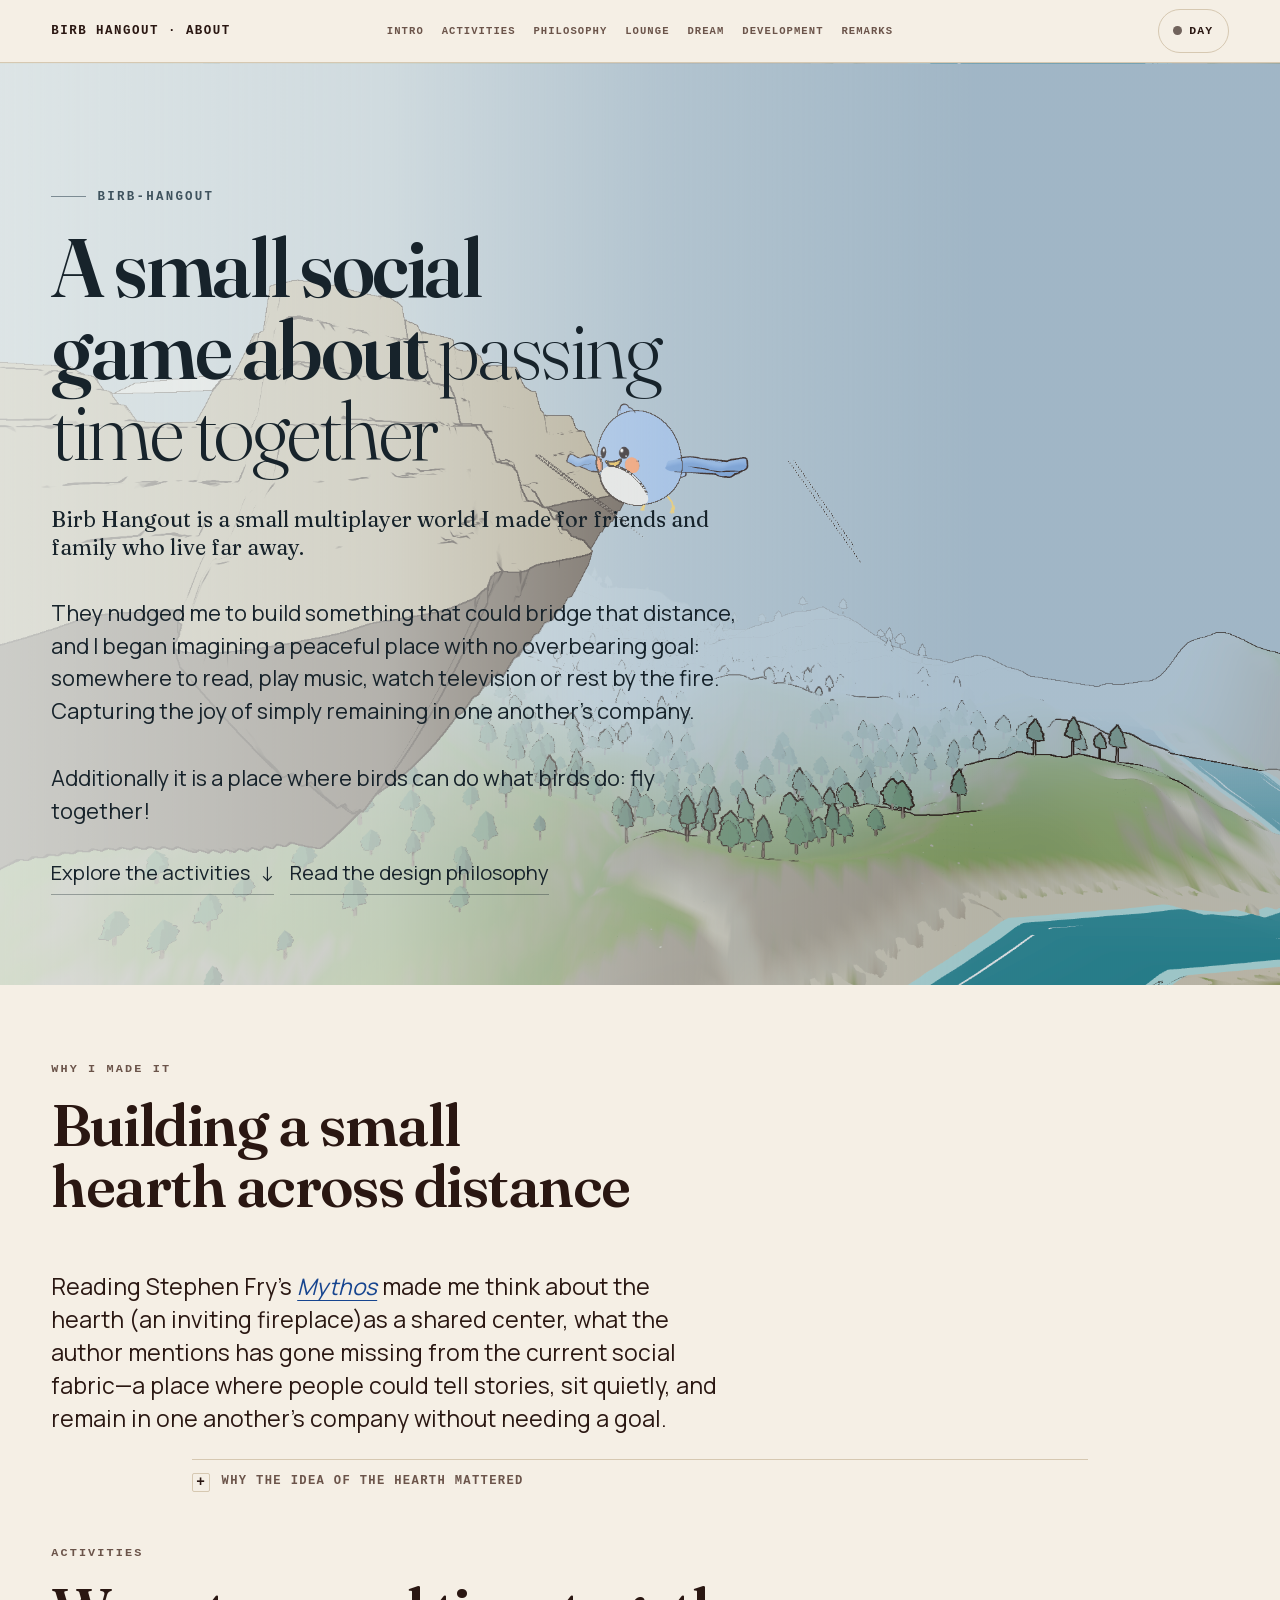
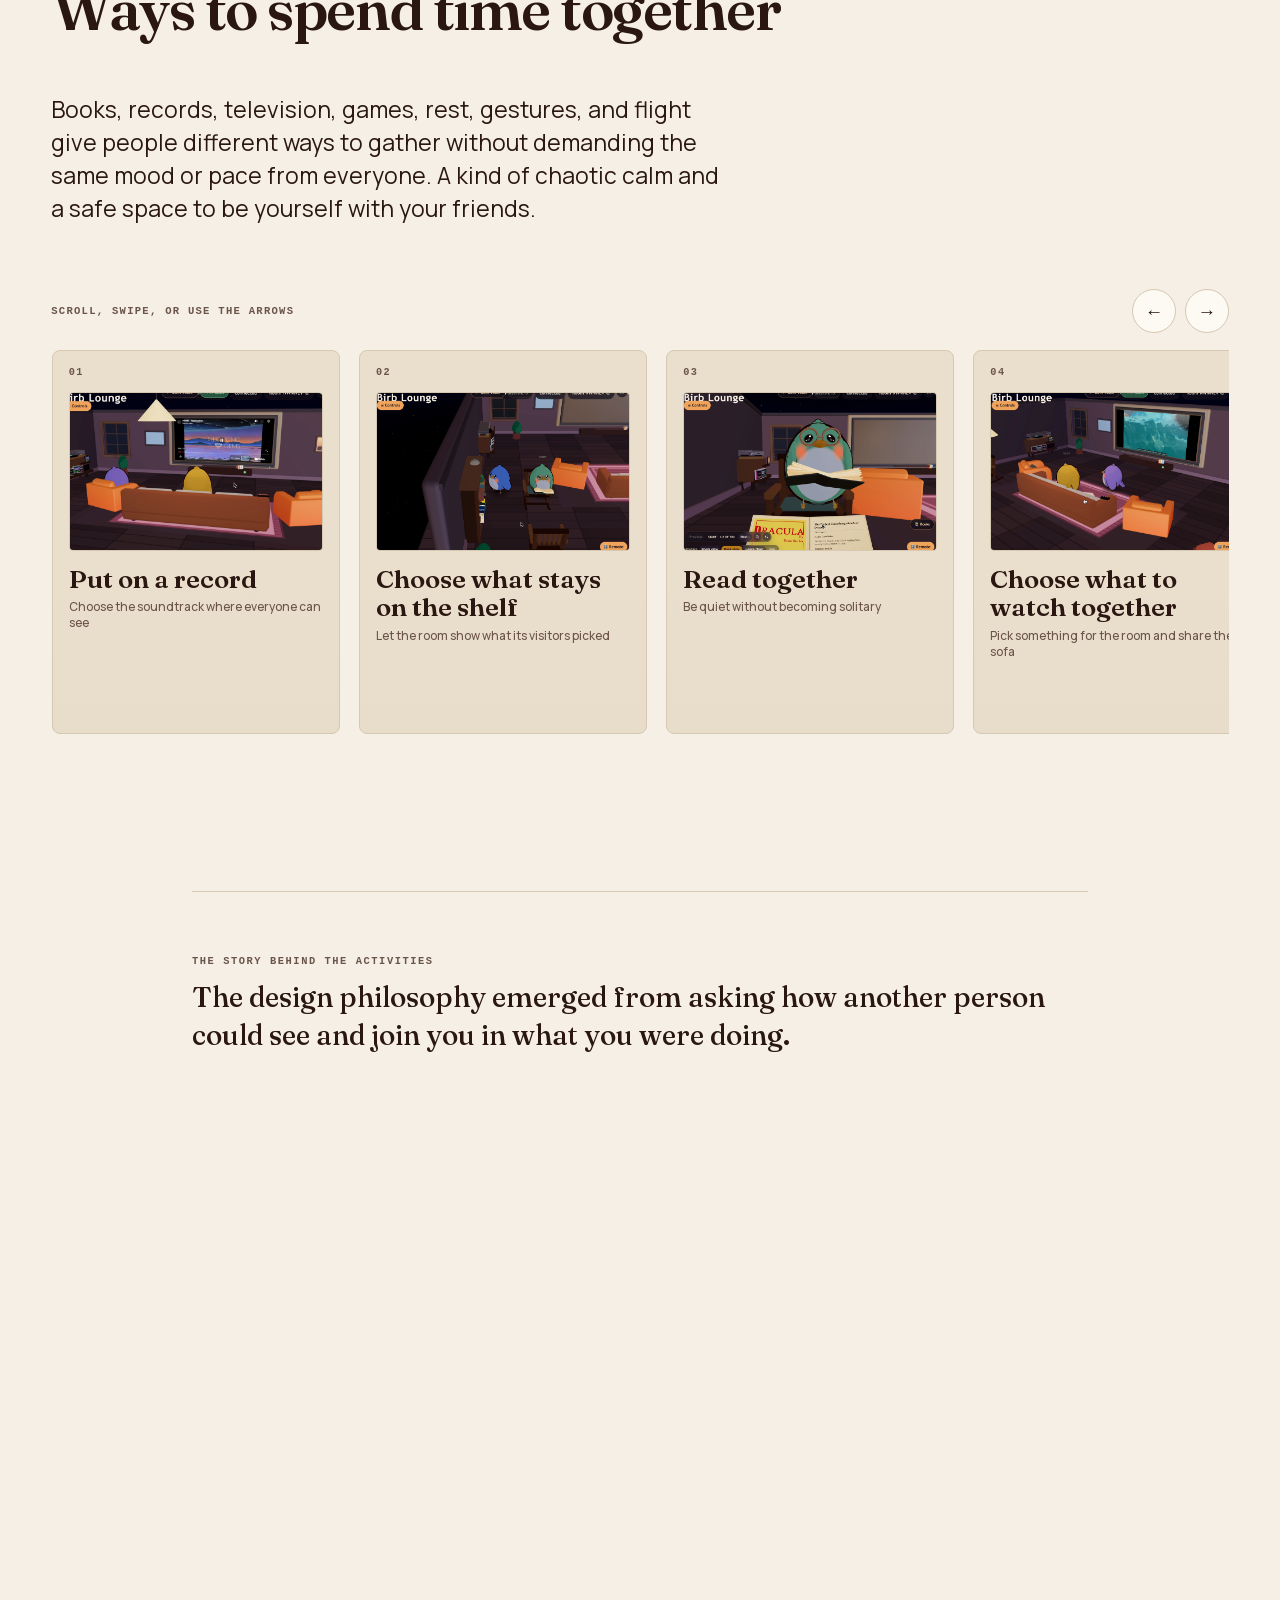
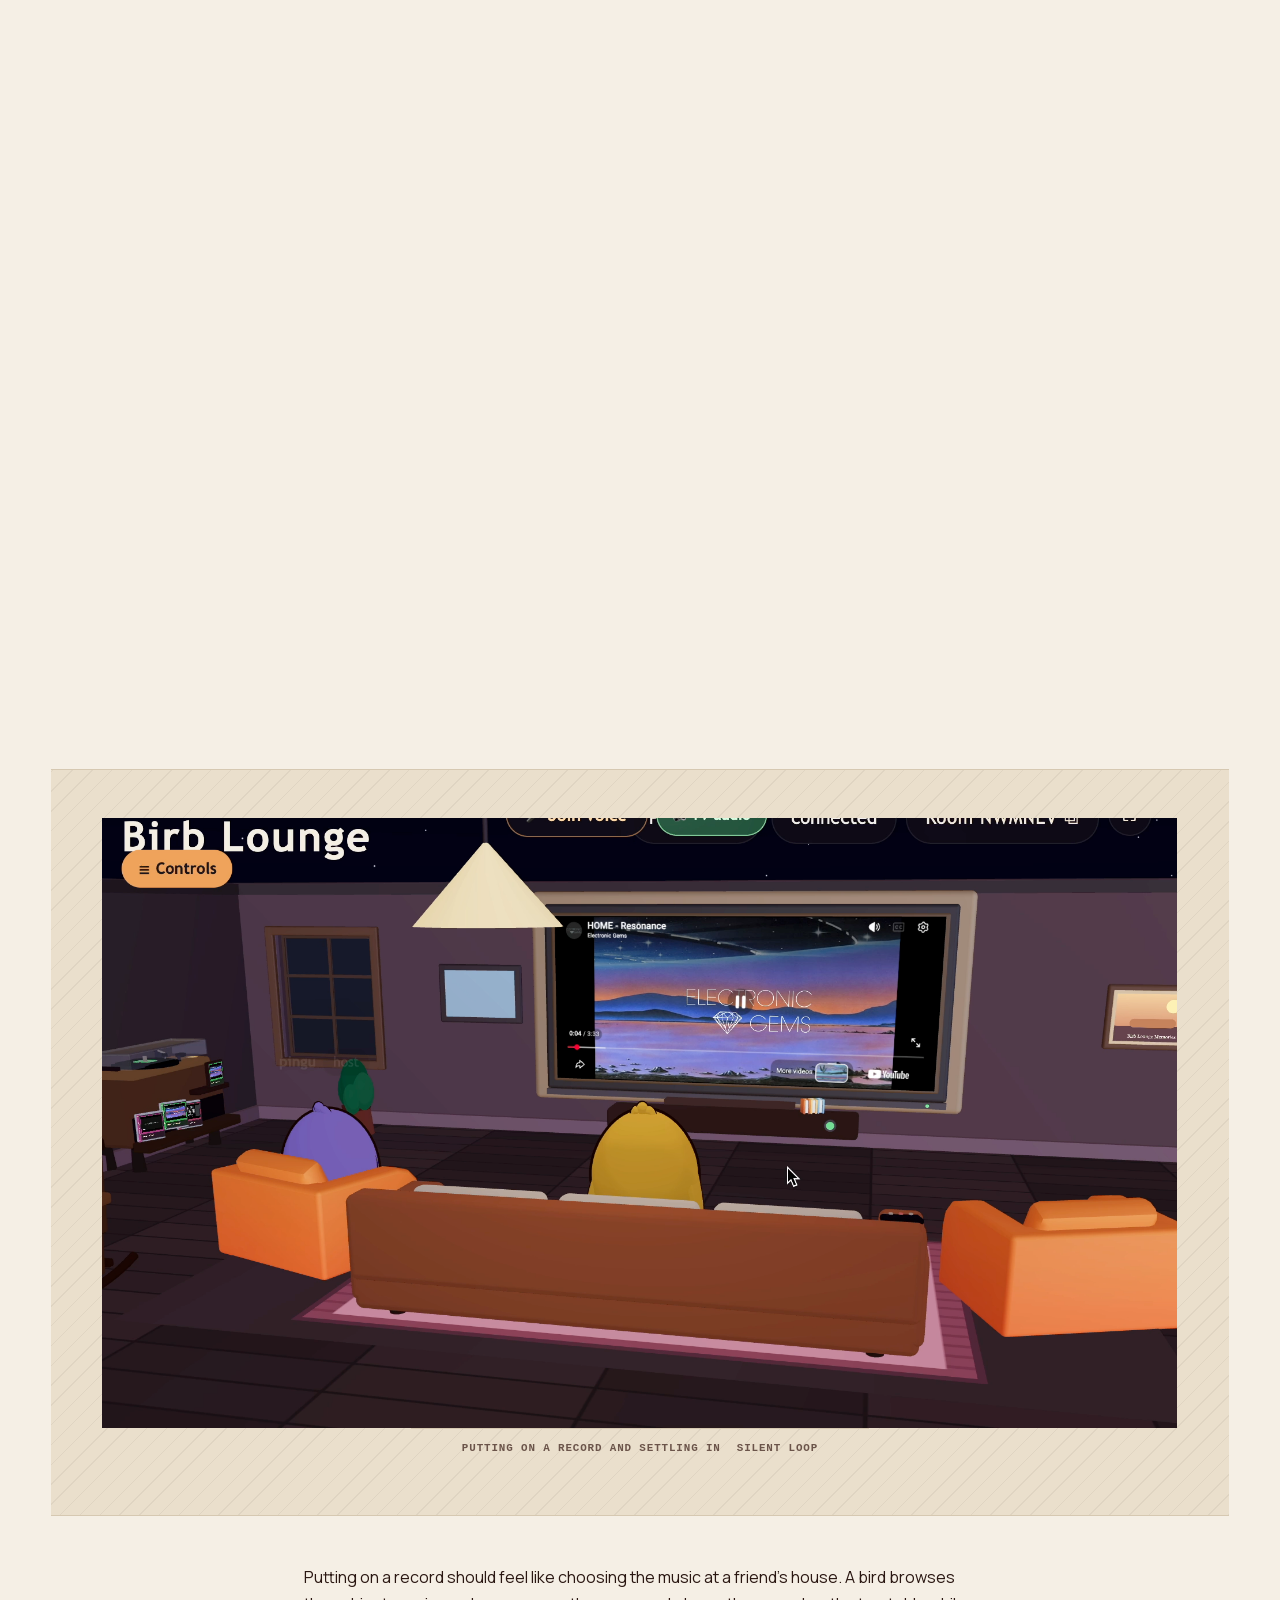
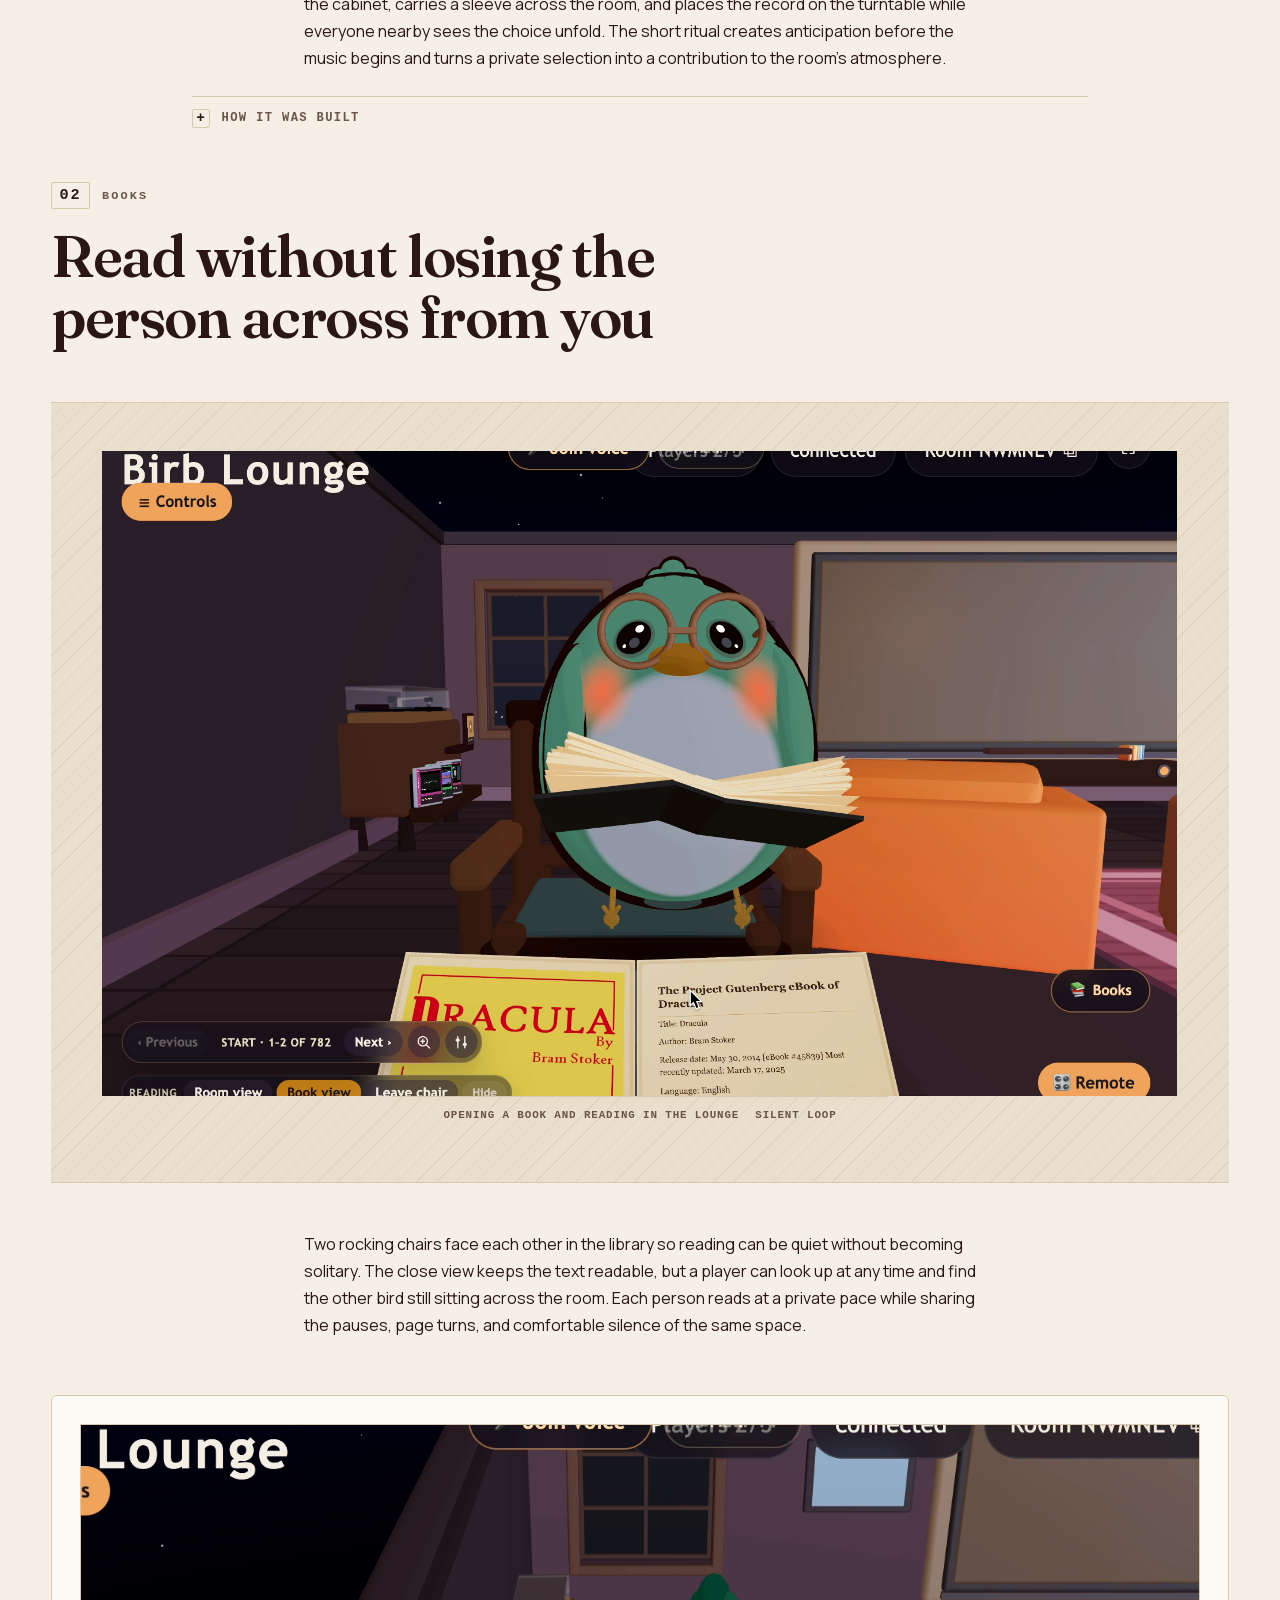
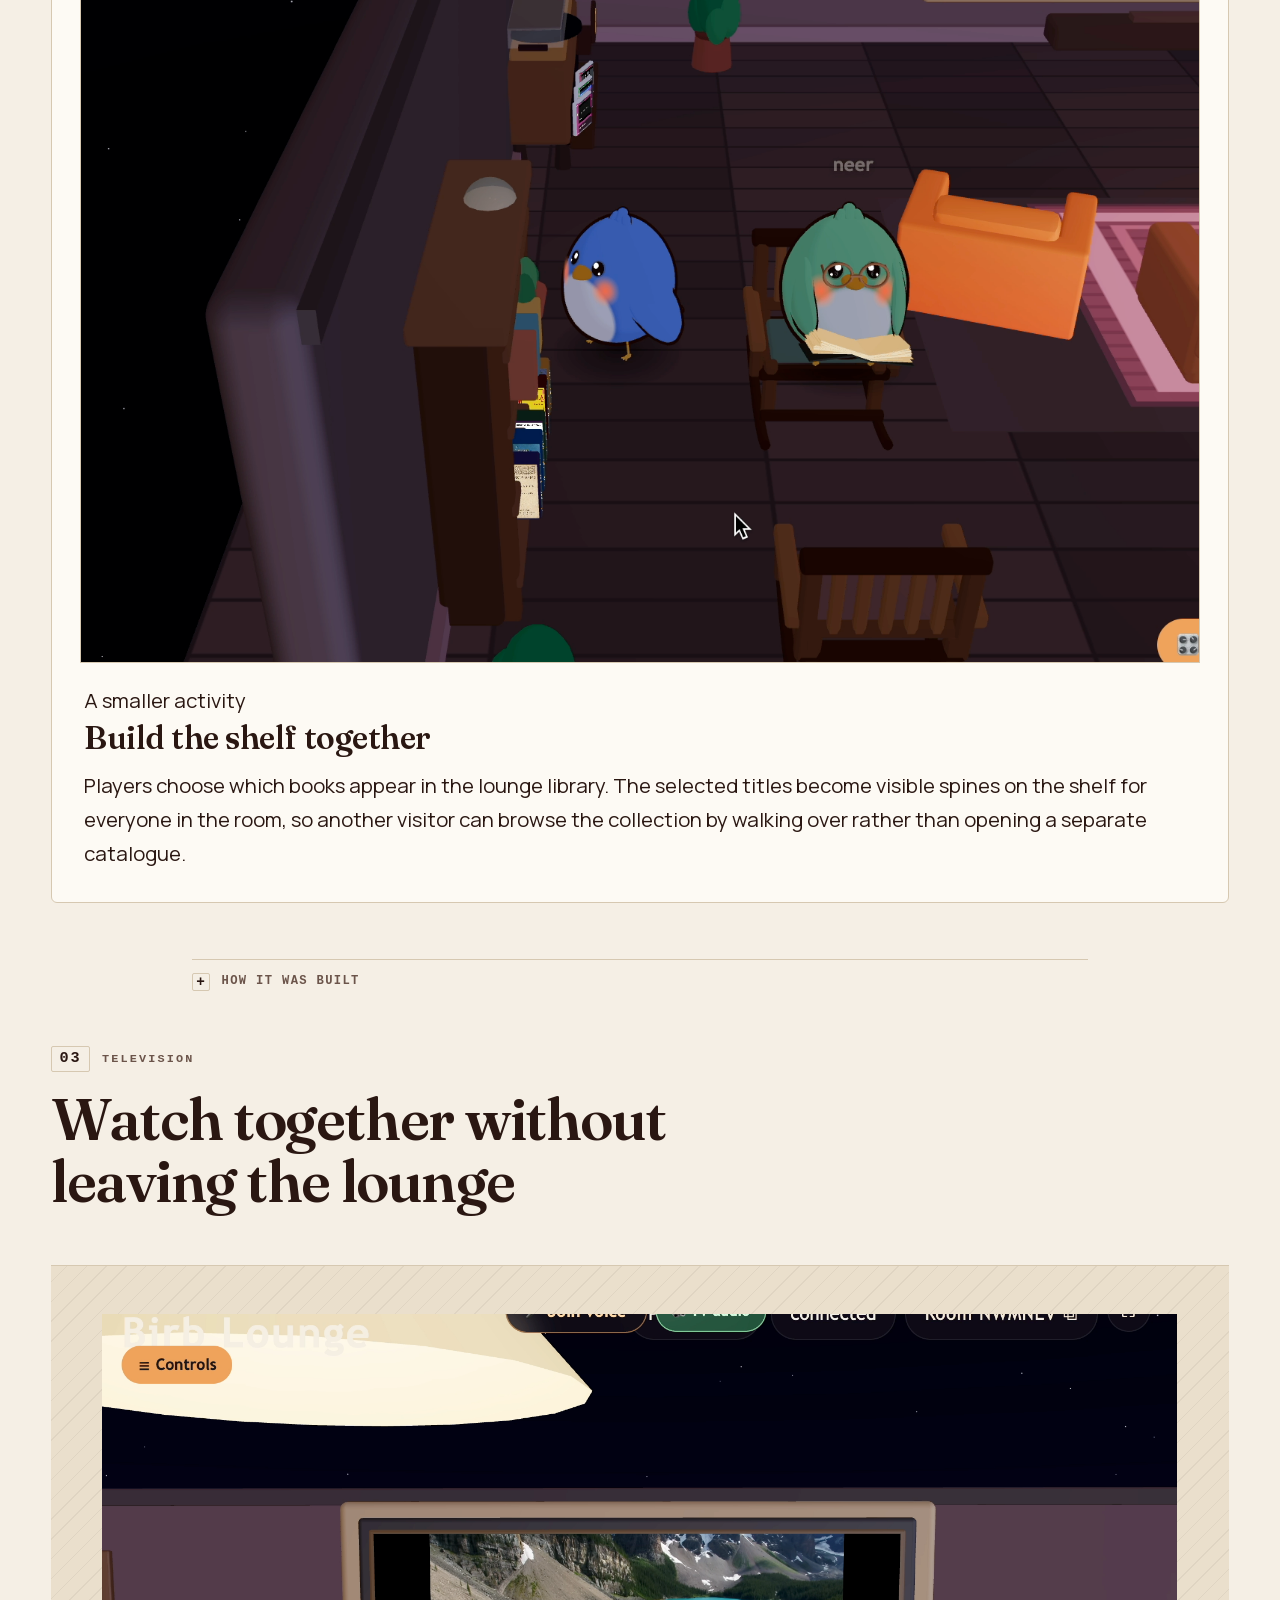
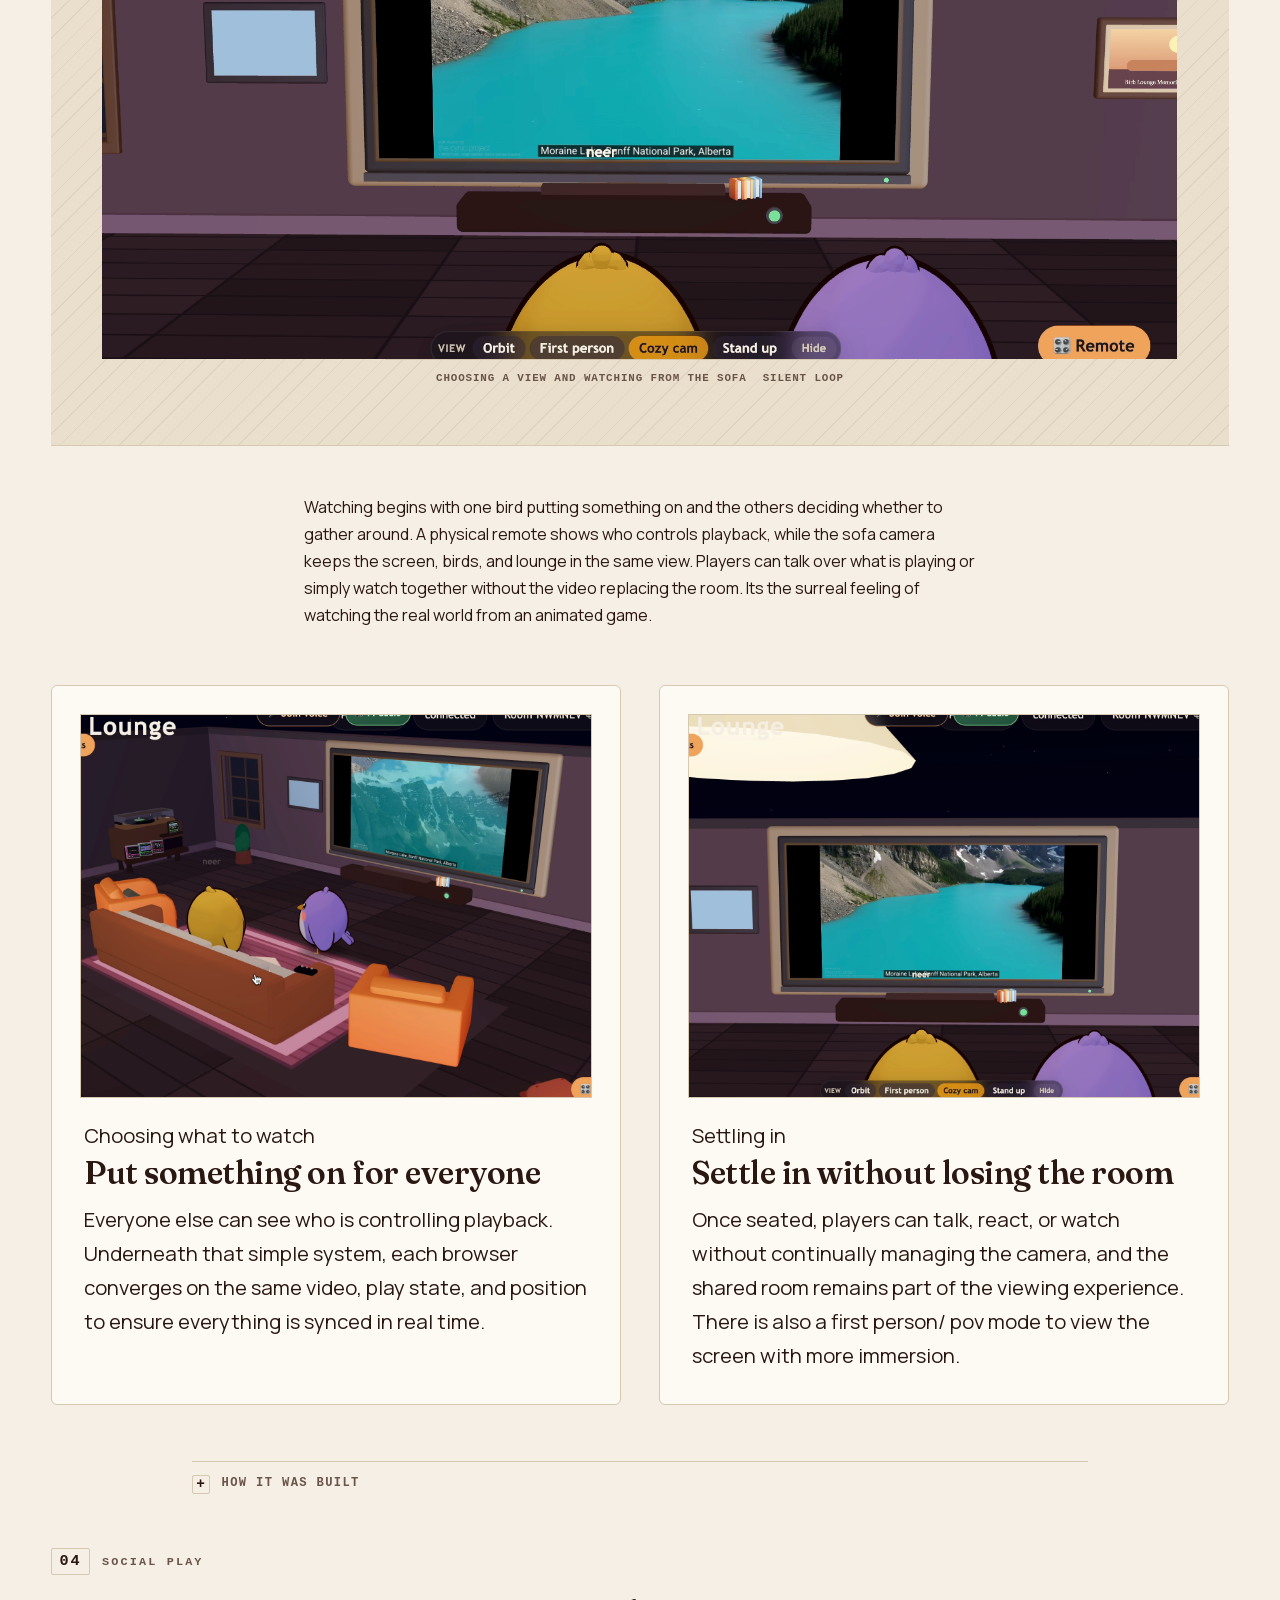
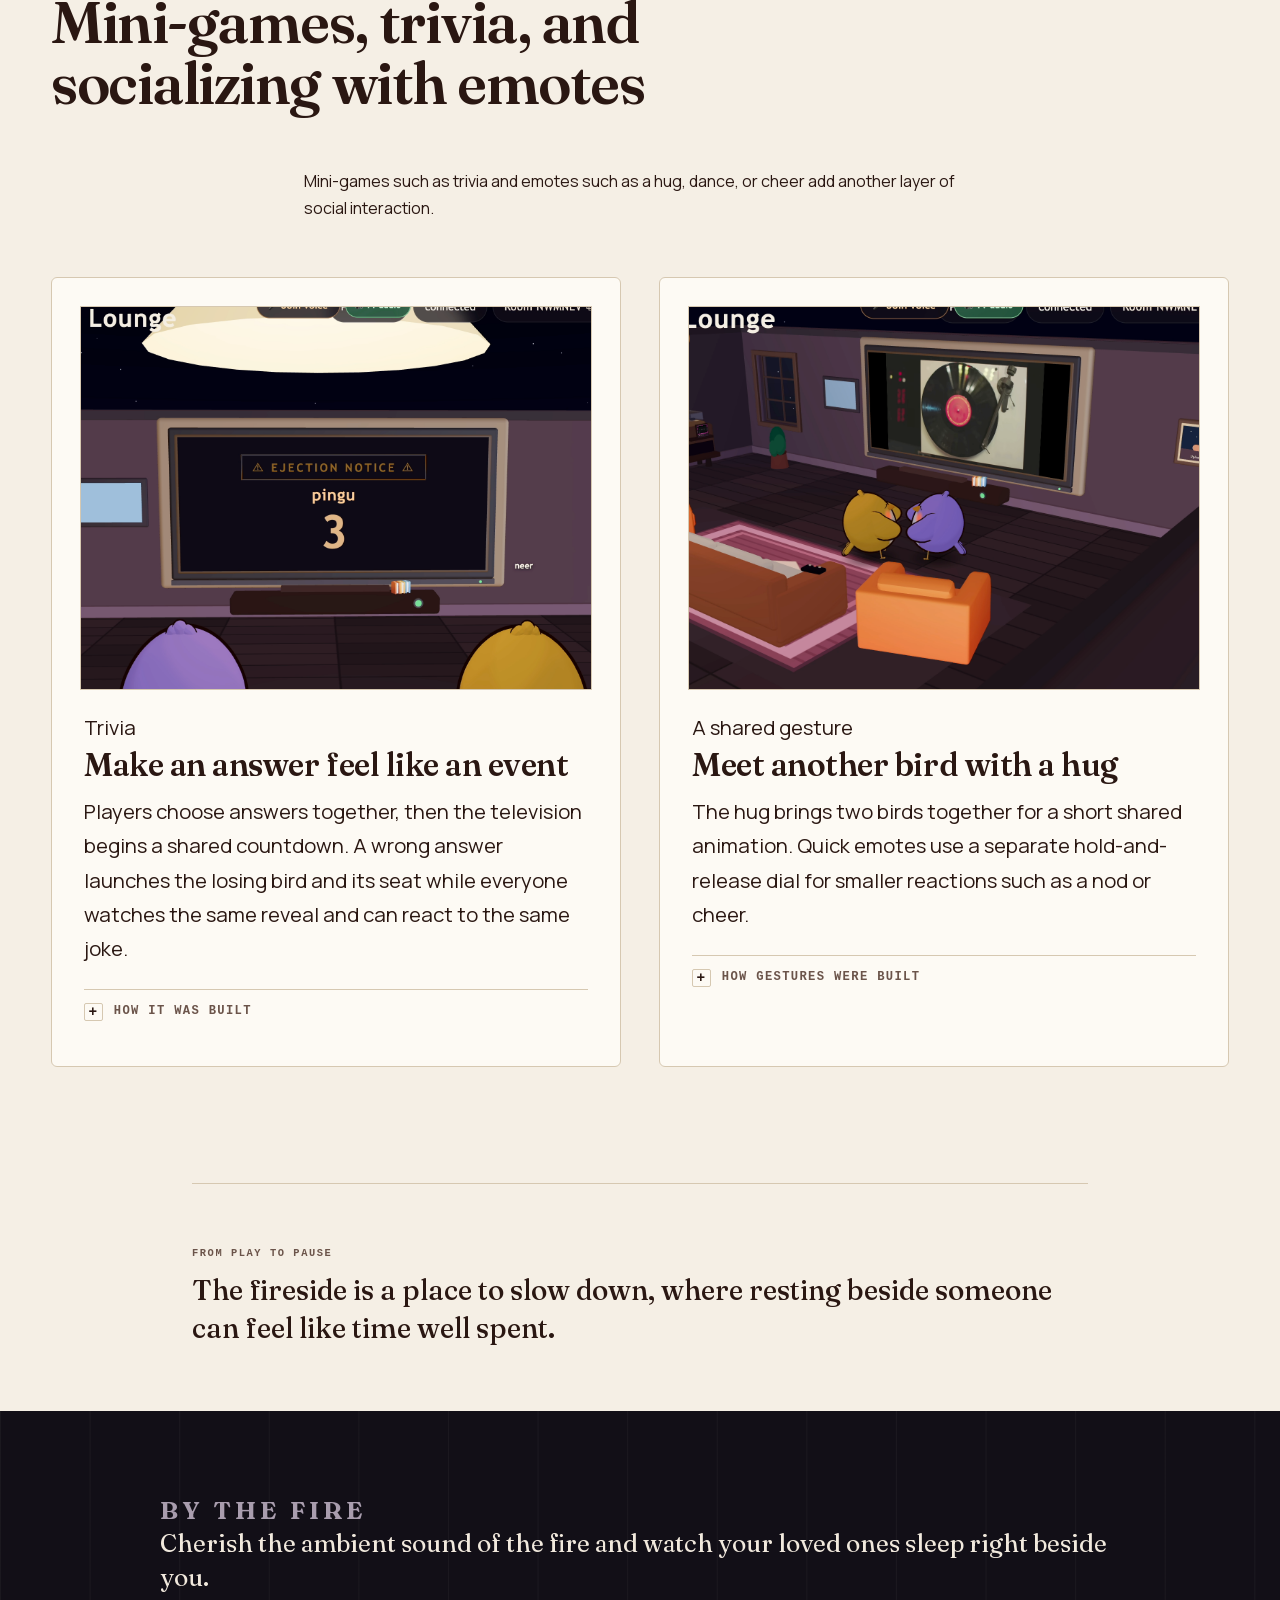
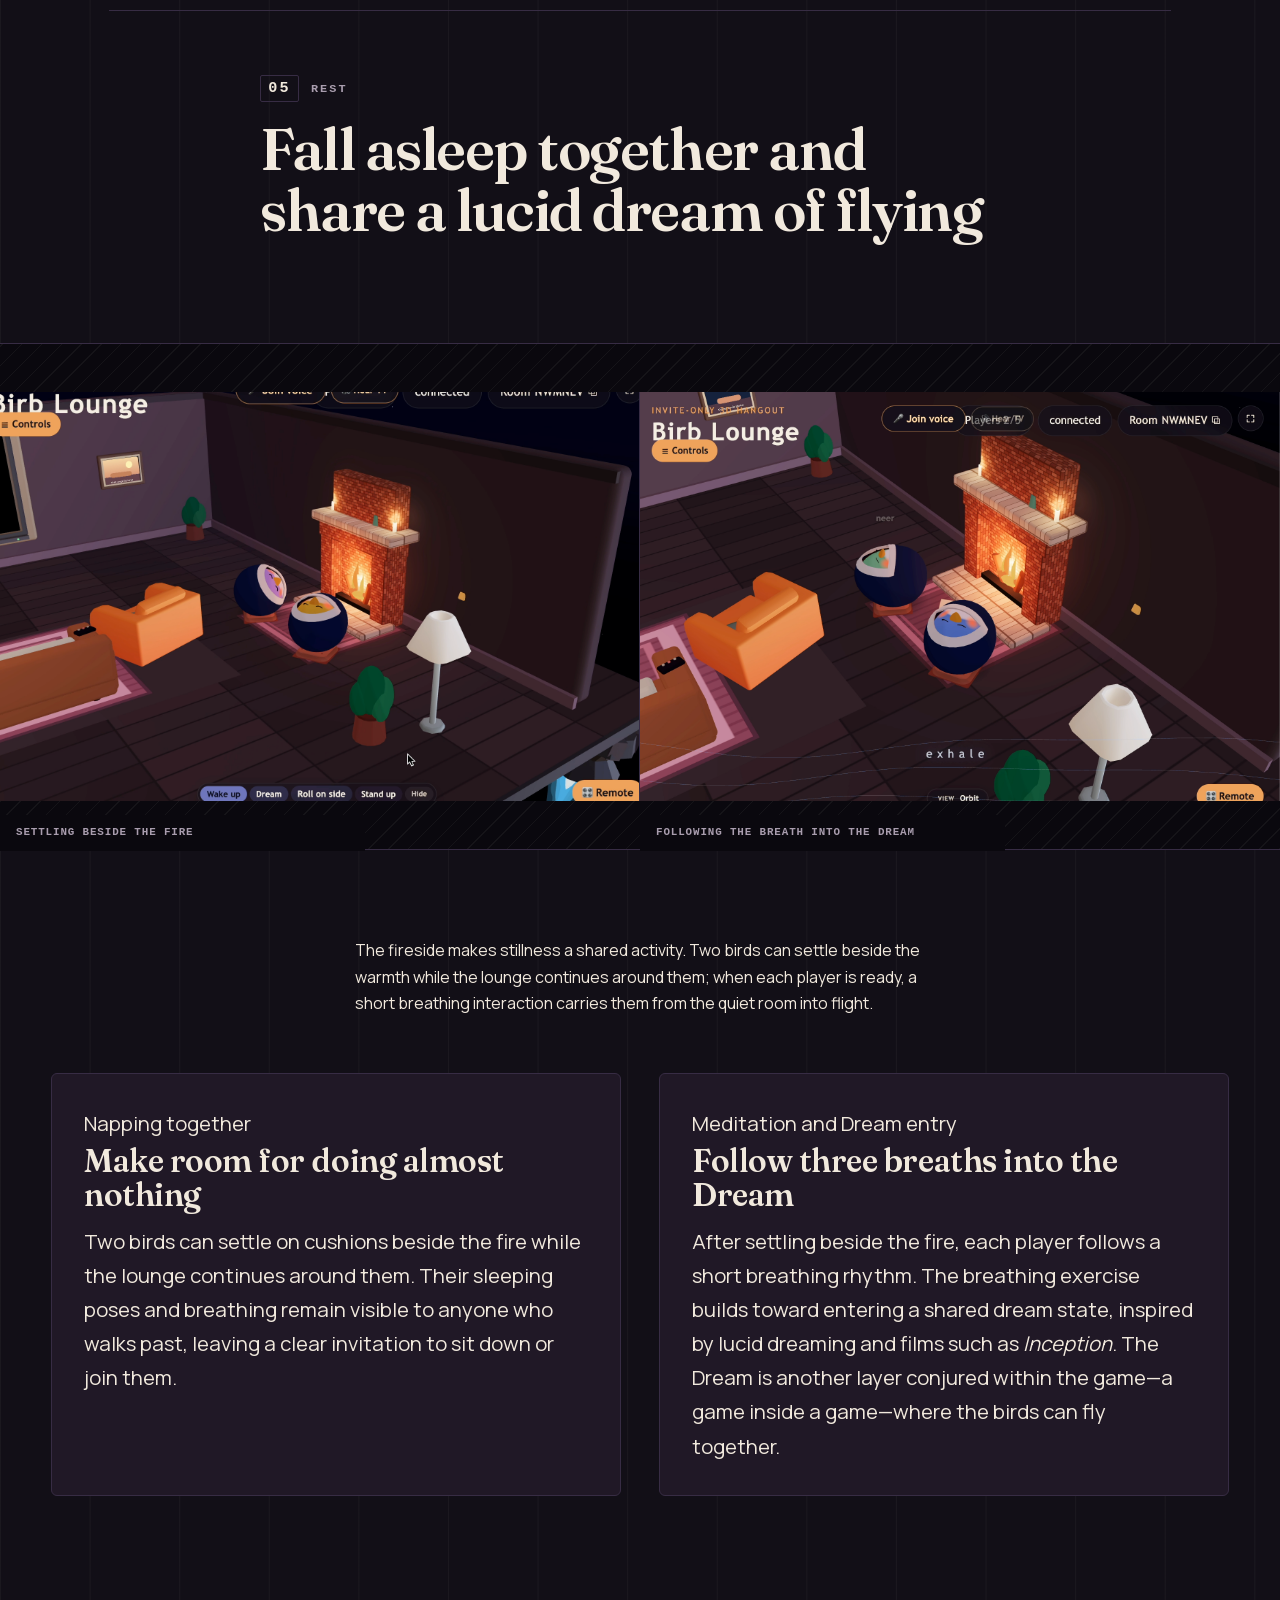
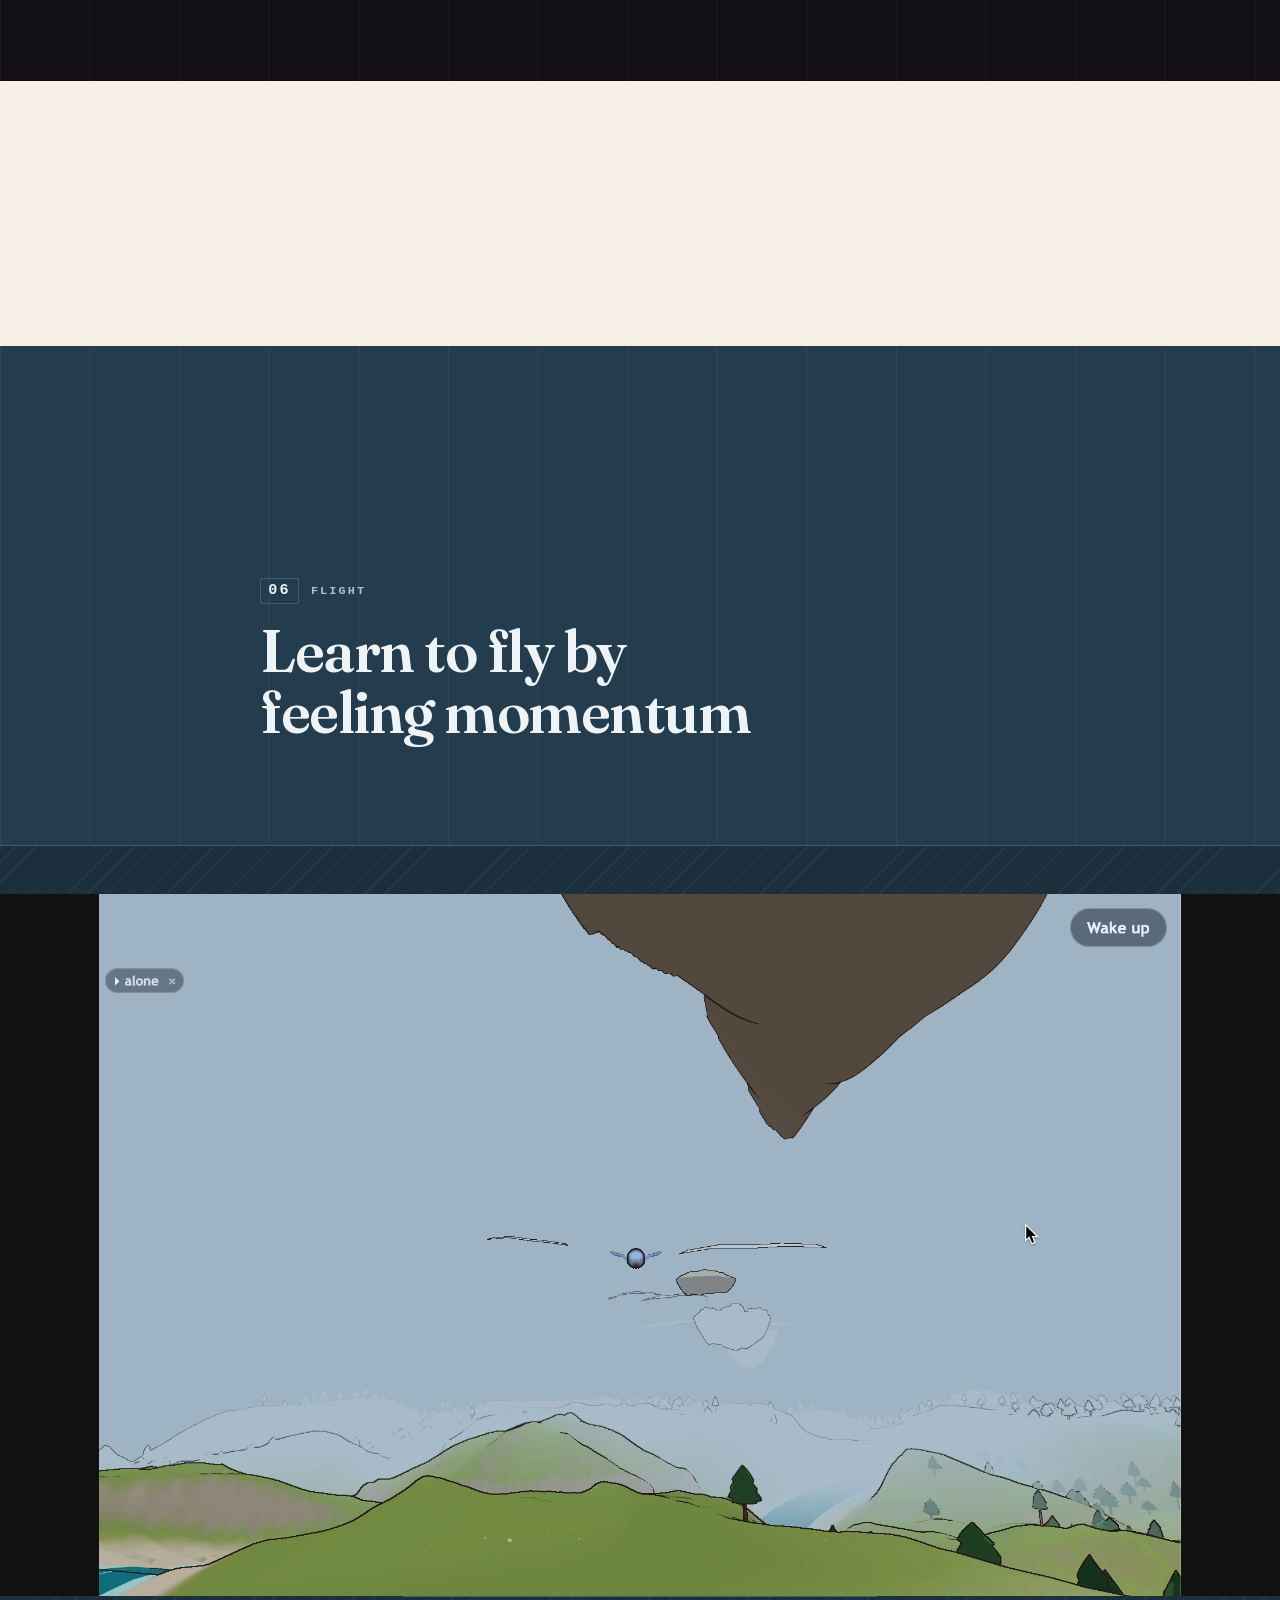
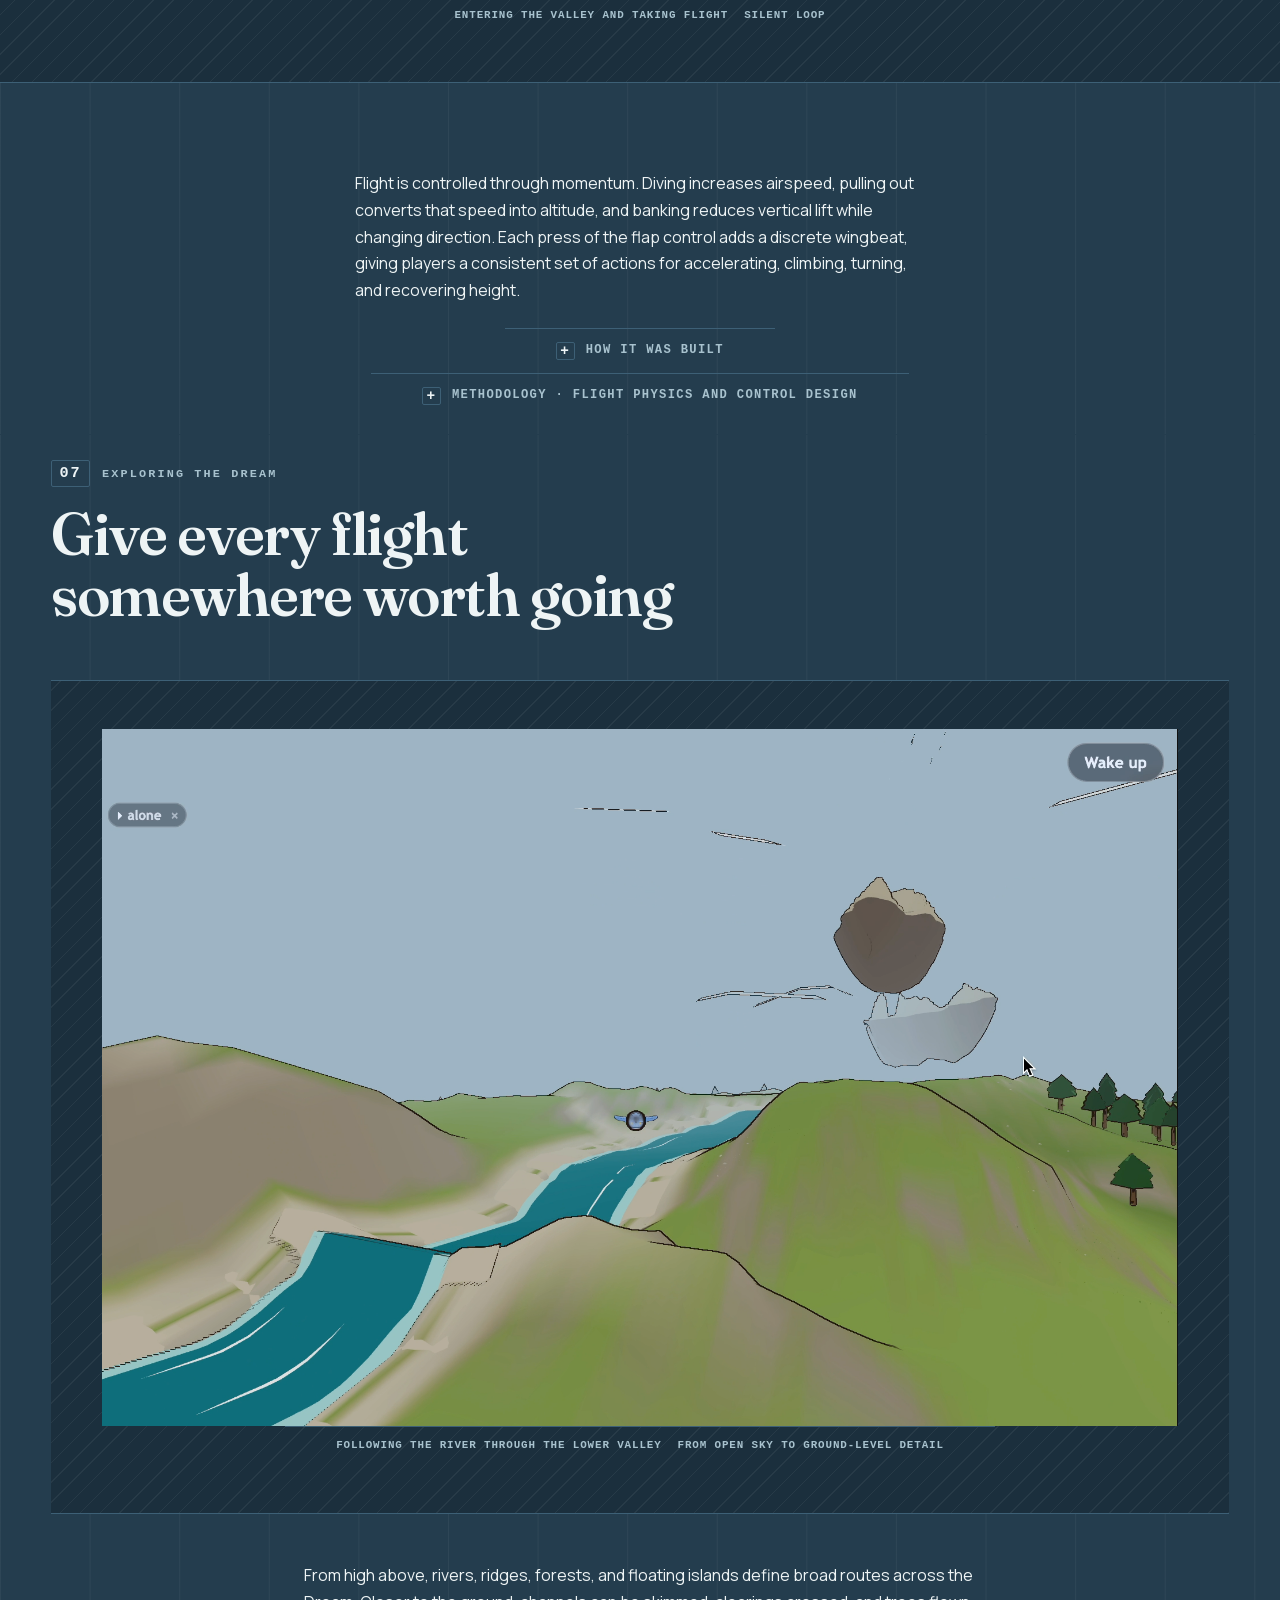
<file: index.html>
<!doctype html>
<html lang="en" data-theme="light">
<head>
<meta charset="utf-8">
<meta name="viewport" content="width=device-width,initial-scale=1">
<title>Birb Hangout — About</title>
<meta name="description" content="A shared world built around things two small birds can do together.">
<meta name="color-scheme" content="light dark">
<style>
/* ------------------------------------------------------------------
   Fonts — Fraunces & Manrope, SIL Open Font License 1.1, embedded as
   data URIs so the page has no external dependency of any kind.
   Licence texts travel with the vendored files in styles/fonts/.
   ------------------------------------------------------------------ */
@font-face{
  font-family:"Fraunces";
  src:url([data-uri]) format("woff2");
  font-weight:100 900;font-style:normal;font-display:swap;
}
@font-face{
  font-family:"Manrope";
  src:url([data-uri]) format("woff2");
  font-weight:200 800;font-style:normal;font-display:swap;
}

/* ==================================================================
   1 · Tokens — the complete light palette lives here, on bare :root.
   ================================================================== */
:root{
  color-scheme:light dark;

  /* day / paper */
  --paper:#f5efe5;
  --paper-deep:#eadfcc;
  --paper-raised:#fdfaf4;
  --ink:#2a1712;
  --ink-soft:#6b544a;
  --ink-rule:#d6c8b1;
  --paper-hatch:rgba(42,23,18,.055);
  --paper-link:#17458f;

  /* night / instrument */
  --night:#120f17;
  --night-raised:#201826;
  --night-deep:#0a080e;
  --night-fg:#f1e9dd;
  --night-fg-soft:#a99dae;
  --night-rule:#372c44;
  --night-hatch:rgba(241,233,221,.05);

  /* dream / bridge */
  --dream:#243d4e;
  --dream-raised:#2d4b5f;
  --dream-deep:#1b2f3d;
  --dream-fg:#eef4f5;
  --dream-fg-soft:#a8c2ce;
  --dream-rule:#3d6076;
  --dream-hatch:rgba(238,244,245,.06);

  /* accents — never carry meaning alone */
  --apricot:#f0a35b;
  --mint:#8bd8a2;
  --blueberry:#78a7ff;
  --danger:#e5484d;
  --neutral:#9b8d7d;
  --dark-link:#9dbeff;

  /* metrics */
  --gutter:clamp(1.25rem,4vw,4.5rem);
  --measure:42rem;
  --w-inset:56rem;
  --w-wide:76rem;
  --w-cinema:92rem;
  --pad-y:clamp(4rem,6.5vw,7.5rem);
  --rail-w:13.5rem;

  --sans:"Manrope",-apple-system,BlinkMacSystemFont,"Segoe UI",Roboto,"Helvetica Neue",Arial,sans-serif;
  --serif:"Fraunces","Iowan Old Style","Palatino Linotype",Palatino,Georgia,"Times New Roman",serif;
  --mono:ui-monospace,SFMono-Regular,"SF Mono",Menlo,Consolas,"Liberation Mono","Courier New",monospace;

  /* default field = paper (used by chrome outside a field) */
  --field-bg:var(--paper);
  --field-fg:var(--ink);
  --field-soft:var(--ink-soft);
  --field-rule:var(--ink-rule);
  --field-raised:var(--paper-raised);
  --field-deep:var(--paper-deep);
  --field-hatch:var(--paper-hatch);
  --link:var(--paper-link);
}

/* dark theme — token overrides only, guarded so an explicit light choice wins */
@media (prefers-color-scheme:dark){
  :root:not([data-theme="light"]){
    --paper:#1a1512;
    --paper-deep:#241c17;
    --paper-raised:#221a15;
    --ink:#f0e6d7;
    --ink-soft:#b5a392;
    --ink-rule:#3b2e26;
    --paper-hatch:rgba(240,230,215,.05);
    --paper-link:#9dbeff;

    --night:#0a080e;
    --night-raised:#171220;
    --night-deep:#050409;
    --night-rule:#2b2334;

    --dream:#16252f;
    --dream-raised:#1f3341;
    --dream-deep:#101c24;
    --dream-rule:#2f4b5d;

    --danger:#ff7276;
    --neutral:#a2958a;
  }
}
:root[data-theme="dark"]{
  --paper:#1a1512;
  --paper-deep:#241c17;
  --paper-raised:#221a15;
  --ink:#f0e6d7;
  --ink-soft:#b5a392;
  --ink-rule:#3b2e26;
  --paper-hatch:rgba(240,230,215,.05);
  --paper-link:#9dbeff;

  --night:#0a080e;
  --night-raised:#171220;
  --night-deep:#050409;
  --night-rule:#2b2334;

  --dream:#16252f;
  --dream-raised:#1f3341;
  --dream-deep:#101c24;
  --dream-rule:#2f4b5d;

  --danger:#ff7276;
  --neutral:#a2958a;
}

/* ==================================================================
   2 · Base
   ================================================================== */
*,*::before,*::after{box-sizing:border-box}
html{-webkit-text-size-adjust:100%}
html:focus-within{scroll-behavior:smooth}
body{
  margin:0;
  overflow-x:clip;
  background:var(--paper);
  color:var(--ink);
  font-family:var(--sans);
  font-size:clamp(1.06rem,.4vw + .95rem,1.28rem);
  line-height:1.55;
  font-weight:400;
  font-synthesis-weight:none;
  text-rendering:optimizeLegibility;
  -webkit-font-smoothing:antialiased;
}
img,svg,video{max-width:100%;height:auto}
p,li{overflow-wrap:break-word}
h1,h2,h3,h4{font-family:var(--serif);font-weight:600;line-height:1.04;margin:0;letter-spacing:-.015em}
a{color:var(--link);text-underline-offset:.22em;text-decoration-thickness:.06em}
a:hover{text-decoration-thickness:.12em}
:focus-visible{outline:3px solid var(--blueberry);outline-offset:3px;border-radius:2px}
::selection{background:var(--apricot);color:#2a1712}
hr{border:0;border-top:1px solid var(--field-rule);margin:0}

.skip{
  position:fixed;left:1rem;top:-6rem;z-index:200;
  display:inline-flex;align-items:center;min-height:44px;
  padding:.5rem 1.1rem;border-radius:2px;
  background:var(--ink);color:var(--paper);
  font:600 .95rem/1 var(--sans);text-decoration:none;
  transition:top .18s ease;
}
.skip:focus{top:1rem}
.vh{position:absolute!important;width:1px;height:1px;margin:-1px;padding:0;overflow:hidden;clip:rect(0 0 0 0);clip-path:inset(50%);white-space:nowrap;border:0}

/* ==================================================================
   3 · Fields — the structural paper / instrument / dream contrast
   ================================================================== */
.field{
  background:var(--field-bg);
  color:var(--field-fg);
  padding:var(--pad-y) var(--gutter);
  position:relative;
  transition:background-color .5s ease,color .5s ease;
}
.f-paper{
  --field-bg:var(--paper);--field-fg:var(--ink);--field-soft:var(--ink-soft);
  --field-rule:var(--ink-rule);--field-raised:var(--paper-raised);--field-deep:var(--paper-deep);
  --field-hatch:var(--paper-hatch);--link:var(--paper-link);
}
.f-night{
  --field-bg:var(--night);--field-fg:var(--night-fg);--field-soft:var(--night-fg-soft);
  --field-rule:var(--night-rule);--field-raised:var(--night-raised);--field-deep:var(--night-deep);
  --field-hatch:var(--night-hatch);--link:var(--dark-link);
}
.f-dream{
  --field-bg:var(--dream);--field-fg:var(--dream-fg);--field-soft:var(--dream-fg-soft);
  --field-rule:var(--dream-rule);--field-raised:var(--dream-raised);--field-deep:var(--dream-deep);
  --field-hatch:var(--dream-hatch);--link:var(--dark-link);
}
/* the instrument fields run on a tighter measure and a visible grid */
.f-night .beat,.f-night .runin-list{font-size:.97em}
.f-night::before,.f-dream::before{
  content:"";position:absolute;inset:0;pointer-events:none;
  background-image:linear-gradient(to right,var(--field-hatch) 1px,transparent 1px);
  background-size:clamp(48px,7vw,96px) 100%;
  opacity:.85;
}
.f-night>*,.f-dream>*{position:relative}

/* widths */
.text,.inset,.wide,.cinema{margin-inline:auto;width:100%}
.text{max-width:var(--measure)}
.inset{max-width:var(--w-inset)}
.wide{max-width:var(--w-wide)}
.cinema{max-width:var(--w-cinema)}
.stack>*+*{margin-top:1.05em}
.beat>p{margin:0}
.beat>p+p{margin-top:1.05em}

/* ==================================================================
   4 · Chrome — progress, rail, top bar
   ================================================================== */
.progress{
  position:fixed;inset:0 0 auto 0;height:3px;z-index:120;
  background:transparent;pointer-events:none;
}
.progress>i{
  display:block;height:100%;width:100%;
  transform:scaleX(var(--p,0));transform-origin:0 50%;
  background:linear-gradient(90deg,var(--apricot),var(--mint) 55%,var(--blueberry));
}
.topbar{
  position:sticky;top:0;z-index:100;
  display:grid;grid-template-columns:minmax(11rem,1fr) auto minmax(11rem,1fr);align-items:center;gap:1rem;
  padding:.55rem var(--gutter);
  background:var(--field-bg);
  color:var(--field-fg);
  border-bottom:1px solid var(--field-rule);
  transition:background-color .5s ease,color .5s ease,border-color .5s ease;
}
:root[data-field="night"] .topbar{--field-bg:var(--night);--field-fg:var(--night-fg);--field-rule:var(--night-rule);--link:var(--dark-link)}
:root[data-field="dream"] .topbar{--field-bg:var(--dream);--field-fg:var(--dream-fg);--field-rule:var(--dream-rule);--link:var(--dark-link)}
.topbar__mark{
  font:600 .78rem/1 var(--mono);letter-spacing:.12em;text-transform:uppercase;
  text-decoration:none;color:inherit;display:inline-flex;align-items:center;min-height:44px;
  min-width:0;flex:0 1 auto;overflow:hidden;text-overflow:ellipsis;white-space:nowrap;
}
.topbar__mark b{font-weight:700}
.topbar__nav{display:flex;align-items:stretch;justify-content:center;gap:clamp(.7rem,1.4vw,1.3rem);min-width:0}
.topbar__nav a{
  position:relative;display:inline-flex;align-items:center;min-height:44px;white-space:nowrap;
  color:var(--field-soft);text-decoration:none;
  font:650 .66rem/1 var(--mono);letter-spacing:.1em;text-transform:uppercase;
}
.topbar__nav a::after{content:"";position:absolute;left:0;right:0;bottom:.28rem;height:1px;background:currentColor;transform:scaleX(0);transition:transform .18s ease}
.topbar__nav a:hover,.topbar__nav a:focus-visible,.topbar__nav a[aria-current="true"]{color:var(--field-fg)}
.topbar__nav a[aria-current="true"]::after{transform:scaleX(1)}
.topbar__right{display:flex;align-items:center;justify-self:end;gap:.4rem;flex:none}
section[id]{scroll-margin-top:5rem}
@media (max-width:1100px){
  .topbar{grid-template-columns:minmax(0,1fr) auto;gap:.15rem .75rem;padding-bottom:0}
  .topbar__nav{grid-column:1/-1;grid-row:2;justify-content:flex-start;overflow-x:auto;overscroll-behavior-inline:contain;scrollbar-width:none;margin-inline:calc(var(--gutter) * -1);padding-inline:var(--gutter)}
  .topbar__nav::-webkit-scrollbar{display:none}
  .topbar__nav a{min-height:38px}
  section[id]{scroll-margin-top:7rem}
}
@media (max-width:520px){
  .topbar{gap:.5rem}
  .topbar__suffix{display:none}
  .tbtn{padding:0 .7rem;letter-spacing:.08em}
}
.tbtn{
  flex:none;white-space:nowrap;
  font:600 .72rem/1 var(--mono);letter-spacing:.1em;text-transform:uppercase;
  color:inherit;background:transparent;border:1px solid var(--field-rule);
  border-radius:999px;padding:0 .9rem;min-height:44px;min-width:44px;cursor:pointer;
  display:inline-flex;align-items:center;gap:.45rem;
}
.tbtn:hover{border-color:currentColor}
.tbtn__dot{width:.55rem;height:.55rem;border-radius:50%;background:currentColor;opacity:.65}

/* chapter rail — collapsed to numerals in the gutter, label on hover/focus */
.rail{
  position:fixed;left:.6rem;top:50%;transform:translateY(-50%);z-index:90;display:none;
}
.rail ol{list-style:none;margin:0;padding:0;display:grid;gap:2px}
.rail a{
  position:relative;display:flex;align-items:center;gap:.35rem;
  height:44px;padding:0 .3rem;border-radius:3px;text-decoration:none;
  color:var(--field-soft);font:500 .7rem/1 var(--mono);letter-spacing:.04em;
  transition:color .2s ease,background-color .2s ease;
}
.rail a:hover{color:var(--field-fg);background:var(--field-hatch)}
.rail a .n{font-variant-numeric:tabular-nums;opacity:.85}
.rail a .k{width:.5rem;height:.5rem;border:1px solid currentColor;border-radius:1px;flex:none}
.rail a[data-k="night"] .k{background:currentColor}
.rail a[data-k="dream"] .k{border-radius:50%}
.rail a[aria-current="true"]{color:var(--field-fg);font-weight:700}
.rail a .t{
  position:absolute;left:100%;top:50%;transform:translateY(-50%);margin-left:.4rem;
  white-space:nowrap;padding:.32rem .6rem;border-radius:3px;
  background:var(--field-raised);border:1px solid var(--field-rule);color:var(--field-fg);
  opacity:0;pointer-events:none;transition:opacity .18s ease;
  font-size:.7rem;letter-spacing:.06em;
}
.rail a:hover .t,.rail a:focus-visible .t{opacity:1}
@media (min-width:1400px){.rail{display:block}}
:root[data-field="night"] .rail{--field-fg:var(--night-fg);--field-soft:var(--night-fg-soft);--field-rule:var(--night-rule);--field-raised:var(--night-raised);--field-hatch:var(--night-hatch)}
:root[data-field="dream"] .rail{--field-fg:var(--dream-fg);--field-soft:var(--dream-fg-soft);--field-rule:var(--dream-rule);--field-raised:var(--dream-raised);--field-hatch:var(--dream-hatch)}

/* ==================================================================
   5 · Hero
   ================================================================== */
.hero{
  min-height:100svh;
  display:grid;align-content:center;
  padding-top:clamp(5rem,14vh,9rem);
  padding-bottom:clamp(4rem,10vh,7rem);
  overflow:hidden;
  --field-fg:#17232b;--field-soft:#3f535e;--field-rule:rgba(23,35,43,.34);
  background-image:linear-gradient(90deg,rgba(238,242,239,.78) 0%,rgba(238,242,239,.62) 30%,rgba(238,242,239,.24) 52%,rgba(238,242,239,.02) 76%),url("media/hero-dream-flight.png");
  background-size:cover;
  background-position:center center;
}
.hero__sky{
  position:absolute;inset:-8% -2% -2%;pointer-events:none;z-index:0;
  will-change:transform;
  display:none;
}
.hero__sky svg{width:100%;height:100%;display:block}
.hero__inner{position:relative;z-index:1;max-width:var(--w-wide);margin-inline:auto;width:100%}
.eyebrow{
  font:700 .78rem/1.3 var(--mono);letter-spacing:.18em;text-transform:uppercase;
  color:var(--field-soft);margin:0 0 1.4rem;
  display:flex;align-items:center;gap:.7rem;flex-wrap:wrap;
}
.eyebrow::before{content:"";width:2.2rem;height:1px;background:currentColor;opacity:.6;flex:none}
.hero h1{
  font-size:clamp(3.05rem,6.5vw,7rem);
  font-weight:600;line-height:.98;letter-spacing:-.03em;
  max-width:12ch;margin:0;
  text-wrap:balance;
}
.hero h1 em{font-style:normal;font-weight:300}
.hero__stand{
  margin:clamp(1.35rem,2.7vw,2.15rem) 0 0;max-width:49ch;
  font-size:clamp(1.1rem,.5vw + 1rem,1.36rem);line-height:1.5;color:var(--field-fg);
}
@media(max-width:760px){
  .hero{background-position:62% center;background-image:linear-gradient(180deg,rgba(238,242,239,.76) 0%,rgba(238,242,239,.58) 58%,rgba(238,242,239,.18) 100%),url("media/hero-dream-flight.png")}
  .hero h1{max-width:11ch}
  .hero__stand{max-width:38ch}
}
.hero__meta{
  margin-top:clamp(2.2rem,5vw,3.4rem);
  display:flex;flex-wrap:wrap;gap:.6rem 1.4rem;align-items:center;
  font:500 .74rem/1.4 var(--mono);letter-spacing:.09em;text-transform:uppercase;
  color:var(--field-soft);
}
.hero__cue{
  display:inline-flex;align-items:center;gap:.6rem;min-height:44px;
  text-decoration:none;color:var(--field-fg);border-bottom:1px solid var(--field-rule);
}
.hero__cue:hover{border-color:currentColor}
.hero__cue span.arrow{display:inline-block;transition:transform .3s ease}
.hero__cue:hover span.arrow{transform:translateY(3px)}

/* ==================================================================
   6 · Section furniture
   ================================================================== */
.sec-head{max-width:var(--w-wide);margin:0 auto clamp(2.2rem,5vw,3.4rem)}
.sec-head h2{
  font-size:clamp(2.25rem,4.6vw,4.6rem);font-weight:600;letter-spacing:-.025em;
  max-width:20ch;text-wrap:balance;
}
.sec-head .kicker{
  font:700 .74rem/1.3 var(--mono);letter-spacing:.18em;text-transform:uppercase;
  color:var(--field-soft);margin:0 0 1rem;display:flex;align-items:baseline;gap:.75rem;
}
.sec-head .kicker .num{
  font-size:.95rem;color:var(--field-fg);
  border:1px solid var(--field-rule);border-radius:2px;padding:.15rem .45rem;
}
.sec-head .anchor{
  margin:1.3rem 0 0;max-width:var(--measure);font-size:1.08em;color:var(--field-fg);
}
h3{
  font-size:clamp(1.35rem,2vw,1.9rem);font-weight:600;margin:0 0 .7em;letter-spacing:-.015em;
}
.runin{
  font-family:var(--mono);font-size:.72em;font-weight:700;
  letter-spacing:.14em;text-transform:uppercase;
  color:var(--field-soft);margin-right:.3em;
  overflow-wrap:break-word;
}
.runin-list{list-style:none;margin:1.6rem 0 0;padding:0;display:grid;gap:1.1rem;max-width:var(--measure)}
.runin-list>li{
  padding-left:1.5rem;position:relative;
}
.runin-list>li::before{
  content:"";position:absolute;left:0;top:.62em;width:.62rem;height:1px;background:var(--field-fg);opacity:.55;
}
.runin-list b{font-weight:700}
.lede{font-size:1.12em;line-height:1.45}
.mono{font-family:var(--mono);font-size:.88em}
code{
  font-family:var(--mono);font-size:.85em;
  background:var(--field-hatch);border:1px solid var(--field-rule);
  border-radius:3px;padding:.1em .35em;overflow-wrap:anywhere;
}
.f-night code,.f-dream code{background:var(--field-raised)}
strong{font-weight:700}

/* section rule between fields */
.field + .field{border-top:1px solid transparent}
</style>
<style>
/* ==================================================================
   7 · The result line — the page's spine
   ================================================================== */
.result{
  max-width:var(--w-inset);margin:clamp(2.4rem,5vw,3.6rem) auto 0;
  border-top:2px solid var(--field-fg);
  border-bottom:1px solid var(--field-rule);
  padding:1.15rem 0 1.25rem;
  display:grid;grid-template-columns:minmax(0,1fr);gap:.9rem;
}
.result__tag{
  font:700 .7rem/1 var(--mono);letter-spacing:.22em;text-transform:uppercase;
  color:var(--field-soft);margin:0;
  display:flex;align-items:center;gap:.6rem;
}
.result__tag::after{content:"";flex:1;height:1px;background:var(--field-rule)}
.result__text{
  font-family:var(--serif);font-weight:400;
  font-size:clamp(1.22rem,1.7vw,1.62rem);line-height:1.3;letter-spacing:-.012em;
  margin:0;max-width:34ch;max-width:min(100%,42ch);text-wrap:pretty;
}
.result__note{
  margin:0;font-size:.86em;line-height:1.45;color:var(--field-soft);max-width:52ch;
}
.classes{list-style:none;margin:0;padding:0;display:flex;flex-wrap:wrap;gap:.5rem}

/* class chips — colour is always paired with a word and a glyph */
.chip{
  display:inline-flex;align-items:center;gap:.5rem;
  min-height:34px;padding:.25rem .75rem .25rem .6rem;
  border:1px solid var(--field-rule);
  border-left:4px solid var(--c,var(--neutral));
  border-radius:3px;
  background:color-mix(in srgb,var(--c,var(--neutral)) 14%,transparent);
  font:700 .7rem/1.1 var(--mono);letter-spacing:.13em;text-transform:uppercase;
  color:var(--field-fg);
}
.chip .g{font-size:.9em;line-height:1;color:var(--c,var(--neutral));flex:none}
.c-implemented{--c:var(--apricot)}
.c-verified{--c:var(--mint)}
.c-owner{--c:var(--blueberry)}
.c-limit{--c:var(--danger)}
.c-cited{--c:var(--neutral)}


/* boundary panel — a limit of an instrument, not an alarm */
.panel--bound{--c:var(--neutral);border-left:4px dashed var(--neutral)}

/* a limitation is a side note, never a component of its own */
.sidenote{
  max-width:var(--w-inset);margin:clamp(1.6rem,3.5vw,2.4rem) auto 0;
  padding-left:1.1rem;border-left:1px solid var(--field-rule);
  font-size:.86em;line-height:1.5;color:var(--field-soft);
}
.sidenote code{font-size:.9em}

/* a quoted critic verdict */
.verdict-quote{
  max-width:var(--w-inset);margin:1.5rem auto;padding:.9rem 1.15rem;
  border-left:3px solid var(--apricot);background:var(--field-hatch);border-radius:0 3px 3px 0;
  font-family:var(--mono);font-size:.84em;line-height:1.55;color:var(--field-soft);
}
.verdict-quote em{font-style:italic;font-weight:700;color:var(--field-fg)}

.diagram--wide svg{min-width:66rem}
ol.cards{list-style:none}

/* ==================================================================
   8 · Pull quotes
   ================================================================== */
.pull{
  max-width:var(--w-inset);margin:clamp(2.6rem,6vw,4.4rem) auto;
  padding-left:clamp(1rem,3vw,2.2rem);
  border-left:2px solid var(--apricot);
}
.pull p{
  font-family:var(--serif);font-weight:400;
  font-size:clamp(1.5rem,3.2vw,2.5rem);line-height:1.18;letter-spacing:-.022em;
  margin:0;text-wrap:pretty;
}
.pull cite{
  display:block;margin-top:.9rem;font-style:normal;
  font:600 .72rem/1.3 var(--mono);letter-spacing:.15em;text-transform:uppercase;color:var(--field-soft);
}

/* ------------------------------------------------------------------
   The design principle — a named idea, set as a block. Used twice:
   the interaction-design principle before section 01, and the evidence
   principle inside the method section. Both are quoted on the page as
   principles, not implied by the sections that follow them.
   ------------------------------------------------------------------ */
.principle{
  max-width:var(--w-wide);margin:clamp(2.6rem,6vw,4.6rem) auto;
  display:grid;gap:clamp(1.1rem,2.4vw,1.8rem);
  grid-template-columns:minmax(0,1fr);
}
@media (min-width:900px){
  .principle{grid-template-columns:minmax(0,7.5rem) minmax(0,1fr);gap:clamp(1.6rem,3vw,2.8rem)}
}
.principle__label{
  font:700 .7rem/1.35 var(--mono);letter-spacing:.18em;text-transform:uppercase;
  color:var(--field-soft);margin:0;padding-top:.55rem;
  border-top:2px solid var(--apricot);align-self:start;
}
.principle__body{margin:0;max-width:var(--measure)}
.principle__body .p-lead{
  font-family:var(--serif);font-weight:500;
  font-size:clamp(1.5rem,3.1vw,2.35rem);line-height:1.13;letter-spacing:-.022em;
  margin:0;text-wrap:pretty;
}
.principle__body .p-gloss{
  margin:1.15rem 0 0;color:var(--field-soft);font-size:.98em;line-height:1.55;
}

/* First naming of a term of art. The mark says "this is what the thing
   is called" without a gloss — the sentence before it did the grounding. */
.term{
  font-weight:600;color:var(--field-fg);
  box-shadow:inset 0 -.42em 0 var(--field-hatch);
}
.f-night .term,.f-dream .term{box-shadow:inset 0 -.42em 0 rgba(255,255,255,.09)}

/* the big closing statement */
.statement{
  max-width:var(--w-wide);margin:clamp(2rem,5vw,3.4rem) auto;
  font-family:var(--serif);font-weight:500;
  font-size:clamp(1.85rem,4.2vw,3.4rem);line-height:1.1;letter-spacing:-.025em;
  text-wrap:balance;
}

/* ==================================================================
   9 · Figure slots — deliberate reserved plates, never fake images
   ================================================================== */
.plate{margin:clamp(2.2rem,5vw,3.4rem) auto;max-width:var(--w-wide)}
.plate--wide{max-width:var(--w-cinema)}
.plate--text{max-width:var(--w-inset)}
.plate-row{
  display:grid;gap:clamp(1.2rem,2.5vw,2rem);
  grid-template-columns:repeat(auto-fit,minmax(min(100%,19rem),1fr));
  margin:clamp(2.2rem,5vw,3.4rem) auto;max-width:var(--w-cinema);
}
.plate-row .plate{margin:0;max-width:none}

.slot{
  position:relative;
  border:1px solid var(--field-rule);
  background:
    repeating-linear-gradient(-45deg,var(--field-hatch) 0 1px,transparent 1px 11px),
    var(--field-raised);
  border-radius:3px;
  padding:clamp(1.1rem,2.4vw,1.7rem);
  min-height:clamp(12rem,26vw,20rem);
  display:grid;grid-template-rows:auto 1fr auto;gap:1rem;
}
.slot--tall{min-height:clamp(16rem,36vw,27rem)}
.slot--short{min-height:clamp(9rem,18vw,13rem)}
/* corner ticks */
.slot::before,.slot::after{
  content:"";position:absolute;width:14px;height:14px;pointer-events:none;
  border:1px solid var(--field-fg);opacity:.45;
}
.slot::before{top:7px;left:7px;border-right:0;border-bottom:0}
.slot::after{bottom:7px;right:7px;border-left:0;border-top:0}
.slot__top{display:flex;align-items:baseline;justify-content:space-between;gap:1rem;flex-wrap:wrap}
.slot__id{
  font:700 .82rem/1 var(--mono);letter-spacing:.14em;color:var(--field-fg);
  border-bottom:2px solid var(--c,var(--neutral));padding-bottom:.3rem;
}
.slot__what{
  align-self:center;margin:0;max-width:34ch;
  font-family:var(--serif);font-weight:400;
  font-size:clamp(1.05rem,1.6vw,1.4rem);line-height:1.25;color:var(--field-fg);
}
.slot__foot{
  display:flex;align-items:center;justify-content:space-between;gap:1rem;flex-wrap:wrap;
  font:500 .7rem/1.3 var(--mono);letter-spacing:.11em;text-transform:uppercase;color:var(--field-soft);
  border-top:1px solid var(--field-rule);padding-top:.75rem;
}
.status{
  display:inline-flex;align-items:center;gap:.5rem;
  font:700 .7rem/1 var(--mono);letter-spacing:.13em;text-transform:uppercase;
  color:var(--field-fg);
  background:color-mix(in srgb,var(--c,var(--neutral)) 16%,transparent);
  border:1px solid color-mix(in srgb,var(--c,var(--neutral)) 55%,transparent);
  border-radius:999px;padding:.32rem .7rem;
}
.status .g{color:var(--c,var(--neutral));font-size:.95em;line-height:1}
.s-capture{--c:var(--blueberry)}
.s-plot{--c:var(--blueberry)}
.s-promote{--c:var(--mint)}
.s-author{--c:var(--apricot)}
.s-owner{--c:var(--blueberry)}
.s-reserved{--c:var(--neutral)}
figcaption{
  margin-top:.85rem;font-size:.84em;line-height:1.45;color:var(--field-soft);max-width:56ch;
}
figcaption b{color:var(--field-fg);font-weight:700}
figure{margin:0}

/* four-up sub-cells inside a slot (e.g. the camera steps) */
.subcells{
  display:grid;gap:.6rem;grid-template-columns:repeat(auto-fit,minmax(min(100%,8rem),1fr));
  align-self:center;width:100%;
}
.subcell{
  border:1px dashed var(--field-rule);border-radius:2px;
  aspect-ratio:16/10;display:grid;place-items:center;padding:.5rem;
  font:600 .72rem/1.2 var(--mono);letter-spacing:.1em;text-transform:uppercase;
  color:var(--field-soft);text-align:center;
}

/* ==================================================================
   10 · Instrument components
   ================================================================== */
.panel{
  border:1px solid var(--field-rule);border-radius:6px;
  background:var(--field-raised);
  padding:clamp(1.1rem,2.4vw,1.7rem);
}
.panel h3{font-size:1.15rem;margin-bottom:.55em}
.panel__label{
  font:700 .7rem/1 var(--mono);letter-spacing:.18em;text-transform:uppercase;
  color:var(--field-soft);margin:0 0 .9rem;display:flex;align-items:center;gap:.55rem;
}
.panel__label .g{color:var(--c,var(--neutral))}
.panel--ok{--c:var(--mint);border-left:4px solid var(--mint)}
.panel--no{--c:var(--danger);border-left:4px solid var(--danger)}
.panel--note{--c:var(--apricot);border-left:4px solid var(--apricot)}
.panel--trace{--c:var(--blueberry);border-left:4px solid var(--blueberry)}
.panel ul{margin:0;padding-left:1.1rem}
.panel li+li{margin-top:.4rem}
.panel p{margin:0}
.panel p+p{margin-top:.8rem}

.duo{
  display:grid;gap:clamp(1rem,2.2vw,1.6rem);
  grid-template-columns:repeat(auto-fit,minmax(min(100%,20rem),1fr));
  max-width:var(--w-wide);margin:clamp(2rem,4vw,3rem) auto;
}
.cards{
  display:grid;gap:clamp(1rem,2.2vw,1.5rem);
  grid-template-columns:repeat(auto-fit,minmax(min(100%,23rem),1fr));
  max-width:var(--w-cinema);margin:clamp(2rem,4vw,3rem) auto;
  list-style:none;padding:0;
}
.cards li{
  border:1px solid var(--field-rule);border-radius:6px;background:var(--field-raised);
  padding:clamp(1rem,2.2vw,1.5rem);font-size:.94em;
}
.cards li .n{
  font:700 .72rem/1 var(--mono);letter-spacing:.16em;color:var(--field-soft);
  display:block;margin-bottom:.7rem;
}
.cards li h3{font-size:1.05rem;margin-bottom:.5em}

/* readouts: figures pulled out of prose */
.readout{
  display:grid;gap:1px;background:var(--field-rule);
  border:1px solid var(--field-rule);border-radius:4px;overflow:hidden;
  grid-template-columns:repeat(auto-fit,minmax(min(100%,11rem),1fr));
  max-width:var(--w-wide);margin:clamp(1.8rem,4vw,2.6rem) auto;
}
.readout>div{background:var(--field-bg);padding:1rem 1.1rem}
.readout dt{
  font:600 .68rem/1.3 var(--mono);letter-spacing:.13em;text-transform:uppercase;
  color:var(--field-soft);margin:0 0 .45rem;
}
.readout dd{
  margin:0;font-family:var(--serif);font-weight:500;
  font-size:clamp(1.35rem,2.4vw,2rem);line-height:1;letter-spacing:-.02em;
  font-variant-numeric:tabular-nums;
}
.readout dd small{display:block;margin-top:.45rem;font:400 .72rem/1.35 var(--sans);letter-spacing:0;color:var(--field-soft)}

.steps{
  display:flex;flex-wrap:wrap;gap:.5rem;margin:1.6rem 0 0;padding:0;list-style:none;
}
.steps li{
  font:700 .74rem/1 var(--mono);letter-spacing:.12em;
  border:1px solid var(--field-rule);border-radius:3px;padding:.55rem .8rem;
  background:var(--field-raised);
}
.steps li.absent{
  border-style:dashed;color:var(--field-soft);
  background:transparent;text-decoration:line-through;text-decoration-thickness:1px;
}

/* pipeline (annotation section) */
.pipe{list-style:none;margin:1.8rem 0 0;padding:0;max-width:var(--w-inset);counter-reset:pipe}
.pipe li{
  position:relative;padding:0 0 1.15rem 2.6rem;counter-increment:pipe;
  font-size:.98em;
}
.pipe li::before{
  content:counter(pipe,decimal-leading-zero);
  position:absolute;left:0;top:.05em;
  font:700 .72rem/1.6 var(--mono);letter-spacing:.08em;color:var(--field-soft);
}
.pipe li::after{
  content:"";position:absolute;left:.55rem;top:1.7em;bottom:.15rem;width:1px;background:var(--field-rule);
}
.pipe li:last-child{padding-bottom:0}
.pipe li:last-child::after{display:none}

/* the ink bar comparison */
.bars{max-width:var(--w-inset);margin:1.8rem auto 0;display:grid;gap:1.15rem}
.bar__head{
  display:flex;justify-content:space-between;gap:1rem;align-items:baseline;flex-wrap:wrap;
  font:600 .76rem/1.3 var(--mono);letter-spacing:.08em;margin-bottom:.45rem;
}
.bar__head .v{font-weight:700;font-variant-numeric:tabular-nums;color:var(--field-fg)}
.bar__track{
  position:relative;height:1.6rem;border:1px solid var(--field-rule);
  border-radius:2px;background:var(--field-hatch);overflow:hidden;
}
.bar__fill{
  position:absolute;top:0;bottom:0;
  left:var(--from,0%);width:max(2px,calc(var(--to,0%) - var(--from,0%)));
  background:repeating-linear-gradient(90deg,var(--c,var(--mint)) 0 6px,color-mix(in srgb,var(--c,var(--mint)) 55%,transparent) 6px 12px);
}
.bar__zero{position:absolute;top:0;bottom:0;left:0;width:3px;background:var(--danger)}
.bar__axis{
  display:flex;justify-content:space-between;
  font:500 .66rem/1 var(--mono);letter-spacing:.1em;color:var(--field-soft);margin-top:.4rem;
}

/* tables */
.scroll-x{overflow-x:auto;-webkit-overflow-scrolling:touch;max-width:100%}
table{border-collapse:collapse;width:100%;font-size:.9em;min-width:34rem}
caption{
  text-align:left;font:700 .7rem/1.3 var(--mono);letter-spacing:.16em;text-transform:uppercase;
  color:var(--field-soft);padding-bottom:.75rem;
}
th,td{padding:.7rem .85rem;text-align:left;border:1px solid var(--field-rule);vertical-align:top}
thead th{
  font:700 .72rem/1.3 var(--mono);letter-spacing:.12em;text-transform:uppercase;
  background:var(--field-raised);
}
td.reserved{
  color:var(--field-soft);font:500 .78rem/1.5 var(--mono);letter-spacing:.06em;
  padding:clamp(2rem,4vw,3.2rem) 1.1rem;text-align:center;
  background:repeating-linear-gradient(-45deg,var(--field-hatch) 0 1px,transparent 1px 11px);
}

/* evidence drawer */
.drawer{
  max-width:var(--w-inset);margin:1.5rem auto 0;
  border-top:1px solid var(--field-rule);
}
.drawer>summary{
  list-style:none;cursor:pointer;display:flex;align-items:center;gap:.65rem;
  min-height:44px;font:700 .72rem/1 var(--mono);letter-spacing:.14em;text-transform:uppercase;
  color:var(--field-soft);
}
.drawer>summary::-webkit-details-marker{display:none}
.drawer>summary::before{content:"+";font-size:1.1em;line-height:1;width:1em;text-align:center}
.drawer[open]>summary::before{content:"–"}
.drawer>summary:hover{color:var(--field-fg)}
.drawer__body{padding:.25rem 0 1.2rem 1.65rem;font-size:.86em;line-height:1.5;color:var(--field-soft)}
.drawer__body ul{margin:0;padding-left:1rem}
.drawer__body li+li{margin-top:.35rem}
.drawer__body code{font-size:.92em}

/* authored diagrams */
.diagram{max-width:var(--w-cinema);margin:clamp(2.2rem,5vw,3.4rem) auto}
.diagram .scroll-x{border:1px solid var(--field-rule);border-radius:4px;background:var(--field-raised)}
.diagram svg{display:block;min-width:38rem;width:100%;height:auto;padding:1.2rem}
.diagram .authored{
  display:inline-flex;align-items:center;gap:.5rem;margin-bottom:.85rem;
  font:700 .68rem/1 var(--mono);letter-spacing:.14em;text-transform:uppercase;color:var(--field-soft);
}
.diagram .authored .g{color:var(--apricot)}
.dg-fill{fill:var(--field-raised)}
.dg-mass{fill:var(--field-soft);opacity:.26;stroke:none}
.dg-stroke{stroke:var(--field-fg);fill:none;stroke-width:1.4}
.dg-rule{stroke:var(--field-rule);fill:none;stroke-width:1.2}
.dg-text{fill:var(--field-fg);font-family:var(--mono);font-size:13px;letter-spacing:.06em}
.dg-text-sm{fill:var(--field-soft);font-family:var(--mono);font-size:11px;letter-spacing:.06em}
.dg-serif{fill:var(--field-fg);font-family:var(--serif);font-size:16px}
.dg-a{stroke:var(--apricot);fill:none;stroke-width:1.8}
.dg-a-f{fill:var(--apricot)}
.dg-m{stroke:var(--mint);fill:none;stroke-width:1.8}
.dg-m-f{fill:var(--mint)}
.dg-b{stroke:var(--blueberry);fill:none;stroke-width:1.8}
.dg-b-f{fill:var(--blueberry)}
.dg-d{stroke:var(--danger);fill:none;stroke-width:1.8}
.dg-d-f{fill:var(--danger)}

/* footer */
.colophon{
  background:var(--paper-deep);color:var(--ink);
  --field-bg:var(--paper-deep);--field-fg:var(--ink);--field-soft:var(--ink-soft);
  --field-rule:var(--ink-rule);--link:var(--paper-link);
  padding:clamp(3.5rem,7vw,6rem) var(--gutter);
}
.colophon__inner{max-width:var(--w-wide);margin:0 auto;display:grid;gap:1.6rem}
.colophon p{margin:0;max-width:60ch}
.colophon .small{font-size:.82em;color:var(--field-soft);line-height:1.5}
.colophon .back{
  display:inline-flex;align-items:center;gap:.5rem;min-height:44px;
  font:700 .74rem/1 var(--mono);letter-spacing:.14em;text-transform:uppercase;
  text-decoration:none;color:var(--field-fg);border-bottom:1px solid var(--field-rule);
  align-self:start;
}

/* ==================================================================
   11 · Motion — added by JS only when motion is allowed
   ================================================================== */
.js-motion .reveal{opacity:0;transform:translateY(11px)}
.js-motion .reveal.is-in{opacity:1;transform:none;transition:opacity .42s ease,transform .42s ease}
@media (prefers-reduced-motion:reduce){
  html:focus-within{scroll-behavior:auto}
  .reveal,.js-motion .reveal{opacity:1!important;transform:none!important;transition:none!important}
  *{animation-duration:.001ms!important;animation-iteration-count:1!important;transition-duration:.001ms!important}
  .hero__sky{transform:none!important}
}

/* ==================================================================
   12 · Print
   ================================================================== */
@media print{
  .rail,.progress,.topbar,.skip,.hero__sky{display:none!important}
  body{background:#fff;color:#000}
  .field,.colophon{background:#fff!important;color:#000!important;padding:1.5rem 0;break-inside:avoid;
    --field-bg:#fff;--field-fg:#000;--field-soft:#444;--field-rule:#999;--field-raised:#fff;--field-hatch:rgba(0,0,0,.05)}
  .f-night::before,.f-dream::before{display:none}
  .drawer__body{display:block!important}
  .drawer[open]>summary::before,.drawer>summary::before{content:""}
  a{text-decoration:underline}
  .slot{min-height:0}
}

/* ==================================================================
   13 · One left spine
   Narrow blocks share the wide column's left edge instead of floating
   in the centre of the field; only the wide-media tier steps outside it.
   ================================================================== */
.text,.inset,.result,.pull,.drawer,.sidenote,.verdict-quote,.bars,.pipe,
.runin-list,.statement,.steps{
  margin-left:max(0px,calc((100% - var(--w-wide))/2));
  margin-right:auto;
}
.hero__meta code{text-transform:none;font-size:.82em;letter-spacing:0}

</style>
<style>
/* ==================================================================
   REVISION · progressive disclosure, width tiers, varied openings
   ================================================================== */

/* --- evidence drawer: the page's spine for detail --------------- */
.drawer{
  max-width:var(--w-inset);margin:1.5rem auto 0;
  border-top:1px solid var(--field-rule);
}
.drawer+.drawer{margin-top:0}
.drawer>summary{
  list-style:none;cursor:pointer;
  display:flex;align-items:center;gap:.7rem;
  min-height:44px;padding:.55rem 0;
  font:600 .76rem/1.3 var(--mono);letter-spacing:.11em;text-transform:uppercase;
  color:var(--field-soft);
}
.drawer>summary::-webkit-details-marker{display:none}
.drawer>summary::before{
  content:"+";flex:none;width:1.15rem;height:1.15rem;
  display:grid;place-items:center;
  border:1px solid var(--field-rule);border-radius:2px;
  font-size:.9rem;line-height:1;color:var(--field-fg);
  transition:background-color .18s ease;
}
.drawer[open]>summary::before{content:"–";background:var(--field-hatch)}
.drawer>summary:hover{color:var(--field-fg)}
.drawer>summary:hover::before{border-color:currentColor}
.drawer__body{
  padding:.35rem 0 1.4rem 1.85rem;font-size:.94em;line-height:1.55;
  color:var(--field-fg);
}
.drawer__body>*+*{margin-top:.9rem}
.drawer__body ul{margin:0;padding-left:1.1rem}
.drawer__body li+li{margin-top:.45rem}
.drawer__body p{margin:0}

/* --- bleed: a section that owns the whole viewport --------------- */
.field--bleed{
  padding-left:0;padding-right:0;
  min-height:100svh;display:grid;align-content:center;
}
.field--bleed>*{padding-inline:var(--gutter);min-width:0;width:auto}
.field--bleed>.text,.field--bleed>.sec-head,.field--bleed>.result,
.field--bleed>.exhibit,.field--bleed>.plate,.field--bleed>.sidenote,
.field--bleed>.drawer,.field--bleed>.pull{max-width:100%}
.field--bleed>.bleed-stage{padding-inline:0}
.bleed-stage{
  width:100%;margin:clamp(1.6rem,4vw,3rem) 0;
  border-top:1px solid var(--field-rule);border-bottom:1px solid var(--field-rule);
  background:
    repeating-linear-gradient(-45deg,var(--field-hatch) 0 1px,transparent 1px 14px),
    var(--field-deep);
  min-height:clamp(18rem,52vh,34rem);
  display:grid;place-items:center;padding:clamp(1.5rem,4vw,3rem) var(--gutter);
  position:relative;
}
.bleed-stage__id{
  position:absolute;top:1rem;left:var(--gutter);
  font:700 .8rem/1 var(--mono);letter-spacing:.15em;color:var(--field-fg);
  border-bottom:2px solid var(--c,var(--neutral));padding-bottom:.3rem;
}
.bleed-stage__status{position:absolute;top:1rem;right:var(--gutter)}
.bleed-stage__what{
  margin:0;max-width:30ch;text-align:center;
  font-family:var(--serif);font-weight:400;
  font-size:clamp(1.3rem,2.6vw,2.1rem);line-height:1.2;color:var(--field-fg);
}
.bleed-stage__foot{
  position:absolute;bottom:1rem;left:var(--gutter);right:var(--gutter);
  display:flex;justify-content:space-between;gap:1rem;flex-wrap:wrap;
  font:500 .68rem/1.3 var(--mono);letter-spacing:.11em;text-transform:uppercase;
  color:var(--field-soft);
}

/* --- opening variants -------------------------------------------- */
.open-quote{max-width:var(--w-wide);margin:0 auto clamp(2rem,4vw,3rem)}
.open-quote p{
  font-family:var(--serif);font-weight:400;
  font-size:clamp(1.9rem,4.4vw,3.6rem);line-height:1.1;letter-spacing:-.025em;
  margin:0;text-wrap:balance;
}
.open-quote .attrib{
  margin:1.1rem 0 0;font:600 .72rem/1.3 var(--mono);
  letter-spacing:.15em;text-transform:uppercase;color:var(--field-soft);
}
.sec-head--tight{margin-bottom:clamp(1.4rem,3vw,2.2rem)}

/* --- ribbon: one token, not the whole accent set ----------------- */
.progress>i{background:var(--apricot)}

/* --- the control bar reads as a good result, not an alarm -------- */
.bar__zero{background:var(--neutral)}

/* --- two-record table on the spine (replaces the centred cards) --- */
.recs{max-width:var(--w-inset);margin:clamp(1.8rem,4vw,2.6rem) auto 0}

/* --- steppable exhibit -------------------------------------------- */
.exhibit{
  max-width:var(--w-wide);margin:clamp(2rem,4vw,3rem) auto;
  border:1px solid var(--field-rule);border-radius:6px;
  background:var(--field-raised);overflow:hidden;
}
.exhibit__bar{
  display:flex;flex-wrap:wrap;gap:.5rem;align-items:center;
  padding:.8rem 1rem;border-bottom:1px solid var(--field-rule);
}
.exhibit__bar .lbl{
  font:700 .68rem/1 var(--mono);letter-spacing:.16em;text-transform:uppercase;
  color:var(--field-soft);margin-right:.4rem;
}
.ebtn{
  font:700 .72rem/1 var(--mono);letter-spacing:.1em;text-transform:uppercase;
  min-height:44px;padding:0 .95rem;cursor:pointer;
  border:1px solid var(--field-rule);border-radius:3px;
  background:transparent;color:var(--field-fg);
}
.ebtn[aria-pressed="true"]{background:var(--field-hatch);border-color:currentColor}
.exhibit__stage{padding:clamp(1.1rem,2.6vw,1.8rem)}
.exhibit__stage p{margin:0;max-width:56ch}
.exhibit__stage .st{display:none}
.exhibit__stage .st.on{display:block}
.exhibit__verdict{
  margin-top:1.1rem;padding-top:.9rem;border-top:1px dashed var(--field-rule);
  font:600 .8rem/1.5 var(--mono);letter-spacing:.06em;color:var(--field-soft);
}
.exhibit__verdict b{color:var(--field-fg)}

@media (prefers-reduced-motion:reduce){
  *,*::before,*::after{animation-duration:.001ms!important;transition-duration:.001ms!important}
  html:focus-within{scroll-behavior:auto}
}
</style>


<style>
/* Activity-centred revision */
.hero__actions{display:flex;flex-wrap:wrap;gap:1rem;align-items:center;margin-top:1.5rem}
.hero__actions .hero__cue{margin:0}
.activity-reel-shell{max-width:var(--w-cinema);margin:clamp(2rem,5vw,4rem) auto}
.activity-reel__bar{display:flex;align-items:center;justify-content:space-between;gap:1rem;margin-bottom:.8rem}
.activity-reel__hint,.activity-reel__count{font:700 .66rem/1.4 var(--mono);letter-spacing:.12em;text-transform:uppercase;color:var(--field-soft)}
.activity-reel__controls{display:flex;align-items:center;gap:.55rem}
.reel-btn{width:44px;height:44px;border:1px solid var(--field-rule);border-radius:50%;background:var(--field-raised);color:var(--field-fg);font:600 1.15rem/1 var(--sans);cursor:pointer}
.reel-btn:hover,.reel-btn:focus-visible{border-color:var(--field-fg);background:var(--field-hatch)}
.activity-index{display:grid;grid-auto-flow:column;grid-auto-columns:minmax(18rem,31vw);gap:clamp(.8rem,1.5vw,1.2rem);overflow-x:auto;overscroll-behavior-inline:contain;scroll-snap-type:x mandatory;scrollbar-width:thin;padding:.25rem .1rem 1rem}
.activity-index a{position:relative;min-height:clamp(19rem,30vw,25rem);padding:1rem;display:flex;flex-direction:column;color:var(--field-fg);text-decoration:none;border:1px solid var(--field-rule);border-radius:8px;overflow:hidden;background:var(--field-deep);scroll-snap-align:start}
.activity-index a::before{content:"";position:absolute;inset:0;background:linear-gradient(180deg,transparent 55%,var(--field-hatch));opacity:.22}
.activity-index a:hover,.activity-index a:focus-visible{border-color:var(--field-fg)}
.activity-index__state,.activity-index__visual,.activity-index__name,.activity-index__promise{position:relative;z-index:1}
.activity-index__state{font:700 .64rem/1 var(--mono);letter-spacing:.14em;text-transform:uppercase;color:var(--field-soft)}
.activity-index__visual{flex:none;aspect-ratio:16/10;display:flex;flex-direction:column;justify-content:flex-end;margin:.9rem 0;padding:0;overflow:hidden;border:1px solid var(--field-rule);border-radius:4px;background:color-mix(in srgb,var(--field-deep) 72%,transparent)}
.activity-index__visual b{font:700 .62rem/1 var(--mono);letter-spacing:.14em;text-transform:uppercase;color:var(--field-soft);margin-bottom:.55rem}
.activity-index__visual span{font:500 .86rem/1.4 var(--sans);max-width:31ch}
.activity-index__name{font:600 clamp(1.15rem,2vw,1.65rem)/1.1 var(--serif)}
.activity-index__promise{font:500 .74rem/1.35 var(--sans);color:var(--field-soft);margin-top:.4rem}
.story-bridge{max-width:var(--w-inset);margin:0 auto;padding:clamp(2rem,5vw,4rem) 0;border-top:1px solid var(--field-rule);font:500 clamp(1.25rem,2.2vw,1.8rem)/1.35 var(--serif);color:var(--field-fg)}
.story-bridge span{display:block;font:700 .65rem/1 var(--mono);letter-spacing:.15em;text-transform:uppercase;color:var(--field-soft);margin-bottom:.75rem}
.activity-group{max-width:var(--w-wide);margin:0 auto clamp(2rem,5vw,4rem);padding-bottom:1rem;border-bottom:1px solid var(--field-rule)}
.activity-group__label{font:700 .7rem/1 var(--mono);letter-spacing:.17em;text-transform:uppercase;color:var(--field-soft);margin-bottom:.9rem}
.activity-group p{max-width:60ch;font-family:var(--serif);font-size:clamp(1.2rem,2vw,1.55rem);line-height:1.35;margin:0}
.activity-story{scroll-margin-top:5rem}
.activity-summary{max-width:var(--measure);margin:clamp(1.5rem,3vw,2.4rem) auto 0;font-size:clamp(1rem,1.2vw,1.12rem);line-height:1.68}
.activity-pair{max-width:var(--w-cinema);margin:clamp(2rem,5vw,3.5rem) auto;display:grid;grid-template-columns:repeat(2,minmax(0,1fr));gap:clamp(1.2rem,3vw,2.4rem)}
.activity-card{padding:clamp(1.2rem,2.5vw,2rem);border:1px solid var(--field-rule);border-radius:6px;background:var(--field-raised)}
.activity-card h3{font-size:clamp(1.45rem,2.5vw,2rem);margin:.25rem 0 .8rem}
.activity-card p{margin:0;line-height:1.68}
.activity-card .mini-stage{aspect-ratio:4/3;display:grid;place-items:center;margin:-.25rem -.25rem 1.25rem;border:1px solid var(--field-rule);background:repeating-linear-gradient(-45deg,var(--field-hatch) 0 1px,transparent 1px 13px),var(--field-deep);font:700 .68rem/1.4 var(--mono);letter-spacing:.12em;text-transform:uppercase;text-align:center;color:var(--field-soft);padding:1rem}
.activity-card .drawer{margin-left:0;margin-right:0}
.activity-card--wide{grid-column:1/-1}
.media-plan{max-width:34ch;text-align:center}
.media-plan strong{display:block;font:700 .68rem/1 var(--mono);letter-spacing:.15em;text-transform:uppercase;color:var(--field-soft);margin-bottom:.8rem}
.media-plan span{font:400 clamp(1.15rem,2.3vw,1.8rem)/1.25 var(--serif);color:var(--field-fg)}
.support-grid{max-width:var(--w-wide);margin:clamp(2rem,4vw,3rem) auto;display:grid;grid-template-columns:repeat(3,minmax(0,1fr));gap:1px;background:var(--field-rule);border:1px solid var(--field-rule)}
.support-grid article{padding:clamp(1.2rem,2.5vw,1.8rem);background:var(--field-bg)}
.support-grid h3{font-size:1.1rem;margin:0 0 .55rem}.support-grid p{font-size:.92rem;line-height:1.6;margin:0;color:var(--field-soft)}
.process-line{max-width:var(--w-wide);margin:2rem auto;padding:0;list-style:none;display:flex;flex-wrap:wrap;gap:.55rem}
.process-line li{padding:.7rem .85rem;border:1px solid var(--field-rule);border-radius:3px;font:700 .7rem/1 var(--mono);letter-spacing:.1em;text-transform:uppercase;background:var(--field-raised)}
@media(max-width:760px){.activity-index{grid-auto-columns:minmax(17rem,84vw)}.activity-index a{min-height:21rem}.activity-reel__hint{max-width:20ch}.activity-pair,.support-grid{grid-template-columns:1fr}.activity-card--wide{grid-column:auto}.bleed-stage{min-height:16rem}.drawer__body{padding-left:1rem}}
@media(max-width:600px){
  :root{--gutter:1rem;--pad-y:clamp(3.5rem,12vw,5rem)}
  .topbar{padding-block:.35rem}
  .topbar__mark{font-size:.69rem;letter-spacing:.08em}
  .tbtn{padding-inline:.65rem;font-size:.66rem}
  .hero{min-height:auto;padding-top:clamp(5.25rem,18vw,7rem);padding-bottom:4rem;background-position:66% center}
  .hero h1{font-size:clamp(2.65rem,14vw,4.1rem);line-height:.94;max-width:9.5ch}
  .hero__stand{font-size:1rem;line-height:1.52;max-width:32ch}
  .hero__actions{align-items:flex-start;flex-direction:column;gap:.35rem}
  .hero__cue{width:fit-content}
  .sec-head{margin-bottom:2rem}
  .sec-head h2{font-size:clamp(2rem,11vw,3rem);line-height:1.02}
  .lede{font-size:clamp(1.12rem,5.4vw,1.42rem)}
  .activity-reel-shell{margin-block:1.6rem 2.5rem}
  .activity-reel__bar{align-items:flex-end}
  .activity-reel__hint{font-size:.61rem;max-width:17ch}
  .activity-index{grid-auto-columns:calc(100vw - 2.75rem);gap:.75rem;padding-bottom:.65rem}
  .activity-index a{min-height:19rem;padding:.85rem}
  .activity-index__visual{margin:.7rem 0}
  .story-bridge{padding-block:2.75rem;font-size:1.25rem}
  .activity-card{padding:1rem}
  .activity-card .mini-stage{margin:0 0 1rem;aspect-ratio:16/10}
  .activity-summary{line-height:1.58}
  .activity-video-note{flex-direction:column;gap:.25rem;padding:.65rem 1rem;font-size:.6rem}
  .drawer>summary{padding-block:1rem;font-size:.72rem;line-height:1.4}
  .drawer__body{padding:0 0 1.15rem 0;font-size:.9em;line-height:1.58}
  .process-line{gap:.4rem}
  .process-line li{font-size:.63rem;line-height:1.3}
  .method-media figcaption,.activity-media-pair figcaption{font-size:.64rem}
}
.field.f-paper:not(.hero){padding-block:clamp(3.75rem,6vw,6.5rem)}
#limits{padding-bottom:clamp(2.75rem,4vw,4.5rem)}
section.field:has(>details.drawer:last-child){padding-bottom:clamp(.75rem,1.2vw,1.25rem)}
section.field:has(>details.drawer:last-child)+section.field{padding-top:clamp(1.5rem,2vw,2.5rem)}
</style>

<style id="editorCss">
#edbar{
  position:fixed;left:50%;bottom:1rem;transform:translateX(-50%);z-index:400;
  display:flex;align-items:center;gap:.4rem;padding:.4rem;border-radius:999px;
  background:var(--paper-raised);border:1px solid var(--ink-rule);
  box-shadow:0 8px 30px rgba(0,0,0,.2);font-family:var(--mono);
}
#edbar button{
  font:700 .7rem/1 var(--mono);letter-spacing:.1em;text-transform:uppercase;
  min-height:40px;padding:0 .85rem;cursor:pointer;
  border:1px solid var(--ink-rule);border-radius:999px;background:transparent;color:var(--ink);
}
#edbar button:disabled{opacity:.35;cursor:default}
#edbar button.on{background:var(--ink);color:var(--paper);border-color:var(--ink)}
#edbar .sep{width:1px;height:24px;background:var(--ink-rule)}
#edbar .msg{font-size:.68rem;letter-spacing:.07em;color:var(--ink-soft);padding:0 .5rem;max-width:38ch}

/* an editable region, highlighted only in edit mode — outline never reflows */
:root[data-edit="on"] [data-eid]{
  outline:1px dashed color-mix(in srgb,var(--blueberry) 50%,transparent);
  outline-offset:4px;border-radius:2px;cursor:text;
}
:root[data-edit="on"] [data-eid]:hover{
  outline:2px solid var(--blueberry);
  background:color-mix(in srgb,var(--blueberry) 8%,transparent);
}
:root[data-edit="on"] .bleed-stage[data-slot]{cursor:pointer}
:root[data-edit="on"] .bleed-stage[data-slot]:hover{outline:2px solid var(--blueberry);outline-offset:-2px}

/* the field replaces the element in flow, inheriting its type so nothing shifts */
.edfield{position:relative;margin:0}
.edfield textarea{
  display:block;width:100%;box-sizing:border-box;
  font:inherit;color:#17212b!important;-webkit-text-fill-color:#17212b;
  caret-color:#245fda;color-scheme:light;opacity:1;
  letter-spacing:inherit;line-height:inherit;
  background:#fffdf8!important;
  border:2px solid var(--blueberry);border-radius:3px;
  padding:.35em .5em;margin:-.35em -.5em;
  resize:vertical;overflow:hidden;min-height:2.2em;
  box-shadow:0 8px 28px rgba(12,22,35,.18);
}
.edfield textarea:focus{outline:3px solid rgba(77,139,255,.28);outline-offset:1px}
.edfield .edacts{
  display:flex;gap:.35rem;justify-content:flex-end;margin-top:.5rem;
}
.edfield .edacts button{
  font:700 .68rem/1 var(--mono);letter-spacing:.1em;text-transform:uppercase;
  min-height:36px;padding:0 .8rem;cursor:pointer;border-radius:999px;
  border:1px solid var(--field-rule,var(--ink-rule));background:transparent;color:inherit;
}
.edfield .edacts .ok{background:var(--blueberry);border-color:var(--blueberry);color:#0b1020}
.slot-img{display:block;width:100%;height:auto;max-height:80svh;object-fit:contain;border-radius:2px}
.bleed-stage.has-img{background:none;min-height:0;padding:0}
.bleed-stage.has-img .bleed-stage__what,.bleed-stage.has-img .bleed-stage__foot{display:none}
.activity-video{display:block;width:100%;height:auto;max-height:min(78vh,760px);object-fit:cover;background:#111}
.activity-video--contained{object-fit:contain}
.activity-video-note{display:flex;justify-content:space-between;gap:1rem;padding:.7rem var(--gutter);font:650 .68rem/1.4 var(--mono);letter-spacing:.08em;text-transform:uppercase;color:var(--field-soft);border-top:1px solid var(--field-rule)}
.activity-index__visual img{width:100%;height:100%;object-fit:cover;display:block;transition:transform .5s ease}
.activity-index a:hover .activity-index__visual img,.activity-index a:focus-visible .activity-index__visual img{transform:scale(1.025)}
.mini-stage.has-media{padding:0;background:#111;overflow:hidden}
.mini-stage.has-media video{width:100%;height:100%;object-fit:cover;display:block}
.activity-media-pair{display:grid;grid-template-columns:1fr 1fr;background:#111}
.activity-media-pair figure{margin:0;min-width:0;border-right:1px solid var(--field-rule)}
.activity-media-pair figure:last-child{border-right:0}
.activity-media-pair video{width:100%;height:100%;aspect-ratio:16/9;object-fit:cover;display:block}
.activity-media-pair figcaption{padding:.65rem 1rem;font:650 .68rem/1.4 var(--mono);letter-spacing:.08em;text-transform:uppercase;color:var(--field-soft);background:var(--field-deep)}
@media(max-width:760px){.activity-media-pair{grid-template-columns:1fr}.activity-media-pair figure{border-right:0;border-bottom:1px solid var(--field-rule)}}
@media(prefers-reduced-motion:reduce){.activity-video{animation:none}.activity-index__visual img{transition:none}}
.method-media{max-width:var(--w-cinema);margin:clamp(2rem,4vw,3rem) auto;display:grid;grid-template-columns:minmax(0,2fr) minmax(18rem,1fr);gap:1px;background:var(--field-rule);border:1px solid var(--field-rule)}
.method-media figure{margin:0;background:var(--field-deep);min-width:0;display:flex;flex-direction:column}
.method-media video,.method-media img{display:block;width:100%;height:auto;min-height:0;object-fit:contain;background:#111}
.method-media video{aspect-ratio:16/9}
.method-media img{flex:1}
.method-media figcaption{padding:.8rem 1rem;font:600 .72rem/1.45 var(--mono);letter-spacing:.04em;color:var(--field-soft)}
@media(max-width:760px){.method-media{grid-template-columns:1fr}.method-media img{max-height:70svh}.activity-media-pair video{height:auto}}
@media(max-width:600px){
  #edbar{bottom:.5rem;width:calc(100% - 1rem);box-sizing:border-box;justify-content:center;gap:.25rem;padding:.35rem;border-radius:18px}
  #edbar button{padding-inline:.65rem;font-size:.63rem}
  #edbar .msg{display:none}
  #edbar .sep{height:20px}
  .edfield .edacts{flex-wrap:wrap}
}
.slot-cap{margin:.6rem 0 0;font:500 .72rem/1.4 var(--mono);letter-spacing:.08em;color:var(--field-soft)}
@media print{#edbar{display:none}}
</style>
</head>
<body>

<a class="skip" href="#main">Skip to Birb Hangout</a>
<div class="progress" aria-hidden="true"><i style="--p: 0.0572;"></i></div>

<header class="topbar">
  <a class="topbar__mark" href="#top"><b>Birb&nbsp;Hangout</b><span class="topbar__suffix">&nbsp;·&nbsp;About</span></a>
  <nav class="topbar__nav" aria-label="Page sections">
    <a href="#top">Intro</a>
    <a href="#activities">Activities</a>
    <a href="#philosophy">Philosophy</a>
    <a href="#records">Lounge</a>
    <a href="#fireside">Dream</a>
    <a href="#method">Development</a>
    <a href="#limits">Remarks</a>
  </nav>
  <div class="topbar__right">
    <button class="tbtn" type="button" id="themeBtn" title="Theme: day. Activate for night.">
      <span class="tbtn__dot" aria-hidden="true"></span><span class="vh">Theme:&nbsp;</span><span id="themeLabel" aria-live="polite">Day</span>
    </button>
  </div>
</header>



<!-- =============================== 0 · HERO =============================== -->
<section class="field f-paper hero" id="top" data-field="paper" aria-labelledby="heroTitle">
  <div class="hero__sky" aria-hidden="true" style="transform: translate3d(0px, 16px, 0px);">
    <svg viewBox="0 0 1600 900" preserveAspectRatio="xMidYMid slice" role="presentation" focusable="false">
      <g stroke="currentColor" fill="none" opacity=".16">
        <path d="M-40 640 C 260 560, 420 664, 700 620 S 1180 540, 1660 606" stroke-width="1.4"></path>
        <path d="M-40 700 C 300 630, 520 726, 820 682 S 1260 610, 1660 668" stroke-width="1.2" opacity=".8"></path>
        <path d="M-40 772 C 340 706, 600 796, 900 752 S 1320 690, 1660 742" stroke-width="1" opacity=".6"></path>
      </g>
      <g fill="currentColor" opacity=".055">
        <path d="M-40 648 C 260 568, 420 672, 700 628 S 1180 548, 1660 614 L1660 940 L-40 940 Z"></path>
      </g>
      <g fill="currentColor" opacity=".085">
        <path d="M-40 780 C 340 714, 600 804, 900 760 S 1320 698, 1660 750 L1660 940 L-40 940 Z"></path>
      </g>
      <g stroke="currentColor" fill="none" stroke-width="1.6" stroke-linecap="round" opacity=".3">
        <path d="M1218 214 q 16 -13 31 0 q 15 -13 31 0"></path>
        <path d="M1332 288 q 12 -10 24 0 q 12 -10 24 0" opacity=".75"></path>
        <path d="M1156 322 q 9 -8 18 0 q 9 -8 18 0" opacity=".55"></path>
      </g>
      <circle cx="1392" cy="150" r="52" fill="currentColor" opacity=".05"></circle>
    </svg>
  </div>

  <div class="hero__inner">
    <p class="eyebrow" data-eid="eh1">birb-hangout</p>
    <h1 id="heroTitle" data-eid="eh2">A small social game about <em>passing time together</em></h1>
    <p class="hero__stand" style="font-family:var(--serif);font-size:clamp(1.25rem,1.1vw+1rem,1.7rem);line-height:1.3" data-eid="eh3">Birb Hangout is a small multiplayer world I made for friends and family who live far away.</p>
    <p class="hero__stand" data-eid="eh4">They nudged me to build something that could bridge that distance, and I began imagining a peaceful place with no overbearing goal: somewhere to read, play music, watch television or rest by the fire. Capturing the joy of simply remaining in one another’s company.</p>
    <p class="hero__stand" data-eid="eh5">Additionally it is a place where birds can do what birds do: fly together!</p>
    <div class="hero__actions">
      <a class="hero__cue" href="#activities">Explore the activities <span class="arrow" aria-hidden="true">↓</span></a>
      <a class="hero__cue" href="#philosophy">Read the design philosophy</a>
    </div>
  </div>
</section>

<main id="main">
<section class="field f-paper" id="origin" data-field="paper" aria-labelledby="origin-title">
  <div class="sec-head reveal"><p class="kicker">Why I made it</p><h2 id="origin-title">Building a small hearth across distance</h2></div>
  <div class="text beat stack reveal">
    <p class="lede">Reading Stephen Fry’s <a href="https://www.penguin.co.uk/books/307476/mythos-by-fry-stephen/9781405934138"><cite>Mythos</cite></a> made me think about the hearth (an inviting fireplace)as a shared center, what the author mentions has gone missing from the current social fabric—a place where people could tell stories, sit quietly, and remain in one another’s company without needing a goal.</p>
  </div>
  <details class="drawer reveal"><summary>Why the idea of the hearth mattered</summary><div class="drawer__body"><p>The idea mattered to me because there is a collective feeling of going back to the analog, when interactions were tangible , birb-hangout acknowledges that a virtual world cannot replace a real world interaction with your loved ones. The game is not made to keep you hooked by social goals or bogged by chat interfaces. Its made with the intent of capturing the feeling of connection and making it as the sole reward.</p><p>Birb Hangout is a place distant friends can inhabit together, with shared objects and activities giving each visit its own rhythm.</p></div></details>
</section>

<section class="field f-paper" id="activities" data-field="paper" aria-labelledby="activities-title">
  <div class="sec-head reveal"><p class="kicker">Activities</p><h2 id="activities-title">Ways to spend time together</h2></div>
  <div class="text beat stack reveal"><p class="lede">Books, records, television, games, rest, gestures, and flight give people different ways to gather without demanding the same mood or pace from everyone. A kind of chaotic calm and a safe space to be yourself with your friends.</p></div>
  <div class="activity-reel-shell reveal">
    <div class="activity-reel__bar"><span class="activity-reel__hint">Scroll, swipe, or use the arrows</span><div class="activity-reel__controls"><button class="reel-btn" type="button" data-reel-prev aria-label="Previous activity">←</button><button class="reel-btn" type="button" data-reel-next aria-label="Next activity">→</button></div></div>
    <nav class="activity-index" aria-label="Birb Hangout activities" tabindex="0">
      <a href="#records"><span class="activity-index__state">01</span><span class="activity-index__visual"><img src="media/activities/posters/records.png" alt="Two differently colored birds sitting together while Resonance plays in the lounge"></span><span class="activity-index__name">Put on a record</span><span class="activity-index__promise">Choose the soundtrack where everyone can see</span></a>
      <a href="#bookshelf"><span class="activity-index__state">02</span><span class="activity-index__visual"><img src="media/activities/posters/bookshelf.png" alt="Two birds reading beside the stocked lounge bookshelf"></span><span class="activity-index__name">Choose what stays on the shelf</span><span class="activity-index__promise">Let the room show what its visitors picked</span></a>
      <a href="#reading"><span class="activity-index__state">03</span><span class="activity-index__visual"><img src="media/activities/posters/reading.png" alt="A green bird with glasses reading an open copy of Dracula in the lounge"></span><span class="activity-index__name">Read together</span><span class="activity-index__promise">Be quiet without becoming solitary</span></a>
      <a href="#watching"><span class="activity-index__state">04</span><span class="activity-index__visual"><img src="media/activities/posters/choose-video.png" alt="Two birds choosing and watching a landscape video from the sofa"></span><span class="activity-index__name">Choose what to watch together</span><span class="activity-index__promise">Pick something for the room and share the sofa</span></a>
      <a href="#trivia"><span class="activity-index__state">05</span><span class="activity-index__visual"><img src="media/activities/posters/trivia.png" alt="Two birds facing the television during a playful trivia ejection countdown"></span><span class="activity-index__name">Play trivia</span><span class="activity-index__promise">Turn every reveal into a room event</span></a>
      <a href="#emotes"><span class="activity-index__state">06</span><span class="activity-index__visual"><img src="media/activities/posters/hug.png" alt="A yellow bird and a purple bird meeting in a hug"></span><span class="activity-index__name">Share a hug</span><span class="activity-index__promise">Greet friends with hugs and quick emotes</span></a>
      <a href="#nap"><span class="activity-index__state">07</span><span class="activity-index__visual"><img src="media/activities/posters/nap.png" alt="Two birds asleep together on cushions beside the fireplace"></span><span class="activity-index__name">Nap by the fire</span><span class="activity-index__promise">Make room for doing almost nothing</span></a>
      <a href="#dream-entry"><span class="activity-index__state">08</span><span class="activity-index__visual"><img src="media/activities/posters/dream-entry.png" alt="Two birds resting beside the fire during the breathing interaction that opens the Dream"></span><span class="activity-index__name">Enter the Dream</span><span class="activity-index__promise">Follow your breath from stillness into flight</span></a>
      <a href="#flight"><span class="activity-index__state">09</span><span class="activity-index__visual"><img src="media/activities/posters/flight.png" alt="A bird carrying its momentum beneath a floating island"></span><span class="activity-index__name">Learn to fly</span><span class="activity-index__promise">Trade height for speed—and speed for climb</span></a>
      <a href="#islands"><span class="activity-index__state">10</span><span class="activity-index__visual"><img src="media/activities/posters/islands.png" alt="A bird approaching the cliffs of a floating island"></span><span class="activity-index__name">Cross to a floating island</span><span class="activity-index__promise">Choose a landmark and make it a destination</span></a>
      <a href="#exploration"><span class="activity-index__state">11</span><span class="activity-index__visual"><img src="media/activities/posters/exploration.png" alt="A bird descending beside the river through the Dream valley"></span><span class="activity-index__name">Explore the valley</span><span class="activity-index__promise">Descend from broad routes to rivers, trees, and clearings</span></a>
    </nav>
  </div>
</section>

<p class="story-bridge reveal"><span>The story behind the activities</span>The design philosophy emerged from asking how another person could see and join you in what you were doing.</p>

<section class="field f-paper" id="philosophy" data-field="paper" aria-labelledby="philosophy-title">
  <div class="sec-head reveal"><p class="kicker">Design philosophy</p><h2 id="philosophy-title">Make the activities feel grounded in the world</h2></div>
  <div class="principle reveal"><p class="principle__label">The question</p><div class="principle__body">
    <p class="p-lead">Reading books together, playing music, and watching television all happen in the game world without overlays or floating screens. This is <b class="term">diegetic interaction</b>: the interface belongs to the world instead of replacing it. You can look up from a book and notice a friend across the room doing their own thing.</p>
  </div></div>
  <details class="drawer reveal"><summary>Why keeping the activity in the room changes the experience</summary><div class="drawer__body"><p>A full-screen panel can make the shared world disappear at the moment someone begins using it.</p><p>Many modern games use overlays: reading a book or piece of paper opens a floating menu that hides the game screen. Birb Hangout instead renders an actual book in the room to recreate the feeling of reading a physical copy. The television follows the same principle. Overlays are limited to setup, so the world remains visible during media interactions and an accompanying friend can see someone browsing the vinyl cabinet, watching television, reading, or sleeping and decide whether to join without navigating a menu.</p></div></details>
  <details class="drawer reveal methodology"><summary>Methodology · Building activities into the world</summary><div class="drawer__body"><p>Each activity begins as a sequence of visible actions on a shared object. The record player uses a timed handling sequence from sleeve selection to playback; reading combines a page renderer with a world-space book and seated pose; television combines an in-room screen, a physical remote, and a sofa camera. Beat tables define when an object changes hands, when media begins, and which pose other players should see.</p><p>Three.js renders the room, props, characters, cameras, and interaction states. React supplies focused setup controls where text entry or media selection is necessary, while Colyseus carries the shared result back into the room. This division keeps configuration concise and makes the activity itself legible through the bird, furniture, and object.</p></div></details>
</section>

<section class="field f-paper activity-story" id="records" data-field="paper" aria-labelledby="records-title">
  <div class="activity-group reveal"><p class="activity-group__label">In the Lounge</p><p>The room begins with familiar things friends do together in a shared space, with opportunities for fantastical experiences such as dreaming together.</p></div>
  <div class="sec-head reveal"><p class="kicker"><span class="num">01</span> Music</p><h2 id="records-title">Pick a record and change the mood of the room</h2></div>
  <div class="bleed-stage reveal"><video class="activity-video" muted autoplay loop playsinline preload="metadata" poster="media/activities/posters/records.png"><source src="media/activities/clips/records.mp4" type="video/mp4"></video><div class="activity-video-note"><span>Putting on a record and settling in</span><span>Silent loop</span></div></div>
  <p class="activity-summary reveal">Putting on a record should feel like choosing the music at a friend’s house. A bird browses the cabinet, carries a sleeve across the room, and places the record on the turntable while everyone nearby sees the choice unfold. The short ritual creates anticipation before the music begins and turns a private selection into a contribution to the room’s atmosphere.</p>
  <details class="drawer reveal"><summary>How it was built</summary><div class="drawer__body"><p>The cabinet turns choosing music into a visible sequence: browse a sleeve, carry it across the lounge, slide out the record, and lower it onto the platter.</p><p>Three.js keeps the cabinet, sleeve, record, and turntable inside the same room. The Colyseus server stores the shared collection and current selection, while playback begins when the record reaches the turntable so the media follows the bird’s action.</p></div></details>
</section>

<section class="field f-paper activity-story" id="reading" data-field="paper" aria-labelledby="reading-title">
  <div class="sec-head reveal"><p class="kicker"><span class="num">02</span> Books</p><h2 id="reading-title">Read without losing the person across from you</h2></div>
  <div class="bleed-stage reveal"><video class="activity-video" muted autoplay loop playsinline preload="metadata" poster="media/activities/posters/reading.png"><source src="media/activities/clips/reading.mp4" type="video/mp4"></video><div class="activity-video-note"><span>Opening a book and reading in the lounge</span><span>Silent loop</span></div></div>
  <p class="activity-summary reveal">Two rocking chairs face each other in the library so reading can be quiet without becoming solitary. The close view keeps the text readable, but a player can look up at any time and find the other bird still sitting across the room. Each person reads at a private pace while sharing the pauses, page turns, and comfortable silence of the same space.</p>
  <span class="activity-story" id="bookshelf" aria-hidden="true"></span>
  <div class="activity-pair reveal">
    <article class="activity-card activity-card--wide"><div class="mini-stage has-media"><video muted autoplay loop playsinline preload="metadata" poster="media/activities/posters/bookshelf.png"><source src="media/activities/clips/bookshelf-selection.mp4" type="video/mp4"></video></div><p class="kicker">A smaller activity</p><h3>Build the shelf together</h3><p>Players choose which books appear in the lounge library. The selected titles become visible spines on the shelf for everyone in the room, so another visitor can browse the collection by walking over rather than opening a separate catalogue.</p></article>
  </div>
  <details class="drawer reveal"><summary>How it was built</summary><div class="drawer__body"><p>The local player needs crisp, controllable text; everyone else needs to see a bird holding and reading a believable book.</p><p>The Three.js scene therefore renders the activity twice. A close reader lays EPUB and PDF pages onto readable textures, while a separate world model keeps the book and reading pose visible to other players. The turning sheet bends across a mesh instead of rotating like a rigid card.</p></div></details>
</section>

<section class="field f-paper activity-story" id="watching" data-field="paper" aria-labelledby="watching-title">
  <div class="sec-head reveal"><p class="kicker"><span class="num">03</span> Television</p><h2 id="watching-title">Watch together without leaving the lounge</h2></div>
  <div class="bleed-stage reveal"><video class="activity-video" muted autoplay loop playsinline preload="metadata" poster="media/activities/posters/watching.png"><source src="media/activities/clips/watching.mp4" type="video/mp4"></video><div class="activity-video-note"><span>Choosing a view and watching from the sofa</span><span>Silent loop</span></div></div>
  <p class="activity-summary reveal">Watching begins with one bird putting something on and the others deciding whether to gather around. A physical remote shows who controls playback, while the sofa camera keeps the screen, birds, and lounge in the same view. Players can talk over what is playing or simply watch together without the video replacing the room. Its the surreal feeling of watching the real world from an animated game.</p>
  <span class="activity-story" id="choose-video" aria-hidden="true"></span>
  <div class="activity-pair reveal">
    <article class="activity-card"><div class="mini-stage has-media"><img src="media/activities/posters/choose-video.png" alt="Two birds choosing what to watch beside the sofa" style="width:100%;height:100%;object-fit:cover"></div><p class="kicker">Choosing what to watch</p><h3>Put something on for everyone</h3><p>Everyone else can see who is controlling playback. Underneath that simple system, each browser converges on the same video, play state, and position to ensure everything is synced in real time.</p></article>
    <article class="activity-card"><div class="mini-stage has-media"><img src="media/activities/posters/watching.png" alt="Two birds seated together with the television in view" style="width:100%;height:100%;object-fit:cover"></div><p class="kicker">Settling in</p><h3>Settle in without losing the room</h3><p>Once seated, players can talk, react, or watch without continually managing the camera, and the shared room remains part of the viewing experience. There is also a first person/ pov mode to view the screen with more immersion.</p></article>
  </div>
  <details class="drawer reveal"><summary>How it was built</summary><div class="drawer__body"><p>Embedded video can load late or buffer differently in each browser.</p><p>The Colyseus room stores the selected video, whether it should be playing, and the shared playhead. One player temporarily owns the remote; other clients follow that state and correct drift instead of competing for control. The server synchronizes playback instructions rather than transmitting video frames, keeping the shared interaction lightweight.</p></div></details>
</section>

<section class="field f-paper" id="social-play" data-field="paper" aria-labelledby="social-play-title">
  <div class="sec-head reveal"><p class="kicker"><span class="num">04</span> Social play</p><h2 id="social-play-title">Mini-games, trivia, and socializing with emotes</h2></div>
  <p class="activity-summary reveal">Mini-games such as trivia and emotes such as a hug, dance, or cheer add another layer of social interaction.</p>
  <div class="activity-pair">
    <article class="activity-card activity-story reveal" id="trivia"><div class="mini-stage has-media"><video muted autoplay loop playsinline preload="metadata" poster="media/activities/posters/trivia.png"><source src="media/activities/clips/trivia.mp4" type="video/mp4"></video></div><p class="kicker">Trivia</p><h3>Make an answer feel like an event</h3><p>Players choose answers together, then the television begins a shared countdown. A wrong answer launches the losing bird and its seat while everyone watches the same reveal and can react to the same joke.</p><details class="drawer"><summary>How it was built</summary><div class="drawer__body"><p>The reveal, score, camera move, and physical gag run as one event on every screen.</p><p>The server sends one ceremony start time. Each browser derives the current beat from elapsed time and renders that moment locally, so a late frame does not permanently shift one player’s version of the joke.</p></div></details></article>
    <article class="activity-card activity-story reveal" id="emotes"><div class="mini-stage has-media"><video muted autoplay loop playsinline preload="metadata" poster="media/activities/posters/hug.png"><source src="media/activities/clips/hug.mp4" type="video/mp4"></video></div><p class="kicker">A shared gesture</p><h3>Meet another bird with a hug</h3><p>The hug brings two birds together for a short shared animation. Quick emotes use a separate hold-and-release dial for smaller reactions such as a nod or cheer.</p><details class="drawer"><summary>How gestures were built</summary><div class="drawer__body"><p>Shared gestures coordinate the same approach, contact, and release on both screens while keeping the characters aligned.</p><p>Quick reactions use a radial selector: hold, point toward a choice, and release. Longer two-bird interactions coordinate the participants as one timed sequence.</p></div></details></article>
  </div>
  <details class="drawer reveal methodology"><summary>Methodology · Character rigging and shared gestures</summary><div class="drawer__body"><p>The bird is assembled as a procedural Three.js character with named body, face, wing, tail, and contact points. A shared pose vocabulary drives standing, walking, carrying, reading, sleeping, emotes, and flight, giving each activity access to the same rig without duplicating character logic. Wing construction uses articulated segments and controlled overlap so folding, reaching, and flapping retain the bird’s silhouette from the game camera.</p><p>Two-bird gestures are authored as one coordinated sequence with approach, contact, hold, and release phases. Each participant resolves the same partner relationship and timing from room state, while local alignment keeps the bodies from separating during contact. Short reactions use a hold-and-release radial selector; longer gestures reserve both actors until the shared sequence has completed.</p></div></details>
</section>

<p class="story-bridge reveal"><span>From play to pause</span>The fireside is a place to slow down, where resting beside someone can feel like time well spent.</p>

<section class="field f-night field--bleed activity-story" id="fireside" data-field="night" aria-labelledby="fireside-title">
  <div class="activity-group reveal"><p class="activity-group__label">By the Fire</p><p>Cherish the ambient sound of the fire and watch your loved ones sleep right beside you.</p></div>
  <div class="sec-head reveal"><p class="kicker"><span class="num">05</span> Rest</p><h2 id="fireside-title">Fall asleep together and share a lucid dream of flying</h2></div>
  <div class="bleed-stage reveal"><div class="activity-media-pair"><figure><video muted autoplay loop playsinline preload="metadata" poster="media/activities/posters/nap.png"><source src="media/activities/clips/nap.mp4" type="video/mp4"></video><figcaption>Settling beside the fire</figcaption></figure><figure><video muted autoplay loop playsinline preload="metadata" poster="media/activities/posters/dream-entry.png"><source src="media/activities/clips/dream-entry.mp4" type="video/mp4"></video><figcaption>Following the breath into the Dream</figcaption></figure></div></div>
  <p class="activity-summary reveal">The fireside makes stillness a shared activity. Two birds can settle beside the warmth while the lounge continues around them; when each player is ready, a short breathing interaction carries them from the quiet room into flight.</p>
  <span class="activity-story" id="nap" aria-hidden="true"></span><span class="activity-story" id="dream-entry" aria-hidden="true"></span>
  <div class="activity-pair">
    <article class="activity-card"><p class="kicker">Napping together</p><h3>Make room for doing almost nothing</h3><p>Two birds can settle on cushions beside the fire while the lounge continues around them. Their sleeping poses and breathing remain visible to anyone who walks past, leaving a clear invitation to sit down or join them.</p></article>
    <article class="activity-card"><p class="kicker">Meditation and Dream entry</p><h3>Follow three breaths into the Dream</h3><p>After settling beside the fire, each player follows a short breathing rhythm. The breathing exercise builds toward entering a shared dream state, inspired by lucid dreaming and films such as <cite>Inception</cite>. The Dream is another layer conjured within the game—a game inside a game—where the birds can fly together.</p></article>
  </div>
  <details class="drawer reveal"><summary>How it was built</summary><div class="drawer__body"><p>The transition prepares a much larger scene without breaking the fiction or making a sleeping bird disappear abruptly from the lounge.</p><p>Resting, the individual breathing interaction, and preparation of the Dream happen in sequence. The visible ritual uses waiting time as part of the transition instead of exposing a progress bar.</p></div></details>
  <details class="drawer reveal methodology"><summary>Methodology · Orchestrating the Lounge-to-Dream transition</summary><div class="drawer__body"><p>The transition is divided into explicit states: seated rest, sleep, the private breathing sequence, Dream preparation, and entry. The lounge keeps the sleeping bird present while the destination scene loads, and the server records Dream membership and a shared world seed so both players arrive in the same landscape even when they finish breathing at different moments.</p><p>The breathing timeline coordinates the expanding ring, stars, camera treatment, and scene readiness from one progression value. Loading work happens behind that authored rhythm, allowing the visual transition and technical preparation to complete as one continuous event.</p></div></details>
</section>

<p class="story-bridge reveal"><span>From stillness to movement</span>The fire does not end the evening. It becomes the boundary to the Dream, where the same wish to remain together expands into soaring through the sky together.</p>

<section class="field f-dream field--bleed activity-story" id="flight" data-field="dream" aria-labelledby="flight-title">
  <div class="activity-group reveal"><p class="activity-group__label">In the Dream</p><p>A vast landscape appears.</p></div>
  <div class="sec-head reveal"><p class="kicker"><span class="num">06</span> Flight</p><h2 id="flight-title">Learn to fly by feeling momentum</h2></div>
  <div class="bleed-stage reveal"><video class="activity-video activity-video--contained" muted autoplay loop playsinline preload="metadata" poster="media/activities/posters/flight.png"><source src="media/activities/clips/flight.mp4" type="video/mp4"></video><div class="activity-video-note"><span>Entering the valley and taking flight</span><span>Silent loop</span></div></div>
  <p class="activity-summary reveal">Flight is controlled through momentum. Diving increases airspeed, pulling out converts that speed into altitude, and banking reduces vertical lift while changing direction. Each press of the flap control adds a discrete wingbeat, giving players a consistent set of actions for accelerating, climbing, turning, and recovering height.</p>
  <details class="drawer reveal"><summary>How it was built</summary><div class="drawer__body"><p>The controls change pitch, roll, wing shape, and discrete flaps. A fixed-step flight model then applies lift, drag, gravity, and momentum to produce the path.</p><p>Running the simulation at a fixed rate keeps the same manoeuvre consistent across different display speeds. Recorded flights and Playwright-driven manoeuvres reproduce the same dive, turn, or pull-out while the handling is refined.</p></div></details>
  <details class="drawer reveal methodology"><summary>Methodology · Flight physics and control design</summary><div class="drawer__body"><p>The flight model is a dependency-free six-degree-of-freedom simulation advanced at a fixed timestep. It derives lift from angle of attack and wing profile, combines induced and parasitic drag, applies gravity and momentum, and integrates velocity before position. A bank reduces vertical lift and curves the velocity into a coordinated turn, while pitch stability draws the body toward its flight path.</p><p>Player input controls attitude, wing shape, and discrete wingbeats. Diving converts height into speed; pulling out redirects that energy into a climb; tight turns consume energy through lift and drag. Keyboard, touch, gamepad, and scripted inputs all resolve to the same control structure, and one-tick interpolation gives the renderer a smooth pose without changing the underlying physics.</p><p>The simulation is exposed through a development harness that can place the bird, set controls, inspect aerodynamic readouts, and replay a defined manoeuvre. This makes a dive, bank, flap, or pull-out reproducible while keeping the final handling connected to the same model used in the game.</p></div></details>
</section>

<section class="field f-dream activity-story" id="exploration" data-field="dream" aria-labelledby="exploration-title">
  <div class="sec-head reveal"><p class="kicker"><span class="num">07</span> Exploring the Dream</p><h2 id="exploration-title">Give every flight somewhere worth going</h2></div>
  <div class="bleed-stage reveal"><video class="activity-video activity-video--contained" muted autoplay loop playsinline preload="metadata" poster="media/activities/posters/exploration.png"><source src="media/activities/clips/exploration.mp4" type="video/mp4"></video><div class="activity-video-note"><span>Following the river through the lower valley</span><span>From open sky to ground-level detail</span></div></div>
  <p class="activity-summary reveal">From high above, rivers, ridges, forests, and floating islands define broad routes across the Dream. Closer to the ground, channels can be skimmed, clearings crossed, and trees flown through. These changes in scale give two flyers reasons to choose a route, circle back, or slow down for something they noticed together.</p>
  <span class="activity-story" id="fly-together" aria-hidden="true"></span><span class="activity-story" id="islands" aria-hidden="true"></span>
  <div class="activity-pair reveal">
    <article class="activity-card"><p class="kicker">Flying together</p><h3>Find, follow, and regroup</h3><p>Two birds can enter the same Dream and fly through the same valley. Either player can lead toward a landmark, break away behind a ridge, or circle back to meet the other.</p></article>
    <article class="activity-card"><div class="mini-stage has-media"><video muted autoplay loop playsinline preload="metadata" poster="media/activities/posters/islands.png"><source src="media/activities/clips/islands.mp4" type="video/mp4"></video></div><p class="kicker">Floating islands</p><h3>Choose an island and cross the gap</h3><p>A floating island offers a gap to cross, an arch to fly beneath, a high edge to land on, or terrain you can circle around. Its outline is clipped from real terrain elevation , producing realistic coastlines and openings that can be approached from several directions.</p></article>
    <article class="activity-card activity-card--wide"><p class="kicker">Landscape exploration</p><h3>Move from the map-scale view to the ground</h3><p>The 3.8 by 8.8 kilometre range begins with real USGS elevation data. Rivers, vegetation, water, and landmarks were added to enrich the fast flight with things to pass by and scenic views to observe.</p></article>
  </div>
  <details class="drawer reveal"><summary>How shared exploration was built</summary><div class="drawer__body"><p>Each client simulates its own bird. Remote birds are reconstructed from compact motion updates and eased toward new positions instead of snapping between them; deterministic generation gives both players the same terrain and islands.</p><p>The Three.js scene adds trees, shorelines, and water where they clarify a route without overwhelming the browser. Automated probes measure position error, terrain consistency, and rendering cost.</p></div></details>
  <details class="drawer reveal methodology"><summary>Methodology · Terrain, vegetation, and the line-art render</summary><div class="drawer__body"><p>The Dream begins with public-domain USGS elevation data processed into a browser-ready heightfield. River channels, banks, floating landforms, and flight clearances are derived from that terrain. Seeded procedural builders then place the same landscape on every client, so navigation, collision, and shared landmarks agree across the multiplayer session.</p><p>Vegetation is composed through a six-part cover budget for canopy, shrub, herb, grass, rock, and soil. The same normalized shares drive both ground colour and planted geometry, keeping forested colour tied to visible growth. Broad habitat functions, stand-density fields, slope, wetness, and terrain folds create mixed edges, open clearings, riparian corridors, and species variation across altitude.</p><p>The line-art pass depends on readable form before surface detail. Terrain was pre-checked with the same edge operator used by the renderer, tree crowns were built as closed silhouettes, and species vary principally through proportions that remain distinct at flight distance. Tiled geometry, level of detail, frustum culling, and concentrated pockets of ground detail preserve the scale of the range within a browser rendering budget.</p></div></details>
  <details class="drawer reveal methodology"><summary>Methodology · Multiplayer state and shared flight</summary><div class="drawer__body"><p>A Colyseus room owns the facts every player must share: presence, seats, media, remote ownership, activities, and Dream membership. Typed schemas replicate this state into one client-side snapshot, while private controls such as the breathing interaction and camera mode remain local. Invite codes live in the URL, allowing another player to enter the same persistent room directly.</p><p>Each player’s browser simulates its own bird. Shared flight transmits a compact motion and pose packet; the receiving client reconstructs the remote flight state, applies the same wing-pose function used by the local bird, and advances between updates with capped dead reckoning and correction. Both clients generate the landscape from the same seed, so remote motion is presented against identical terrain and landmarks.</p></div></details>
</section>

<p class="story-bridge reveal"><span>From the experience to the method</span>Building activities that depend on camera angle, animation, terrain, and atmosphere exposed another problem: written feedback alone could not reliably point an AI collaborator at what looked wrong.</p>

<section class="field f-night field--bleed" id="method" data-field="night" aria-labelledby="method-title">
  <div class="sec-head reveal"><p class="kicker">Collaborating with AI</p><h2 id="method-title">How do you point an AI at a problem in 3D space?</h2></div>
  <div class="text beat stack reveal">
    <p class="lede">Language models have gotten exceptionally good at following written instructions and correcting defects in code. But a visual defect may exist only from one camera angle: In an in-game landscape , a texture can break along a cliff, or walkable ground doesn't render correctly. I built an annotation tool inside the Three.js character and landscape studios. It pauses the scene, preserves the camera and spatial context, and lets me orbit, zoom, draw over the defect, and attach a sentence. This was my approach to <b class="term">multimodal visual grounding</b>: giving an iterative coding agent a marked image, a reproducible viewpoint, and a concrete place in the 3D world to investigate.</p>
  </div>
  <div class="method-media reveal">
    <figure><video muted autoplay loop playsinline preload="metadata" poster="media/method/annotation-workflow.png"><source src="media/method/annotation-workflow.mp4" type="video/mp4"></video><figcaption>A visual problem becomes a marked view and written note tied to the scene.</figcaption></figure>
    <figure><img src="media/method/flight-studio.png" alt="Flight studio comparing bird models, wing geometry, poses, and adjustable parameters"><figcaption>The flight studio isolates poses, geometry, and parameters so a reported problem can be reproduced.</figcaption></figure>
  </div>
  <ol class="process-line reveal" aria-label="Spatial annotation process"><li>Pause</li><li>Orbit</li><li>Zoom</li><li>Mark</li><li>Describe</li><li>Reconstruct</li><li>Compare</li></ol>
  <details class="drawer reveal"><summary>How spatial annotation works</summary><div class="drawer__body"><p>The saved note keeps the image, camera pose, scene context, marked region, and written comment together. The agent can use that packet to narrow the relevant object or terrain area, make a correction, and reopen the same framing.</p><p>The tool reduced the effort spent explaining where a defect lived and made persistent problems easier to track across attempts.</p></div></details>
  <details class="drawer reveal"><summary>How visual comparisons were made repeatable</summary><div class="drawer__body"><p>Each revision is recaptured from the same camera position as the marked image, with the earlier view retained beside it. The comparison shows exactly what changed in the model, texture, pose, or terrain.</p><p>Playwright reopens routes, repeats interactions, and captures consistent frames. This joins repeatable technical checks with direct visual comparison of appearance and motion.</p></div></details>
  <details class="drawer reveal methodology"><summary>Methodology · Specialist studios and reproducible harnesses</summary><div class="drawer__body"><p>Development-only studio routes isolate one domain at a time: the procedural bird on a turntable, an interaction between a character and prop, the room layout, a landscape specimen, or the flight rig. Each studio renders the game’s actual Three.js components and pose functions. Query parameters select the subject, state, camera, and comparison mode, while an in-scene marker reports when the requested frame is ready.</p><p>Playwright capture drivers open those routes and produce repeatable stills, timed frame strips, orbit views, and side-by-side comparisons. For animation, a baked clock holds multiple rigs at the same phase; for interaction work, named cameras show the action axis and contact points; for landscape work, one asset can be staged on real terrain beside its visual reference. Adjustable controls expose the parameters that belong to that subsystem while leaving unrelated systems fixed.</p><p>The harnesses turn a visual observation into a controlled reconstruction. The same state, pose, viewpoint, and timing can be reopened after a change, making the result visible in the subsystem where it was produced and in the components used by the game.</p></div></details>
  <details class="drawer reveal methodology"><summary>Methodology · Spatial annotation and AI collaboration</summary><div class="drawer__body"><p>When a mark is drawn over the paused scene, the tool raycasts through the area enclosed by the annotation and records which scene objects those rays intersect. Hits are grouped by geometry-derived subject IDs; the strongest match identifies the likely target, while other matches remain attached as ambiguity information. The work item also stores world and local coordinates, camera position, camera target, scene state, and the written description.</p><p>An AI collaborator receives a concrete packet: the annotated frame, the named object or terrain region, spatial coordinates, the viewing conditions that reveal the issue, and a command that reopens the same studio configuration. This narrows investigation to the relevant geometry, material, animation channel, or terrain function and gives each attempted correction the same viewpoint for comparison.</p><p>The workflow joins language with observable spatial context. A written request explains the intended result; the marked image establishes where the discrepancy appears; the stored scene state makes it reproducible; and the recapture shows whether the visual result changed at that exact location.</p></div></details>
</section>

<section class="field f-paper" id="limits" data-field="paper" aria-labelledby="limits-title">
  <div class="sec-head reveal"><p class="kicker">Where it goes next</p><h2 id="limits-title">The next chapter belongs to the people who gather here</h2></div>
  <div class="text beat stack reveal"><p class="lede">Testing Birb Hangout with a few members of my family has already been a wonderful and encouraging experience. The next thing I look forward to is sharing the game with more people who could also benefit from this shared space, and find different reasons to cherish the game and return to it for another day.</p></div>
  <details class="drawer reveal"><summary>What I hope to learn from future gatherings</summary><div class="drawer__body"><p>I want to see what activities people resonate with the most, and in what ways can I make the experience easy to access and frictionless for the people.</p><p>The project matters most in the unprompted choices: where people linger, what they return to, and how they make the space their own.</p></div></details>
</section>
</main>

<footer class="field f-paper" style="padding-block:clamp(2rem,4vw,3.5rem)"><p class="text mono" style="color:var(--ink-soft)" data-eid="ef2">Birb Hangout · built and evaluated 2026 by Neerav Chaudhary</p></footer>

<script>
(function () {
  "use strict";
  var root = document.documentElement;
  var KEY = "birb-hangout-about-theme";

  /* ---- theme: day by default, explicit choice remembered ---- */
  var stored = null;
  try { stored = localStorage.getItem(KEY); } catch (e) { stored = null; }
  if (stored === "light" || stored === "dark") root.setAttribute("data-theme", stored);

  var btn = document.getElementById("themeBtn");
  var label = document.getElementById("themeLabel");
  var order = ["system", "light", "dark"];
  var names = { system: "System", light: "Day", dark: "Night" };
  var hints = { system: "Theme: system. Activate for day.", light: "Theme: day. Activate for night.", dark: "Theme: night. Activate to follow the system." };

  function current() {
    var t = root.getAttribute("data-theme");
    return (t === "light" || t === "dark") ? t : "system";
  }
  function paint() {
    var c = current();
    if (label) label.textContent = names[c];
    if (btn) btn.setAttribute("title", hints[c]);
  }
  if (btn) {
    btn.addEventListener("click", function () {
      var next = order[(order.indexOf(current()) + 1) % order.length];
      if (next === "system") root.removeAttribute("data-theme");
      else root.setAttribute("data-theme", next);
      try {
        if (next === "system") localStorage.removeItem(KEY);
        else localStorage.setItem(KEY, next);
      } catch (e) { /* private mode — the choice simply does not persist */ }
      paint();
    });
  }
  paint();

  /* ---- reading progress ---- */
  var bar = document.querySelector(".progress > i");
  var ticking = false;
  function progress() {
    ticking = false;
    if (!bar) return;
    var h = document.documentElement.scrollHeight - window.innerHeight;
    var p = h > 0 ? Math.min(1, Math.max(0, window.scrollY / h)) : 0;
    bar.style.setProperty("--p", p.toFixed(4));
  }
  function onScroll() {
    if (!ticking) { ticking = true; window.requestAnimationFrame(progress); }
  }
  window.addEventListener("scroll", onScroll, { passive: true });
  window.addEventListener("resize", onScroll, { passive: true });
  progress();

  /* ---- twelve-activity reel: native scroll with optional controls ---- */
  var reel = document.querySelector(".activity-index");
  var reelCards = reel ? Array.prototype.slice.call(reel.querySelectorAll("a")) : [];
  var reelCount = document.querySelector(".activity-reel__count");
  var reelPrev = document.querySelector("[data-reel-prev]");
  var reelNext = document.querySelector("[data-reel-next]");
  function reelIndex() {
    if (!reel || !reelCards.length) return 0;
    var nearest = 0;
    var distance = Infinity;
    for (var i = 0; i < reelCards.length; i++) {
      var d = Math.abs(reelCards[i].offsetLeft - reel.scrollLeft);
      if (d < distance) { distance = d; nearest = i; }
    }
    return nearest;
  }
  function paintReel() {
    var index = reelIndex();
    if (reelCount) reelCount.textContent = (index + 1) + " of " + reelCards.length;
    if (reelPrev) reelPrev.disabled = index === 0;
    if (reelNext) reelNext.disabled = index === reelCards.length - 1;
  }
  function moveReel(delta) {
    if (!reelCards.length) return;
    var next = Math.max(0, Math.min(reelCards.length - 1, reelIndex() + delta));
    reelCards[next].scrollIntoView({ behavior: "smooth", block: "nearest", inline: "start" });
  }
  if (reel) {
    var reelTicking = false;
    reel.addEventListener("scroll", function () {
      if (!reelTicking) {
        reelTicking = true;
        window.requestAnimationFrame(function () { reelTicking = false; paintReel(); });
      }
    }, { passive: true });
    reel.addEventListener("keydown", function (event) {
      if (event.key === "ArrowRight" || event.key === "ArrowLeft") {
        event.preventDefault();
        moveReel(event.key === "ArrowRight" ? 1 : -1);
      } else if (event.key === "Home" || event.key === "End") {
        event.preventDefault();
        reelCards[event.key === "Home" ? 0 : reelCards.length - 1].scrollIntoView({ behavior: "smooth", block: "nearest", inline: "start" });
      }
    });
  }
  if (reelPrev) reelPrev.addEventListener("click", function () { moveReel(-1); });
  if (reelNext) reelNext.addEventListener("click", function () { moveReel(1); });
  window.addEventListener("resize", paintReel, { passive: true });
  paintReel();

  /* ---- active field: drives the top bar's tone ---- */
  var sections = Array.prototype.slice.call(document.querySelectorAll("[data-field]")).filter(function (section) {
    return !section.closest("[hidden]");
  });
  var railLinks = Array.prototype.slice.call(document.querySelectorAll(".rail a"));
  var topbarLinks = Array.prototype.slice.call(document.querySelectorAll(".topbar__nav a"));
  var activeNavHref = "";
  var navChapter = {
    top:"top", origin:"top", activities:"activities", philosophy:"philosophy",
    records:"records", reading:"records", watching:"records", "social-play":"records",
    fireside:"fireside", flight:"fireside", exploration:"fireside",
    method:"method", limits:"limits"
  };
  function markRail(id) {
    for (var i = 0; i < railLinks.length; i++) {
      var on = railLinks[i].getAttribute("href") === "#" + id;
      if (on) railLinks[i].setAttribute("aria-current", "true");
      else railLinks[i].removeAttribute("aria-current");
    }
    var chapter = navChapter[id] || id;
    for (var j = 0; j < topbarLinks.length; j++) {
      var current = topbarLinks[j].getAttribute("href") === "#" + chapter;
      if (current) {
        topbarLinks[j].setAttribute("aria-current", "page");
        if (window.innerWidth <= 1100 && activeNavHref !== topbarLinks[j].getAttribute("href")) {
          topbarLinks[j].scrollIntoView({ behavior:"smooth", block:"nearest", inline:"center" });
        }
        activeNavHref = topbarLinks[j].getAttribute("href");
      }
      else topbarLinks[j].removeAttribute("aria-current");
    }
  }
  if ("IntersectionObserver" in window && sections.length) {
    var fieldObs = new IntersectionObserver(function (entries) {
      for (var i = 0; i < entries.length; i++) {
        if (entries[i].isIntersecting) {
          root.setAttribute("data-field", entries[i].target.getAttribute("data-field"));
          markRail(entries[i].target.id);
        }
      }
    }, { rootMargin: "-45% 0px -50% 0px", threshold: 0 });
    sections.forEach(function (s) { fieldObs.observe(s); });
  }

  /* ---- reveals and parallax: only when motion is welcome ---- */
  var mq = window.matchMedia ? window.matchMedia("(prefers-reduced-motion: reduce)") : null;
  var wantsMotion = !(mq && mq.matches);

  if (wantsMotion && "IntersectionObserver" in window) {
    root.classList.add("js-motion");
    var revObs = new IntersectionObserver(function (entries) {
      for (var i = 0; i < entries.length; i++) {
        if (entries[i].isIntersecting) {
          entries[i].target.classList.add("is-in");
          revObs.unobserve(entries[i].target);
        }
      }
    }, { rootMargin: "0px 0px -8% 0px", threshold: 0.06 });
    document.querySelectorAll(".reveal").forEach(function (el) { revObs.observe(el); });

    var sky = document.querySelector(".hero__sky");
    if (sky) {
      var pTicking = false;
      var park = function () {
        pTicking = false;
        var y = window.scrollY;
        if (y > window.innerHeight * 1.2) return;
        sky.style.transform = "translate3d(0," + Math.min(16, y * 0.045).toFixed(2) + "px,0)";
      };
      window.addEventListener("scroll", function () {
        if (!pTicking) { pTicking = true; window.requestAnimationFrame(park); }
      }, { passive: true });
    }
  }
  /* if the preference changes mid-session, stop animating and show every state */
  if (mq && mq.addEventListener) {
    mq.addEventListener("change", function (e) {
      if (e.matches) {
        root.classList.remove("js-motion");
        var sky2 = document.querySelector(".hero__sky");
        if (sky2) sky2.style.transform = "";
      }
    });
  }

  /* ---- print: no evidence hidden inside a closed drawer ---- */
  var drawers = Array.prototype.slice.call(document.querySelectorAll("details.drawer"));
  var reopen = [];
  window.addEventListener("beforeprint", function () {
    reopen = [];
    drawers.forEach(function (d) { if (!d.open) { reopen.push(d); d.open = true; } });
  });
  window.addEventListener("afterprint", function () {
    reopen.forEach(function (d) { d.open = false; });
    reopen = [];
  });
})();
</script>

<script>
(function(){"use strict";
  /* camera-step selector — plain buttons, full keyboard, static fallback is all
     four descriptions present in the DOM. */
  function wire(rootId, attr, onPick){
    var root=document.getElementById(rootId); if(!root) return;
    var btns=root.querySelectorAll(".ebtn"), panes=root.querySelectorAll(".st");
    btns.forEach(function(b){
      b.addEventListener("click",function(){
        var v=b.getAttribute(attr);
        btns.forEach(function(x){x.setAttribute("aria-pressed", x===b?"true":"false");});
        panes.forEach(function(pn){pn.classList.toggle("on", pn.getAttribute(attr)===v);});
        if(onPick) onPick(v, root);
      });
    });
  }
  wire("cams","data-cam");
  wire("ev","data-ev",function(v,root){
    var out=root.querySelector(".exhibit__verdict .v"); if(!out) return;
    if(v==="1"){out.textContent="no — nothing has been described yet";}
    else if(v==="2"){out.textContent="no — the description exists, the verdict does not";}
    else{out.textContent="yes — and it is bounded by that description";}
  });
})();
</script>


<script id="editorJs">
(function(){"use strict";
  var localEditor=window.location.protocol==='file:'||window.location.hostname==='localhost'||window.location.hostname==='127.0.0.1';
  if(!localEditor)return;
  var root=document.documentElement, api=null, dirty=false, undo=[], open=null;
  var editableSelector='h1,h2,h3,h4,h5,h6,p,summary,figcaption,.activity-index__state,.activity-index__name,.activity-index__promise,.activity-video-note span,.hero__cue,.topbar__mark b,.topbar__suffix';
  var used={};
  document.querySelectorAll('[data-eid]').forEach(function(el){used[el.dataset.eid]=true;});
  var autoIndex=1;
  document.querySelectorAll(editableSelector).forEach(function(el){
    if(el.closest('#edbar')||el.hasAttribute('data-eid'))return;
    while(used['auto'+autoIndex])autoIndex++;
    el.setAttribute('data-eid','auto'+autoIndex);used['auto'+autoIndex]=true;autoIndex++;
  });
  var ORIG={}, ORIG_SLOT={};
  document.querySelectorAll('[data-eid]').forEach(function(el){ORIG[el.dataset.eid]=el.innerHTML;});
  document.querySelectorAll('.bleed-stage[data-slot]').forEach(function(el){ORIG_SLOT[el.dataset.slot]=el.innerHTML;});

  var bar=document.createElement('div'); bar.id='edbar';
  bar.innerHTML='<button type="button" id="edToggle" aria-pressed="false">Edit</button>'+
    '<span class="sep"></span>'+
    '<button type="button" id="edSave" disabled>&#10003; Save copy</button>'+
    '<button type="button" id="edUndo" disabled>Undo</button>'+
    '<button type="button" id="edReset">Reset</button>'+
    '<span class="msg" id="edMsg"></span>';
  document.body.appendChild(bar);
  var bT=bar.querySelector('#edToggle'),bS=bar.querySelector('#edSave'),
      bU=bar.querySelector('#edUndo'),bR=bar.querySelector('#edReset'),msg=bar.querySelector('#edMsg');

  function say(t,keep){msg.textContent=t||'';if(t&&!keep)setTimeout(function(){if(msg.textContent===t)msg.textContent='';},4500);}
  function mark(){dirty=true;bS.disabled=false;bU.disabled=undo.length===0;}
  function editing(){return root.getAttribute('data-edit')==='on';}

  bT.addEventListener('click',function(){
    if(open)closeField(false);
    var on=!editing();
    root.setAttribute('data-edit',on?'on':'off');
    bT.setAttribute('aria-pressed',String(on));bT.classList.toggle('on',on);
    bT.textContent=on?'Editing':'Edit';
    say(on?'Click any heading, paragraph, caption, or activity label to edit it.':'');
  });

  function grow(ta){ta.style.height='auto';ta.style.height=(ta.scrollHeight)+'px';}

  // A multi-paragraph edit lands as block children inside the one element being
  // edited. <p> inside <p> is not representable: the parser hoists it on the next
  // load, and the text arrives in a sibling with no data-eid — which this editor
  // binds to, so the paragraph silently stops being editable. Split it here, while
  // New nodes can still be identified and keyed here.
  var BLOCK=/^(P|H2|H3|H4|UL|OL|BLOCKQUOTE|PRE)$/;
  function newEid(){var n=1;while(document.querySelector('[data-eid="eg'+n+'"]'))n++;return 'eg'+n;}
  function split(el){
    var kids=[],i; for(i=0;i<el.children.length;i++)kids.push(el.children[i]);
    var host=el.parentNode, prev=el.previousElementSibling, at=el, moved=[], eid=el.dataset.eid;
    kids.forEach(function(c){
      if(!BLOCK.test(c.tagName))return;
      // closing a tag the fragment never opened leaves an empty block behind
      if(!c.textContent.trim()&&!c.querySelector('img')){el.removeChild(c);return;}
      host.insertBefore(c,at.nextSibling); at=c;
      c.setAttribute('data-egen','1'); c.setAttribute('data-eid',newEid());
      moved.push(c);
    });
    var gone=false;
    if(moved.length&&!el.textContent.trim()&&!el.querySelector('img')){
      moved[0].setAttribute('data-eid',eid); moved[0].removeAttribute('data-egen');
      host.removeChild(el); gone=true;
    }
    return {gen:moved,host:host,prev:prev,gone:gone,eid:eid};
  }

  function openField(el){
    if(open)closeField(true);
    var wrap=document.createElement(el.tagName.toLowerCase()==='li'?'li':'div');
    wrap.className='edfield';
    var ta=document.createElement('textarea');
    ta.value=el.innerHTML.replace(/\s+/g,' ').trim();
    var acts=document.createElement('div'); acts.className='edacts';
    acts.innerHTML='<button type="button" class="cancel">Cancel</button><button type="button" class="ok">&#10003; Done</button>';
    wrap.appendChild(ta); wrap.appendChild(acts);
    // carry the element's own typography onto the field so nothing shifts
    var cs=getComputedStyle(el);
    ['fontFamily','fontSize','fontWeight','fontStyle','lineHeight','letterSpacing','color','textTransform'].forEach(function(k){ wrap.style[k]=cs[k]; });
    wrap.style.maxWidth=cs.maxWidth; wrap.style.width=cs.width;
    el.style.display='none';
    el.parentNode.insertBefore(wrap,el.nextSibling);
    open={el:el,wrap:wrap,before:el.innerHTML};
    grow(ta); ta.focus(); ta.setSelectionRange(ta.value.length,ta.value.length);
    ta.addEventListener('input',function(){grow(ta);});
    ta.addEventListener('keydown',function(e){
      if(e.key==='Escape'){e.preventDefault();closeField(false);}
      if(e.key==='Enter'&&(e.metaKey||e.ctrlKey)){e.preventDefault();closeField(true);}
    });
    acts.querySelector('.ok').addEventListener('click',function(){closeField(true);});
    acts.querySelector('.cancel').addEventListener('click',function(){closeField(false);});
  }

  function closeField(apply){
    if(!open)return;
    var o=open; open=null;
    var ta=o.wrap.querySelector('textarea');
    if(apply){
      var next=ta.value.trim();
      if(next!==o.before.replace(/\s+/g,' ').trim()){
        o.el.innerHTML=next;
        var sp=split(o.el);
        undo.push({el:o.el,html:o.before,gen:sp.gen,host:sp.host,prev:sp.prev,gone:sp.gone,eid:sp.eid});
        mark();
      }
    }
    o.wrap.remove(); o.el.style.display='';
  }

  document.addEventListener('click',function(e){
    if(!editing())return;
    if(e.target.closest('#edbar')||e.target.closest('.edfield'))return;
    var slot=e.target.closest('.bleed-stage[data-slot]');
    var el=e.target.closest('[data-eid]');
    if(el){ e.preventDefault(); e.stopPropagation(); openField(el); return; }
    if(slot){ e.preventDefault(); target=slot; picker.value=''; picker.click(); }
  },true);

  var picker=document.createElement('input'); picker.type='file'; picker.accept='image/*';
  picker.style.display='none'; document.body.appendChild(picker); var target=null;

  picker.addEventListener('change',function(){
    var f=picker.files&&picker.files[0]; if(!f||!target)return;
    var slot=target, cap=(slot.querySelector('.bleed-stage__what')||{}).textContent||'';
    var r=new FileReader();
    r.onload=function(){
      function put(src){
        undo.push({el:slot,html:slot.innerHTML});
        slot.classList.add('has-img');
        slot.innerHTML='<img class="slot-img" alt="'+cap.replace(/"/g,'&quot;')+'" src="'+src+'"><p class="slot-cap">'+cap+'</p>';
        mark(); say('Image attached. Press Save to publish it.');
      }
      if(f.type==='image/gif'||f.size<400000){put(r.result);return;}
      var im=new Image();
      im.onload=function(){
        var mx=1600,sc=Math.min(1,mx/Math.max(im.width,im.height));
        var c=document.createElement('canvas');c.width=Math.round(im.width*sc);c.height=Math.round(im.height*sc);
        c.getContext('2d').drawImage(im,0,0,c.width,c.height);
        put(c.toDataURL('image/jpeg',0.86));
      };
      im.onerror=function(){put(r.result);}; im.src=r.result;
    };
    r.readAsDataURL(f);
  });

  bU.addEventListener('click',function(){
    if(open)closeField(false);
    var l=undo.pop(); if(!l)return;
    if(l.gen)l.gen.forEach(function(g){if(g.parentNode)g.parentNode.removeChild(g);});
    if(l.gone&&!l.el.parentNode){
      l.host.insertBefore(l.el,l.prev&&l.prev.parentNode===l.host?l.prev.nextSibling:l.host.firstChild);
      if(l.eid)l.el.setAttribute('data-eid',l.eid);
      l.el.style.display='';
    }
    l.el.innerHTML=l.html;
    if(l.el.classList.contains('bleed-stage')&&l.html.indexOf('slot-img')===-1) l.el.classList.remove('has-img');
    bU.disabled=undo.length===0; mark(); say('Reverted.');
  });

  bR.addEventListener('click',function(){
    if(open)closeField(false);
    if(!confirm('Restore all original text and remove attached images?'))return;
    document.querySelectorAll('[data-egen]').forEach(function(x){if(x.parentNode)x.parentNode.removeChild(x);});
    Object.keys(ORIG).forEach(function(k){var el=document.querySelector('[data-eid="'+k+'"]');if(el)el.innerHTML=ORIG[k];});
    Object.keys(ORIG_SLOT).forEach(function(k){var el=document.querySelector('.bleed-stage[data-slot="'+k+'"]');if(el){el.innerHTML=ORIG_SLOT[k];el.classList.remove('has-img');}});
    undo=[];bU.disabled=true;mark();say('Reset. Press Save to publish it.');
  });

  bS.addEventListener('click',function(){
    if(open)closeField(true);
    bS.disabled=true; say('Saving…',true);
    var c=document.documentElement.cloneNode(true);
    c.removeAttribute('data-edit');
    var b=c.querySelector('#edbar'); if(b)b.remove();
    c.querySelectorAll('.edfield').forEach(function(x){x.remove();});
    c.querySelectorAll('input[type=file]').forEach(function(x){x.remove();});
    c.querySelectorAll('[data-egen]').forEach(function(x){x.removeAttribute('data-egen');});
    c.querySelectorAll('[style*="display: none"],[style*="display:none"]').forEach(function(x){
      if(x.hasAttribute('data-eid'))x.style.display='';
    });
    var source='<!doctype html>\n'+c.outerHTML;
    if(!api){
      var blob=new Blob([source],{type:'text/html;charset=utf-8'});
      var url=URL.createObjectURL(blob),a=document.createElement('a');
      a.href=url;a.download='birb-hangout-tour-editable.html';
      document.body.appendChild(a);a.click();a.remove();URL.revokeObjectURL(url);
      dirty=false;undo=[];bU.disabled=true;say('Editable HTML copy downloaded.');return;
    }
    api.publish(source).then(function(){
      dirty=false;undo=[];bU.disabled=true;say('Saved.');
    }).catch(function(err){
      var code=err&&err.code;
      if(code==='conflict'){say('Someone saved first — reloading.',true);return;}
      if(code==='not_writer'||code==='not_granted'||code==='not_declared'){api=null;bS.disabled=false;say('Publishing is unavailable. Press Save copy again to download the HTML.');return;}
      if(code==='too_large'){say('Too large to save — use a smaller image.');bS.disabled=false;return;}
      say('Could not save. Try again.');bS.disabled=false;
    });
  });

  window.addEventListener('beforeunload',function(e){if(dirty){e.preventDefault();e.returnValue='';}});

  if(window.claude&&claude.use){
    claude.use('artifact').then(function(a){api=a||null;}).catch(function(){api=null;});
  }
})();
</script>
<script>
(function(){
  var motion=window.matchMedia('(prefers-reduced-motion: reduce)');
  var videos=Array.prototype.slice.call(document.querySelectorAll('video[autoplay]'));
  videos.forEach(function(video){video.muted=true;video.defaultMuted=true;video.loop=true;});
  if(!('IntersectionObserver' in window))return;
  var observer=new IntersectionObserver(function(entries){
    entries.forEach(function(entry){
      if(!motion.matches&&entry.isIntersecting&&entry.intersectionRatio>=.15){
        entry.target.play().catch(function(){entry.target.setAttribute('data-playback','manual');});
      }else{
        entry.target.pause();
      }
    });
  },{rootMargin:'120px 0px',threshold:[0,.15,.6]});
  videos.forEach(function(video){observer.observe(video);});
  function applyMotionPreference(){
    videos.forEach(function(video){
      if(motion.matches){video.pause();video.removeAttribute('autoplay');}
      else{video.setAttribute('autoplay','');}
    });
  }
  if(motion.addEventListener)motion.addEventListener('change',applyMotionPreference);
  else if(motion.addListener)motion.addListener(applyMotionPreference);
  applyMotionPreference();
})();
</script>
</body>
</html>
</file>
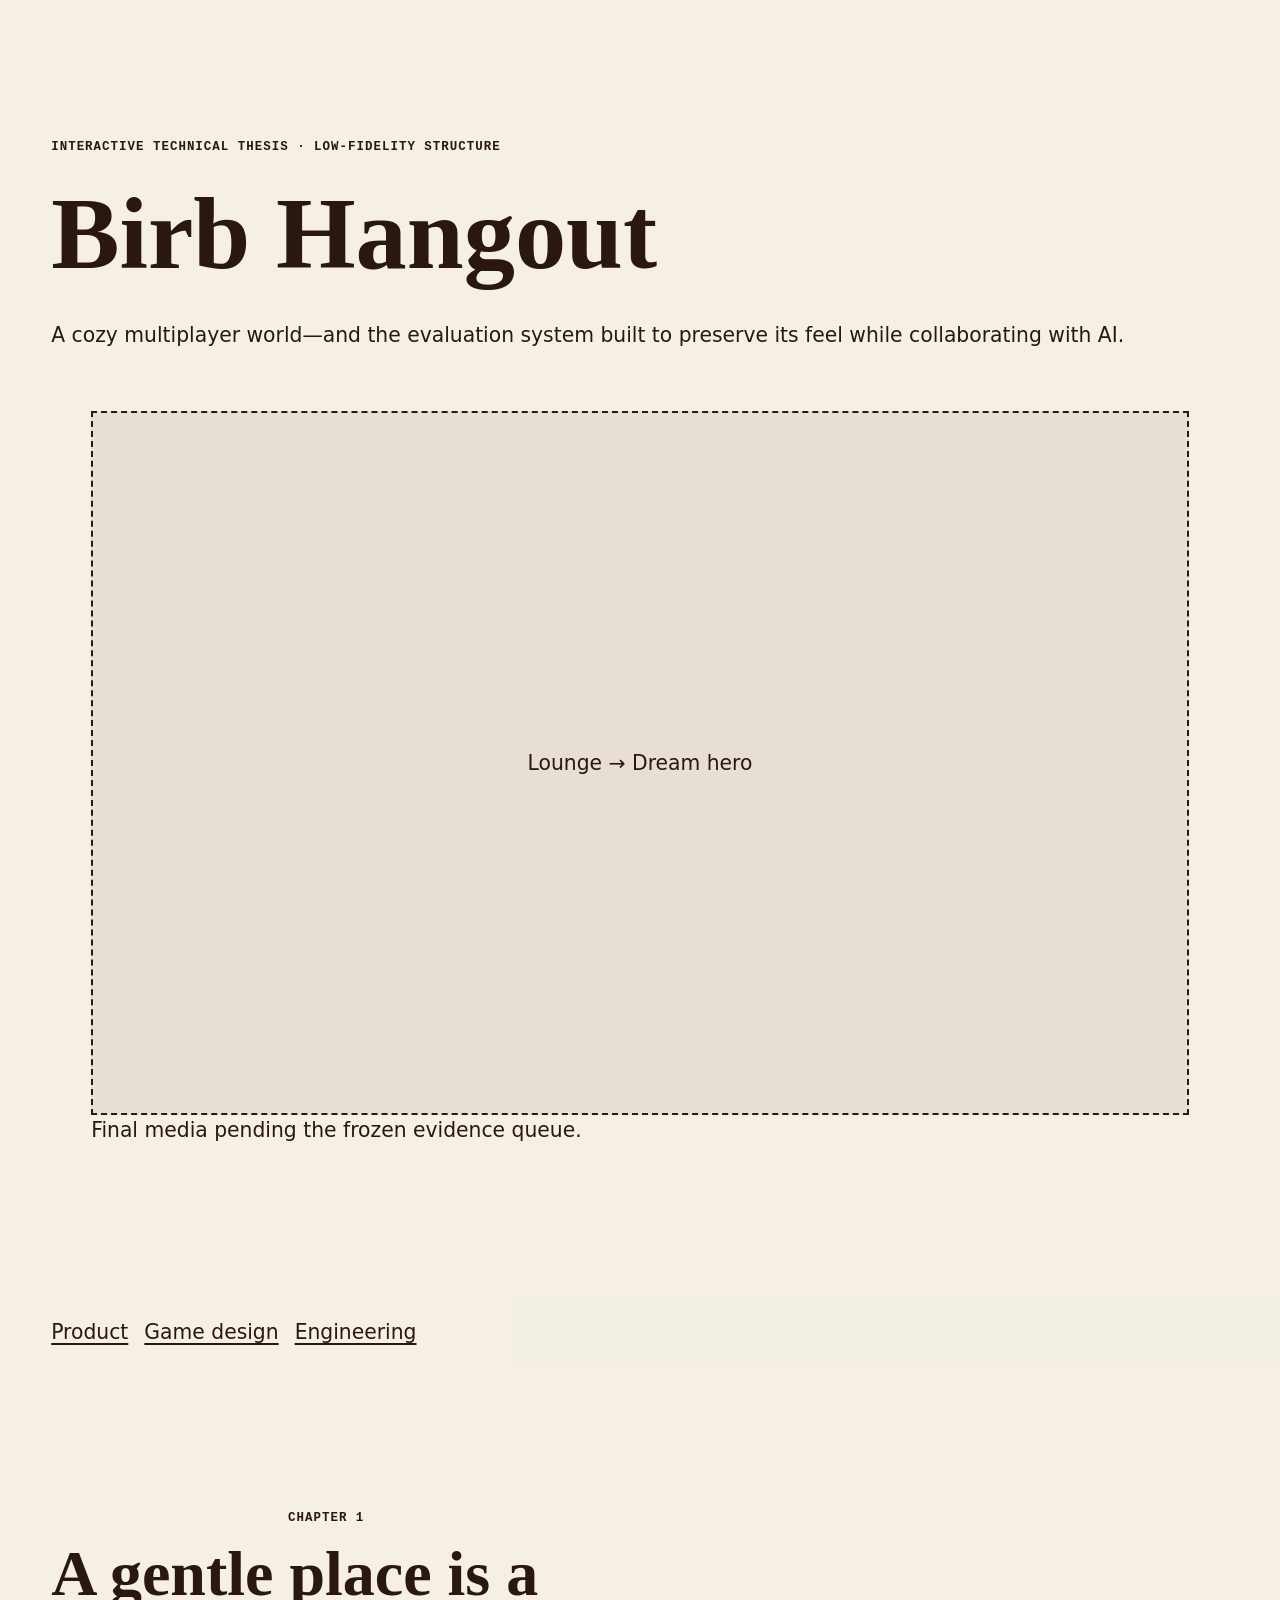
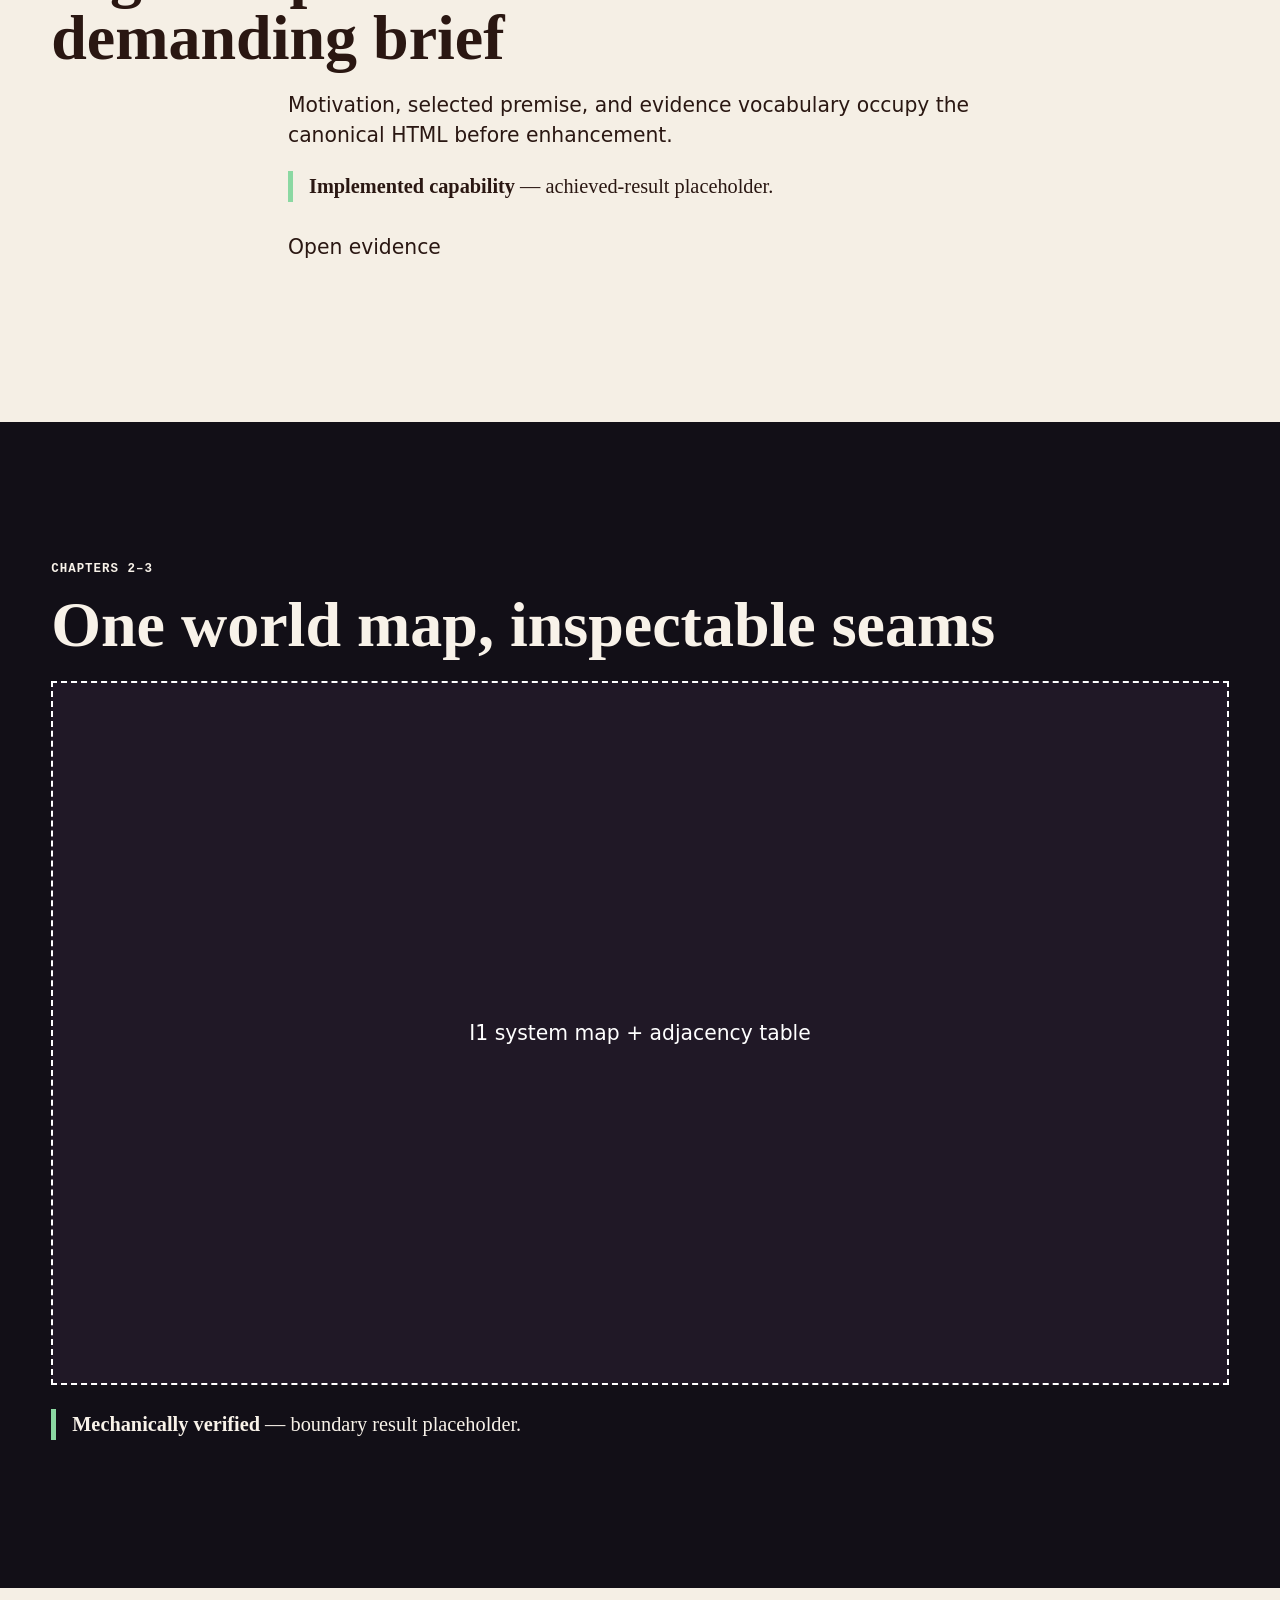
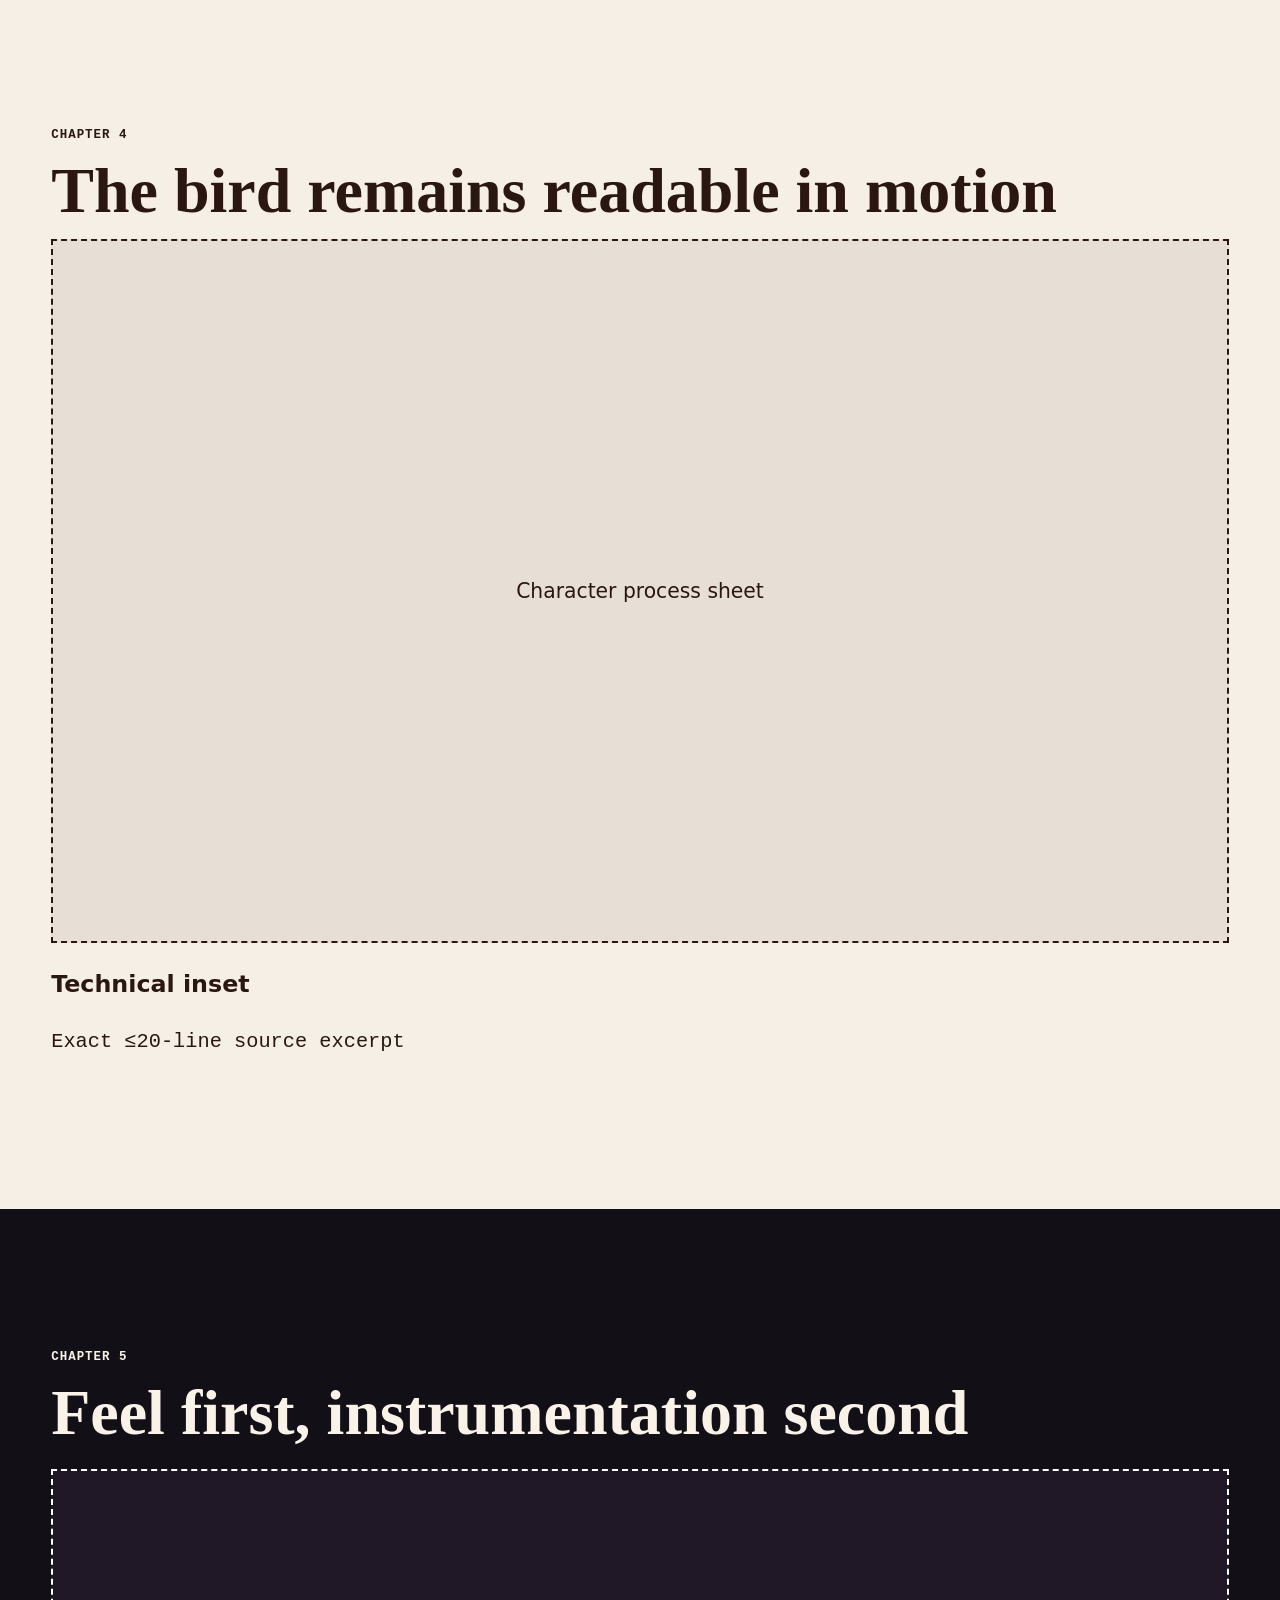
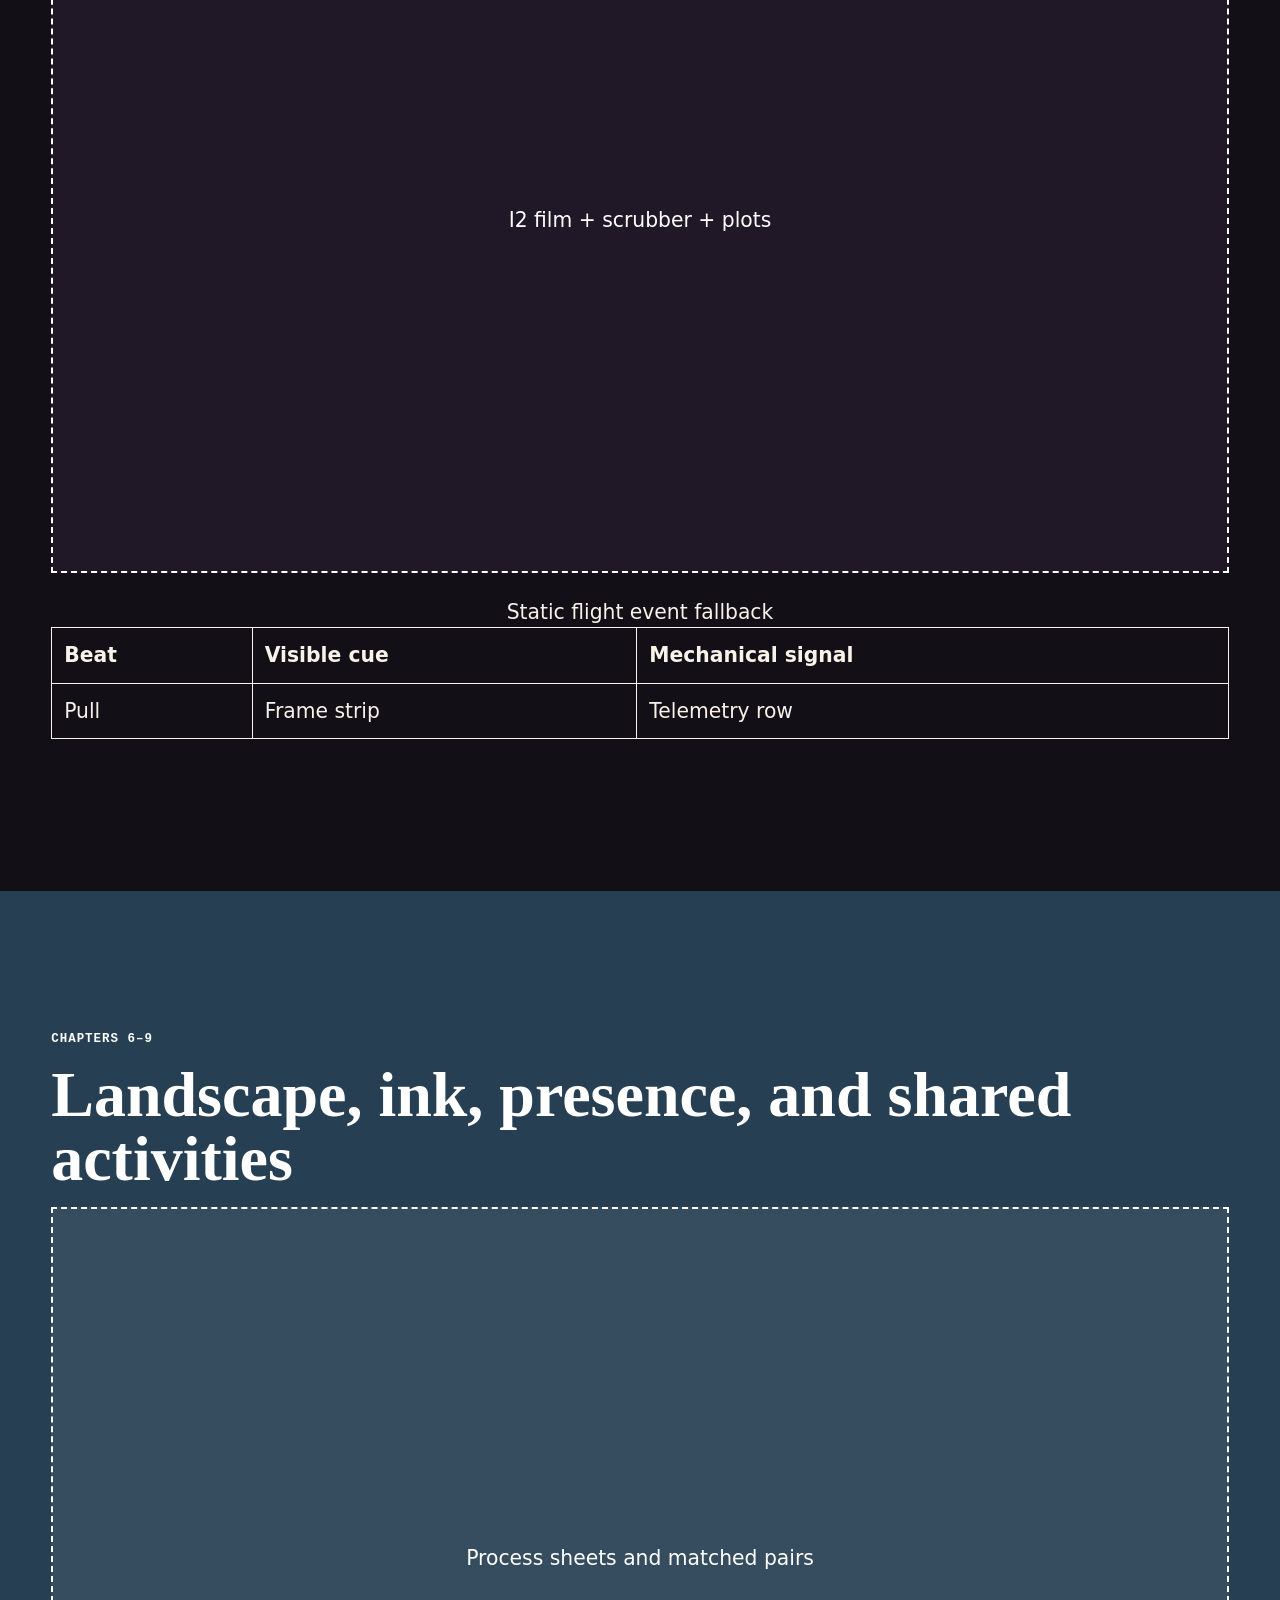
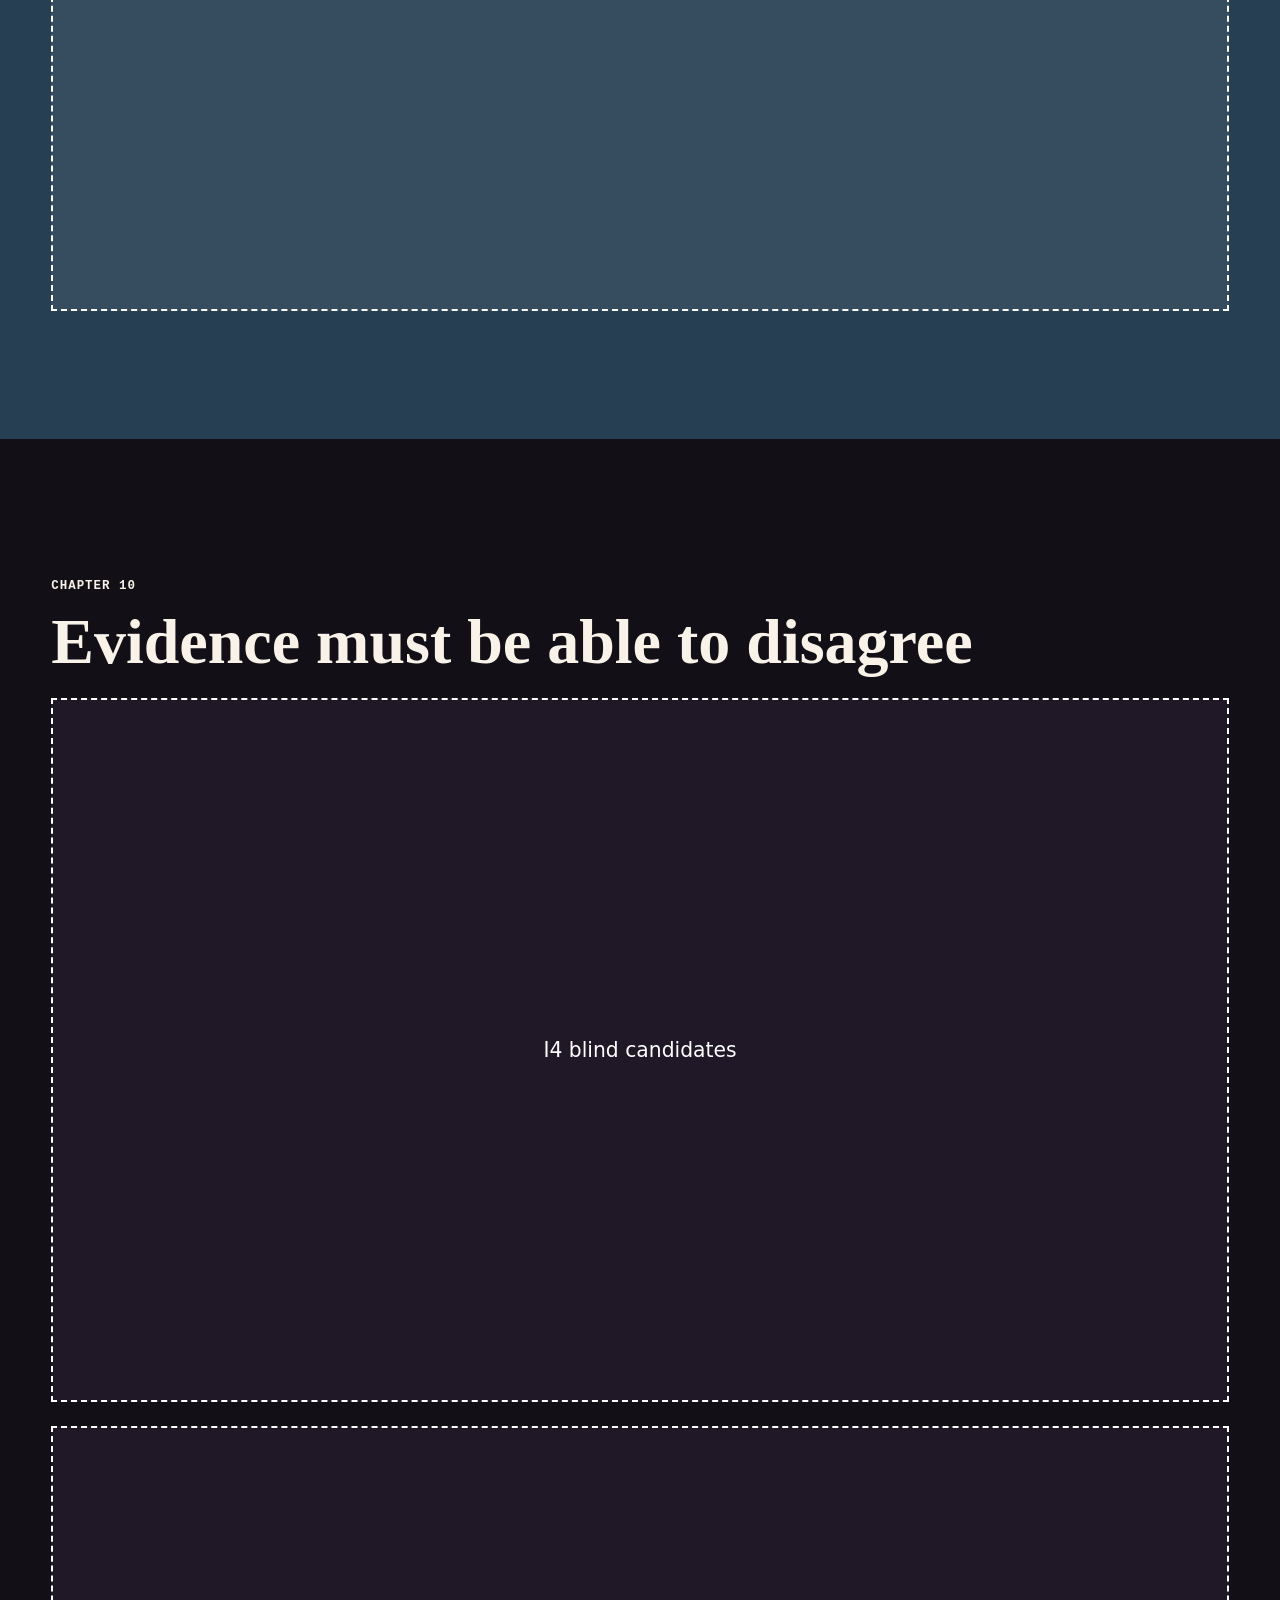
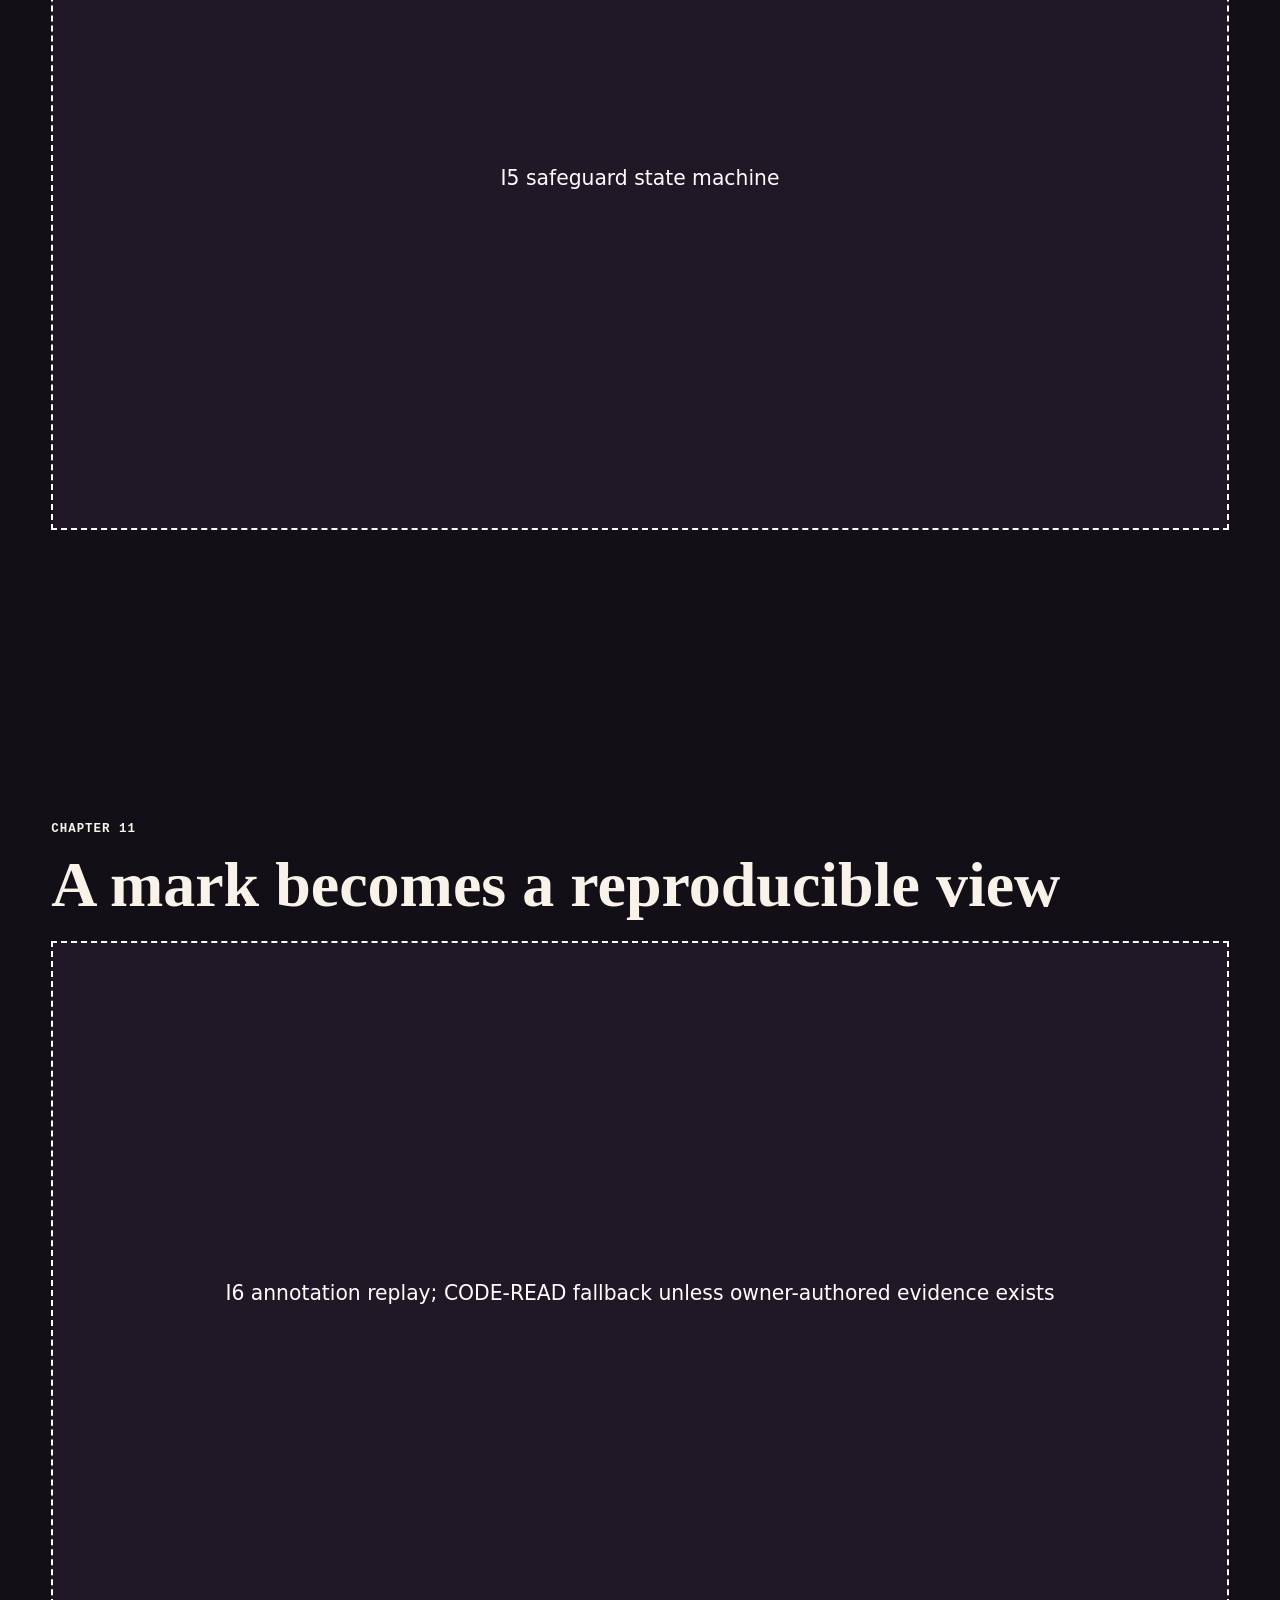
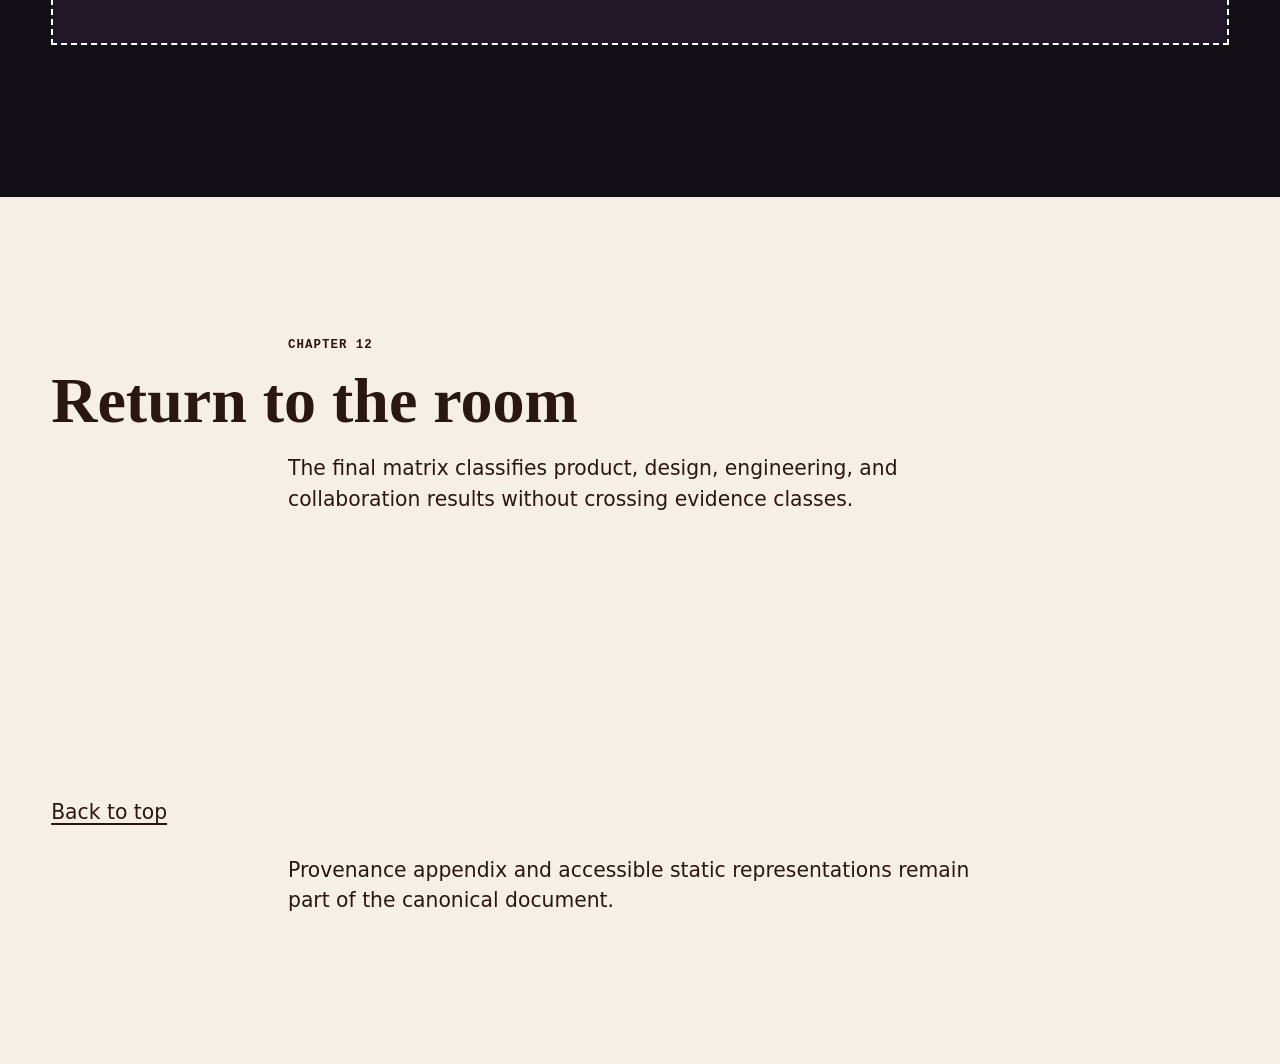
<file: shell.html>
<!doctype html>
<html lang="en">
<head>
  <meta charset="utf-8">
  <meta name="viewport" content="width=device-width,initial-scale=1">
  <title>Birb Hangout — thesis shell</title>
  <link rel="stylesheet" href="styles/shell.css">
</head>
<body>
  <a class="skip" href="#main">Skip to thesis</a>
  <header class="hero mode-day width-bleed" id="top">
    <p class="eyebrow">Interactive technical thesis · low-fidelity structure</p>
    <h1>Birb Hangout</h1>
    <p>A cozy multiplayer world—and the evaluation system built to preserve its feel while collaborating with AI.</p>
    <figure aria-label="Atmospheric hero placeholder"><div class="media-placeholder">Lounge → Dream hero</div><figcaption>Final media pending the frozen evidence queue.</figcaption></figure>
  </header>
  <nav class="trails" aria-label="Reader trails"><a href="#ch1">Product</a><a href="#ch4">Game design</a><a href="#ch2">Engineering</a></nav>
  <main id="main">
    <section id="ch1" class="beat mode-day width-text"><p class="eyebrow">Chapter 1</p><h2>A gentle place is a demanding brief</h2><p>Motivation, selected premise, and evidence vocabulary occupy the canonical HTML before enhancement.</p><p class="result"><strong>Implemented capability</strong> — achieved-result placeholder.</p><details><summary>Open evidence</summary><p>Source, oracle, confidence, scope, rights, and fidelity boundary.</p></details></section>
    <section id="ch2" class="beat mode-night width-cinema"><p class="eyebrow">Chapters 2–3</p><h2>One world map, inspectable seams</h2><div class="interactive-placeholder" role="img" aria-label="System map placeholder">I1 system map + adjacency table</div><p class="result"><strong>Mechanically verified</strong> — boundary result placeholder.</p></section>
    <section id="ch4" class="beat mode-day width-wide"><p class="eyebrow">Chapter 4</p><h2>The bird remains readable in motion</h2><div class="media-placeholder">Character process sheet</div><aside><h3>Technical inset</h3><pre><code>Exact ≤20-line source excerpt</code></pre></aside></section>
    <section id="ch5" class="beat mode-night width-cinema"><p class="eyebrow">Chapter 5</p><h2>Feel first, instrumentation second</h2><div class="interactive-placeholder">I2 film + scrubber + plots</div><table><caption>Static flight event fallback</caption><thead><tr><th>Beat</th><th>Visible cue</th><th>Mechanical signal</th></tr></thead><tbody><tr><td>Pull</td><td>Frame strip</td><td>Telemetry row</td></tr></tbody></table></section>
    <section id="ch6" class="beat mode-dream width-wide"><p class="eyebrow">Chapters 6–9</p><h2>Landscape, ink, presence, and shared activities</h2><div class="media-placeholder">Process sheets and matched pairs</div></section>
    <section id="ch10" class="beat mode-night width-cinema"><p class="eyebrow">Chapter 10</p><h2>Evidence must be able to disagree</h2><div class="interactive-placeholder">I4 blind candidates</div><div class="interactive-placeholder">I5 safeguard state machine</div></section>
    <section id="ch11" class="beat mode-night width-cinema"><p class="eyebrow">Chapter 11</p><h2>A mark becomes a reproducible view</h2><div class="interactive-placeholder">I6 annotation replay; CODE-READ fallback unless owner-authored evidence exists</div></section>
    <section id="ch12" class="beat mode-day width-text"><p class="eyebrow">Chapter 12</p><h2>Return to the room</h2><p>The final matrix classifies product, design, engineering, and collaboration results without crossing evidence classes.</p></section>
  </main>
  <footer class="width-text"><a href="#top">Back to top</a><p>Provenance appendix and accessible static representations remain part of the canonical document.</p></footer>
</body>
</html>
</file>
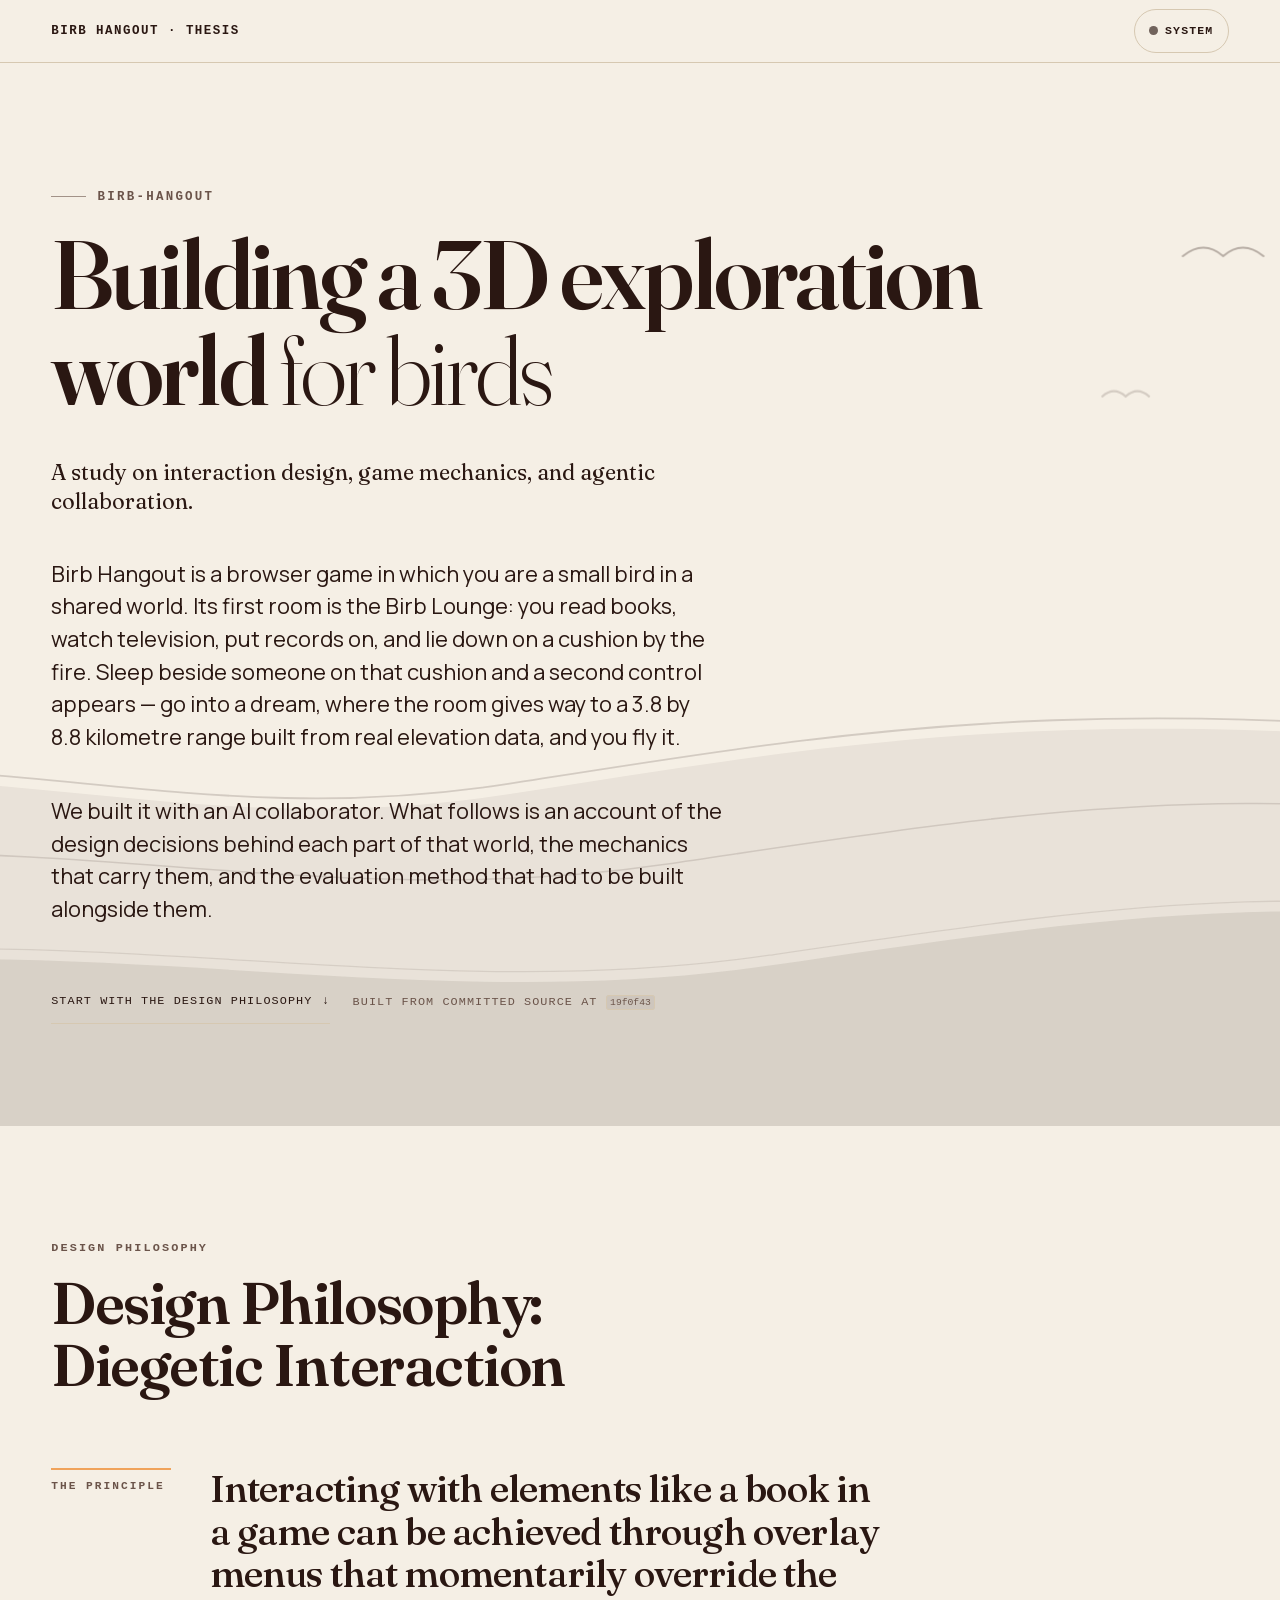
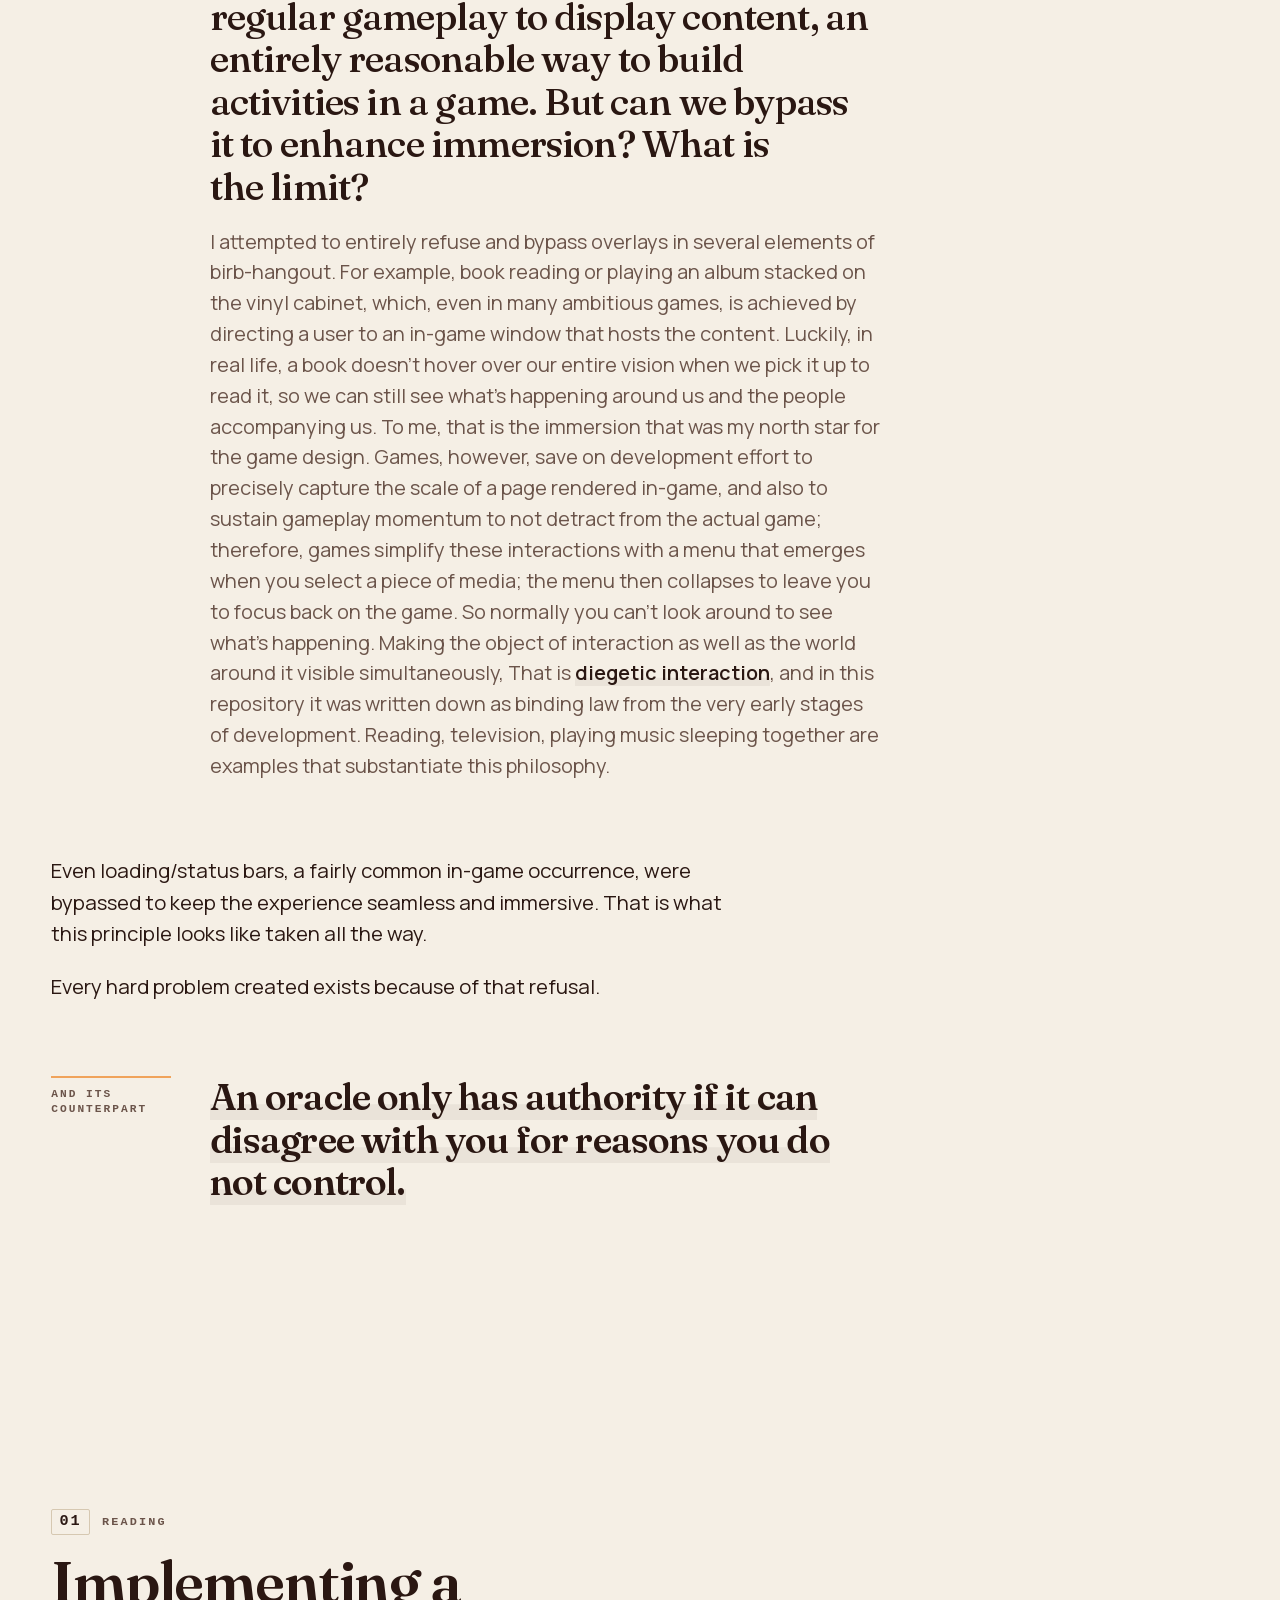
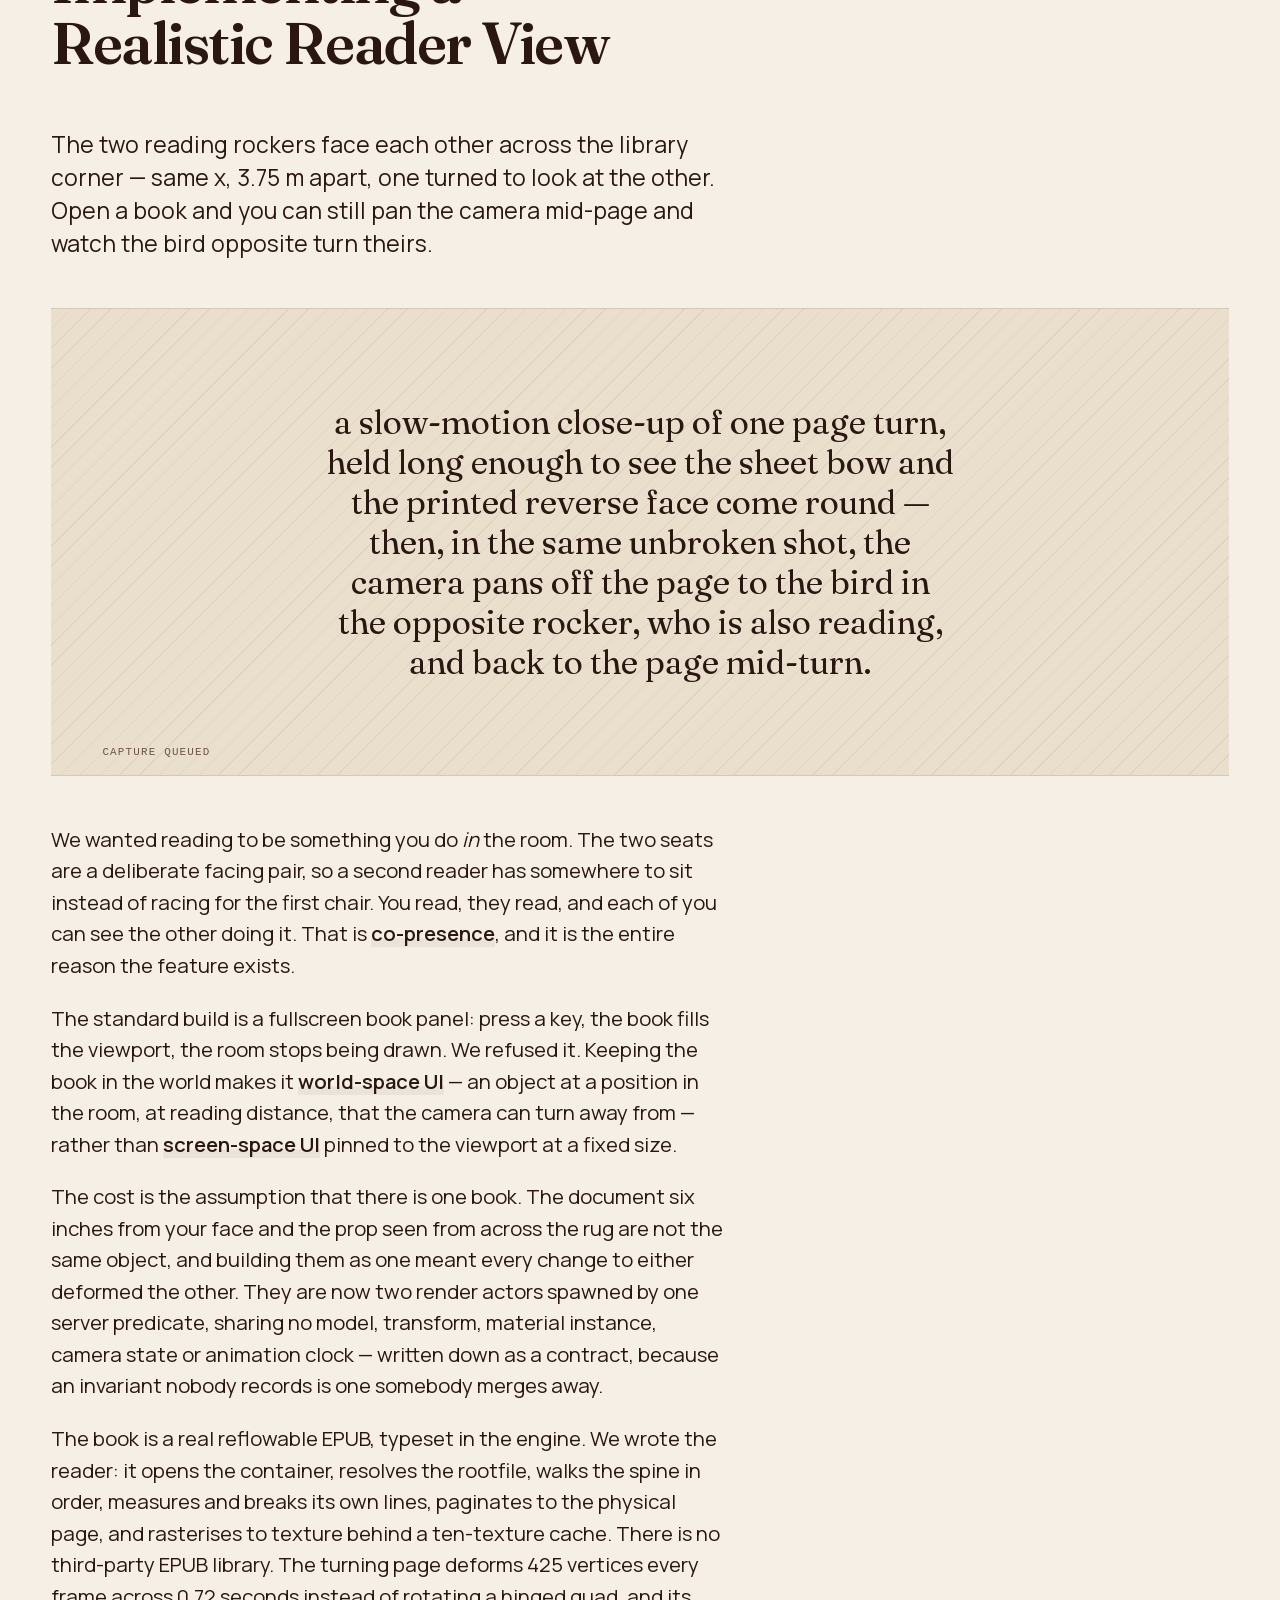
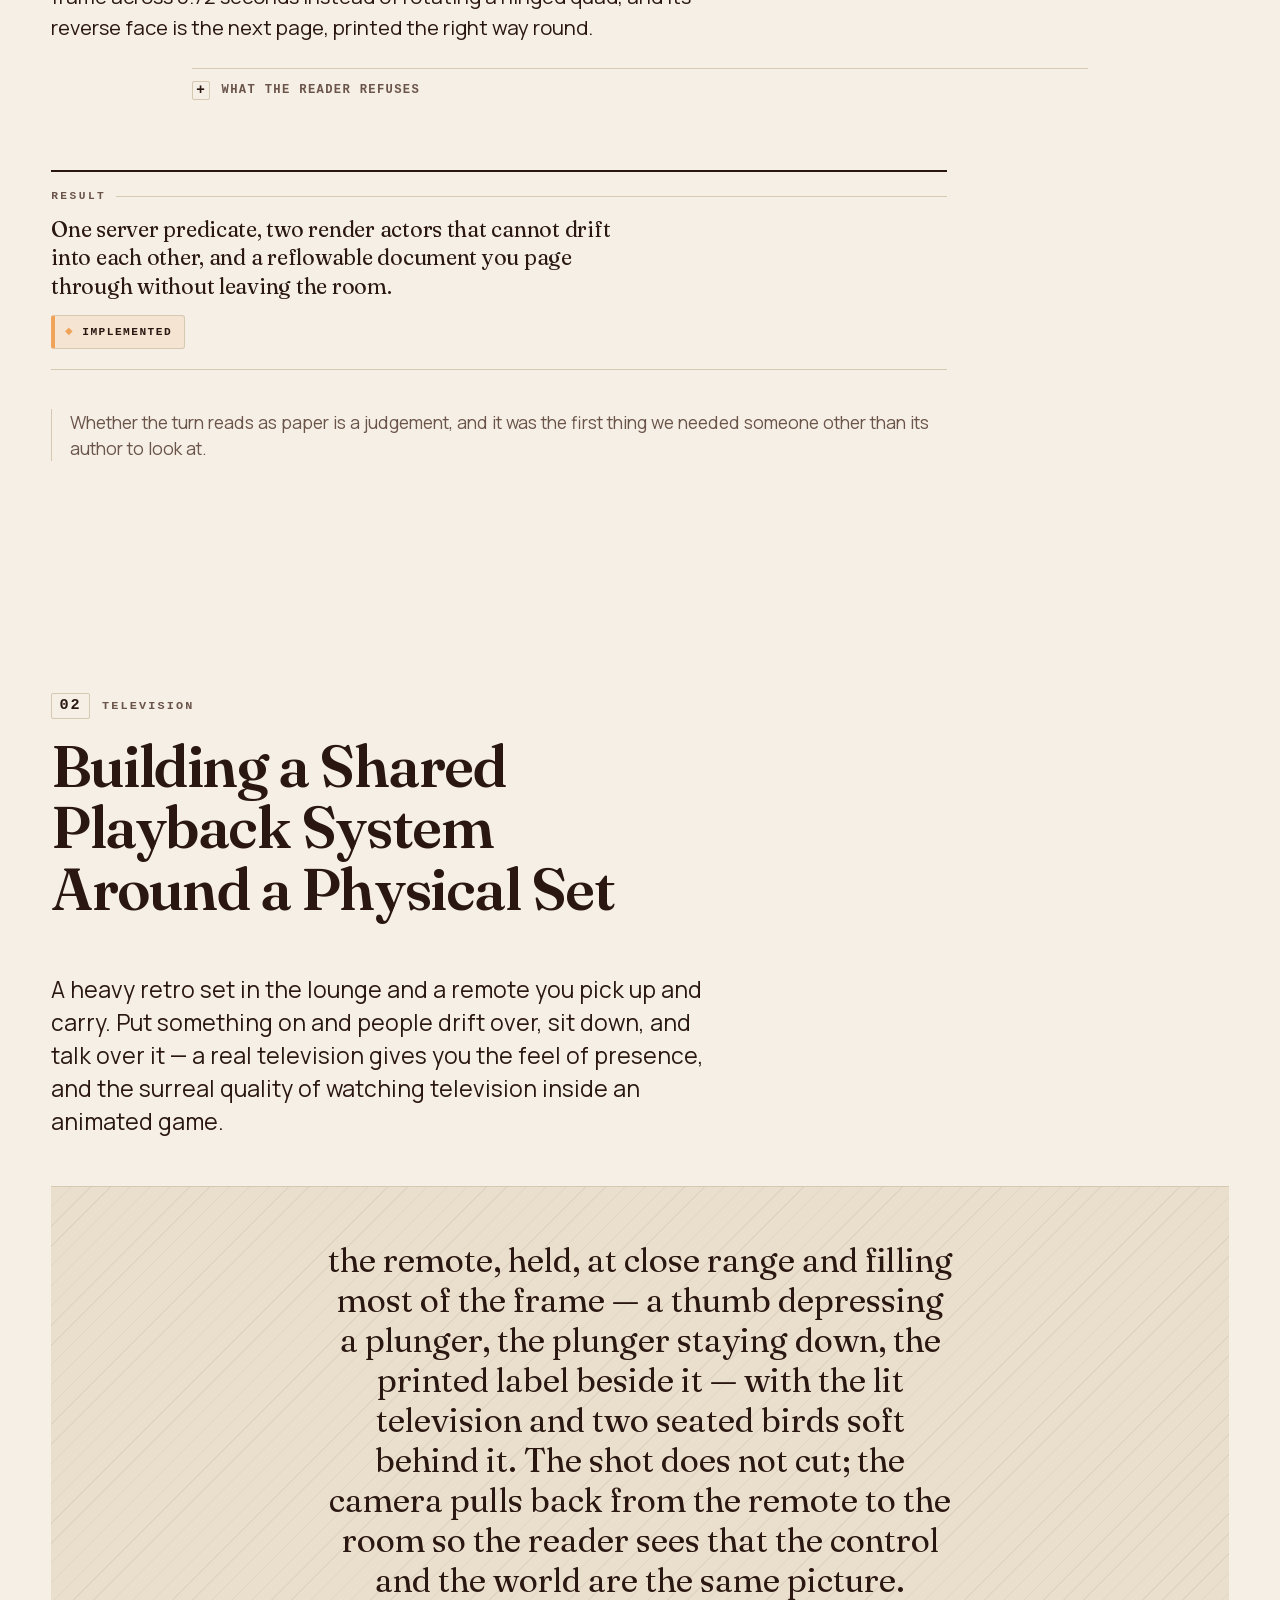
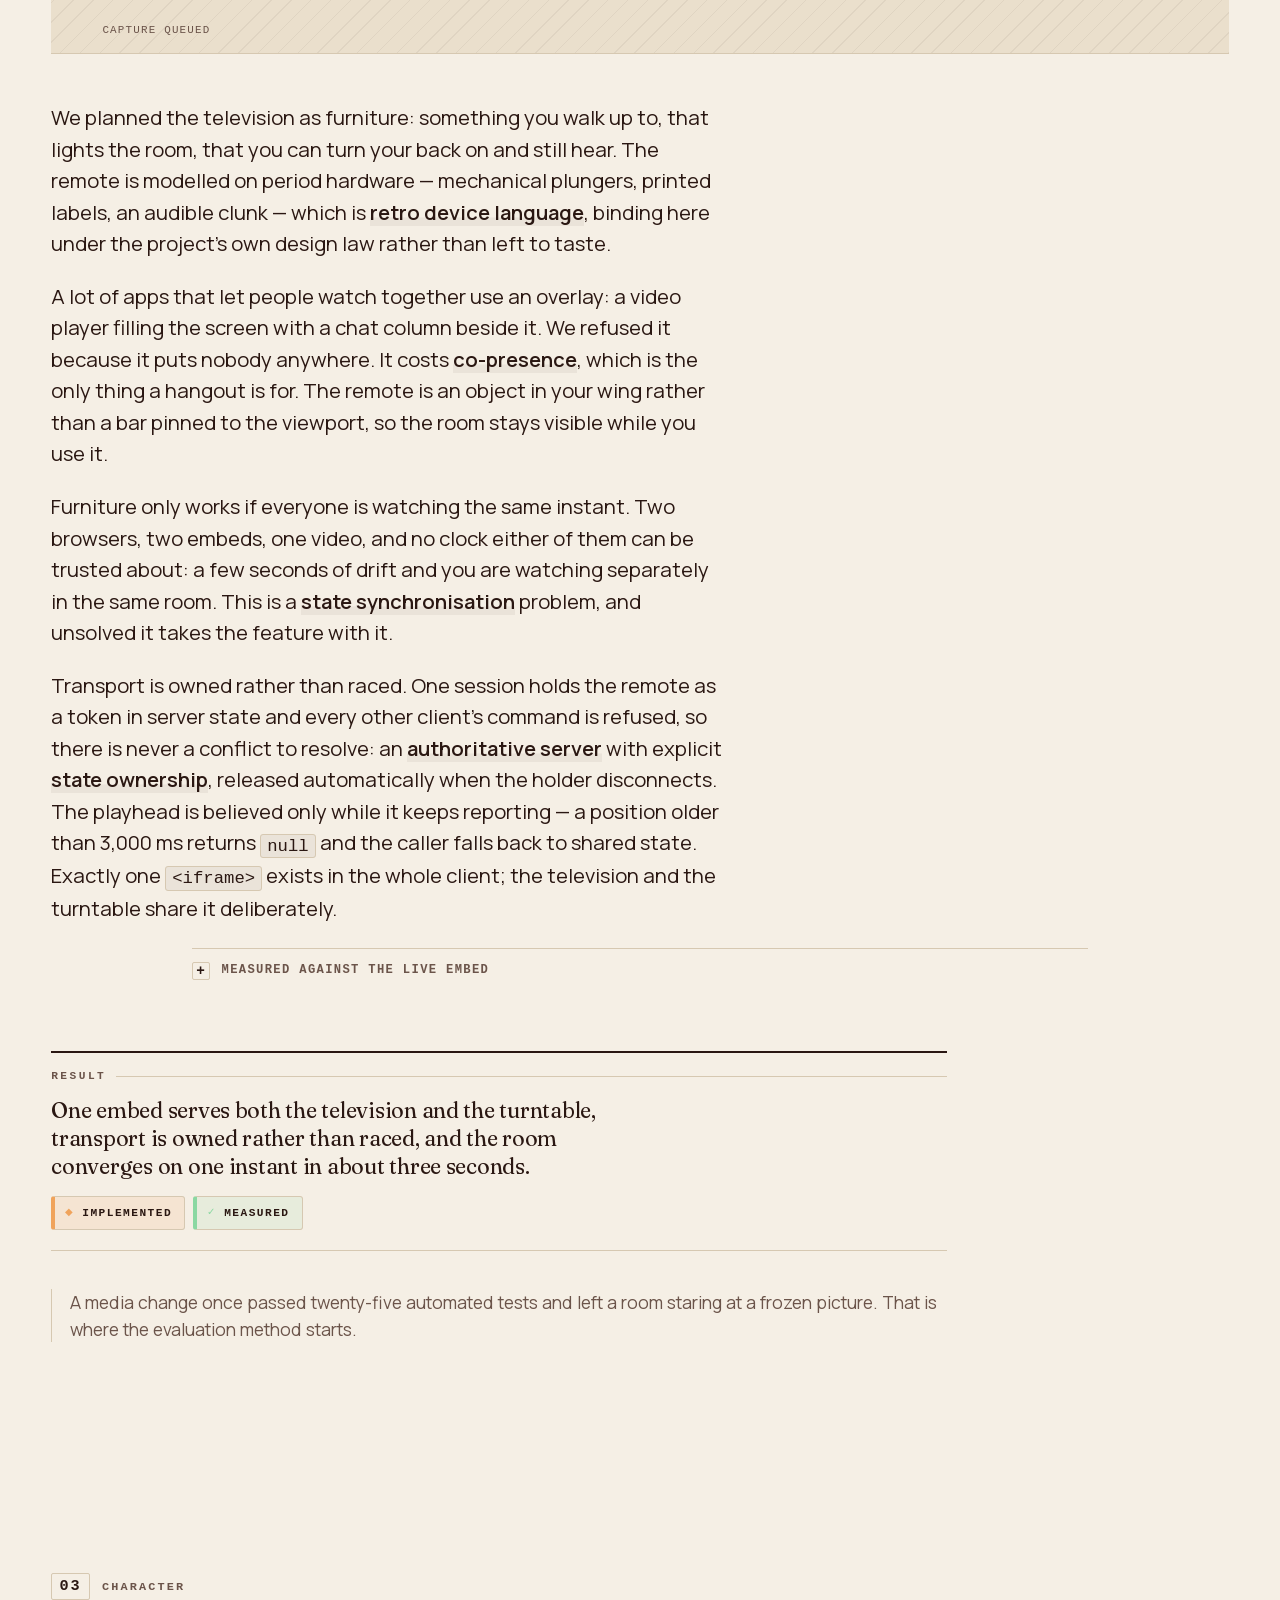
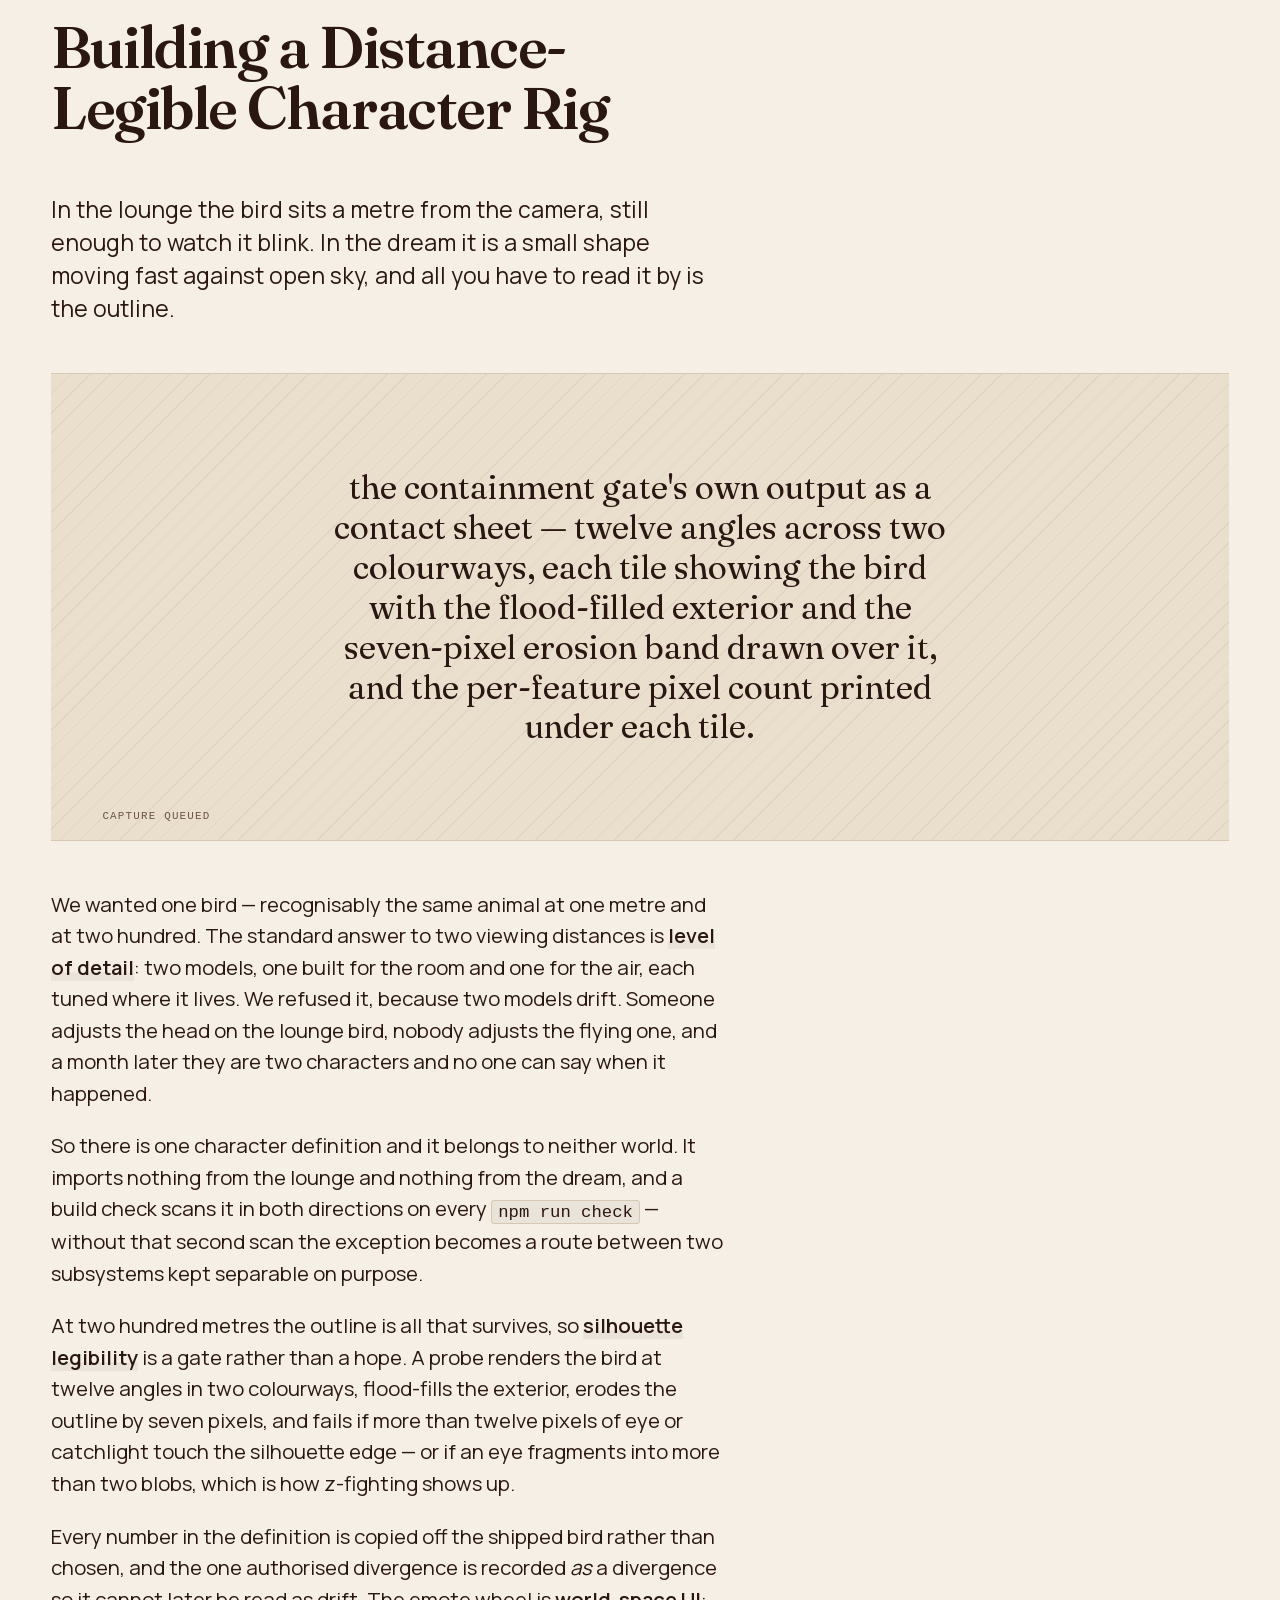
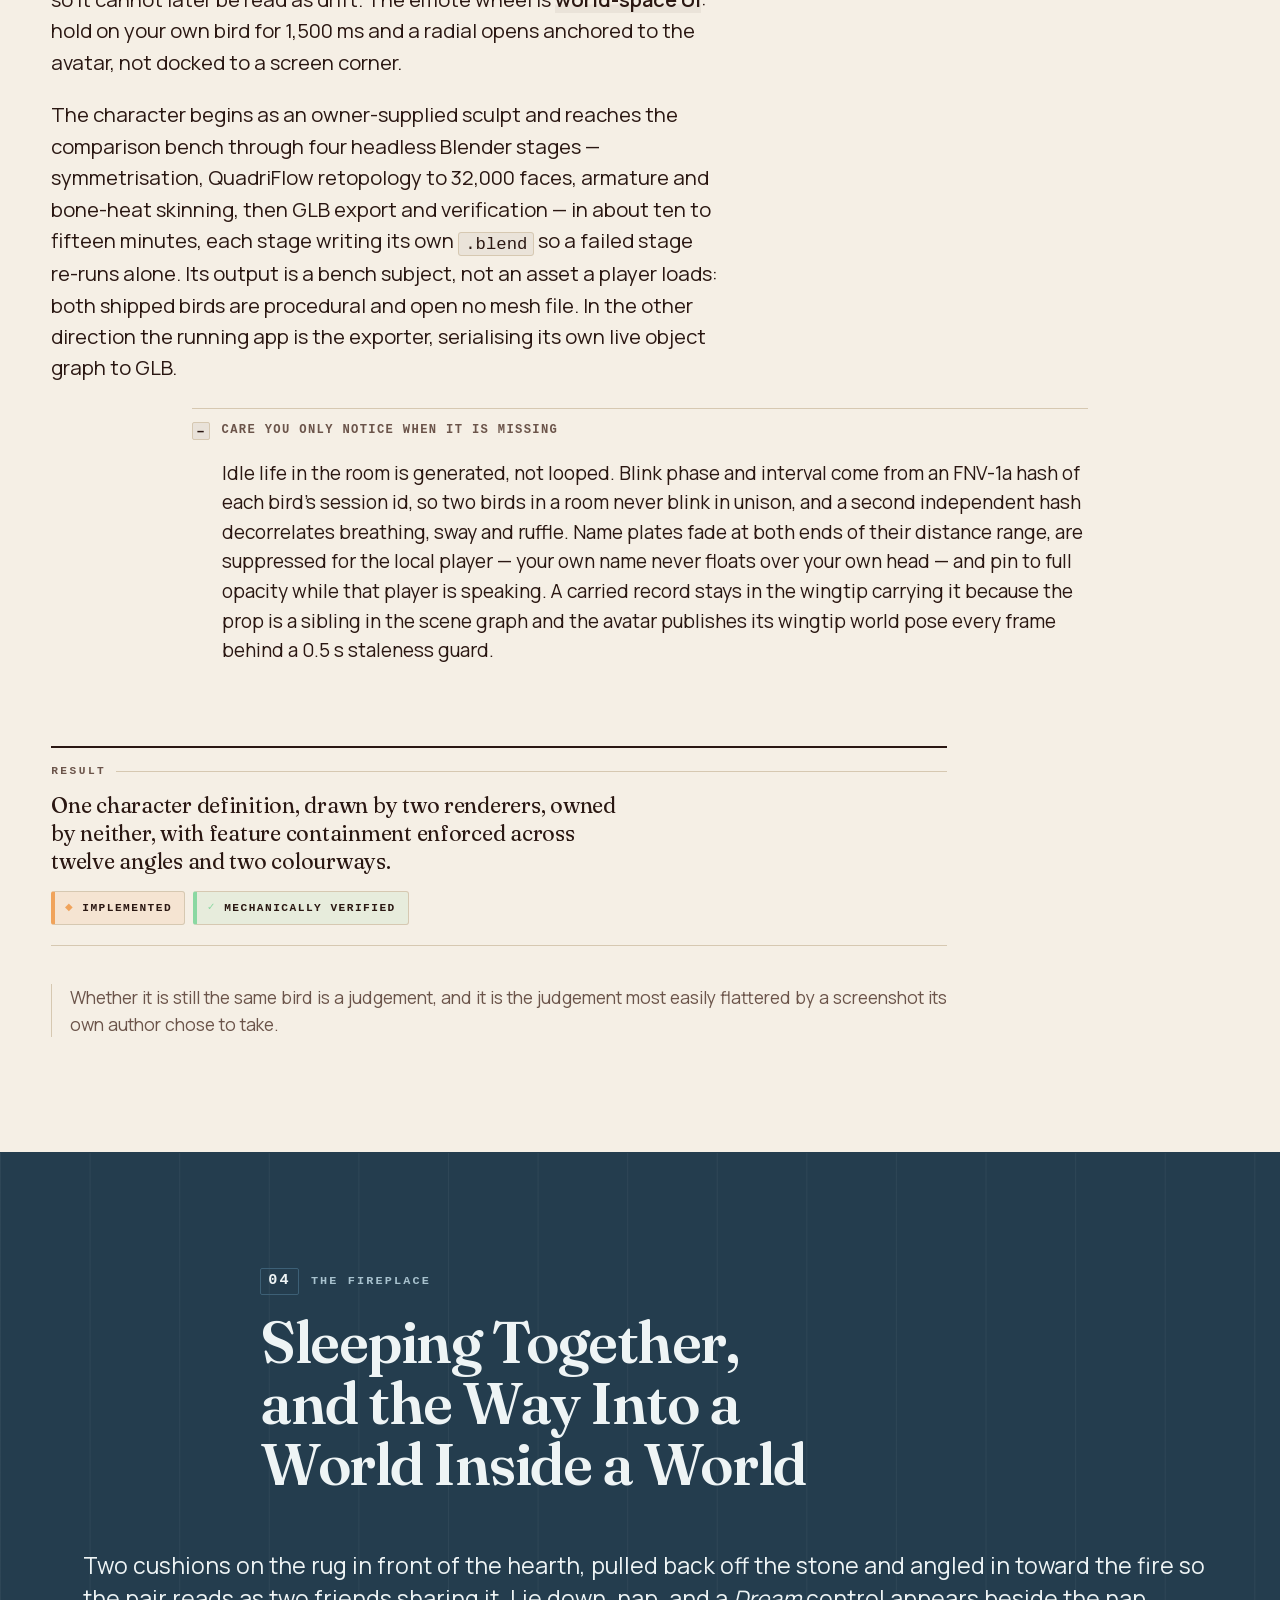
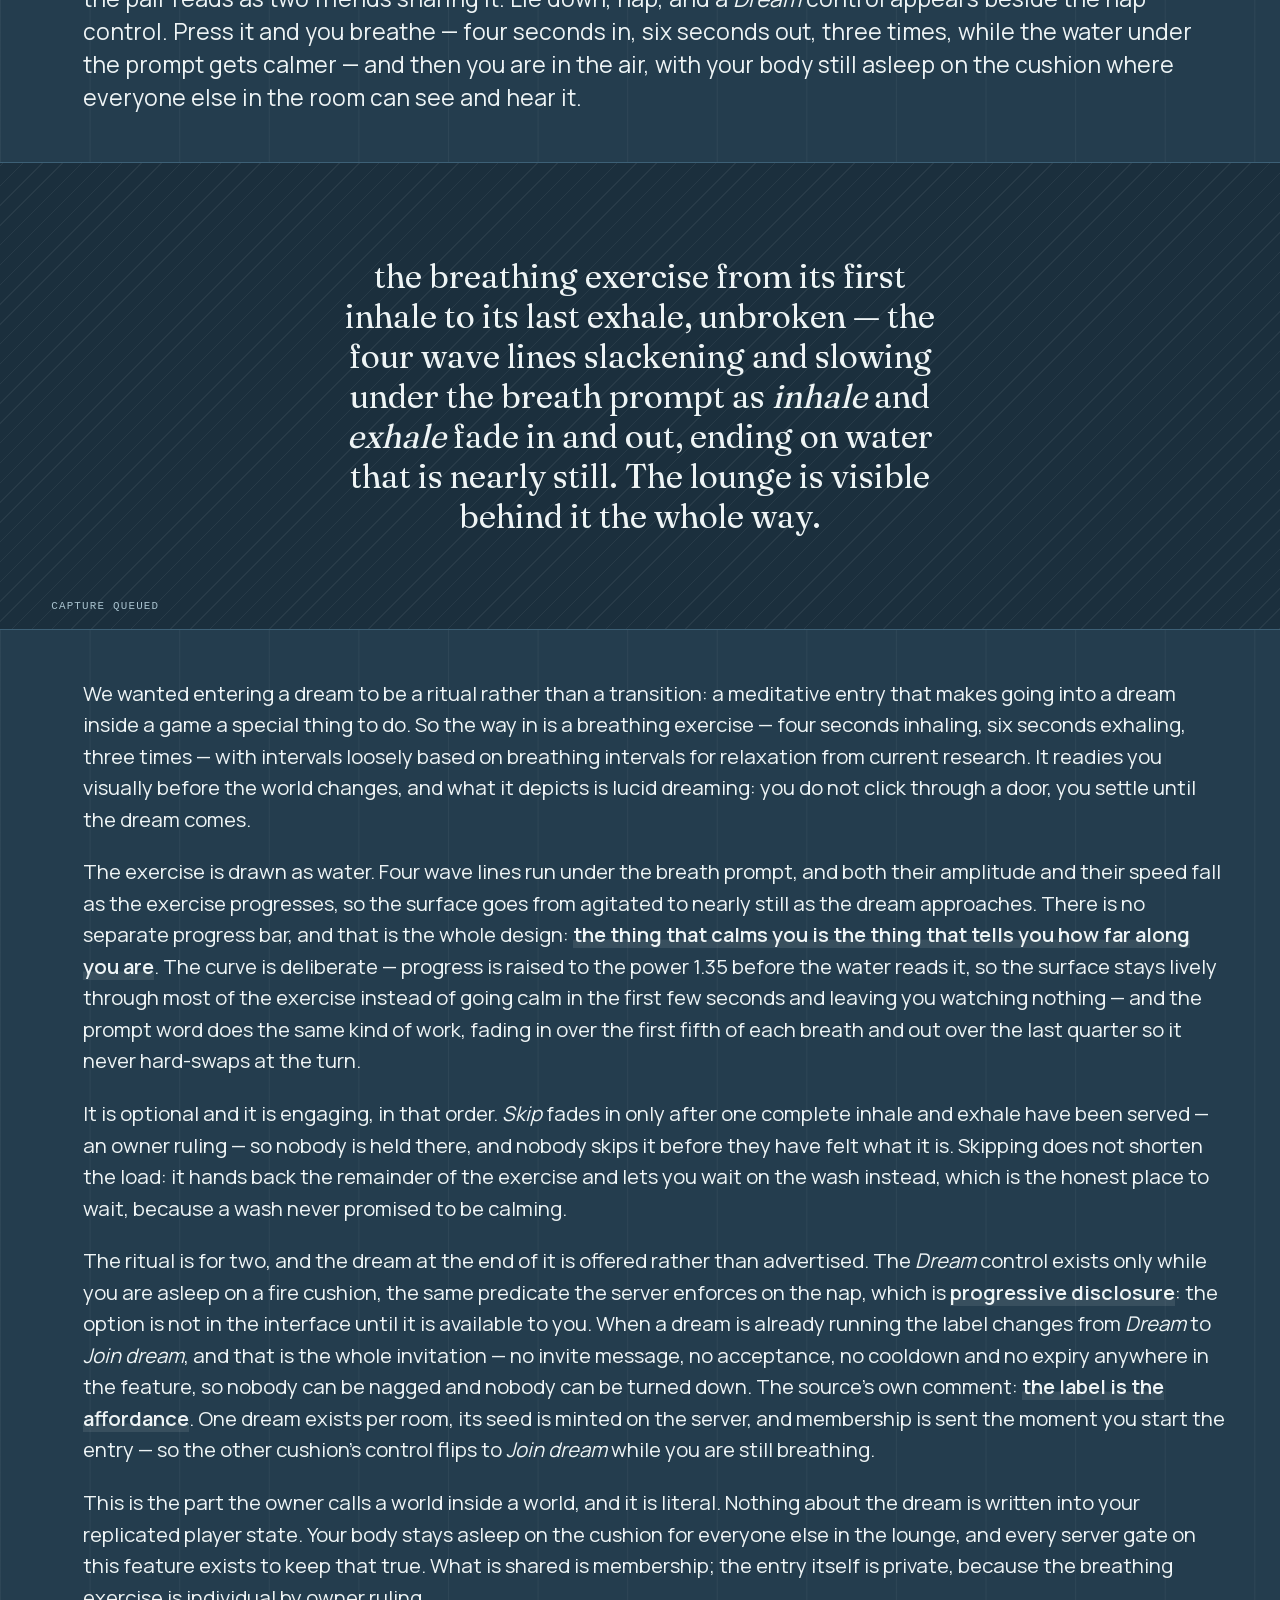
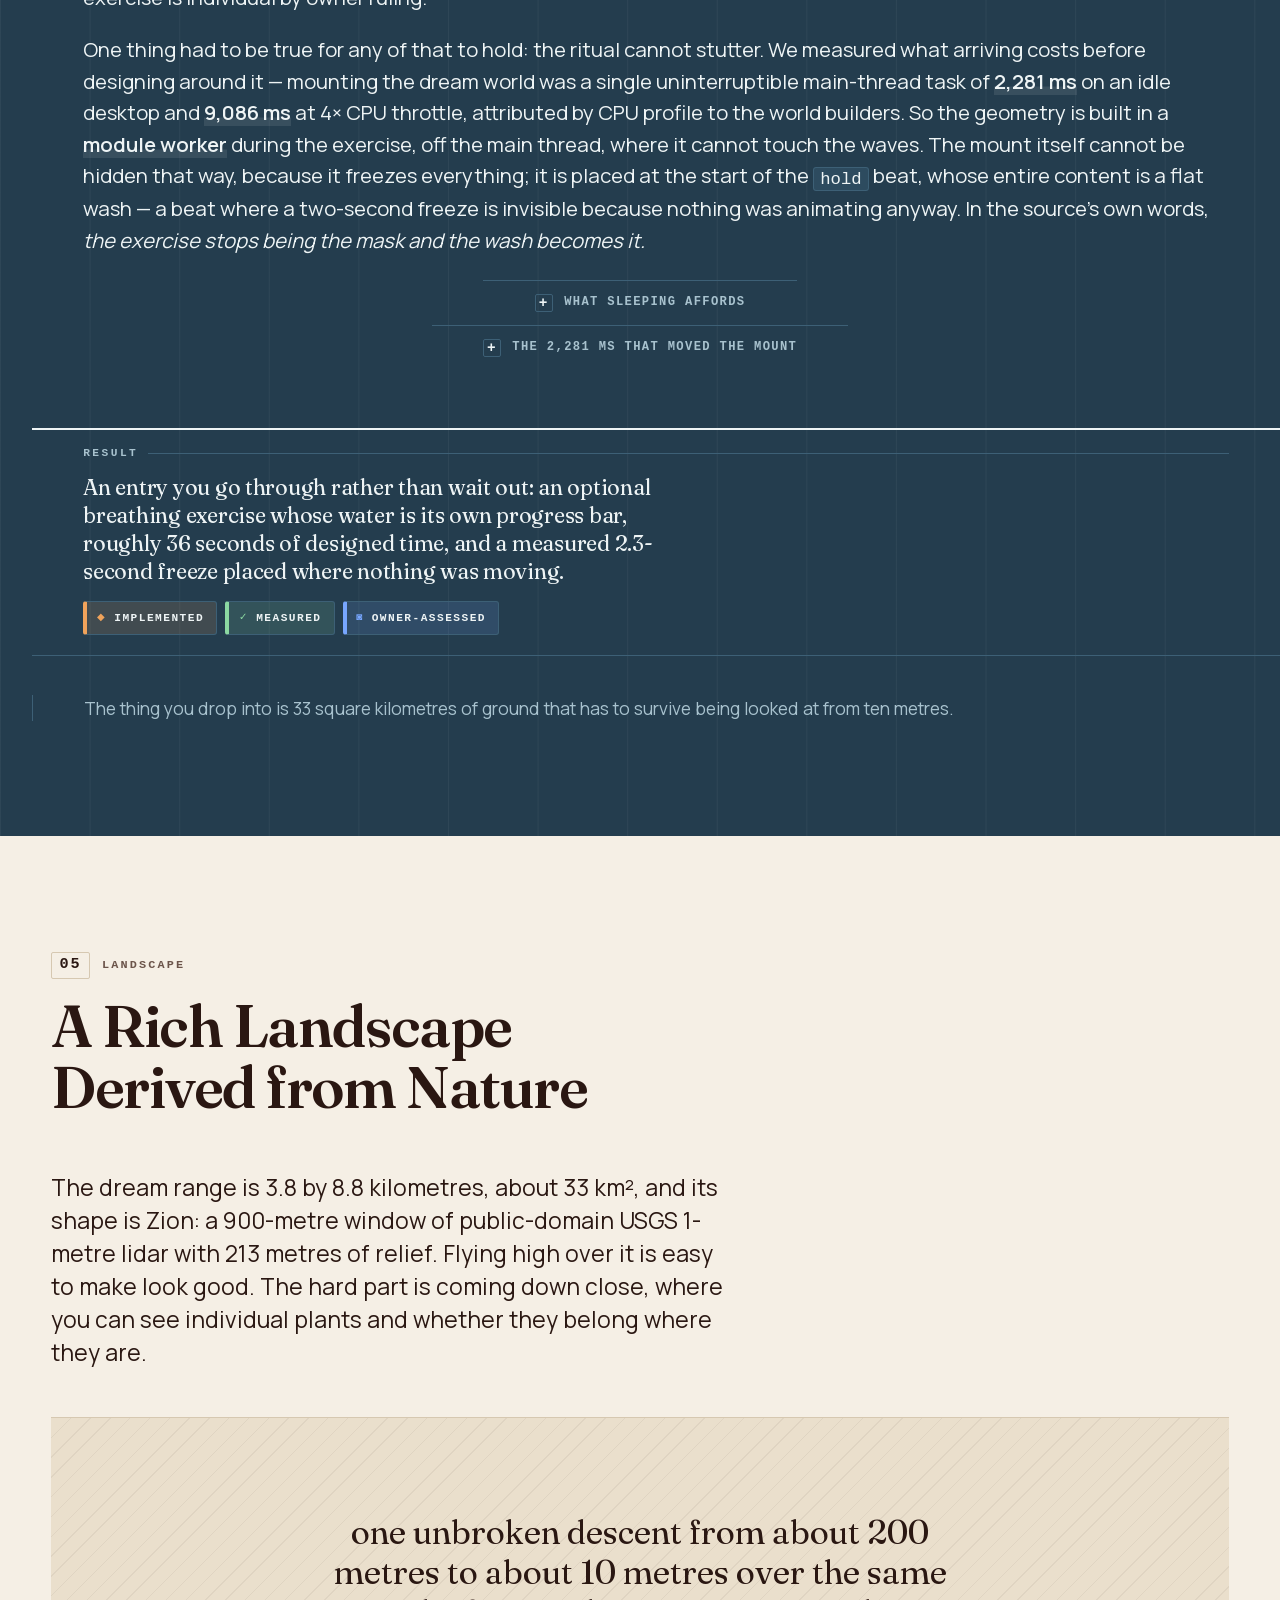
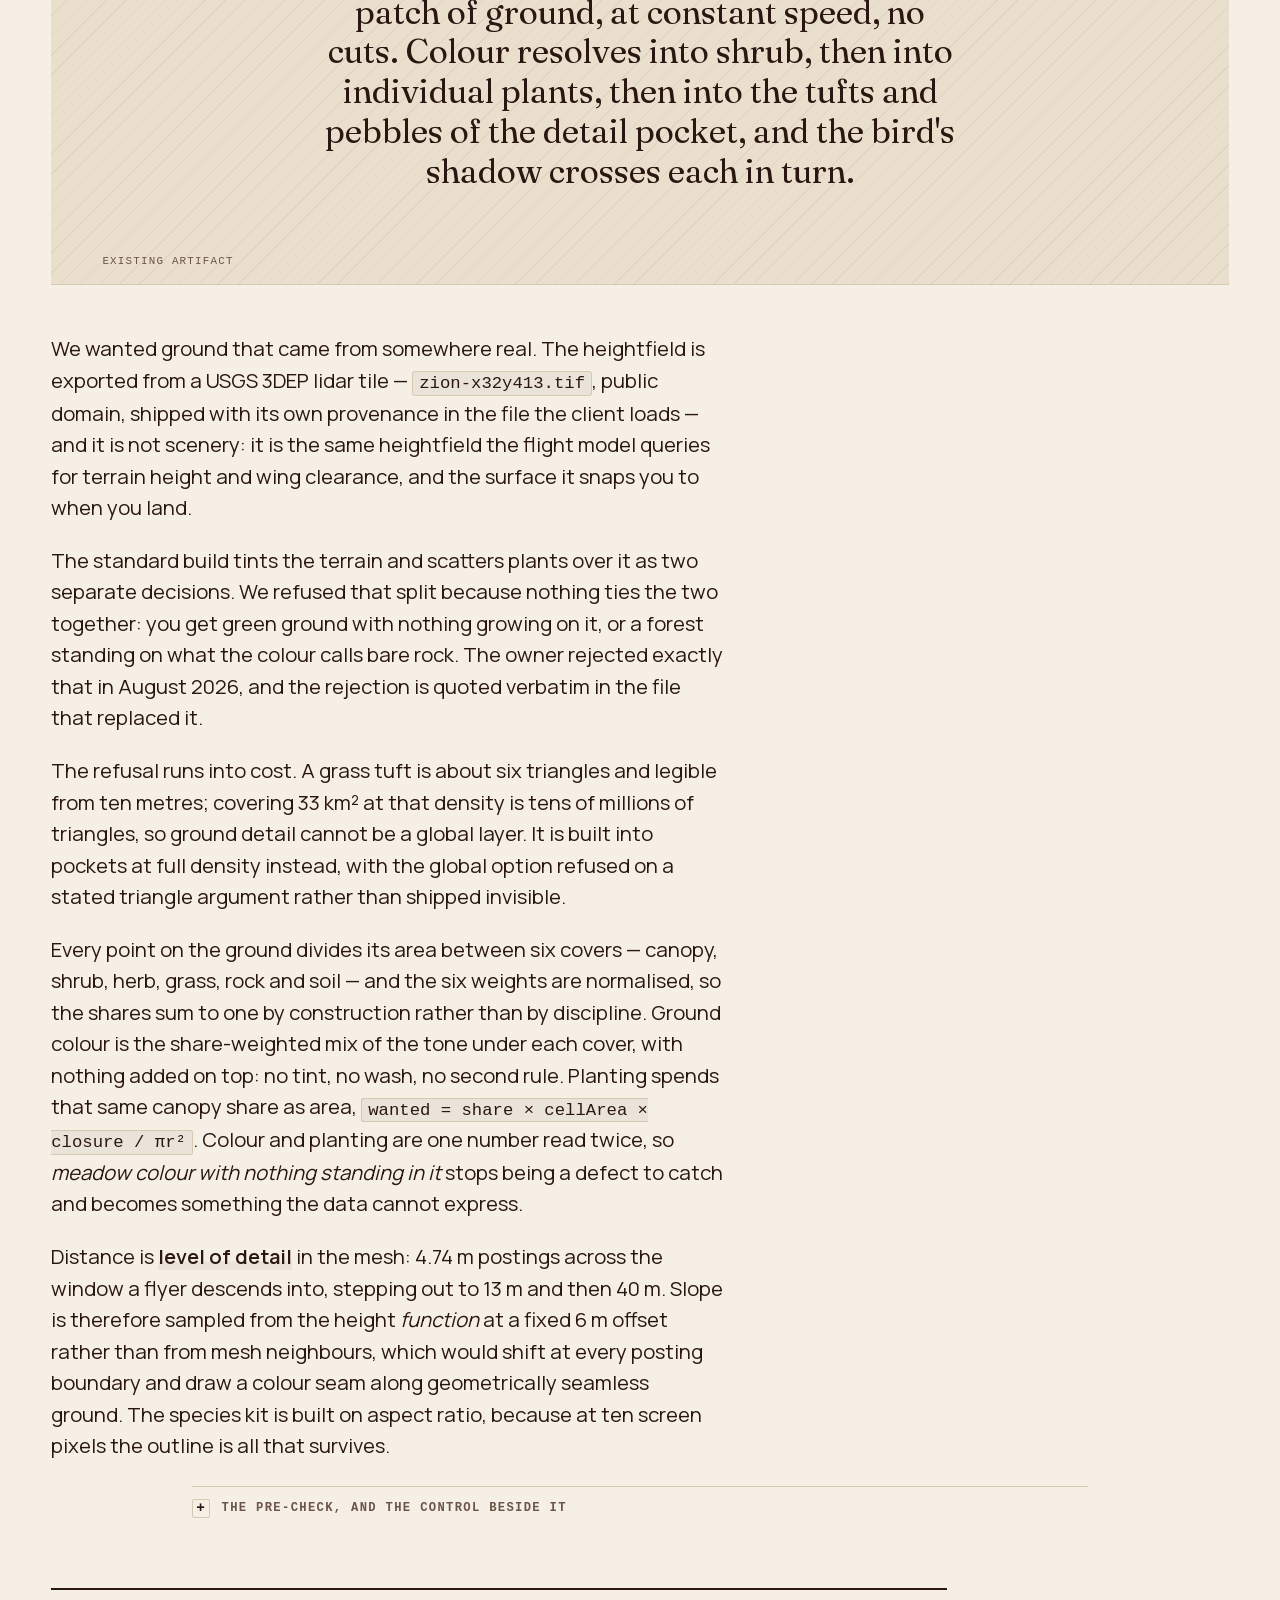
<file: snapshots/2026-09-04T1603-published-raw.html>
<!doctype html>
<html lang="en" class="js-motion" data-field="paper"><head><!-- frame-runtime --><script>window.__FRAME_PREAMBLE={"v":1,"capabilities":{"artifact":"artifact.BYHii2AW.js","assets":"assets.8Gk803W0.js","comments":"comments.hEoja5zd.js","db":"db.h-3sndFg.js","downloads":"downloads.th1YuAIk.js","embed":"embed.eqL6deQM.js","endpoints":"endpoints.CfzSv5nM.js","mcp":"mcp.Bvma3qD7.js","network":"network.B5UA9Su4.js","permissions":"permissions.BNySkLV5.js","room":"room.VSdFwTE9.js","sample":"sample.BW2Uysoh.js","self":"artifact.BYHii2AW.js","user":"user.BpKav-Rf.js"},"transforms":"_transforms.-IAc0qoT.js","comments":"_comments.C-AkolIB.js","translate":"_translate.5HCW4BJh.js","ldx":"_ldx.f0k6Z2Dd.js"}</script><script>(function(){"use strict";var le=["light","dark","system"],ue=/^[A-Za-z0-9_-]{1,64}$/,J=/^[a-zA-Z_:][a-zA-Z0-9_:.-]{0,127}$/,fe=new Set(["class","hidden","value","checked","style","title","alt","placeholder","lang","dir","role","tabindex","disabled","readonly","contenteditable","open","colspan","rowspan"]);function de(e){const t=e.toLowerCase();return t.startsWith("data-")||t.startsWith("aria-")||fe.has(t)}var We="http://www.w3.org/1999/xhtml",pe="http://www.w3.org/2000/svg",me=new Set(["script","style","iframe","noscript","noframes","noembed","xmp","plaintext","template","title","textarea","object","embed"]),he=new Set(["script","style"]);function _e(e){const t=e.localName.toLowerCase();return e.namespaceURI==="http://www.w3.org/1999/xhtml"?!me.has(t):e.namespaceURI===pe?!he.has(t):!1}function I(e,t){return e===t||(e===160||e===32)&&(t===160||t===32)}function ve(e,t){const r=e.length,n=t.length;let a=0;for(;a<r&&a<n&&I(e.charCodeAt(a),t.charCodeAt(a));)a++;let s=0;for(;s<r-a&&s<n-a&&I(e.charCodeAt(r-1-s),t.charCodeAt(n-1-s));)s++;return{p:a,s}}function ye(e,t){const r=e.firstChild;if(e.childNodes.length!==1||r===null||r.nodeType!==Node.TEXT_NODE){e.textContent=t;return}const n=r.data,a=n.length,s=t.length,{p:c,s:i}=ve(n,t);c===a&&i===0&&a===s||r.replaceData(c,a-c-i,t.slice(c,s-i));const p=r.data,f=e.ownerDocument.getSelection?.()??null,v=f!==null&&f.rangeCount>0&&(f.anchorNode===r||f.focusNode===r)?{anchor:f.anchorNode,anchorOffset:f.anchorOffset,focus:f.focusNode,focusOffset:f.focusOffset}:null;let d=-1,y=-1;for(let _=0;_<p.length&&_<t.length;_++){const E=p.charCodeAt(_),T=t.charCodeAt(_);E!==T&&I(E,T)&&(d<0&&(d=_),y=_)}const w=d>=0;if(w&&r.replaceData(d,y-d+1,t.slice(d,y+1)),w&&v!==null&&v.anchor!==null&&v.focus!==null)try{f.setBaseAndExtent(v.anchor,v.anchorOffset,v.focus,v.focusOffset)}catch{}}var we=new Set(["html","head","body","frameset"]);function be(e){return e.namespaceURI==="http://www.w3.org/1999/xhtml"&&we.has(e.localName)}function Ee(e){if(e===null||typeof e!="object")return!1;const t=e;if(typeof t.target!="string"||!ue.test(t.target)||t.text!==void 0&&typeof t.text!="string")return!1;if(t.attrsSet!==void 0){if(t.attrsSet===null||typeof t.attrsSet!="object")return!1;for(const[r,n]of Object.entries(t.attrsSet))if(!J.test(r)||typeof n!="string")return!1}if(t.attrsRemoved!==void 0){if(!Array.isArray(t.attrsRemoved))return!1;for(const r of t.attrsRemoved)if(typeof r!="string"||!J.test(r))return!1}return!0}function ge(e,t){if(e===null||typeof e!="object")return!1;const{seq:r,elements:n}=e;if(typeof r!="number"||!Number.isSafeInteger(r)||!Array.isArray(n)||n.length===0||n.length>64)return!1;for(let a=0;a<n.length;a++)if(!t(n[a]))return!1;return!0}function Ae(e){return e===null||typeof e!="object"?!1:ge(e.__frame_patch,Ee)}function Te(e){if(e===null||typeof e!="object")return!1;const t=e.__frame_init;return t!==null&&typeof t=="object"}function Re(e){return e!==null&&typeof e=="object"&&e.__frame_size_poke===!0}function Le(e){if(e===null||typeof e!="object")return!1;const t=e.__frame_theme;if(t===null||typeof t!="object")return!1;const r=t.theme;return typeof r=="string"&&le.includes(r)}var L=/^[\w.-]+\.js$/;function Se(e,t,r){return r?"inert":typeof t=="string"&&L.test(t)?e?[t]:"inert":e?"inert":"framed"}var Ke="frame_ldx_runtime",$e="script#an-form";function ke(){return{post(e,t){parent.postMessage(e,t)},on(e){const t=r=>{r.source===parent&&e(r.data,r.origin,r.isTrusted)};return addEventListener("message",t),()=>removeEventListener("message",t)}}}function Pe(){return{post:()=>{},on:()=>()=>{}}}var U="__frame_scroll",Oe=150,Ce=310,Me=160,je=3e4;function Ne(){let e=0,t=!1,r=!1,n=!1,a=0,s=null;const c=u=>{try{sessionStorage.setItem(U,JSON.stringify({y:u}))}catch{}},i=()=>{if(clearTimeout(e),s===null)return;const u=s;s=null,c(u)},p=()=>{if(t){t=!1;return}r=!0,s=scrollY,clearTimeout(e),e=setTimeout(i,Oe)};try{addEventListener("scroll",p,{passive:!0}),addEventListener("pagehide",i)}catch{}const f=()=>{let u;try{u=sessionStorage.getItem(U)}catch{return null}if(u===null)return null;let b;try{b=JSON.parse(u)}catch{b=null}const o=b?.y;if(!(typeof o=="number"&&Number.isFinite(o)&&o>=0)){try{sessionStorage.removeItem(U)}catch{}return null}return o};let v=!1;const d=u=>{try{const b=scrollY;scrollTo({top:u,left:0,behavior:"instant"}),a=u,n=!0,clearTimeout(e),s=null,c(u);const o=scrollY;o!==b&&(t=!0),o!==u&&!v&&(v=!0,addEventListener("load",()=>{try{if(scrollY===o){const m=f();d(m!==null?m:a)}}catch{}},{once:!0}))}catch{}},y=()=>{try{return!!location.hash}catch{return!0}};let w=!1;const _=()=>{try{if(w||innerWidth>Ce||innerHeight>Me)return;w=!0;const u=Date.now(),b=()=>{try{removeEventListener("resize",b)}catch{}if(Date.now()-u>je||r||y())return;const o=f();d(o!==null?o:a)};addEventListener("resize",b)}catch{}};let E=!1,T=!1;return{restore(){if(E||(E=!0,y()))return;const u=f();u!==null&&(d(u),_())},promoted(){if(T||(T=!0,y()))return;const u=f();u!==null?(d(u),_()):n&&d(a)}}}function Be(e,t,r,n){let a=null;try{a=window.trustedTypes?.createPolicy("frame-runtime",{createScriptURL:p=>p})??null}catch{}const s=window.Worker,c=s?.prototype,i=Object.freeze({Worker:s,workerOn:c?.addEventListener,workerPost:c?.postMessage,workerTerminate:c?.terminate,fetch:window.fetch.bind(window),preventDefault:Event.prototype.preventDefault,policy:a,origins:t});r(e).then(p=>p?.bootTopLevel?p.bootTopLevel(i,n):n.settle()).catch(()=>n.settle())}var qe="modulepreload",Xe=function(e){return"/"+e},Ye={},De=function(t,r,n){let a=Promise.resolve();function s(c){const i=new Event("vite:preloadError",{cancelable:!0});if(i.payload=c,window.dispatchEvent(i),!i.defaultPrevented)throw c}return a.then(c=>{for(const i of c||[])i.status==="rejected"&&s(i.reason);return t().catch(s)})},Ie=window===top,Q=Object.getOwnPropertyDescriptor(window,"claude"),C=Se(Ie,window.__FRAME_PREAMBLE?.topLevel,Q?.writable===!1),x=typeof C=="object"&&C[0],h=x?Pe():ke();(function(){const e=Object.defineProperty,t=globalThis,r=["RTCPeerConnection","webkitRTCPeerConnection","RTCDataChannel","RTCIceCandidate","RTCSessionDescription","RTCRtpSender","RTCRtpReceiver"];let n=0;for(let a=0;a<r.length;a++){const s=r[a];try{e(t,s,{value:void 0,writable:!1,configurable:!1})}catch{try{delete t[s]}catch{}try{e(t,s,{value:void 0,writable:!1,configurable:!0})}catch{}}typeof t[s]=="function"&&n++}if(n&&C==="framed")try{h.post({__frame_rtc_lockdown_failed:n},"*")}catch{}})();var Ue=1e4,xe=2e3,ee=Object.freeze([...window.__FRAME_PREAMBLE?.origins??["https://claude.ai","https://preview.claude.ai"]]);function te(e){for(const t of ee)if(t.endsWith(":*"))try{const r=new URL(e);if(`${r.protocol}//${r.hostname}:*`===t)return!0}catch{}else if(e===t)return!0;return!1}var M=Object.freeze({...window.__FRAME_PREAMBLE?.capabilities}),F=window.__FRAME_PREAMBLE?.transforms,z=window.__FRAME_PREAMBLE?.comments,H=window.__FRAME_PREAMBLE?.translate,W=window.__FRAME_PREAMBLE?.ldx;function S(e){return De(()=>import("/_runtime/"+e),void 0)}function re(e,t){return{contract:e.contract,changes:new Set(e.changes??[]),flags:new Set(e.flags??[]),capabilities:e.capabilities??{},capBudgets:e.capBudgets??{},transforms:new Map,shellOrigin:t,mount:q,hooks:N,pipe:()=>({wrap:(r,n)=>(...a)=>{try{return n(...a)}catch(s){return Promise.reject(s)}}})}}var j=null,A=null;function ne(e,t,r){try{Object.defineProperty(e,t,{value:r,writable:!1,configurable:!1,enumerable:!0})}catch{try{Object.defineProperty(e,t,{value:r,writable:!1,configurable:!0,enumerable:!0})}catch{}}}var K=!1,N={editBefore:null,edit:null};function Fe(e,t,r=!1){const n=[];let a;if(r)try{N.editBefore?.(e)}catch{}for(const s of e.elements){const c=document.querySelector(`[data-id="${s.target}"]`);if(!c){a=s.target;break}if([...Object.keys(s.attrsSet??{}),...s.attrsRemoved??[]].some(i=>!de(i))){a=s.target;break}if(s.text!==void 0&&(!_e(c)||be(c))){a=s.target;break}for(const[i,p]of Object.entries(s.attrsSet??{}))if(!se(c,i)){try{c.setAttribute(i,p)}catch{}oe(c,i,p)}for(const i of s.attrsRemoved??[])se(c,i)||(c.removeAttribute(i),oe(c,i,null));typeof s.text=="string"&&ye(c,s.text),n.push(s.target)}if(r)try{N.edit?.(e.seq,n,a)}catch{}if(a!==void 0){h.post({__frame_patch_miss:{seq:e.seq}},t);return}try{document.dispatchEvent(new CustomEvent("claude:edit",{detail:{seq:e.seq,targets:n}}))}catch{}}function oe(e,t,r){if(!(e instanceof HTMLInputElement))return;const n=t.toLowerCase();n==="checked"?e.checked=r!==null:n==="value"&&e.type!=="file"&&(e.value=r??"")}function se(e,t){const r=t.toLowerCase(),n=e;return r==="data-id"||(r==="value"||r==="checked")&&(n.__artifactSecret===!0||/^(password|hidden|file)$/.test(n.type??"")||/(^|\s)(cc-|one-time-code|current-password|new-password)/i.test(`${e.getAttribute("autocomplete")??""} ${n.autocomplete??""}`))}function ae(e){const t=document.documentElement;e==="light"||e==="dark"?(t.dataset.theme=e,t.style.colorScheme=e,K=!0):K&&(delete t.dataset.theme,t.style.colorScheme="",K=!1)}var B=new Map;function ze(){let e;const t={u:new Promise(r=>{e=r}),r:r=>{t.done=!0,e(r)},done:!1,nulled:!1};return t}function $(){for(const e of B.values())e.done||(e.nulled=!0,e.r(null))}var He=Object.freeze(Object.assign(Object.create(null),{call:Function.prototype.call,apply:Function.prototype.apply,bind:Function.prototype.bind})),q=(e,t)=>{const r=B.get(e);if(!r||r.done){r?.nulled&&A&&h.post({__frame_cap_telemetry:{kind:"cap-load-error",cap:e}},A);return}const n=typeof t=="function"?Object.setPrototypeOf(t,He):Object.assign(Object.create(null),t);typeof n.then=="function"&&delete n.then,r.r(Object.freeze(n))};function ie(){const e=Q?.value??{};ne(window,"claude",e);for(const t of Object.keys(M)){if(e[t]!==void 0){ne(e,t,e[t]);continue}B.set(t,ze())}if(e.use===void 0){const t=r=>{if(typeof r!="string"||!Object.hasOwn(M,r))return Promise.resolve(null);const n=B.get(r);return n?n.u:Promise.resolve(e[r]??null)};try{Object.defineProperty(e,"use",{value:t,writable:!0,configurable:!0,enumerable:!1})}catch{}}}if(C==="framed"){const e=F&&L.test(F)?S(F).catch(()=>{}):Promise.resolve(void 0),t=o=>{if(o.type==="auxclick"&&o.button!==1)return;const m=o.target,k=m&&m.closest?m.closest("a[href],area[href]"):null;if(!k)return;const O=k.getAttribute("href");if(!O)return;let R;try{R=new URL(O,document.baseURI)}catch{return}if((R.protocol==="http:"||R.protocol==="https:")&&R.origin!==location.origin){o.preventDefault();const P=(k.getAttribute("target")??"").toLowerCase(),g=o.type==="auxclick"||o.metaKey||o.ctrlKey||o.shiftKey||o.altKey||!["","_self","_top","_parent"].includes(P);h.post({__frame_nav:!0,url:R.href,newTab:g},"*")}};addEventListener("click",t,!0),addEventListener("auxclick",t,!0);const r={},n=o=>{o.isTrusted&&(r.pointer=!0)},a=o=>{o.isTrusted&&(r.click=!0)};addEventListener("pointermove",n,{capture:!0,passive:!0}),addEventListener("click",a,{capture:!0,passive:!0});const s={cb:null};addEventListener("keydown",o=>s.cb?.(o),!0),e.then(o=>o?.installEscapeForward?.(s,m=>{A&&h.post(m,A)})),e.then(o=>{o?.wireNav&&(o.wireNav(),removeEventListener("click",t,!0),removeEventListener("auxclick",t,!0),removeEventListener("pointermove",n,!0),removeEventListener("click",a,!0),o.wireEngagement?.(r))});let c=null;try{c=Ne()}catch{}ie();let i=null,p=null,f=0;const v=h.on((o,m)=>{te(m)&&Te(o)&&(i=o.__frame_init,A=m,v(),clearTimeout(f),p?.())});h.post({__frame_connect:!0},"*");const d=setTimeout,y=clearTimeout;let w=0;const _=()=>{try{h.post({__frame_alive:!0},"*")}catch{}w=d(_,xe)},E=()=>y(w);_(),addEventListener("load",E,{once:!0});const T=new Promise(o=>{p=o,f=setTimeout(()=>{v(),o()},Ue)}),u=document.readyState==="loading"?new Promise(o=>document.addEventListener("DOMContentLoaded",()=>o(),{once:!0})):Promise.resolve();u.then(()=>{try{c?.restore()}catch{}});const b={cb:null};h.on((o,m)=>{if(te(m)&&Re(o)){try{c?.promoted()}catch{}b.cb?.()}}),T.then(async()=>{if(!i||!A){$();return}ae(i.theme);const o=A;let m=!1,k=!1;h.on((l,Y,D)=>{if(Y!==o)return;Le(l)&&ae(l.__frame_theme.theme),Ae(l)&&Fe(l.__frame_patch,o,D);const G=l?.__fc_mode;G&&typeof G=="object"&&!m&&z&&L.test(z)&&(m=!0,S(z).then(Z=>Z.install?.(o,G.on===!0)).catch(()=>{}));const V=l?.__ft_cmd;V&&typeof V=="object"&&!k&&H&&L.test(H)&&(k=!0,S(H).then(Z=>Z.install?.(o,V)).catch(()=>{}))});const O=Object.keys(i.capabilities??{}).filter(l=>Object.hasOwn(M,l)).map(l=>[l,M[l]]).filter(l=>typeof l[1]=="string"&&L.test(l[1])),R=await Promise.allSettled(O.map(([,l])=>S(l))),P=await e,g=A;if(P?.buildBoot||h.post({__frame_cap_telemetry:{kind:"cap-load-error",cap:"_transforms"}},g),P?.buildBoot)try{j=P.buildBoot(i,P.TRANSFORMS??{},{shellOrigin:g,mount:q,hooks:N},l=>h.post({__frame_cap_telemetry:l},g))}catch{h.post({__frame_cap_telemetry:{kind:"cap-load-error",cap:"_transforms"}},g),j=re(i,g)}else j=re(i,g);const X=l=>h.post({__frame_cap_telemetry:{kind:"cap-load-error",cap:l}},g),ce=j;R.forEach((l,Y)=>{const D=O[Y][0];if(l.status!=="fulfilled"){X(D);return}try{l.value?.install?.(ce)}catch{X(D)}}),$(),await u,E(),h.post({__frame_ready:!0},A),e.then(l=>l?.installSizeReporter?.(g,b)),ce.flags.has("frame_ldx_runtime")&&W&&L.test(W)&&document.querySelector("script#an-form")&&S(W).then(l=>l?.boot?.()).catch(()=>!1).then(l=>{l!==!0&&X("_ldx")})})}else x&&(ie(),Be(x,ee,S,{settle:$,mount:q}))})();</script><!-- /frame-runtime --><meta charset="utf8"><meta name="viewport" content="width=device-width,initial-scale=1"><style>:root{color-scheme:light}body{margin:0;padding:0;font:14px -apple-system,BlinkMacSystemFont,sans-serif;background:#faf9f5;color:#141413}img{max-width:100%}</style></head><body>



<meta charset="utf-8">
<meta name="viewport" content="width=device-width,initial-scale=1">
<title>Birb Hangout Thesis</title>
<meta name="description" content="A cozy browser hangout, and the evaluation harness built to know whether it felt right.">
<meta name="color-scheme" content="light dark">
<style>
/* ------------------------------------------------------------------
   Fonts — Fraunces & Manrope, SIL Open Font License 1.1, embedded as
   data URIs so the page has no external dependency of any kind.
   Licence texts travel with the vendored files in styles/fonts/.
   ------------------------------------------------------------------ */
@font-face{
  font-family:"Fraunces";
  src:url([data-uri]) format("woff2");
  font-weight:100 900;font-style:normal;font-display:swap;
}
@font-face{
  font-family:"Manrope";
  src:url([data-uri]) format("woff2");
  font-weight:200 800;font-style:normal;font-display:swap;
}

/* ==================================================================
   1 · Tokens — the complete light palette lives here, on bare :root.
   ================================================================== */
:root{
  color-scheme:light dark;

  /* day / paper */
  --paper:#f5efe5;
  --paper-deep:#eadfcc;
  --paper-raised:#fdfaf4;
  --ink:#2a1712;
  --ink-soft:#6b544a;
  --ink-rule:#d6c8b1;
  --paper-hatch:rgba(42,23,18,.055);
  --paper-link:#17458f;

  /* night / instrument */
  --night:#120f17;
  --night-raised:#201826;
  --night-deep:#0a080e;
  --night-fg:#f1e9dd;
  --night-fg-soft:#a99dae;
  --night-rule:#372c44;
  --night-hatch:rgba(241,233,221,.05);

  /* dream / bridge */
  --dream:#243d4e;
  --dream-raised:#2d4b5f;
  --dream-deep:#1b2f3d;
  --dream-fg:#eef4f5;
  --dream-fg-soft:#a8c2ce;
  --dream-rule:#3d6076;
  --dream-hatch:rgba(238,244,245,.06);

  /* accents — never carry meaning alone */
  --apricot:#f0a35b;
  --mint:#8bd8a2;
  --blueberry:#78a7ff;
  --danger:#e5484d;
  --neutral:#9b8d7d;
  --dark-link:#9dbeff;

  /* metrics */
  --gutter:clamp(1.25rem,4vw,4.5rem);
  --measure:42rem;
  --w-inset:56rem;
  --w-wide:76rem;
  --w-cinema:92rem;
  --pad-y:clamp(4.5rem,9vw,10.5rem);
  --rail-w:13.5rem;

  --sans:"Manrope",-apple-system,BlinkMacSystemFont,"Segoe UI",Roboto,"Helvetica Neue",Arial,sans-serif;
  --serif:"Fraunces","Iowan Old Style","Palatino Linotype",Palatino,Georgia,"Times New Roman",serif;
  --mono:ui-monospace,SFMono-Regular,"SF Mono",Menlo,Consolas,"Liberation Mono","Courier New",monospace;

  /* default field = paper (used by chrome outside a field) */
  --field-bg:var(--paper);
  --field-fg:var(--ink);
  --field-soft:var(--ink-soft);
  --field-rule:var(--ink-rule);
  --field-raised:var(--paper-raised);
  --field-deep:var(--paper-deep);
  --field-hatch:var(--paper-hatch);
  --link:var(--paper-link);
}

/* dark theme — token overrides only, guarded so an explicit light choice wins */
@media (prefers-color-scheme:dark){
  :root:not([data-theme="light"]){
    --paper:#1a1512;
    --paper-deep:#241c17;
    --paper-raised:#221a15;
    --ink:#f0e6d7;
    --ink-soft:#b5a392;
    --ink-rule:#3b2e26;
    --paper-hatch:rgba(240,230,215,.05);
    --paper-link:#9dbeff;

    --night:#0a080e;
    --night-raised:#171220;
    --night-deep:#050409;
    --night-rule:#2b2334;

    --dream:#16252f;
    --dream-raised:#1f3341;
    --dream-deep:#101c24;
    --dream-rule:#2f4b5d;

    --danger:#ff7276;
    --neutral:#a2958a;
  }
}
:root[data-theme="dark"]{
  --paper:#1a1512;
  --paper-deep:#241c17;
  --paper-raised:#221a15;
  --ink:#f0e6d7;
  --ink-soft:#b5a392;
  --ink-rule:#3b2e26;
  --paper-hatch:rgba(240,230,215,.05);
  --paper-link:#9dbeff;

  --night:#0a080e;
  --night-raised:#171220;
  --night-deep:#050409;
  --night-rule:#2b2334;

  --dream:#16252f;
  --dream-raised:#1f3341;
  --dream-deep:#101c24;
  --dream-rule:#2f4b5d;

  --danger:#ff7276;
  --neutral:#a2958a;
}

/* ==================================================================
   2 · Base
   ================================================================== */
*,*::before,*::after{box-sizing:border-box}
html{-webkit-text-size-adjust:100%}
html:focus-within{scroll-behavior:smooth}
body{
  margin:0;
  overflow-x:clip;
  background:var(--paper);
  color:var(--ink);
  font-family:var(--sans);
  font-size:clamp(1.06rem,.4vw + .95rem,1.28rem);
  line-height:1.55;
  font-weight:400;
  font-synthesis-weight:none;
  text-rendering:optimizeLegibility;
  -webkit-font-smoothing:antialiased;
}
img,svg,video{max-width:100%;height:auto}
p,li{overflow-wrap:break-word}
h1,h2,h3,h4{font-family:var(--serif);font-weight:600;line-height:1.04;margin:0;letter-spacing:-.015em}
a{color:var(--link);text-underline-offset:.22em;text-decoration-thickness:.06em}
a:hover{text-decoration-thickness:.12em}
:focus-visible{outline:3px solid var(--blueberry);outline-offset:3px;border-radius:2px}
::selection{background:var(--apricot);color:#2a1712}
hr{border:0;border-top:1px solid var(--field-rule);margin:0}

.skip{
  position:fixed;left:1rem;top:-6rem;z-index:200;
  display:inline-flex;align-items:center;min-height:44px;
  padding:.5rem 1.1rem;border-radius:2px;
  background:var(--ink);color:var(--paper);
  font:600 .95rem/1 var(--sans);text-decoration:none;
  transition:top .18s ease;
}
.skip:focus{top:1rem}
.vh{position:absolute!important;width:1px;height:1px;margin:-1px;padding:0;overflow:hidden;clip:rect(0 0 0 0);clip-path:inset(50%);white-space:nowrap;border:0}

/* ==================================================================
   3 · Fields — the structural paper / instrument / dream contrast
   ================================================================== */
.field{
  background:var(--field-bg);
  color:var(--field-fg);
  padding:var(--pad-y) var(--gutter);
  position:relative;
  transition:background-color .5s ease,color .5s ease;
}
.f-paper{
  --field-bg:var(--paper);--field-fg:var(--ink);--field-soft:var(--ink-soft);
  --field-rule:var(--ink-rule);--field-raised:var(--paper-raised);--field-deep:var(--paper-deep);
  --field-hatch:var(--paper-hatch);--link:var(--paper-link);
}
.f-night{
  --field-bg:var(--night);--field-fg:var(--night-fg);--field-soft:var(--night-fg-soft);
  --field-rule:var(--night-rule);--field-raised:var(--night-raised);--field-deep:var(--night-deep);
  --field-hatch:var(--night-hatch);--link:var(--dark-link);
}
.f-dream{
  --field-bg:var(--dream);--field-fg:var(--dream-fg);--field-soft:var(--dream-fg-soft);
  --field-rule:var(--dream-rule);--field-raised:var(--dream-raised);--field-deep:var(--dream-deep);
  --field-hatch:var(--dream-hatch);--link:var(--dark-link);
}
/* the instrument fields run on a tighter measure and a visible grid */
.f-night .beat,.f-night .runin-list{font-size:.97em}
.f-night::before,.f-dream::before{
  content:"";position:absolute;inset:0;pointer-events:none;
  background-image:linear-gradient(to right,var(--field-hatch) 1px,transparent 1px);
  background-size:clamp(48px,7vw,96px) 100%;
  opacity:.85;
}
.f-night>*,.f-dream>*{position:relative}

/* widths */
.text,.inset,.wide,.cinema{margin-inline:auto;width:100%}
.text{max-width:var(--measure)}
.inset{max-width:var(--w-inset)}
.wide{max-width:var(--w-wide)}
.cinema{max-width:var(--w-cinema)}
.stack>*+*{margin-top:1.05em}
.beat>p{margin:0}
.beat>p+p{margin-top:1.05em}

/* ==================================================================
   4 · Chrome — progress, rail, top bar
   ================================================================== */
.progress{
  position:fixed;inset:0 0 auto 0;height:3px;z-index:120;
  background:transparent;pointer-events:none;
}
.progress>i{
  display:block;height:100%;width:100%;
  transform:scaleX(var(--p,0));transform-origin:0 50%;
  background:linear-gradient(90deg,var(--apricot),var(--mint) 55%,var(--blueberry));
}
.topbar{
  position:sticky;top:0;z-index:100;
  display:flex;align-items:center;gap:1rem;justify-content:space-between;
  padding:.55rem var(--gutter);
  background:var(--field-bg);
  color:var(--field-fg);
  border-bottom:1px solid var(--field-rule);
  transition:background-color .5s ease,color .5s ease,border-color .5s ease;
}
:root[data-field="night"] .topbar{--field-bg:var(--night);--field-fg:var(--night-fg);--field-rule:var(--night-rule);--link:var(--dark-link)}
:root[data-field="dream"] .topbar{--field-bg:var(--dream);--field-fg:var(--dream-fg);--field-rule:var(--dream-rule);--link:var(--dark-link)}
.topbar__mark{
  font:600 .78rem/1 var(--mono);letter-spacing:.12em;text-transform:uppercase;
  text-decoration:none;color:inherit;display:inline-flex;align-items:center;min-height:44px;
  min-width:0;flex:0 1 auto;overflow:hidden;text-overflow:ellipsis;white-space:nowrap;
}
.topbar__mark b{font-weight:700}
.topbar__right{display:flex;align-items:center;gap:.4rem;flex:none}
@media (max-width:520px){
  .topbar{gap:.5rem}
  .topbar__suffix{display:none}
  .tbtn{padding:0 .7rem;letter-spacing:.08em}
}
.tbtn{
  flex:none;white-space:nowrap;
  font:600 .72rem/1 var(--mono);letter-spacing:.1em;text-transform:uppercase;
  color:inherit;background:transparent;border:1px solid var(--field-rule);
  border-radius:999px;padding:0 .9rem;min-height:44px;min-width:44px;cursor:pointer;
  display:inline-flex;align-items:center;gap:.45rem;
}
.tbtn:hover{border-color:currentColor}
.tbtn__dot{width:.55rem;height:.55rem;border-radius:50%;background:currentColor;opacity:.65}

/* chapter rail — collapsed to numerals in the gutter, label on hover/focus */
.rail{
  position:fixed;left:.6rem;top:50%;transform:translateY(-50%);z-index:90;display:none;
}
.rail ol{list-style:none;margin:0;padding:0;display:grid;gap:2px}
.rail a{
  position:relative;display:flex;align-items:center;gap:.35rem;
  height:44px;padding:0 .3rem;border-radius:3px;text-decoration:none;
  color:var(--field-soft);font:500 .7rem/1 var(--mono);letter-spacing:.04em;
  transition:color .2s ease,background-color .2s ease;
}
.rail a:hover{color:var(--field-fg);background:var(--field-hatch)}
.rail a .n{font-variant-numeric:tabular-nums;opacity:.85}
.rail a .k{width:.5rem;height:.5rem;border:1px solid currentColor;border-radius:1px;flex:none}
.rail a[data-k="night"] .k{background:currentColor}
.rail a[data-k="dream"] .k{border-radius:50%}
.rail a[aria-current="true"]{color:var(--field-fg);font-weight:700}
.rail a .t{
  position:absolute;left:100%;top:50%;transform:translateY(-50%);margin-left:.4rem;
  white-space:nowrap;padding:.32rem .6rem;border-radius:3px;
  background:var(--field-raised);border:1px solid var(--field-rule);color:var(--field-fg);
  opacity:0;pointer-events:none;transition:opacity .18s ease;
  font-size:.7rem;letter-spacing:.06em;
}
.rail a:hover .t,.rail a:focus-visible .t{opacity:1}
@media (min-width:1400px){.rail{display:block}}
:root[data-field="night"] .rail{--field-fg:var(--night-fg);--field-soft:var(--night-fg-soft);--field-rule:var(--night-rule);--field-raised:var(--night-raised);--field-hatch:var(--night-hatch)}
:root[data-field="dream"] .rail{--field-fg:var(--dream-fg);--field-soft:var(--dream-fg-soft);--field-rule:var(--dream-rule);--field-raised:var(--dream-raised);--field-hatch:var(--dream-hatch)}

/* ==================================================================
   5 · Hero
   ================================================================== */
.hero{
  min-height:100svh;
  display:grid;align-content:center;
  padding-top:clamp(5rem,14vh,9rem);
  padding-bottom:clamp(4rem,10vh,7rem);
  overflow:hidden;
}
.hero__sky{
  position:absolute;inset:-8% -2% -2%;pointer-events:none;z-index:0;
  will-change:transform;
}
.hero__sky svg{width:100%;height:100%;display:block}
.hero__inner{position:relative;z-index:1;max-width:var(--w-wide);margin-inline:auto;width:100%}
.eyebrow{
  font:700 .78rem/1.3 var(--mono);letter-spacing:.18em;text-transform:uppercase;
  color:var(--field-soft);margin:0 0 1.4rem;
  display:flex;align-items:center;gap:.7rem;flex-wrap:wrap;
}
.eyebrow::before{content:"";width:2.2rem;height:1px;background:currentColor;opacity:.6;flex:none}
.hero h1{
  font-size:clamp(3.05rem,7.6vw,8.2rem);
  font-weight:600;line-height:.98;letter-spacing:-.03em;
  max-width:16ch;margin:0;
  text-wrap:balance;
}
.hero h1 em{font-style:normal;font-weight:300}
.hero__stand{
  margin:clamp(1.6rem,3.5vw,2.6rem) 0 0;max-width:var(--measure);
  font-size:clamp(1.1rem,.5vw + 1rem,1.36rem);line-height:1.5;color:var(--field-fg);
}
.hero__meta{
  margin-top:clamp(2.2rem,5vw,3.4rem);
  display:flex;flex-wrap:wrap;gap:.6rem 1.4rem;align-items:center;
  font:500 .74rem/1.4 var(--mono);letter-spacing:.09em;text-transform:uppercase;
  color:var(--field-soft);
}
.hero__cue{
  display:inline-flex;align-items:center;gap:.6rem;min-height:44px;
  text-decoration:none;color:var(--field-fg);border-bottom:1px solid var(--field-rule);
}
.hero__cue:hover{border-color:currentColor}
.hero__cue span.arrow{display:inline-block;transition:transform .3s ease}
.hero__cue:hover span.arrow{transform:translateY(3px)}

/* ==================================================================
   6 · Section furniture
   ================================================================== */
.sec-head{max-width:var(--w-wide);margin:0 auto clamp(2.2rem,5vw,3.4rem)}
.sec-head h2{
  font-size:clamp(2.25rem,4.6vw,4.6rem);font-weight:600;letter-spacing:-.025em;
  max-width:20ch;text-wrap:balance;
}
.sec-head .kicker{
  font:700 .74rem/1.3 var(--mono);letter-spacing:.18em;text-transform:uppercase;
  color:var(--field-soft);margin:0 0 1rem;display:flex;align-items:baseline;gap:.75rem;
}
.sec-head .kicker .num{
  font-size:.95rem;color:var(--field-fg);
  border:1px solid var(--field-rule);border-radius:2px;padding:.15rem .45rem;
}
.sec-head .anchor{
  margin:1.3rem 0 0;max-width:var(--measure);font-size:1.08em;color:var(--field-fg);
}
h3{
  font-size:clamp(1.35rem,2vw,1.9rem);font-weight:600;margin:0 0 .7em;letter-spacing:-.015em;
}
.runin{
  font-family:var(--mono);font-size:.72em;font-weight:700;
  letter-spacing:.14em;text-transform:uppercase;
  color:var(--field-soft);margin-right:.3em;
  overflow-wrap:break-word;
}
.runin-list{list-style:none;margin:1.6rem 0 0;padding:0;display:grid;gap:1.1rem;max-width:var(--measure)}
.runin-list>li{
  padding-left:1.5rem;position:relative;
}
.runin-list>li::before{
  content:"";position:absolute;left:0;top:.62em;width:.62rem;height:1px;background:var(--field-fg);opacity:.55;
}
.runin-list b{font-weight:700}
.lede{font-size:1.12em;line-height:1.45}
.mono{font-family:var(--mono);font-size:.88em}
code{
  font-family:var(--mono);font-size:.85em;
  background:var(--field-hatch);border:1px solid var(--field-rule);
  border-radius:3px;padding:.1em .35em;overflow-wrap:anywhere;
}
.f-night code,.f-dream code{background:var(--field-raised)}
strong{font-weight:700}

/* section rule between fields */
.field + .field{border-top:1px solid transparent}
</style>
<style>
/* ==================================================================
   7 · The result line — the page's spine
   ================================================================== */
.result{
  max-width:var(--w-inset);margin:clamp(2.4rem,5vw,3.6rem) auto 0;
  border-top:2px solid var(--field-fg);
  border-bottom:1px solid var(--field-rule);
  padding:1.15rem 0 1.25rem;
  display:grid;grid-template-columns:minmax(0,1fr);gap:.9rem;
}
.result__tag{
  font:700 .7rem/1 var(--mono);letter-spacing:.22em;text-transform:uppercase;
  color:var(--field-soft);margin:0;
  display:flex;align-items:center;gap:.6rem;
}
.result__tag::after{content:"";flex:1;height:1px;background:var(--field-rule)}
.result__text{
  font-family:var(--serif);font-weight:400;
  font-size:clamp(1.22rem,1.7vw,1.62rem);line-height:1.3;letter-spacing:-.012em;
  margin:0;max-width:34ch;max-width:min(100%,42ch);text-wrap:pretty;
}
.result__note{
  margin:0;font-size:.86em;line-height:1.45;color:var(--field-soft);max-width:52ch;
}
.classes{list-style:none;margin:0;padding:0;display:flex;flex-wrap:wrap;gap:.5rem}

/* class chips — colour is always paired with a word and a glyph */
.chip{
  display:inline-flex;align-items:center;gap:.5rem;
  min-height:34px;padding:.25rem .75rem .25rem .6rem;
  border:1px solid var(--field-rule);
  border-left:4px solid var(--c,var(--neutral));
  border-radius:3px;
  background:color-mix(in srgb,var(--c,var(--neutral)) 14%,transparent);
  font:700 .7rem/1.1 var(--mono);letter-spacing:.13em;text-transform:uppercase;
  color:var(--field-fg);
}
.chip .g{font-size:.9em;line-height:1;color:var(--c,var(--neutral));flex:none}
.c-implemented{--c:var(--apricot)}
.c-verified{--c:var(--mint)}
.c-owner{--c:var(--blueberry)}
.c-limit{--c:var(--danger)}
.c-cited{--c:var(--neutral)}


/* boundary panel — a limit of an instrument, not an alarm */
.panel--bound{--c:var(--neutral);border-left:4px dashed var(--neutral)}

/* a limitation is a side note, never a component of its own */
.sidenote{
  max-width:var(--w-inset);margin:clamp(1.6rem,3.5vw,2.4rem) auto 0;
  padding-left:1.1rem;border-left:1px solid var(--field-rule);
  font-size:.86em;line-height:1.5;color:var(--field-soft);
}
.sidenote code{font-size:.9em}

/* a quoted critic verdict */
.verdict-quote{
  max-width:var(--w-inset);margin:1.5rem auto;padding:.9rem 1.15rem;
  border-left:3px solid var(--apricot);background:var(--field-hatch);border-radius:0 3px 3px 0;
  font-family:var(--mono);font-size:.84em;line-height:1.55;color:var(--field-soft);
}
.verdict-quote em{font-style:italic;font-weight:700;color:var(--field-fg)}

.diagram--wide svg{min-width:66rem}
ol.cards{list-style:none}

/* ==================================================================
   8 · Pull quotes
   ================================================================== */
.pull{
  max-width:var(--w-inset);margin:clamp(2.6rem,6vw,4.4rem) auto;
  padding-left:clamp(1rem,3vw,2.2rem);
  border-left:2px solid var(--apricot);
}
.pull p{
  font-family:var(--serif);font-weight:400;
  font-size:clamp(1.5rem,3.2vw,2.5rem);line-height:1.18;letter-spacing:-.022em;
  margin:0;text-wrap:pretty;
}
.pull cite{
  display:block;margin-top:.9rem;font-style:normal;
  font:600 .72rem/1.3 var(--mono);letter-spacing:.15em;text-transform:uppercase;color:var(--field-soft);
}

/* ------------------------------------------------------------------
   The design principle — a named thesis, set as a block. Used twice:
   the interaction-design principle before section 01, and the evidence
   principle inside the method section. Both are quoted on the page as
   principles, not implied by the sections that follow them.
   ------------------------------------------------------------------ */
.principle{
  max-width:var(--w-wide);margin:clamp(2.6rem,6vw,4.6rem) auto;
  display:grid;gap:clamp(1.1rem,2.4vw,1.8rem);
  grid-template-columns:minmax(0,1fr);
}
@media (min-width:900px){
  .principle{grid-template-columns:minmax(0,7.5rem) minmax(0,1fr);gap:clamp(1.6rem,3vw,2.8rem)}
}
.principle__label{
  font:700 .7rem/1.35 var(--mono);letter-spacing:.18em;text-transform:uppercase;
  color:var(--field-soft);margin:0;padding-top:.55rem;
  border-top:2px solid var(--apricot);align-self:start;
}
.principle__body{margin:0;max-width:var(--measure)}
.principle__body .p-lead{
  font-family:var(--serif);font-weight:500;
  font-size:clamp(1.5rem,3.1vw,2.35rem);line-height:1.13;letter-spacing:-.022em;
  margin:0;text-wrap:pretty;
}
.principle__body .p-gloss{
  margin:1.15rem 0 0;color:var(--field-soft);font-size:.98em;line-height:1.55;
}

/* First naming of a term of art. The mark says "this is what the thing
   is called" without a gloss — the sentence before it did the grounding. */
.term{
  font-weight:600;color:var(--field-fg);
  box-shadow:inset 0 -.42em 0 var(--field-hatch);
}
.f-night .term,.f-dream .term{box-shadow:inset 0 -.42em 0 rgba(255,255,255,.09)}

/* the big closing statement */
.statement{
  max-width:var(--w-wide);margin:clamp(2rem,5vw,3.4rem) auto;
  font-family:var(--serif);font-weight:500;
  font-size:clamp(1.85rem,4.2vw,3.4rem);line-height:1.1;letter-spacing:-.025em;
  text-wrap:balance;
}

/* ==================================================================
   9 · Figure slots — deliberate reserved plates, never fake images
   ================================================================== */
.plate{margin:clamp(2.2rem,5vw,3.4rem) auto;max-width:var(--w-wide)}
.plate--wide{max-width:var(--w-cinema)}
.plate--text{max-width:var(--w-inset)}
.plate-row{
  display:grid;gap:clamp(1.2rem,2.5vw,2rem);
  grid-template-columns:repeat(auto-fit,minmax(min(100%,19rem),1fr));
  margin:clamp(2.2rem,5vw,3.4rem) auto;max-width:var(--w-cinema);
}
.plate-row .plate{margin:0;max-width:none}

.slot{
  position:relative;
  border:1px solid var(--field-rule);
  background:
    repeating-linear-gradient(-45deg,var(--field-hatch) 0 1px,transparent 1px 11px),
    var(--field-raised);
  border-radius:3px;
  padding:clamp(1.1rem,2.4vw,1.7rem);
  min-height:clamp(12rem,26vw,20rem);
  display:grid;grid-template-rows:auto 1fr auto;gap:1rem;
}
.slot--tall{min-height:clamp(16rem,36vw,27rem)}
.slot--short{min-height:clamp(9rem,18vw,13rem)}
/* corner ticks */
.slot::before,.slot::after{
  content:"";position:absolute;width:14px;height:14px;pointer-events:none;
  border:1px solid var(--field-fg);opacity:.45;
}
.slot::before{top:7px;left:7px;border-right:0;border-bottom:0}
.slot::after{bottom:7px;right:7px;border-left:0;border-top:0}
.slot__top{display:flex;align-items:baseline;justify-content:space-between;gap:1rem;flex-wrap:wrap}
.slot__id{
  font:700 .82rem/1 var(--mono);letter-spacing:.14em;color:var(--field-fg);
  border-bottom:2px solid var(--c,var(--neutral));padding-bottom:.3rem;
}
.slot__what{
  align-self:center;margin:0;max-width:34ch;
  font-family:var(--serif);font-weight:400;
  font-size:clamp(1.05rem,1.6vw,1.4rem);line-height:1.25;color:var(--field-fg);
}
.slot__foot{
  display:flex;align-items:center;justify-content:space-between;gap:1rem;flex-wrap:wrap;
  font:500 .7rem/1.3 var(--mono);letter-spacing:.11em;text-transform:uppercase;color:var(--field-soft);
  border-top:1px solid var(--field-rule);padding-top:.75rem;
}
.status{
  display:inline-flex;align-items:center;gap:.5rem;
  font:700 .7rem/1 var(--mono);letter-spacing:.13em;text-transform:uppercase;
  color:var(--field-fg);
  background:color-mix(in srgb,var(--c,var(--neutral)) 16%,transparent);
  border:1px solid color-mix(in srgb,var(--c,var(--neutral)) 55%,transparent);
  border-radius:999px;padding:.32rem .7rem;
}
.status .g{color:var(--c,var(--neutral));font-size:.95em;line-height:1}
.s-capture{--c:var(--blueberry)}
.s-plot{--c:var(--blueberry)}
.s-promote{--c:var(--mint)}
.s-author{--c:var(--apricot)}
.s-owner{--c:var(--blueberry)}
.s-reserved{--c:var(--neutral)}
figcaption{
  margin-top:.85rem;font-size:.84em;line-height:1.45;color:var(--field-soft);max-width:56ch;
}
figcaption b{color:var(--field-fg);font-weight:700}
figure{margin:0}

/* four-up sub-cells inside a slot (e.g. the camera steps) */
.subcells{
  display:grid;gap:.6rem;grid-template-columns:repeat(auto-fit,minmax(min(100%,8rem),1fr));
  align-self:center;width:100%;
}
.subcell{
  border:1px dashed var(--field-rule);border-radius:2px;
  aspect-ratio:16/10;display:grid;place-items:center;padding:.5rem;
  font:600 .72rem/1.2 var(--mono);letter-spacing:.1em;text-transform:uppercase;
  color:var(--field-soft);text-align:center;
}

/* ==================================================================
   10 · Instrument components
   ================================================================== */
.panel{
  border:1px solid var(--field-rule);border-radius:6px;
  background:var(--field-raised);
  padding:clamp(1.1rem,2.4vw,1.7rem);
}
.panel h3{font-size:1.15rem;margin-bottom:.55em}
.panel__label{
  font:700 .7rem/1 var(--mono);letter-spacing:.18em;text-transform:uppercase;
  color:var(--field-soft);margin:0 0 .9rem;display:flex;align-items:center;gap:.55rem;
}
.panel__label .g{color:var(--c,var(--neutral))}
.panel--ok{--c:var(--mint);border-left:4px solid var(--mint)}
.panel--no{--c:var(--danger);border-left:4px solid var(--danger)}
.panel--note{--c:var(--apricot);border-left:4px solid var(--apricot)}
.panel--trace{--c:var(--blueberry);border-left:4px solid var(--blueberry)}
.panel ul{margin:0;padding-left:1.1rem}
.panel li+li{margin-top:.4rem}
.panel p{margin:0}
.panel p+p{margin-top:.8rem}

.duo{
  display:grid;gap:clamp(1rem,2.2vw,1.6rem);
  grid-template-columns:repeat(auto-fit,minmax(min(100%,20rem),1fr));
  max-width:var(--w-wide);margin:clamp(2rem,4vw,3rem) auto;
}
.cards{
  display:grid;gap:clamp(1rem,2.2vw,1.5rem);
  grid-template-columns:repeat(auto-fit,minmax(min(100%,23rem),1fr));
  max-width:var(--w-cinema);margin:clamp(2rem,4vw,3rem) auto;
  list-style:none;padding:0;
}
.cards li{
  border:1px solid var(--field-rule);border-radius:6px;background:var(--field-raised);
  padding:clamp(1rem,2.2vw,1.5rem);font-size:.94em;
}
.cards li .n{
  font:700 .72rem/1 var(--mono);letter-spacing:.16em;color:var(--field-soft);
  display:block;margin-bottom:.7rem;
}
.cards li h3{font-size:1.05rem;margin-bottom:.5em}

/* readouts: figures pulled out of prose */
.readout{
  display:grid;gap:1px;background:var(--field-rule);
  border:1px solid var(--field-rule);border-radius:4px;overflow:hidden;
  grid-template-columns:repeat(auto-fit,minmax(min(100%,11rem),1fr));
  max-width:var(--w-wide);margin:clamp(1.8rem,4vw,2.6rem) auto;
}
.readout>div{background:var(--field-bg);padding:1rem 1.1rem}
.readout dt{
  font:600 .68rem/1.3 var(--mono);letter-spacing:.13em;text-transform:uppercase;
  color:var(--field-soft);margin:0 0 .45rem;
}
.readout dd{
  margin:0;font-family:var(--serif);font-weight:500;
  font-size:clamp(1.35rem,2.4vw,2rem);line-height:1;letter-spacing:-.02em;
  font-variant-numeric:tabular-nums;
}
.readout dd small{display:block;margin-top:.45rem;font:400 .72rem/1.35 var(--sans);letter-spacing:0;color:var(--field-soft)}

.steps{
  display:flex;flex-wrap:wrap;gap:.5rem;margin:1.6rem 0 0;padding:0;list-style:none;
}
.steps li{
  font:700 .74rem/1 var(--mono);letter-spacing:.12em;
  border:1px solid var(--field-rule);border-radius:3px;padding:.55rem .8rem;
  background:var(--field-raised);
}
.steps li.absent{
  border-style:dashed;color:var(--field-soft);
  background:transparent;text-decoration:line-through;text-decoration-thickness:1px;
}

/* pipeline (annotation section) */
.pipe{list-style:none;margin:1.8rem 0 0;padding:0;max-width:var(--w-inset);counter-reset:pipe}
.pipe li{
  position:relative;padding:0 0 1.15rem 2.6rem;counter-increment:pipe;
  font-size:.98em;
}
.pipe li::before{
  content:counter(pipe,decimal-leading-zero);
  position:absolute;left:0;top:.05em;
  font:700 .72rem/1.6 var(--mono);letter-spacing:.08em;color:var(--field-soft);
}
.pipe li::after{
  content:"";position:absolute;left:.55rem;top:1.7em;bottom:.15rem;width:1px;background:var(--field-rule);
}
.pipe li:last-child{padding-bottom:0}
.pipe li:last-child::after{display:none}

/* the ink bar comparison */
.bars{max-width:var(--w-inset);margin:1.8rem auto 0;display:grid;gap:1.15rem}
.bar__head{
  display:flex;justify-content:space-between;gap:1rem;align-items:baseline;flex-wrap:wrap;
  font:600 .76rem/1.3 var(--mono);letter-spacing:.08em;margin-bottom:.45rem;
}
.bar__head .v{font-weight:700;font-variant-numeric:tabular-nums;color:var(--field-fg)}
.bar__track{
  position:relative;height:1.6rem;border:1px solid var(--field-rule);
  border-radius:2px;background:var(--field-hatch);overflow:hidden;
}
.bar__fill{
  position:absolute;top:0;bottom:0;
  left:var(--from,0%);width:max(2px,calc(var(--to,0%) - var(--from,0%)));
  background:repeating-linear-gradient(90deg,var(--c,var(--mint)) 0 6px,color-mix(in srgb,var(--c,var(--mint)) 55%,transparent) 6px 12px);
}
.bar__zero{position:absolute;top:0;bottom:0;left:0;width:3px;background:var(--danger)}
.bar__axis{
  display:flex;justify-content:space-between;
  font:500 .66rem/1 var(--mono);letter-spacing:.1em;color:var(--field-soft);margin-top:.4rem;
}

/* tables */
.scroll-x{overflow-x:auto;-webkit-overflow-scrolling:touch;max-width:100%}
table{border-collapse:collapse;width:100%;font-size:.9em;min-width:34rem}
caption{
  text-align:left;font:700 .7rem/1.3 var(--mono);letter-spacing:.16em;text-transform:uppercase;
  color:var(--field-soft);padding-bottom:.75rem;
}
th,td{padding:.7rem .85rem;text-align:left;border:1px solid var(--field-rule);vertical-align:top}
thead th{
  font:700 .72rem/1.3 var(--mono);letter-spacing:.12em;text-transform:uppercase;
  background:var(--field-raised);
}
td.reserved{
  color:var(--field-soft);font:500 .78rem/1.5 var(--mono);letter-spacing:.06em;
  padding:clamp(2rem,4vw,3.2rem) 1.1rem;text-align:center;
  background:repeating-linear-gradient(-45deg,var(--field-hatch) 0 1px,transparent 1px 11px);
}

/* evidence drawer */
.drawer{
  max-width:var(--w-inset);margin:1.5rem auto 0;
  border-top:1px solid var(--field-rule);
}
.drawer>summary{
  list-style:none;cursor:pointer;display:flex;align-items:center;gap:.65rem;
  min-height:44px;font:700 .72rem/1 var(--mono);letter-spacing:.14em;text-transform:uppercase;
  color:var(--field-soft);
}
.drawer>summary::-webkit-details-marker{display:none}
.drawer>summary::before{content:"+";font-size:1.1em;line-height:1;width:1em;text-align:center}
.drawer[open]>summary::before{content:"–"}
.drawer>summary:hover{color:var(--field-fg)}
.drawer__body{padding:.25rem 0 1.2rem 1.65rem;font-size:.86em;line-height:1.5;color:var(--field-soft)}
.drawer__body ul{margin:0;padding-left:1rem}
.drawer__body li+li{margin-top:.35rem}
.drawer__body code{font-size:.92em}

/* authored diagrams */
.diagram{max-width:var(--w-cinema);margin:clamp(2.2rem,5vw,3.4rem) auto}
.diagram .scroll-x{border:1px solid var(--field-rule);border-radius:4px;background:var(--field-raised)}
.diagram svg{display:block;min-width:38rem;width:100%;height:auto;padding:1.2rem}
.diagram .authored{
  display:inline-flex;align-items:center;gap:.5rem;margin-bottom:.85rem;
  font:700 .68rem/1 var(--mono);letter-spacing:.14em;text-transform:uppercase;color:var(--field-soft);
}
.diagram .authored .g{color:var(--apricot)}
.dg-fill{fill:var(--field-raised)}
.dg-mass{fill:var(--field-soft);opacity:.26;stroke:none}
.dg-stroke{stroke:var(--field-fg);fill:none;stroke-width:1.4}
.dg-rule{stroke:var(--field-rule);fill:none;stroke-width:1.2}
.dg-text{fill:var(--field-fg);font-family:var(--mono);font-size:13px;letter-spacing:.06em}
.dg-text-sm{fill:var(--field-soft);font-family:var(--mono);font-size:11px;letter-spacing:.06em}
.dg-serif{fill:var(--field-fg);font-family:var(--serif);font-size:16px}
.dg-a{stroke:var(--apricot);fill:none;stroke-width:1.8}
.dg-a-f{fill:var(--apricot)}
.dg-m{stroke:var(--mint);fill:none;stroke-width:1.8}
.dg-m-f{fill:var(--mint)}
.dg-b{stroke:var(--blueberry);fill:none;stroke-width:1.8}
.dg-b-f{fill:var(--blueberry)}
.dg-d{stroke:var(--danger);fill:none;stroke-width:1.8}
.dg-d-f{fill:var(--danger)}

/* footer */
.colophon{
  background:var(--paper-deep);color:var(--ink);
  --field-bg:var(--paper-deep);--field-fg:var(--ink);--field-soft:var(--ink-soft);
  --field-rule:var(--ink-rule);--link:var(--paper-link);
  padding:clamp(3.5rem,7vw,6rem) var(--gutter);
}
.colophon__inner{max-width:var(--w-wide);margin:0 auto;display:grid;gap:1.6rem}
.colophon p{margin:0;max-width:60ch}
.colophon .small{font-size:.82em;color:var(--field-soft);line-height:1.5}
.colophon .back{
  display:inline-flex;align-items:center;gap:.5rem;min-height:44px;
  font:700 .74rem/1 var(--mono);letter-spacing:.14em;text-transform:uppercase;
  text-decoration:none;color:var(--field-fg);border-bottom:1px solid var(--field-rule);
  align-self:start;
}

/* ==================================================================
   11 · Motion — added by JS only when motion is allowed
   ================================================================== */
.js-motion .reveal{opacity:0;transform:translateY(11px)}
.js-motion .reveal.is-in{opacity:1;transform:none;transition:opacity .42s ease,transform .42s ease}
@media (prefers-reduced-motion:reduce){
  html:focus-within{scroll-behavior:auto}
  .reveal,.js-motion .reveal{opacity:1!important;transform:none!important;transition:none!important}
  *{animation-duration:.001ms!important;animation-iteration-count:1!important;transition-duration:.001ms!important}
  .hero__sky{transform:none!important}
}

/* ==================================================================
   12 · Print
   ================================================================== */
@media print{
  .rail,.progress,.topbar,.skip,.hero__sky{display:none!important}
  body{background:#fff;color:#000}
  .field,.colophon{background:#fff!important;color:#000!important;padding:1.5rem 0;break-inside:avoid;
    --field-bg:#fff;--field-fg:#000;--field-soft:#444;--field-rule:#999;--field-raised:#fff;--field-hatch:rgba(0,0,0,.05)}
  .f-night::before,.f-dream::before{display:none}
  .drawer__body{display:block!important}
  .drawer[open]>summary::before,.drawer>summary::before{content:""}
  a{text-decoration:underline}
  .slot{min-height:0}
}

/* ==================================================================
   13 · One left spine
   Narrow blocks share the wide column's left edge instead of floating
   in the centre of the field; only the wide-media tier steps outside it.
   ================================================================== */
.text,.inset,.result,.pull,.drawer,.sidenote,.verdict-quote,.bars,.pipe,
.runin-list,.statement,.steps{
  margin-left:max(0px,calc((100% - var(--w-wide))/2));
  margin-right:auto;
}
.hero__meta code{text-transform:none;font-size:.82em;letter-spacing:0}

</style>
<style>
/* ==================================================================
   REVISION · progressive disclosure, width tiers, varied openings
   ================================================================== */

/* --- evidence drawer: the page's spine for detail --------------- */
.drawer{
  max-width:var(--w-inset);margin:1.5rem auto 0;
  border-top:1px solid var(--field-rule);
}
.drawer+.drawer{margin-top:0}
.drawer>summary{
  list-style:none;cursor:pointer;
  display:flex;align-items:center;gap:.7rem;
  min-height:44px;padding:.55rem 0;
  font:600 .76rem/1.3 var(--mono);letter-spacing:.11em;text-transform:uppercase;
  color:var(--field-soft);
}
.drawer>summary::-webkit-details-marker{display:none}
.drawer>summary::before{
  content:"+";flex:none;width:1.15rem;height:1.15rem;
  display:grid;place-items:center;
  border:1px solid var(--field-rule);border-radius:2px;
  font-size:.9rem;line-height:1;color:var(--field-fg);
  transition:background-color .18s ease;
}
.drawer[open]>summary::before{content:"–";background:var(--field-hatch)}
.drawer>summary:hover{color:var(--field-fg)}
.drawer>summary:hover::before{border-color:currentColor}
.drawer__body{
  padding:.35rem 0 1.4rem 1.85rem;font-size:.94em;line-height:1.55;
  color:var(--field-fg);
}
.drawer__body>*+*{margin-top:.9rem}
.drawer__body ul{margin:0;padding-left:1.1rem}
.drawer__body li+li{margin-top:.45rem}
.drawer__body p{margin:0}

/* --- bleed: a section that owns the whole viewport --------------- */
.field--bleed{
  padding-left:0;padding-right:0;
  min-height:100svh;display:grid;align-content:center;
}
.field--bleed>*{padding-inline:var(--gutter);min-width:0;width:auto}
.field--bleed>.text,.field--bleed>.sec-head,.field--bleed>.result,
.field--bleed>.exhibit,.field--bleed>.plate,.field--bleed>.sidenote,
.field--bleed>.drawer,.field--bleed>.pull{max-width:100%}
.field--bleed>.bleed-stage{padding-inline:0}
.bleed-stage{
  width:100%;margin:clamp(1.6rem,4vw,3rem) 0;
  border-top:1px solid var(--field-rule);border-bottom:1px solid var(--field-rule);
  background:
    repeating-linear-gradient(-45deg,var(--field-hatch) 0 1px,transparent 1px 14px),
    var(--field-deep);
  min-height:clamp(18rem,52vh,34rem);
  display:grid;place-items:center;padding:clamp(1.5rem,4vw,3rem) var(--gutter);
  position:relative;
}
.bleed-stage__id{
  position:absolute;top:1rem;left:var(--gutter);
  font:700 .8rem/1 var(--mono);letter-spacing:.15em;color:var(--field-fg);
  border-bottom:2px solid var(--c,var(--neutral));padding-bottom:.3rem;
}
.bleed-stage__status{position:absolute;top:1rem;right:var(--gutter)}
.bleed-stage__what{
  margin:0;max-width:30ch;text-align:center;
  font-family:var(--serif);font-weight:400;
  font-size:clamp(1.3rem,2.6vw,2.1rem);line-height:1.2;color:var(--field-fg);
}
.bleed-stage__foot{
  position:absolute;bottom:1rem;left:var(--gutter);right:var(--gutter);
  display:flex;justify-content:space-between;gap:1rem;flex-wrap:wrap;
  font:500 .68rem/1.3 var(--mono);letter-spacing:.11em;text-transform:uppercase;
  color:var(--field-soft);
}

/* --- opening variants -------------------------------------------- */
.open-quote{max-width:var(--w-wide);margin:0 auto clamp(2rem,4vw,3rem)}
.open-quote p{
  font-family:var(--serif);font-weight:400;
  font-size:clamp(1.9rem,4.4vw,3.6rem);line-height:1.1;letter-spacing:-.025em;
  margin:0;text-wrap:balance;
}
.open-quote .attrib{
  margin:1.1rem 0 0;font:600 .72rem/1.3 var(--mono);
  letter-spacing:.15em;text-transform:uppercase;color:var(--field-soft);
}
.sec-head--tight{margin-bottom:clamp(1.4rem,3vw,2.2rem)}

/* --- ribbon: one token, not the whole accent set ----------------- */
.progress>i{background:var(--apricot)}

/* --- the control bar reads as a good result, not an alarm -------- */
.bar__zero{background:var(--neutral)}

/* --- two-record table on the spine (replaces the centred cards) --- */
.recs{max-width:var(--w-inset);margin:clamp(1.8rem,4vw,2.6rem) auto 0}

/* --- steppable exhibit -------------------------------------------- */
.exhibit{
  max-width:var(--w-wide);margin:clamp(2rem,4vw,3rem) auto;
  border:1px solid var(--field-rule);border-radius:6px;
  background:var(--field-raised);overflow:hidden;
}
.exhibit__bar{
  display:flex;flex-wrap:wrap;gap:.5rem;align-items:center;
  padding:.8rem 1rem;border-bottom:1px solid var(--field-rule);
}
.exhibit__bar .lbl{
  font:700 .68rem/1 var(--mono);letter-spacing:.16em;text-transform:uppercase;
  color:var(--field-soft);margin-right:.4rem;
}
.ebtn{
  font:700 .72rem/1 var(--mono);letter-spacing:.1em;text-transform:uppercase;
  min-height:44px;padding:0 .95rem;cursor:pointer;
  border:1px solid var(--field-rule);border-radius:3px;
  background:transparent;color:var(--field-fg);
}
.ebtn[aria-pressed="true"]{background:var(--field-hatch);border-color:currentColor}
.exhibit__stage{padding:clamp(1.1rem,2.6vw,1.8rem)}
.exhibit__stage p{margin:0;max-width:56ch}
.exhibit__stage .st{display:none}
.exhibit__stage .st.on{display:block}
.exhibit__verdict{
  margin-top:1.1rem;padding-top:.9rem;border-top:1px dashed var(--field-rule);
  font:600 .8rem/1.5 var(--mono);letter-spacing:.06em;color:var(--field-soft);
}
.exhibit__verdict b{color:var(--field-fg)}

@media (prefers-reduced-motion:reduce){
  *,*::before,*::after{animation-duration:.001ms!important;transition-duration:.001ms!important}
  html:focus-within{scroll-behavior:auto}
}
</style>


<style id="editorCss">
#edbar{
  position:fixed;left:50%;bottom:1rem;transform:translateX(-50%);z-index:400;
  display:flex;align-items:center;gap:.4rem;padding:.4rem;border-radius:999px;
  background:var(--paper-raised);border:1px solid var(--ink-rule);
  box-shadow:0 8px 30px rgba(0,0,0,.2);font-family:var(--mono);
}
#edbar button{
  font:700 .7rem/1 var(--mono);letter-spacing:.1em;text-transform:uppercase;
  min-height:40px;padding:0 .85rem;cursor:pointer;
  border:1px solid var(--ink-rule);border-radius:999px;background:transparent;color:var(--ink);
}
#edbar button:disabled{opacity:.35;cursor:default}
#edbar button.on{background:var(--ink);color:var(--paper);border-color:var(--ink)}
#edbar .sep{width:1px;height:24px;background:var(--ink-rule)}
#edbar .msg{font-size:.68rem;letter-spacing:.07em;color:var(--ink-soft);padding:0 .5rem;max-width:38ch}

/* an editable region, highlighted only in edit mode — outline never reflows */
:root[data-edit="on"] [data-eid]{
  outline:1px dashed color-mix(in srgb,var(--blueberry) 50%,transparent);
  outline-offset:4px;border-radius:2px;cursor:text;
}
:root[data-edit="on"] [data-eid]:hover{
  outline:2px solid var(--blueberry);
  background:color-mix(in srgb,var(--blueberry) 8%,transparent);
}
:root[data-edit="on"] .bleed-stage[data-slot]{cursor:pointer}
:root[data-edit="on"] .bleed-stage[data-slot]:hover{outline:2px solid var(--blueberry);outline-offset:-2px}

/* the field replaces the element in flow, inheriting its type so nothing shifts */
.edfield{position:relative;margin:0}
.edfield textarea{
  display:block;width:100%;box-sizing:border-box;
  font:inherit;color:inherit;letter-spacing:inherit;line-height:inherit;
  background:color-mix(in srgb,var(--blueberry) 9%,var(--field-bg,var(--paper)));
  border:2px solid var(--blueberry);border-radius:3px;
  padding:.35em .5em;margin:-.35em -.5em;
  resize:vertical;overflow:hidden;min-height:2.2em;
}
.edfield textarea:focus{outline:none}
.edfield .edacts{
  display:flex;gap:.35rem;justify-content:flex-end;margin-top:.5rem;
}
.edfield .edacts button{
  font:700 .68rem/1 var(--mono);letter-spacing:.1em;text-transform:uppercase;
  min-height:36px;padding:0 .8rem;cursor:pointer;border-radius:999px;
  border:1px solid var(--field-rule,var(--ink-rule));background:transparent;color:inherit;
}
.edfield .edacts .ok{background:var(--blueberry);border-color:var(--blueberry);color:#0b1020}
.slot-img{display:block;width:100%;height:auto;max-height:80svh;object-fit:contain;border-radius:2px}
.bleed-stage.has-img{background:none;min-height:0;padding:0}
.bleed-stage.has-img .bleed-stage__what,.bleed-stage.has-img .bleed-stage__foot{display:none}
.slot-cap{margin:.6rem 0 0;font:500 .72rem/1.4 var(--mono);letter-spacing:.08em;color:var(--field-soft)}
@media print{#edbar{display:none}}
</style>



<a class="skip" href="#main">Skip to the thesis</a>
<div class="progress" aria-hidden="true"><i style="--p: 0.0572;"></i></div>

<header class="topbar">
  <a class="topbar__mark" href="#top"><b>Birb&nbsp;Hangout</b><span class="topbar__suffix">&nbsp;·&nbsp;Thesis</span></a>
  <div class="topbar__right">
    <button class="tbtn" type="button" id="themeBtn" title="Theme: system. Activate for day.">
      <span class="tbtn__dot" aria-hidden="true"></span><span class="vh">Theme:&nbsp;</span><span id="themeLabel" aria-live="polite">System</span>
    </button>
  </div>
</header>



<!-- =============================== 0 · HERO =============================== -->
<section class="field f-paper hero" id="top" data-field="paper" aria-labelledby="heroTitle">
  <div class="hero__sky" aria-hidden="true" style="transform: translate3d(0px, 16px, 0px);">
    <svg viewBox="0 0 1600 900" preserveAspectRatio="xMidYMid slice" role="presentation" focusable="false">
      <g stroke="currentColor" fill="none" opacity=".16">
        <path d="M-40 640 C 260 560, 420 664, 700 620 S 1180 540, 1660 606" stroke-width="1.4"></path>
        <path d="M-40 700 C 300 630, 520 726, 820 682 S 1260 610, 1660 668" stroke-width="1.2" opacity=".8"></path>
        <path d="M-40 772 C 340 706, 600 796, 900 752 S 1320 690, 1660 742" stroke-width="1" opacity=".6"></path>
      </g>
      <g fill="currentColor" opacity=".055">
        <path d="M-40 648 C 260 568, 420 672, 700 628 S 1180 548, 1660 614 L1660 940 L-40 940 Z"></path>
      </g>
      <g fill="currentColor" opacity=".085">
        <path d="M-40 780 C 340 714, 600 804, 900 760 S 1320 698, 1660 750 L1660 940 L-40 940 Z"></path>
      </g>
      <g stroke="currentColor" fill="none" stroke-width="1.6" stroke-linecap="round" opacity=".3">
        <path d="M1218 214 q 16 -13 31 0 q 15 -13 31 0"></path>
        <path d="M1332 288 q 12 -10 24 0 q 12 -10 24 0" opacity=".75"></path>
        <path d="M1156 322 q 9 -8 18 0 q 9 -8 18 0" opacity=".55"></path>
      </g>
      <circle cx="1392" cy="150" r="52" fill="currentColor" opacity=".05"></circle>
    </svg>
  </div>

  <div class="hero__inner">
    <p class="eyebrow">birb-hangout</p>
    <h1 id="heroTitle">Building a 3D exploration world <em>for birds</em></h1>
    <p class="hero__stand" style="font-family:var(--serif);font-size:clamp(1.25rem,1.1vw+1rem,1.7rem);line-height:1.3">A study on interaction design, game mechanics, and agentic collaboration.</p>
    <p class="hero__stand">Birb Hangout is a browser game in which you are a small bird in a shared world.
      Its first room is the Birb Lounge: you read books, watch television, put records on, and lie down on a
      cushion by the fire. Sleep beside someone on that cushion and a second control appears — go into a
      dream, where the room gives way to a 3.8 by 8.8 kilometre range built from real elevation data, and you fly it.</p>
    <p class="hero__stand">We built it with an AI collaborator. What follows is an account of the design
      decisions behind each part of that world, the mechanics that carry them, and the evaluation method that
      had to be built alongside them.</p>
    <p class="hero__meta">
      <a class="hero__cue" href="#s0b">Start with the design philosophy <span class="arrow" aria-hidden="true">↓</span></a>
      <span>Built from committed source at <code>19f0f43</code></span>
    </p>
  </div>
</section>

<main id="main">
<section class="field f-paper" id="s0b" data-field="paper" aria-labelledby="h_s0b">
<div class="sec-head reveal is-in"><p class="kicker" data-eid="e1">Design Philosophy</p>
<h2 id="h_s0b" data-eid="e2">Design Philosophy: Diegetic Interaction</h2></div>
<div class="principle reveal is-in"><p class="principle__label" data-eid="e3">The principle</p><div class="principle__body"><p class="p-lead" data-eid="e4" style="">Interacting with elements like a book in a game can be achieved through overlay menus that momentarily override the regular gameplay to display content, an entirely reasonable way to build activities in a game.  But can we bypass it to enhance immersion? What is the limit?</p><p class="p-gloss" data-eid="e5" style="">I attempted to entirely refuse and bypass overlays in several elements of birb-hangout. For example, book reading or playing an album stacked on the vinyl cabinet, which, even in many ambitious games, is achieved by directing a user to an in-game window that hosts the content. Luckily, in real life, a book doesn't hover over our entire vision when we pick it up to read it, so we can still see what's happening around us and the people accompanying us. To me, that is the immersion that was my north star for the game design. 
Games, however, save on development effort to precisely capture the scale of a page rendered in-game, and also to sustain gameplay momentum to not detract from the actual game; therefore, games simplify these interactions with a menu that emerges when you select a piece of media; the menu then collapses to leave you to focus back on the game. So normally you can't look around to see what's happening. Making the object of interaction as well as the world around it visible simultaneously, That is <b class="term">diegetic interaction</b>, and in this repository it was written down as binding law from the very early stages of development.  Reading, television, playing music sleeping  together are examples that substantiate this philosophy.</p></div></div>
<div class="text beat stack reveal is-in"><p data-eid="e6" style="">Even loading/status bars, a fairly common in-game occurrence, were bypassed to keep the experience seamless and immersive.  That is what this principle looks like taken all the way.</p><p data-eid="e7" style="">Every hard problem created exists because of that refusal.</p></div>
<div class="principle reveal is-in"><p class="principle__label" data-eid="e8" style="">And its counterpart</p><div class="principle__body"><p class="p-lead" data-eid="e9"><b class="term">An oracle only has authority if it can disagree with you for reasons you do not control.</b></p></div></div>
</section>

<section class="field f-paper" id="s1" data-field="paper" aria-labelledby="h_s1">
<div class="sec-head reveal is-in"><p class="kicker" data-eid="e10"><span class="num">01</span> Reading</p>
<h2 id="h_s1" data-eid="e11">Implementing a Realistic Reader View</h2></div>
<div class="text beat stack reveal is-in"><p class="lede" data-eid="e12">The two reading rockers face each other across the library corner — same x, 3.75 m apart, one turned to look at the other. Open a book and you can still pan the camera mid-page and watch the bird opposite turn theirs.</p></div>
<div class="bleed-stage reveal is-in" data-slot="slot1"><p class="bleed-stage__what" data-eid="e13">a slow-motion close-up of one page turn, held long enough to see the sheet bow and the printed reverse face come round — then, in the same unbroken shot, the camera pans off the page to the bird in the opposite rocker, who is also reading, and back to the page mid-turn.</p><div class="bleed-stage__foot"><span>Capture queued</span></div></div>
<div class="text beat stack reveal is-in"><p data-eid="e14">We wanted reading to be something you do <em>in</em> the room. The two seats are a deliberate facing pair, so a second reader has somewhere to sit instead of racing for the first chair. You read, they read, and each of you can see the other doing it. That is <b class="term">co-presence</b>, and it is the entire reason the feature exists.</p><p data-eid="e15">The standard build is a fullscreen book panel: press a key, the book fills the viewport, the room stops being drawn. We refused it. Keeping the book in the world makes it <b class="term">world-space UI</b> — an object at a position in the room, at reading distance, that the camera can turn away from — rather than <b class="term">screen-space UI</b> pinned to the viewport at a fixed size.</p><p data-eid="e16">The cost is the assumption that there is one book. The document six inches from your face and the prop seen from across the rug are not the same object, and building them as one meant every change to either deformed the other. They are now two render actors spawned by one server predicate, sharing no model, transform, material instance, camera state or animation clock — written down as a contract, because an invariant nobody records is one somebody merges away.</p><p data-eid="e17">The book is a real reflowable EPUB, typeset in the engine. We wrote the reader: it opens the container, resolves the rootfile, walks the spine in order, measures and breaks its own lines, paginates to the physical page, and rasterises to texture behind a ten-texture cache. There is no third-party EPUB library. The turning page deforms 425 vertices every frame across 0.72 seconds instead of rotating a hinged quad, and its reverse face is the next page, printed the right way round.</p></div>
<details class="drawer reveal is-in"><summary data-eid="e18">What the reader refuses</summary><div class="drawer__body"><p data-eid="e19">A fixed-layout EPUB cannot reflow to this page size. Rather than rendering it wrong, the reader checks for <code>rendition:layout: pre-paginated</code> and throws with a message naming the subset it supports. Page text is mapped onto the one authoritative top surface, so there is no second display plane that can z-fight with the page it is printed on. The shelf holds nine books: eight public-domain EPUBs and one PDF of our own, all paged by the same reader.</p></div></details>
<div class="result reveal is-in"><p class="result__tag" data-eid="e20">Result</p><p class="result__text" data-eid="e21">One server predicate, two render actors that cannot drift into each other, and a reflowable document you page through without leaving the room.</p><ul class="classes"><li class="chip c-implemented"><span class="g" aria-hidden="true">◆</span>Implemented</li></ul></div>
<p class="sidenote reveal is-in" data-eid="e22">Whether the turn reads as paper is a judgement, and it was the first thing we needed someone other than its author to look at.</p>
</section>

<section class="field f-paper" id="s2" data-field="paper" aria-labelledby="h_s2">
<div class="sec-head reveal is-in"><p class="kicker" data-eid="e23"><span class="num">02</span> Television</p>
<h2 id="h_s2" data-eid="e24">Building a Shared Playback System Around a Physical Set</h2></div>
<div class="text beat stack reveal is-in"><p class="lede" data-eid="e25">A heavy retro set in the lounge and a remote you pick up and carry. Put something on and people drift over, sit down, and talk over it — a real television gives you the feel of presence, and the surreal quality of watching television inside an animated game.</p></div>
<div class="bleed-stage reveal is-in" data-slot="slot2"><p class="bleed-stage__what" data-eid="e26">the remote, held, at close range and filling most of the frame — a thumb depressing a plunger, the plunger staying down, the printed label beside it — with the lit television and two seated birds soft behind it. The shot does not cut; the camera pulls back from the remote to the room so the reader sees that the control and the world are the same picture.</p><div class="bleed-stage__foot"><span>Capture queued</span></div></div>
<div class="text beat stack reveal is-in"><p data-eid="e27">We planned the television as furniture: something you walk up to, that lights the room, that you can turn your back on and still hear. The remote is modelled on period hardware — mechanical plungers, printed labels, an audible clunk — which is <b class="term">retro device language</b>, binding here under the project's own design law rather than left to taste.</p><p data-eid="e28">A lot of apps that let people watch together use an overlay: a video player filling the screen with a chat column beside it. We refused it because it puts nobody anywhere. It costs <b class="term">co-presence</b>, which is the only thing a hangout is for. The remote is an object in your wing rather than a bar pinned to the viewport, so the room stays visible while you use it.</p><p data-eid="e29">Furniture only works if everyone is watching the same instant. Two browsers, two embeds, one video, and no clock either of them can be trusted about: a few seconds of drift and you are watching separately in the same room. This is a <b class="term">state synchronisation</b> problem, and unsolved it takes the feature with it.</p><p data-eid="e30">Transport is owned rather than raced. One session holds the remote as a token in server state and every other client's command is refused, so there is never a conflict to resolve: an <b class="term">authoritative server</b> with explicit <b class="term">state ownership</b>, released automatically when the holder disconnects. The playhead is believed only while it keeps reporting — a position older than 3,000 ms returns <code>null</code> and the caller falls back to shared state. Exactly one <code>&lt;iframe&gt;</code> exists in the whole client; the television and the turntable share it deliberately.</p></div>
<details class="drawer reveal is-in"><summary data-eid="e31">Measured against the live embed</summary><div class="drawer__body"><p data-eid="e32">Against a real YouTube embed on real hardware, the startup catch-up now ends at about <b class="term">3.0 s</b> where it previously ran to about <b class="term">7.5 s</b>, with residual drift of <b class="term">0.03–0.14 s</b>, exactly one re-anchor per play and no extra seeks. The remaining ~3 s is the embed's own load and first buffer. One failure could not be reproduced this way: a distant cross-region client stalling completely. Headless browsers are served a low-bitrate stream, so every cold seek lands in under a second and the stall never ignites. That boundary is recorded rather than closed.</p></div></details>
<div class="result reveal is-in"><p class="result__tag" data-eid="e33">Result</p><p class="result__text" data-eid="e34">One embed serves both the television and the turntable, transport is owned rather than raced, and the room converges on one instant in about three seconds.</p><ul class="classes"><li class="chip c-implemented"><span class="g" aria-hidden="true">◆</span>Implemented</li><li class="chip c-verified"><span class="g" aria-hidden="true">✓</span>Measured</li></ul></div>
<p class="sidenote reveal is-in" data-eid="e35">A media change once passed twenty-five automated tests and left a room staring at a frozen picture. That is where the evaluation method starts.</p>
</section>

<section class="field f-paper" id="s3" data-field="paper" aria-labelledby="h_s3">
<div class="sec-head reveal is-in"><p class="kicker" data-eid="e36"><span class="num">03</span> Character</p>
<h2 id="h_s3" data-eid="e37">Building a Distance-Legible Character Rig</h2></div>
<div class="text beat stack reveal is-in"><p class="lede" data-eid="e38">In the lounge the bird sits a metre from the camera, still enough to watch it blink. In the dream it is a small shape moving fast against open sky, and all you have to read it by is the outline.</p></div>
<div class="bleed-stage reveal is-in" data-slot="slot3"><p class="bleed-stage__what" data-eid="e39">the containment gate's own output as a contact sheet — twelve angles across two colourways, each tile showing the bird with the flood-filled exterior and the seven-pixel erosion band drawn over it, and the per-feature pixel count printed under each tile.</p><div class="bleed-stage__foot"><span>Capture queued</span></div></div>
<div class="text beat stack reveal is-in"><p data-eid="e40">We wanted one bird — recognisably the same animal at one metre and at two hundred. The standard answer to two viewing distances is <b class="term">level of detail</b>: two models, one built for the room and one for the air, each tuned where it lives. We refused it, because two models drift. Someone adjusts the head on the lounge bird, nobody adjusts the flying one, and a month later they are two characters and no one can say when it happened.</p><p data-eid="e41">So there is one character definition and it belongs to neither world. It imports nothing from the lounge and nothing from the dream, and a build check scans it in both directions on every <code>npm run check</code> — without that second scan the exception becomes a route between two subsystems kept separable on purpose.</p><p data-eid="e42">At two hundred metres the outline is all that survives, so <b class="term">silhouette legibility</b> is a gate rather than a hope. A probe renders the bird at twelve angles in two colourways, flood-fills the exterior, erodes the outline by seven pixels, and fails if more than twelve pixels of eye or catchlight touch the silhouette edge — or if an eye fragments into more than two blobs, which is how z-fighting shows up.</p><p data-eid="e43">Every number in the definition is copied off the shipped bird rather than chosen, and the one authorised divergence is recorded <em>as</em> a divergence so it cannot later be read as drift. The emote wheel is <b class="term">world-space UI</b>: hold on your own bird for 1,500 ms and a radial opens anchored to the avatar, not docked to a screen corner.</p><p data-eid="e44">The character begins as an owner-supplied sculpt and reaches the comparison bench through four headless Blender stages — symmetrisation, QuadriFlow retopology to 32,000 faces, armature and bone-heat skinning, then GLB export and verification — in about ten to fifteen minutes, each stage writing its own <code>.blend</code> so a failed stage re-runs alone. Its output is a bench subject, not an asset a player loads: both shipped birds are procedural and open no mesh file. In the other direction the running app is the exporter, serialising its own live object graph to GLB.</p></div>
<details class="drawer reveal is-in" open=""><summary data-eid="e45">Care you only notice when it is missing</summary><div class="drawer__body"><p data-eid="e46">Idle life in the room is generated, not looped. Blink phase and interval come from an FNV-1a hash of each bird's session id, so two birds in a room never blink in unison, and a second independent hash decorrelates breathing, sway and ruffle. Name plates fade at both ends of their distance range, are suppressed for the local player — your own name never floats over your own head — and pin to full opacity while that player is speaking. A carried record stays in the wingtip carrying it because the prop is a sibling in the scene graph and the avatar publishes its wingtip world pose every frame behind a 0.5 s staleness guard.</p></div></details>
<div class="result reveal is-in"><p class="result__tag" data-eid="e47">Result</p><p class="result__text" data-eid="e48">One character definition, drawn by two renderers, owned by neither, with feature containment enforced across twelve angles and two colourways.</p><ul class="classes"><li class="chip c-implemented"><span class="g" aria-hidden="true">◆</span>Implemented</li><li class="chip c-verified"><span class="g" aria-hidden="true">✓</span>Mechanically verified</li></ul></div>
<p class="sidenote reveal is-in" data-eid="e49">Whether it is still the same bird is a judgement, and it is the judgement most easily flattered by a screenshot its own author chose to take.</p>
</section>

<section class="field f-dream field--bleed" id="s4" data-field="dream" aria-labelledby="h_s4">
<div class="sec-head reveal is-in"><p class="kicker" data-eid="e50"><span class="num">04</span> The fireplace</p>
<h2 id="h_s4" data-eid="e51">Sleeping Together, and the Way Into a World Inside a World</h2></div>
<div class="text beat stack reveal is-in"><p class="lede" data-eid="e52">Two cushions on the rug in front of the hearth, pulled back off the stone and angled in toward the fire so the pair reads as two friends sharing it. Lie down, nap, and a <em>Dream</em> control appears beside the nap control. Press it and you breathe — four seconds in, six seconds out, three times, while the water under the prompt gets calmer — and then you are in the air, with your body still asleep on the cushion where everyone else in the room can see and hear it.</p></div>
<div class="bleed-stage reveal is-in" data-slot="slot4"><p class="bleed-stage__what" data-eid="e53">the breathing exercise from its first inhale to its last exhale, unbroken — the four wave lines slackening and slowing under the breath prompt as <em>inhale</em> and <em>exhale</em> fade in and out, ending on water that is nearly still. The lounge is visible behind it the whole way.</p><div class="bleed-stage__foot"><span>Capture queued</span></div></div>
<div class="text beat stack reveal is-in"><p data-eid="e54">We wanted entering a dream to be a ritual rather than a transition: a meditative entry that makes going into a dream inside a game a special thing to do. So the way in is a breathing exercise — four seconds inhaling, six seconds exhaling, three times — with intervals loosely based on breathing intervals for relaxation from current research. It readies you visually before the world changes, and what it depicts is lucid dreaming: you do not click through a door, you settle until the dream comes.</p><p data-eid="e55">The exercise is drawn as water. Four wave lines run under the breath prompt, and both their amplitude and their speed fall as the exercise progresses, so the surface goes from agitated to nearly still as the dream approaches. There is no separate progress bar, and that is the whole design: <b class="term">the thing that calms you is the thing that tells you how far along you are</b>. The curve is deliberate — progress is raised to the power 1.35 before the water reads it, so the surface stays lively through most of the exercise instead of going calm in the first few seconds and leaving you watching nothing — and the prompt word does the same kind of work, fading in over the first fifth of each breath and out over the last quarter so it never hard-swaps at the turn.</p><p data-eid="e56">It is optional and it is engaging, in that order. <em>Skip</em> fades in only after one complete inhale and exhale have been served — an owner ruling — so nobody is held there, and nobody skips it before they have felt what it is. Skipping does not shorten the load: it hands back the remainder of the exercise and lets you wait on the wash instead, which is the honest place to wait, because a wash never promised to be calming.</p><p data-eid="e57">The ritual is for two, and the dream at the end of it is offered rather than advertised. The <em>Dream</em> control exists only while you are asleep on a fire cushion, the same predicate the server enforces on the nap, which is <b class="term">progressive disclosure</b>: the option is not in the interface until it is available to you. When a dream is already running the label changes from <em>Dream</em> to <em>Join dream</em>, and that is the whole invitation — no invite message, no acceptance, no cooldown and no expiry anywhere in the feature, so nobody can be nagged and nobody can be turned down. The source's own comment: <b class="term">the label is the affordance</b>. One dream exists per room, its seed is minted on the server, and membership is sent the moment you start the entry — so the other cushion's control flips to <em>Join dream</em> while you are still breathing.</p><p data-eid="e58">This is the part the owner calls a world inside a world, and it is literal. Nothing about the dream is written into your replicated player state. Your body stays asleep on the cushion for everyone else in the lounge, and every server gate on this feature exists to keep that true. What is shared is membership; the entry itself is private, because the breathing exercise is individual by owner ruling.</p><p data-eid="e59">One thing had to be true for any of that to hold: the ritual cannot stutter. We measured what arriving costs before designing around it — mounting the dream world was a single uninterruptible main-thread task of <b class="term">2,281 ms</b> on an idle desktop and <b class="term">9,086 ms</b> at 4× CPU throttle, attributed by CPU profile to the world builders. So the geometry is built in a <b class="term">module worker</b> during the exercise, off the main thread, where it cannot touch the waves. The mount itself cannot be hidden that way, because it freezes everything; it is placed at the start of the <code>hold</code> beat, whose entire content is a flat wash — a beat where a two-second freeze is invisible because nothing was animating anyway. In the source's own words, <em>the exercise stops being the mask and the wash becomes it.</em></p></div>
<details class="drawer reveal is-in"><summary data-eid="e60">What sleeping affords</summary><div class="drawer__body"><p data-eid="e61">The two cushions were moved off the stone hearth slab onto the rug, spread apart and turned inward, and their yaw is derived from the angle back to the fire rather than eyeballed, so it cannot drift if the spread changes again — the pair reads as two friends sharing a hearth rather than two seats bolted to a wall. Asleep on one you can roll on your side or lie on your back, and both are gated on the server rather than trusted from the client, because posture is replicated and a crafted message would otherwise put a standing bird on its side for everyone else. Each sleeping bird snores on its own voice at a volume that tracks how far away you are listening from, and its chest rises on the audio clock of that sigh rather than on a second timer — reading lung <em>fullness</em> rather than the amplitude envelope, because the chest is fullest at the end of the inhale. The hearth beside them is <b class="term">environmental audio design</b> with no loop point: procedural crackle scheduled recursively, each pop taking a random highpass between 400 and 850 Hz and a random read offset into a shared one-second noise buffer. Enter the dream and the lounge goes quiet for you alone — the snores and the fire are suppressed locally, touching no room state, so everyone still awake in the room keeps hearing you sleep.</p></div></details>
<details class="drawer reveal is-in"><summary data-eid="e62">The 2,281 ms that moved the mount</summary><div class="drawer__body"><p data-eid="e63"><code>hold</code> is the <b class="term">only</b> elastic beat in the entry. Every other beat is a fixed duration, so the choreography is identical on every machine, and <code>hold</code> is the one that waits. The wash rises over the last third of the beat before it, so the freeze never catches a moving frame. The wash is a DOM layer rather than a canvas layer, and that is load-bearing: a DOM layer that is already opaque before the block starts simply stays opaque, and its fade is a CSS opacity transition the compositor runs off the main thread — so even the fade survives a frozen main thread. The whole entry is a pure function of <code>now − startedAt</code>, so a dropped frame or a backgrounded tab cannot desynchronise the show from itself. If the world has not arrived twenty seconds into <code>hold</code>, the entry gives up and puts you back on the cushion rather than leaving a wash up forever; and if you stop being asleep on that cushion by any route at all, the entry cancels, because the dream must not outlive the nap.</p></div></details>
<div class="result reveal is-in"><p class="result__tag" data-eid="e64">Result</p><p class="result__text" data-eid="e65">An entry you go through rather than wait out: an optional breathing exercise whose water is its own progress bar, roughly 36 seconds of designed time, and a measured 2.3-second freeze placed where nothing was moving.</p><ul class="classes"><li class="chip c-implemented"><span class="g" aria-hidden="true">◆</span>Implemented</li><li class="chip c-verified"><span class="g" aria-hidden="true">✓</span>Measured</li><li class="chip c-owner"><span class="g" aria-hidden="true">◙</span>Owner-assessed</li></ul></div>
<p class="sidenote reveal is-in" data-eid="e66">The thing you drop into is 33 square kilometres of ground that has to survive being looked at from ten metres.</p>
</section>

<section class="field f-paper" id="s5" data-field="paper" aria-labelledby="h_s5">
<div class="sec-head reveal is-in"><p class="kicker" data-eid="e67"><span class="num">05</span> Landscape</p>
<h2 id="h_s5" data-eid="e68">A Rich Landscape Derived from Nature</h2></div>
<div class="text beat stack reveal is-in"><p class="lede" data-eid="e69">The dream range is 3.8 by 8.8 kilometres, about 33 km², and its shape is Zion: a 900-metre window of public-domain USGS 1-metre lidar with 213 metres of relief. Flying high over it is easy to make look good. The hard part is coming down close, where you can see individual plants and whether they belong where they are.</p></div>
<div class="bleed-stage reveal is-in" data-slot="slot5"><p class="bleed-stage__what" data-eid="e70">one unbroken descent from about 200 metres to about 10 metres over the same patch of ground, at constant speed, no cuts. Colour resolves into shrub, then into individual plants, then into the tufts and pebbles of the detail pocket, and the bird's shadow crosses each in turn.</p><div class="bleed-stage__foot"><span>Existing artifact</span></div></div>
<div class="text beat stack reveal is-in"><p data-eid="e71">We wanted ground that came from somewhere real. The heightfield is exported from a USGS 3DEP lidar tile — <code>zion-x32y413.tif</code>, public domain, shipped with its own provenance in the file the client loads — and it is not scenery: it is the same heightfield the flight model queries for terrain height and wing clearance, and the surface it snaps you to when you land.</p><p data-eid="e72">The standard build tints the terrain and scatters plants over it as two separate decisions. We refused that split because nothing ties the two together: you get green ground with nothing growing on it, or a forest standing on what the colour calls bare rock. The owner rejected exactly that in August 2026, and the rejection is quoted verbatim in the file that replaced it.</p><p data-eid="e73">The refusal runs into cost. A grass tuft is about six triangles and legible from ten metres; covering 33 km² at that density is tens of millions of triangles, so ground detail cannot be a global layer. It is built into pockets at full density instead, with the global option refused on a stated triangle argument rather than shipped invisible.</p><p data-eid="e74">Every point on the ground divides its area between six covers — canopy, shrub, herb, grass, rock and soil — and the six weights are normalised, so the shares sum to one by construction rather than by discipline. Ground colour is the share-weighted mix of the tone under each cover, with nothing added on top: no tint, no wash, no second rule. Planting spends that same canopy share as area, <code>wanted = share × cellArea × closure / πr²</code>. Colour and planting are one number read twice, so <em>meadow colour with nothing standing in it</em> stops being a defect to catch and becomes something the data cannot express.</p><p data-eid="e75">Distance is <b class="term">level of detail</b> in the mesh: 4.74 m postings across the window a flyer descends into, stepping out to 13 m and then 40 m. Slope is therefore sampled from the height <em>function</em> at a fixed 6 m offset rather than from mesh neighbours, which would shift at every posting boundary and draw a colour seam along geometrically seamless ground. The species kit is built on aspect ratio, because at ten screen pixels the outline is all that survives.</p></div>
<details class="drawer reveal is-in"><summary data-eid="e76">The pre-check, and the control beside it</summary><div class="drawer__body"><p data-eid="e77">Before any of the renderer existed we ran the renderer's own edge operator — a <b class="term">Roberts cross over surface normals</b>, threshold 0.22 — across the public-domain lidar tile, and beside it, on every invocation, an analytic Gaussian terrain the sourcing plan had already recorded as producing a lineless blob. Re-measured at the deployed commit: real terrain inks <b class="term">48.9–86.8 %</b> of samples depending on posting; the control inks <b class="term">0.0 %</b> at every posting tested, with a 99th-percentile edge response two orders of magnitude below the threshold. The tool states its own limits: it is top-down and orthographic over a raster, while the real pass is perspective and screen-space over a mesh, and the mapping from posting spacing to screen pixels is exactly what it cannot tell you. The same tile is exported as a four-step ladder — 8.04, 4.74, 2.0 and 1.0 metre postings over the same 900-metre window — and the range ships at 4.74.</p></div></details>
<div class="result reveal is-in"><p class="result__tag" data-eid="e78">Result</p><p class="result__text" data-eid="e79">A landscape built at load time from real public-domain elevation, where cover and colour cannot disagree because they are the same number.</p><ul class="classes"><li class="chip c-implemented"><span class="g" aria-hidden="true">◆</span>Implemented</li><li class="chip c-verified"><span class="g" aria-hidden="true">✓</span>Measured</li></ul></div>
<p class="sidenote reveal is-in" data-eid="e80">A number with nothing to compare against is decoration. The control is the reason the first number meant anything.</p>
</section>

<section class="field f-night field--bleed" id="s6" data-field="night" aria-labelledby="h_s6">
<div class="sec-head reveal is-in"><p class="kicker" data-eid="e81"><span class="num">06</span> Flight</p>
<h2 id="h_s6" data-eid="e82">How Do You Make Flight Easy to Learn but Rewarding Enough to Master?</h2></div>
<div class="text beat stack reveal is-in"><p class="lede" data-eid="e83">Push the nose down and speed builds; pull out and the turn loads up; let go at the top of a climb and the bird keeps going. Nothing here punishes you for being new, and nothing here flies itself.</p></div>
<div class="bleed-stage reveal is-in" data-slot="slot6"><p class="bleed-stage__what" data-eid="e84">one continuous manoeuvre — dive, pull-out, zoom, the beat at the apex — with a compact telemetry strip along the bottom carrying airspeed, angle of attack, load factor and <b class="term">specific energy <code>½v² + g·h</code></b>, so the reader can watch speed convert into height and back. The camera crop visibly tightens through the dive and breathes back open on release.</p><div class="bleed-stage__foot"><span>Capture queued</span></div></div>
<div class="text beat stack reveal is-in"><p data-eid="e85">What we were chasing is <b class="term">game feel</b> — the perceived quality of moment-to-moment control — and it is worth naming precisely because no instrument in this project measures it. It is judged, by a person, flying.</p><p data-eid="e86">Most flying in games steers the velocity directly: the stick points the bird and the bird goes there. It is responsive, it is easy to control, and it feels like driving, because nothing ever costs you anything. We refused it. Here the controls shape <em>energy</em>: speed is something you spend to climb and recover by diving, so a manoeuvre has a price and the bird keeps moving after you stop asking it to.</p><p data-eid="e87">That is the rewarding half, and it is the half that can hurt a new player, so the model is built to fail softly. The lift curve saturates rather than breaking: push too slow and you mush and sink, you never depart and spin. Two weathervanes are applied <em>after</em> your input rather than instead of it, so input pushes and stability pulls back — hands off, the model solves for the angle of attack that holds trim, so a fast exit arcs over instead of looping. The turn is coordinated, which means the same yaw increment is applied to the heading and to the horizontal velocity, so it costs no speed by construction. There is no landing cutscene either — the ground layer takes the frame only once the bird is unambiguously at rest, and it stands on the terrain rather than in it, because the footprint is sampled at five points and the highest one wins.</p><p data-eid="e88">Mastery is in what a turn costs. Induced drag is coupled to the square of the lift coefficient and bank costs vertical lift once through a <code>cos(roll)</code> factor, so a steep bank bleeds speed and holding one is a decision. That coupling was checked by measurement rather than by feel: with <code>neutralFallRollExemption</code> at 1, a release holding 0.8 of full bank <em>gained</em> 149.9 metres in six seconds while hands-off lost 229.7 — a turn that was strictly better than not turning, which removes the whole decision this section is about.</p><p data-eid="e89">Shaping energy means the model carries V² terms, and with a variable timestep the bird would be genuinely faster on a faster machine. So the simulation runs at a <b class="term">fixed 120 Hz step</b> underneath the frame rate, and the renderer samples one tick late and interpolates: a 60 Hz display and a 240 Hz display fly the same bird. Input edges are queued until a fixed tick consumes them, so a fast display cannot eat a flap press. That is <b class="term">determinism</b> in the useful sense — the same inputs produce the same trajectory on any machine — and it is what makes a dive inspectable frame by frame.</p></div>
<details class="drawer reveal is-in"><summary data-eid="e90">The camera reads momentum and never reads the stick</summary><div class="drawer__body"><p data-eid="e91">Four chase steps sit on one ring — <code>standard</code>, <code>close</code>, <code>c2</code>, <code>c3</code> — and the first three render at 1.00, 0.56 and 0.34 of the bounded framing distance, spaced so each press is one more notch of the same move rather than a jump to an unrelated shot. <code>c3</code> is a second, exponential crop layered on top rather than a deeper first one, because the first layer is linear and reaches zero at depth 2.27 — pushing it far enough to answer <em>the bird is still tiny on a phone</em> walks the camera through the bird and out the far side. Its constant was solved, not guessed: 1.36 puts cruise framing at 5.2 m against the first cut's 10.4 m, which is the owner's <em>"50 % more closer"</em> measured on the same scripted cruise. On the ground <code>c3</code> hands back to <code>c2</code> — not to a fourth crop, so standing looks exactly like the shot already accepted — and the handback starts on approach, keyed on airspeed multiplied by clearance, so a skim across a ridge at speed keeps the flight shot. Driving camera roll from the flight model's roll is a locked rejection on a sourced owner verdict: <em>camera movement is a way to capture momentum and turning gracefully, it's not supposed to be a capture for user input.</em></p></div></details>
<div class="result reveal is-in"><p class="result__tag" data-eid="e92">Result</p><p class="result__text" data-eid="e93">The same inputs fly the same path on any machine, the model mushes instead of departing, and a badly flown turn costs you height you can measure.</p><ul class="classes"><li class="chip c-implemented"><span class="g" aria-hidden="true">◆</span>Implemented</li><li class="chip c-verified"><span class="g" aria-hidden="true">✓</span>Mechanically verified</li></ul></div>
<p class="sidenote reveal is-in" data-eid="e94">Nine scripted reproductions failed to find a handling fault that one 36-second recording of the owner flying located in minutes.</p>
</section>

<section class="field f-dream field--bleed" id="s7" data-field="dream" aria-labelledby="h_s7">
<div class="sec-head reveal is-in"><p class="kicker" data-eid="ef1"><span class="num">07</span> Shared sky</p>
<h2 id="h_s7" data-eid="e96">Two Birds, One Sky: Replicating Flight Without Simulating It Twice</h2></div>
<div class="text beat stack reveal is-in"><p class="lede" data-eid="e97">Two birds asleep at the same fire can be in the same dream. Their bird appears off your wing and for a while you fly the same valley in formation — the surreal experience of dreaming together in game.</p></div>
<div class="bleed-stage reveal is-in" data-slot="slot7"><p class="bleed-stage__what" data-eid="e98">split screen, the two clients side by side, same wall clock, one packet stream between them — the owner flying the left bird and the second client flying the right — through a formation turn over the river corridor. Each half shows the other bird off its wing at the same instant.</p><div class="bleed-stage__foot"><span>Owner session required</span></div></div>
<div class="text beat stack reveal is-in"><p data-eid="e99">We wanted the second bird to be <em>there</em>, not represented. The obvious build runs the flight model for both birds on both machines and reconciles the difference. We refused it. Two simulations of the same bird disagree within seconds because they never receive inputs at quite the same moment, and sending a pose to re-run at the far end drifts for exactly the same reason.</p><p data-eid="e100">Each bird is simulated on exactly one machine — the machine of the person flying it — and the other side is played back, never re-simulated. The stream is relayed at <b class="term">10 Hz</b>, membership-gated by the server and deliberately kept <em>out</em> of replicated state, because a stream in the schema would be pushed at everyone still awake in the lounge, none of whom is in the sky. Membership and the server-minted seed live in the schema; the flight does not. The peer bird is posed by calling the same function that poses your own, so there is no second animation implementation to drift from the first.</p><p data-eid="e101">Between packets the receiver <b class="term">dead-reckons</b> along the last known velocity with a tapered horizon, then applies a speed-capped correction, so a large error is closed by the peer <em>flying</em> there rather than easing at an impossible speed. Presence has hysteresis: a gap in packets does not unmount the bird, but an authoritative departure removes it in the same frame, applied after ingest so a stale packet cannot resurrect someone the server said had gone. Either of you can wake up without disturbing the other's flight.</p></div>
<details class="drawer reveal is-in"><summary data-eid="e102">A wire format derived from its readers</summary><div class="drawer__body"><p data-eid="e103">The packet carries exactly the union of what the two pose functions read — sixteen channels, field for field, with nothing spare and nothing missing. A corruption sweep perturbs each channel in turn: fifteen of sixteen visibly change the rendered pose, and the sixteenth is recorded as measured-inert with its reason rather than quietly deleted. Encoding and rebuilding a real 3,600-state trajectory reproduces the pose identically, 3,600 of 3,600. Extrapolating a peer beats holding its last position by 5–10× at every horizon out to two seconds.</p></div></details>
<div class="result reveal is-in"><p class="result__tag" data-eid="e104">Result</p><p class="result__text" data-eid="e105">Two birds in one sky, one simulation per bird, one animation path, and either of you can leave without disturbing the other's flight.</p><ul class="classes"><li class="chip c-implemented"><span class="g" aria-hidden="true">◆</span>Implemented</li><li class="chip c-owner"><span class="g" aria-hidden="true">◙</span>Owner-assessed</li></ul></div>
<p class="sidenote reveal is-in" data-eid="e106">Whether two birds <em>look</em> right together is something only a person flying with someone else can report — and that acceptance was recorded with the defect register still open.</p>
</section>

<section class="field f-night" id="s8" data-field="night" aria-labelledby="h_s8">
<div class="sec-head reveal is-in"><p class="kicker" data-eid="e107"><span class="num">08</span> Method</p>
<h2 id="h_s8" data-eid="e108">Building an AI Evaluation and Assurance Harness</h2></div>
<div class="text beat stack reveal is-in"><p class="lede" data-eid="e109">Every section above ends on a question no test answers. Does the page turn read as paper. Is the bird at two hundred metres still the same bird. Does the dive have weight. Do two birds look right flying together. Two things had to be built for those questions: something that can refuse an answer, and a way to ask them precisely.</p></div>
<div class="bleed-stage reveal is-in" data-slot="slot8"><p class="bleed-stage__what" data-eid="e110">the live scene paused, then orbited and panned to bring the problem into view, then a stroke drawn around the area of concern, then the note attached — one continuous take, in the owner's own hand.</p><div class="bleed-stage__foot"><span>Owner session required</span></div></div>
<div class="text beat stack reveal is-in"><p data-eid="e111">And one question that was not a matter of taste. A media change shipped, passed twenty-five automated tests, and left a room watching a frozen picture. The code, the test, and the test's stand-in for the real video player had all been written in the same session and adjusted until they agreed, and that agreement was written up as proof. Nothing in the loop had ever been capable of saying no.</p><p data-eid="e112">That is the <b class="term">test-oracle problem</b>: for a subjective output there is no independent source of truth for the correct result, so what you compare against <em>is</em> the question. Everything below follows from one rule — an oracle only has authority if it can disagree with you for reasons you do not control.</p><p data-eid="e113">So we type evidence by where it came from. Every metric in a change contract declares its source, whether it is independent of the changed code, its acceptance role and its limitations; anything authored during the change is inadmissible on its own and can never be decisive. That is <b class="term">provenance-aware evaluation</b> — evaluation-evidence provenance, not training-data lineage — and the contract is hash-chained, so authority, scope, baseline, metrics and roles are fingerprinted before the first edit and cannot be rewritten afterwards to agree with the outcome.</p><p data-eid="e114">We separated the roles. Implementer, informed critic and observer are disjoint identities frozen in that contract, and the obligation to observe is created at capture time rather than review time — the moment the frames exist. Before any verdict exists, the observer is shown the frame and one fixed wording that names no subject, states that they have not been told what the image should look like, and asks for description rather than judgement. Their words are recorded first, and if they describe a defect the reviewer cannot mark that frame clean. That is <b class="term">blinded observation</b>, and the reason it is structural rather than polite is <b class="term">self-enhancement bias</b>: a model asked to grade output it produced rates it higher, which is documented in the model-as-judge literature. The boundary matters — the observer is another instance of the same model, so this reduces priming; it does not manufacture independent judgement.</p><p data-eid="e115">Where a choice is a matter of degree, the answer is <b class="term">comparative candidate evaluation</b> rather than another single guess. On the hug animation, a four-option pose sweep — one rig control at four divergent values, captured side by side from one fixed camera — settled the value in a single capture, while every other correction in that run took two attempts. Iterating on one implementation is a local search anchored on the first guess; divergent candidates force the reconsideration while it is still cheap. No reward model is trained and no weights are updated: the comparison is between artifacts, and a person picks.</p><p data-eid="e116">We match gate cost to risk. The Playwright suite is 446 tests across 60 files and the most expensive check in the project, so <b class="term">risk-based testing</b> selects the depth, and the suite is skipped only when every changed file is provably unreachable from it. The rules invert the usual default: unknown paths stay live, each exemption carries a premise re-verified at skip time, and a premise that has stopped being true drops its own rule — which can only move files from inert to live. Those are <b class="term">fail-safe defaults</b>, borrowed from dependable-system design. At the deployed commit two of the four premises are false and the gate fails closed, which is the design working rather than a fault in it. And every green result is a claim about something: every Playwright run in this project uses a hand-written stand-in for YouTube, including runs pointed at the deployed URL, and it is authoritative about transport plumbing and about nothing in the browser. The synchronisation figures in section two are <b class="term">deployment-representative</b> because they were taken against the live embed instead, and the one failure that could not be reproduced that way is written down rather than closed.</p></div>
<details class="drawer reveal is-in" open=""><summary data-eid="e117">Observe before you judge</summary><div class="drawer__body"><p data-eid="e118" style=""><b class="term">1 · Capture.</b> The frames are taken, and from that moment the review carries an observer obligation with status <code>REQUIRED</code>. <b class="term">2 · Describe.</b> An independent observer is shown one frame and the fixed prompt — no goal, no change, no reference images — and describes it. Their exact words and the exact briefing they were given are both stored, and an over-long briefing is flagged as possibly primed. <b class="term">3 · Judge.</b> Only now can a verdict be written. A clean verdict is refused if no observer looked at that frame, if the observer's words contain defect language, if its only supporting metric was authored during the change, or if the reviewer's own observations contain defect language. Byte-identical frames are refused outright, and an <em>after</em> with no <em>before</em> is refused as a comparison against memory.</p></div></details>
<details class="drawer reveal is-in"><summary data-eid="e119" style="">From a mark to a work item</summary><div class="drawer__body"><p data-eid="e120">The stroke is stored in normalised viewport coordinates. The tool rasterises an 11×11 grid over its bounding box, keeps every cell inside the closed path by an even-odd test or within reach of any ink point, and casts one ray per kept cell — up to 121 — taking the first hit that declares a scene id, so a scribble across a cloud still names the island behind it. The majority id wins, and the centre, radius and depth are computed over the winning subject's hits only, because averaging a near cliff with a far ridge lands the centre in the air between them. The whole vote split is kept and the reader prints <code>AMBIGUOUS</code> on any split at all. A stroke whose ends nearly meet is read as an area; a straight open line is read as a span and reduced to its two endpoints and the distance between them, because a hand-drawn gap line overshoots onto sky and its middle is <em>expected</em> to be sky. The classifier can be wrong, so the editor shows its reading before the note is saved. The camera pose is stored with the note, and the reader prints a command that re-creates the exact framing after the change.</p></div></details>
<div class="text beat stack reveal is-in"><p data-eid="e121" style="">The other half of the method is how a visual defect existing in 3d space is communicated to the collaborating agent.</p><p data-eid="e122" style=""></p><p>Language models are extremely capable of discerning an issue in code, but when it comes to a spatial problem- let's say fixing a texture issue or walkable terrain in a game that doesn't look or render well from a certain angle- it can be extremely challenging for the model to find. Even more challenging is how to communicate the problem well to the model. </p>

To resolve this issue, an annotation system was built, which helped me describe the problem and the point where it resided in 3D space. This consisted of pausing during gameplay or character design and being able to view the defective space or model from every angle(pan around), most importantly, to zoom in on and draw over the area that requires improvement and send the snapshot to the model for correction. So a defect becomes a sentence describing the issue coupled with the annotated capture. The model reconstructs or narrows down the issue in-game. Every reconstruction gives the model the ability to precisely fix a visual defect that can easily be worked around or misinterpreted by inferring the problem from a written description. Language models work a lot better when problems are described in a concrete way, which already puts a lot of pressure on the user, but they also require the problem to be unmistakably observable and trackable when dealing with a visual product or system, simply because language models tend to use resolutions and written descriptions (given by the user or by themselves)as an indication of having solved a problem, and bypass resolving what still persists as an issue for the user. This workflow made collaboration with the model substantially cheaper and better, because the issue was now visually traceable and took fewer attempts and effort to narrow down. Designing the UI for annotation that can combine a marked picture with a comment describing an issue and using it as input for the model to iteratively enhance was my attempt at <b class="term">multimodal visual grounding</b>.<p></p><p data-eid="e123" style="">The overlay is wired into the two studios where subjective work is judged: the rig bench, where the character is, and the dream studio, where the world is. Those are also the places the owner reports working this way.</p><p data-eid="e124" style="">Freezing a running interface and drawing over the viewport to brief a coding agent is an established pattern with published precedents. What is specific here is doing it inside an orbitable 3D scene, where the mark has to resolve to an object and a place rather than to a rectangle, and wiring the result into the same defect and evaluation workflow as everything above.</p></div>
<div class="text beat stack reveal is-in"><p data-eid="e125" style="">Together, these are the project's <b class="term">test, evaluation, verification, and validation</b> layer — TEVV — for work produced with an AI collaborator: executable gates, typed evidence, separated roles, comparative candidates, spatially grounded feedback, and human-in-the-loop acceptance at every terminus. Enforcing consistency among contracts, evidence, roles, and transitions, while the cited author's message remains the authority.</p></div>
<div class="result reveal is-in"><p class="result__tag" data-eid="e126" style="">Result</p><p class="result__text" data-eid="e127" style="">An accessible, peaceful, and hopefully cool game supported by an evaluation layer that can test whether its mechanics and experiences hold up with a review loop powered by spatial annotation.</p><ul class="classes"><li class="chip c-implemented"><span class="g" aria-hidden="true">◆</span>Implemented</li><li class="chip c-verified"><span class="g" aria-hidden="true">✓</span>Mechanically verified</li><li class="chip c-owner"><span class="g" aria-hidden="true">◙</span>Owner-assessed</li></ul></div>
</section>
</main>

<footer class="field f-paper" style="padding-block:clamp(3rem,7vw,6rem)"><p class="text mono" style="color:var(--ink-soft)" data-eid="ef2">Birb Hangout · built and evaluated 2026</p></footer>

<script>
(function () {
  "use strict";
  var root = document.documentElement;
  var KEY = "birb-thesis-theme";

  /* ---- theme: system by default, explicit choice remembered ---- */
  var stored = null;
  try { stored = localStorage.getItem(KEY); } catch (e) { stored = null; }
  if (stored === "light" || stored === "dark") root.setAttribute("data-theme", stored);

  var btn = document.getElementById("themeBtn");
  var label = document.getElementById("themeLabel");
  var order = ["system", "light", "dark"];
  var names = { system: "System", light: "Day", dark: "Night" };
  var hints = { system: "Theme: system. Activate for day.", light: "Theme: day. Activate for night.", dark: "Theme: night. Activate to follow the system." };

  function current() {
    var t = root.getAttribute("data-theme");
    return (t === "light" || t === "dark") ? t : "system";
  }
  function paint() {
    var c = current();
    if (label) label.textContent = names[c];
    if (btn) btn.setAttribute("title", hints[c]);
  }
  if (btn) {
    btn.addEventListener("click", function () {
      var next = order[(order.indexOf(current()) + 1) % order.length];
      if (next === "system") root.removeAttribute("data-theme");
      else root.setAttribute("data-theme", next);
      try {
        if (next === "system") localStorage.removeItem(KEY);
        else localStorage.setItem(KEY, next);
      } catch (e) { /* private mode — the choice simply does not persist */ }
      paint();
    });
  }
  paint();

  /* ---- reading progress ---- */
  var bar = document.querySelector(".progress > i");
  var ticking = false;
  function progress() {
    ticking = false;
    if (!bar) return;
    var h = document.documentElement.scrollHeight - window.innerHeight;
    var p = h > 0 ? Math.min(1, Math.max(0, window.scrollY / h)) : 0;
    bar.style.setProperty("--p", p.toFixed(4));
  }
  function onScroll() {
    if (!ticking) { ticking = true; window.requestAnimationFrame(progress); }
  }
  window.addEventListener("scroll", onScroll, { passive: true });
  window.addEventListener("resize", onScroll, { passive: true });
  progress();

  /* ---- which field are we in: drives the top bar's tone ---- */
  var sections = Array.prototype.slice.call(document.querySelectorAll("[data-field]"));
  var railLinks = Array.prototype.slice.call(document.querySelectorAll(".rail a"));
  function markRail(id) {
    for (var i = 0; i < railLinks.length; i++) {
      var on = railLinks[i].getAttribute("href") === "#" + id;
      if (on) railLinks[i].setAttribute("aria-current", "true");
      else railLinks[i].removeAttribute("aria-current");
    }
  }
  if ("IntersectionObserver" in window && sections.length) {
    var fieldObs = new IntersectionObserver(function (entries) {
      for (var i = 0; i < entries.length; i++) {
        if (entries[i].isIntersecting) {
          root.setAttribute("data-field", entries[i].target.getAttribute("data-field"));
          markRail(entries[i].target.id);
        }
      }
    }, { rootMargin: "-45% 0px -50% 0px", threshold: 0 });
    sections.forEach(function (s) { fieldObs.observe(s); });
  }

  /* ---- reveals and parallax: only when motion is welcome ---- */
  var mq = window.matchMedia ? window.matchMedia("(prefers-reduced-motion: reduce)") : null;
  var wantsMotion = !(mq && mq.matches);

  if (wantsMotion && "IntersectionObserver" in window) {
    root.classList.add("js-motion");
    var revObs = new IntersectionObserver(function (entries) {
      for (var i = 0; i < entries.length; i++) {
        if (entries[i].isIntersecting) {
          entries[i].target.classList.add("is-in");
          revObs.unobserve(entries[i].target);
        }
      }
    }, { rootMargin: "0px 0px -8% 0px", threshold: 0.06 });
    document.querySelectorAll(".reveal").forEach(function (el) { revObs.observe(el); });

    var sky = document.querySelector(".hero__sky");
    if (sky) {
      var pTicking = false;
      var park = function () {
        pTicking = false;
        var y = window.scrollY;
        if (y > window.innerHeight * 1.2) return;
        sky.style.transform = "translate3d(0," + Math.min(16, y * 0.045).toFixed(2) + "px,0)";
      };
      window.addEventListener("scroll", function () {
        if (!pTicking) { pTicking = true; window.requestAnimationFrame(park); }
      }, { passive: true });
    }
  }
  /* if the preference changes mid-session, stop animating and show every state */
  if (mq && mq.addEventListener) {
    mq.addEventListener("change", function (e) {
      if (e.matches) {
        root.classList.remove("js-motion");
        var sky2 = document.querySelector(".hero__sky");
        if (sky2) sky2.style.transform = "";
      }
    });
  }

  /* ---- print: no evidence hidden inside a closed drawer ---- */
  var drawers = Array.prototype.slice.call(document.querySelectorAll("details.drawer"));
  var reopen = [];
  window.addEventListener("beforeprint", function () {
    reopen = [];
    drawers.forEach(function (d) { if (!d.open) { reopen.push(d); d.open = true; } });
  });
  window.addEventListener("afterprint", function () {
    reopen.forEach(function (d) { d.open = false; });
    reopen = [];
  });
})();
</script>

<script>
(function(){"use strict";
  /* camera-step selector — plain buttons, full keyboard, static fallback is all
     four descriptions present in the DOM. */
  function wire(rootId, attr, onPick){
    var root=document.getElementById(rootId); if(!root) return;
    var btns=root.querySelectorAll(".ebtn"), panes=root.querySelectorAll(".st");
    btns.forEach(function(b){
      b.addEventListener("click",function(){
        var v=b.getAttribute(attr);
        btns.forEach(function(x){x.setAttribute("aria-pressed", x===b?"true":"false");});
        panes.forEach(function(pn){pn.classList.toggle("on", pn.getAttribute(attr)===v);});
        if(onPick) onPick(v, root);
      });
    });
  }
  wire("cams","data-cam");
  wire("ev","data-ev",function(v,root){
    var out=root.querySelector(".exhibit__verdict .v"); if(!out) return;
    if(v==="1"){out.textContent="no — nothing has been described yet";}
    else if(v==="2"){out.textContent="no — the description exists, the verdict does not";}
    else{out.textContent="yes — and it is bounded by that description";}
  });
})();
</script>


<script id="editorJs">
(function(){"use strict";
  var root=document.documentElement, api=null, dirty=false, undo=[], open=null;
  var ORIG={}, ORIG_SLOT={};
  document.querySelectorAll('[data-eid]').forEach(function(el){ORIG[el.dataset.eid]=el.innerHTML;});
  document.querySelectorAll('.bleed-stage[data-slot]').forEach(function(el){ORIG_SLOT[el.dataset.slot]=el.innerHTML;});

  var bar=document.createElement('div'); bar.id='edbar';
  bar.innerHTML='<button type="button" id="edToggle" aria-pressed="false">Edit</button>'+
    '<span class="sep"></span>'+
    '<button type="button" id="edSave" disabled>&#10003; Save</button>'+
    '<button type="button" id="edUndo" disabled>Undo</button>'+
    '<button type="button" id="edReset">Reset</button>'+
    '<span class="msg" id="edMsg"></span>';
  document.body.appendChild(bar);
  var bT=bar.querySelector('#edToggle'),bS=bar.querySelector('#edSave'),
      bU=bar.querySelector('#edUndo'),bR=bar.querySelector('#edReset'),msg=bar.querySelector('#edMsg');

  function say(t,keep){msg.textContent=t||'';if(t&&!keep)setTimeout(function(){if(msg.textContent===t)msg.textContent='';},4500);}
  function mark(){dirty=true;bS.disabled=false;bU.disabled=undo.length===0;}
  function editing(){return root.getAttribute('data-edit')==='on';}

  bT.addEventListener('click',function(){
    if(open)closeField(false);
    var on=!editing();
    root.setAttribute('data-edit',on?'on':'off');
    bT.setAttribute('aria-pressed',String(on));bT.classList.toggle('on',on);
    bT.textContent=on?'Editing':'Edit';
    say(on?'Click any text to open it in a box. Click a picture frame to attach an image.':'');
  });

  function grow(ta){ta.style.height='auto';ta.style.height=(ta.scrollHeight)+'px';}

  function openField(el){
    if(open)closeField(true);
    var wrap=document.createElement(el.tagName.toLowerCase()==='li'?'li':'div');
    wrap.className='edfield';
    var ta=document.createElement('textarea');
    ta.value=el.innerHTML.replace(/\s+/g,' ').trim();
    var acts=document.createElement('div'); acts.className='edacts';
    acts.innerHTML='<button type="button" class="cancel">Cancel</button><button type="button" class="ok">&#10003; Done</button>';
    wrap.appendChild(ta); wrap.appendChild(acts);
    // carry the element's own typography onto the field so nothing shifts
    var cs=getComputedStyle(el);
    ['fontFamily','fontSize','fontWeight','fontStyle','lineHeight','letterSpacing','color','textTransform'].forEach(function(k){ wrap.style[k]=cs[k]; });
    wrap.style.maxWidth=cs.maxWidth; wrap.style.width=cs.width;
    el.style.display='none';
    el.parentNode.insertBefore(wrap,el.nextSibling);
    open={el:el,wrap:wrap,before:el.innerHTML};
    grow(ta); ta.focus(); ta.setSelectionRange(ta.value.length,ta.value.length);
    ta.addEventListener('input',function(){grow(ta);});
    ta.addEventListener('keydown',function(e){
      if(e.key==='Escape'){e.preventDefault();closeField(false);}
      if(e.key==='Enter'&&(e.metaKey||e.ctrlKey)){e.preventDefault();closeField(true);}
    });
    acts.querySelector('.ok').addEventListener('click',function(){closeField(true);});
    acts.querySelector('.cancel').addEventListener('click',function(){closeField(false);});
  }

  function closeField(apply){
    if(!open)return;
    var o=open; open=null;
    var ta=o.wrap.querySelector('textarea');
    if(apply){
      var next=ta.value.trim();
      if(next!==o.before.replace(/\s+/g,' ').trim()){
        undo.push({el:o.el,html:o.before});
        o.el.innerHTML=next; mark();
      }
    }
    o.wrap.remove(); o.el.style.display='';
  }

  document.addEventListener('click',function(e){
    if(!editing())return;
    if(e.target.closest('#edbar')||e.target.closest('.edfield'))return;
    var slot=e.target.closest('.bleed-stage[data-slot]');
    var el=e.target.closest('[data-eid]');
    if(el){ e.preventDefault(); e.stopPropagation(); openField(el); return; }
    if(slot){ e.preventDefault(); target=slot; picker.value=''; picker.click(); }
  },true);

  var picker=document.createElement('input'); picker.type='file'; picker.accept='image/*';
  picker.style.display='none'; document.body.appendChild(picker); var target=null;

  picker.addEventListener('change',function(){
    var f=picker.files&&picker.files[0]; if(!f||!target)return;
    var slot=target, cap=(slot.querySelector('.bleed-stage__what')||{}).textContent||'';
    var r=new FileReader();
    r.onload=function(){
      function put(src){
        undo.push({el:slot,html:slot.innerHTML});
        slot.classList.add('has-img');
        slot.innerHTML='<img class="slot-img" alt="'+cap.replace(/"/g,'&quot;')+'" src="'+src+'"><p class="slot-cap">'+cap+'</p>';
        mark(); say('Image attached. Press Save to publish it.');
      }
      if(f.type==='image/gif'||f.size<400000){put(r.result);return;}
      var im=new Image();
      im.onload=function(){
        var mx=1600,sc=Math.min(1,mx/Math.max(im.width,im.height));
        var c=document.createElement('canvas');c.width=Math.round(im.width*sc);c.height=Math.round(im.height*sc);
        c.getContext('2d').drawImage(im,0,0,c.width,c.height);
        put(c.toDataURL('image/jpeg',0.86));
      };
      im.onerror=function(){put(r.result);}; im.src=r.result;
    };
    r.readAsDataURL(f);
  });

  bU.addEventListener('click',function(){
    if(open)closeField(false);
    var l=undo.pop(); if(!l)return;
    l.el.innerHTML=l.html;
    if(l.el.classList.contains('bleed-stage')&&l.html.indexOf('slot-img')===-1) l.el.classList.remove('has-img');
    bU.disabled=undo.length===0; mark(); say('Reverted.');
  });

  bR.addEventListener('click',function(){
    if(open)closeField(false);
    if(!confirm('Restore all original text and remove attached images?'))return;
    Object.keys(ORIG).forEach(function(k){var el=document.querySelector('[data-eid="'+k+'"]');if(el)el.innerHTML=ORIG[k];});
    Object.keys(ORIG_SLOT).forEach(function(k){var el=document.querySelector('.bleed-stage[data-slot="'+k+'"]');if(el){el.innerHTML=ORIG_SLOT[k];el.classList.remove('has-img');}});
    undo=[];bU.disabled=true;mark();say('Reset. Press Save to publish it.');
  });

  bS.addEventListener('click',function(){
    if(open)closeField(true);
    if(!api){say('This view cannot save.');return;}
    bS.disabled=true; say('Saving…',true);
    var c=document.documentElement.cloneNode(true);
    c.removeAttribute('data-edit');
    var b=c.querySelector('#edbar'); if(b)b.remove();
    c.querySelectorAll('.edfield').forEach(function(x){x.remove();});
    c.querySelectorAll('input[type=file]').forEach(function(x){x.remove();});
    c.querySelectorAll('[style*="display: none"],[style*="display:none"]').forEach(function(x){
      if(x.hasAttribute('data-eid'))x.style.display='';
    });
    api.publish('<!doctype html>\n'+c.outerHTML).then(function(){
      dirty=false;undo=[];bU.disabled=true;say('Saved.');
    }).catch(function(err){
      var code=err&&err.code;
      if(code==='conflict'){say('Someone saved first — reloading.',true);return;}
      if(code==='not_writer'||code==='not_granted'||code==='not_declared'){bar.remove();return;}
      if(code==='too_large'){say('Too large to save — use a smaller image.');bS.disabled=false;return;}
      say('Could not save. Try again.');bS.disabled=false;
    });
  });

  window.addEventListener('beforeunload',function(e){if(dirty){e.preventDefault();e.returnValue='';}});

  if(window.claude&&claude.use){
    claude.use('artifact').then(function(a){api=a;if(!a)bar.remove();}).catch(function(){bar.remove();});
  } else { bar.remove(); }
})();
</script>



</body></html>
</file>
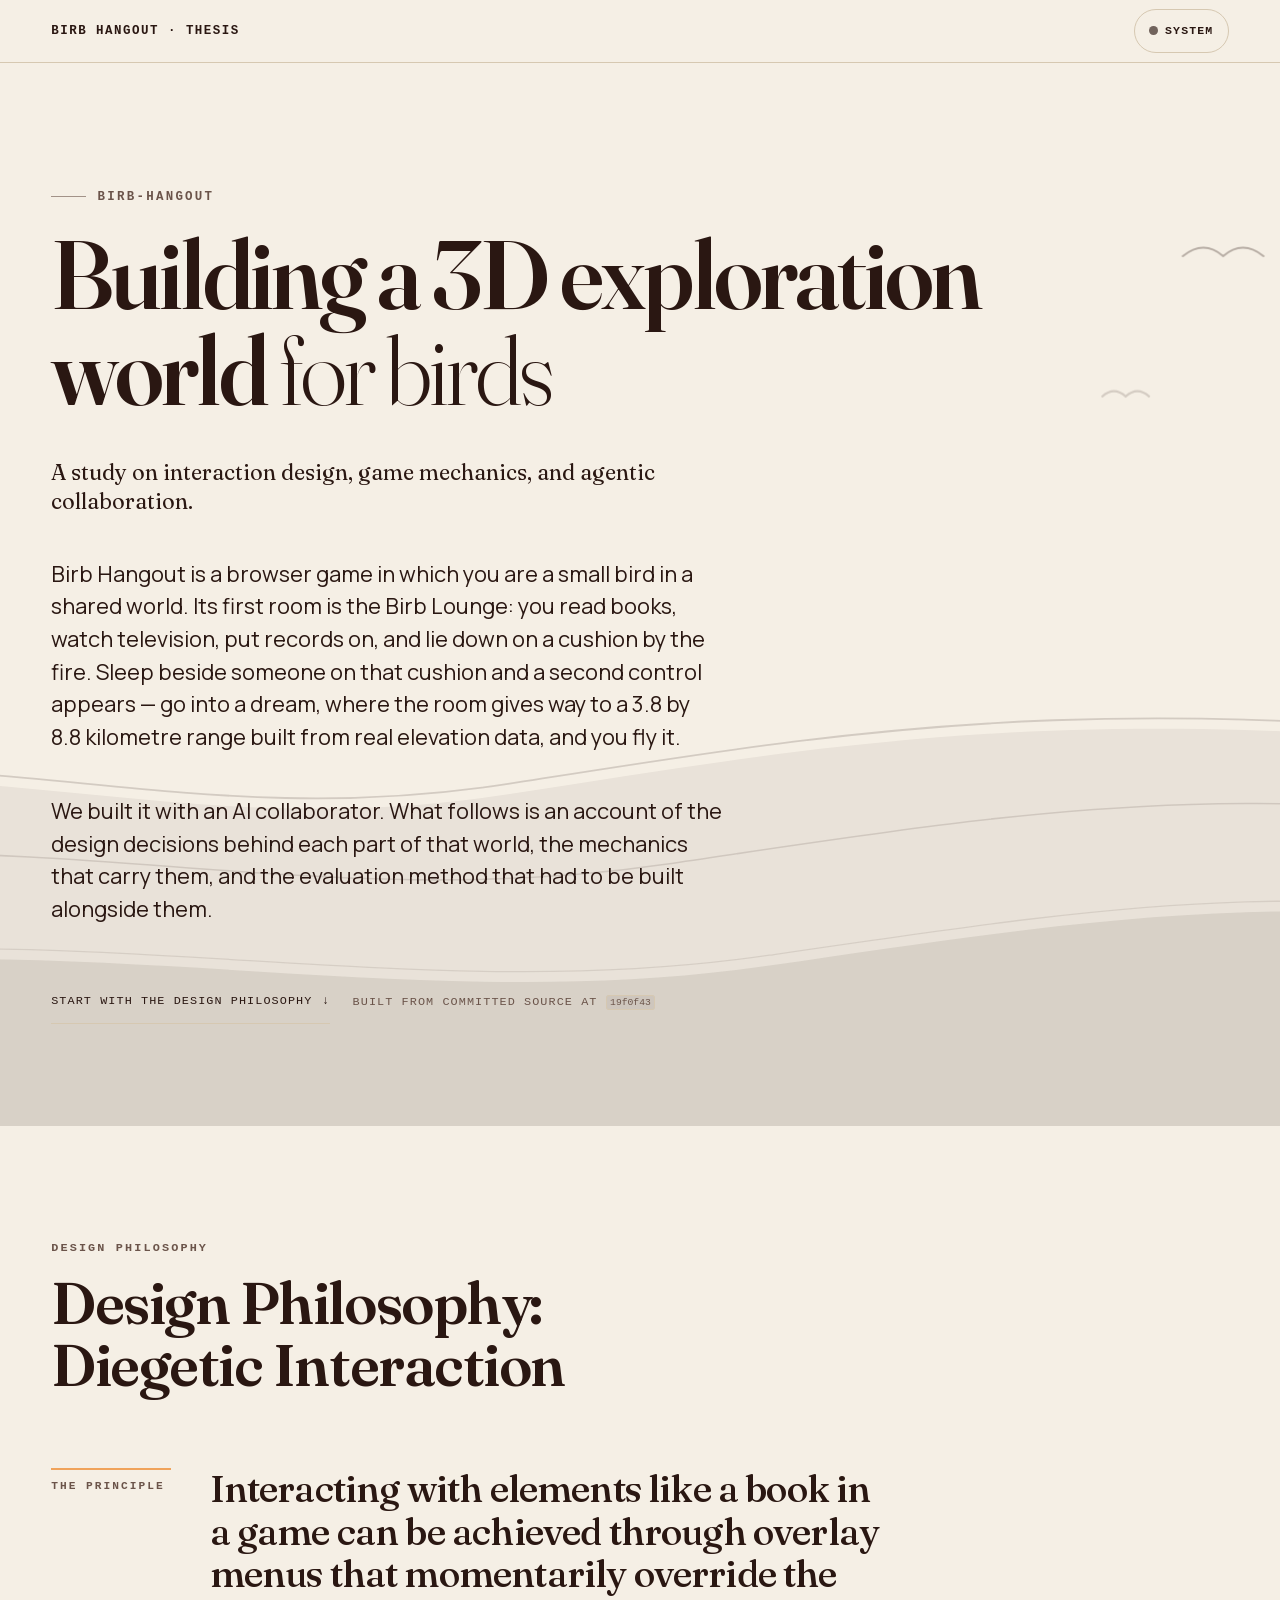
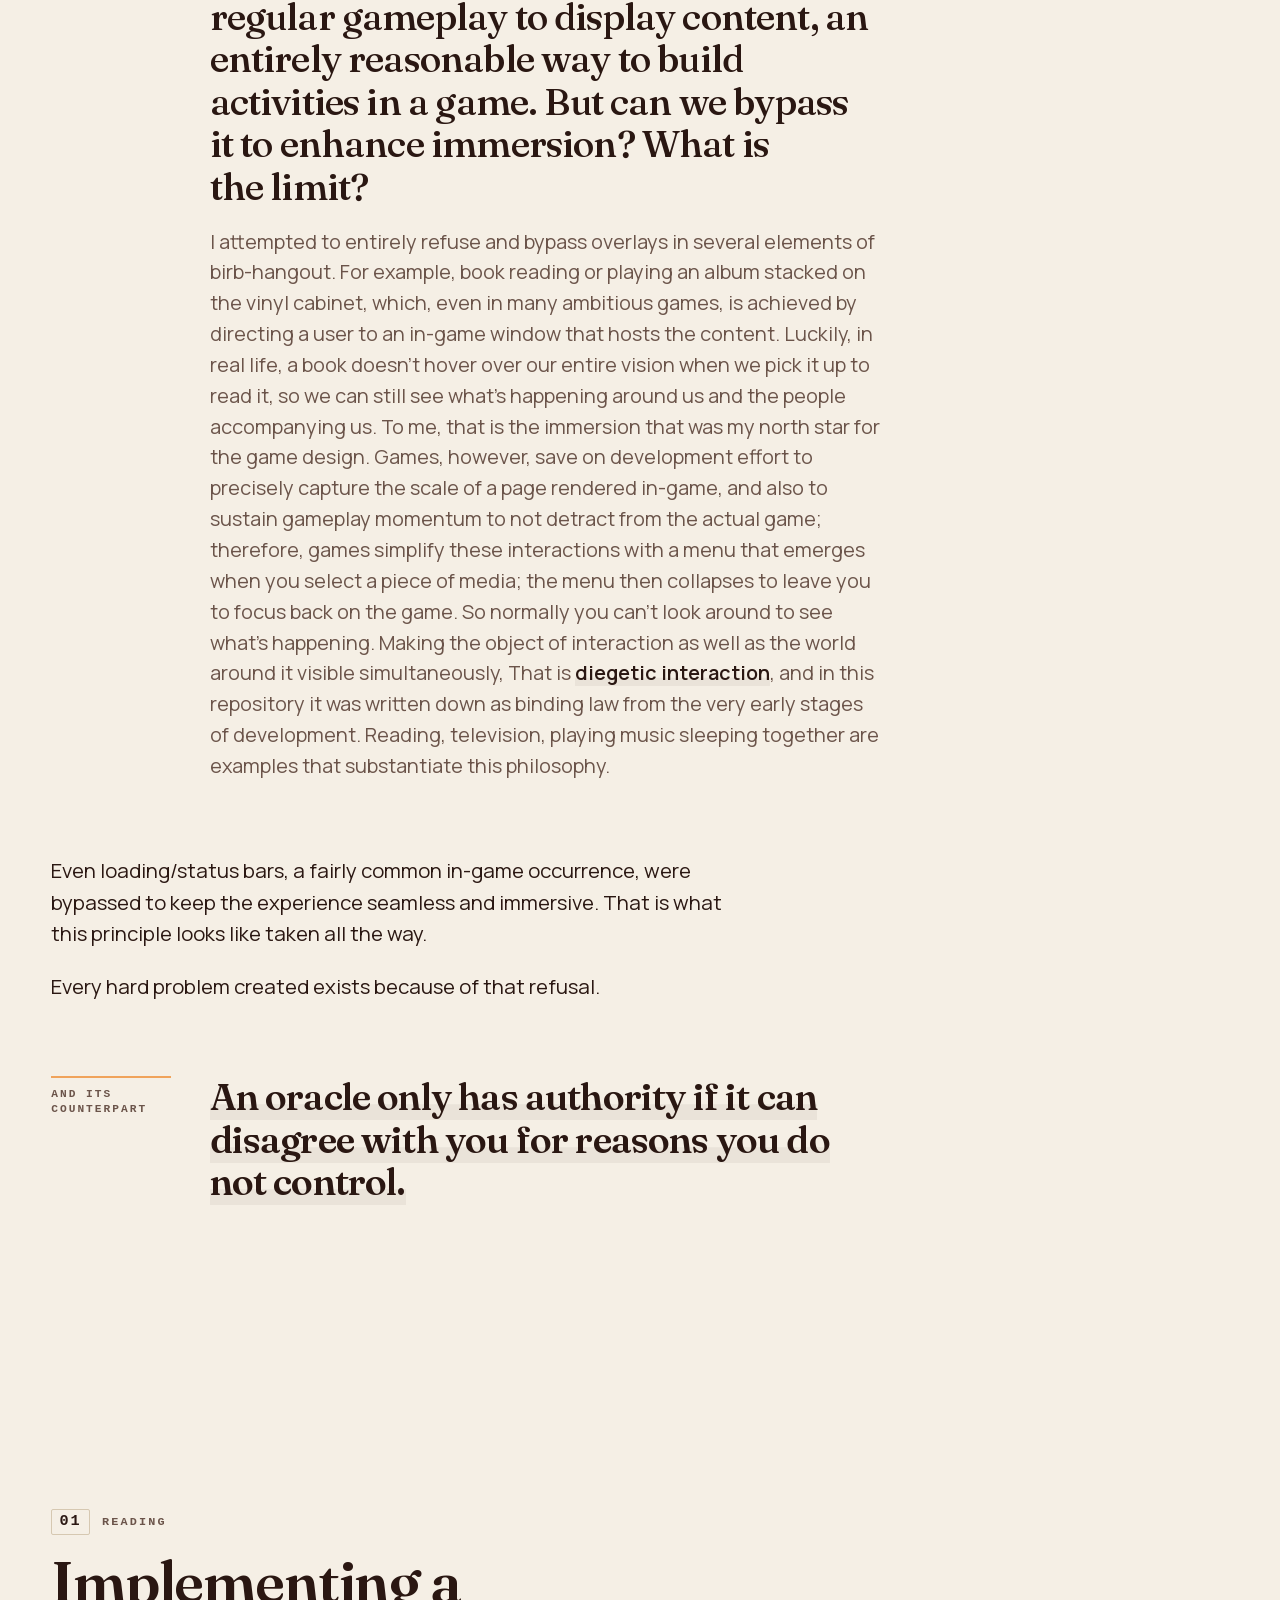
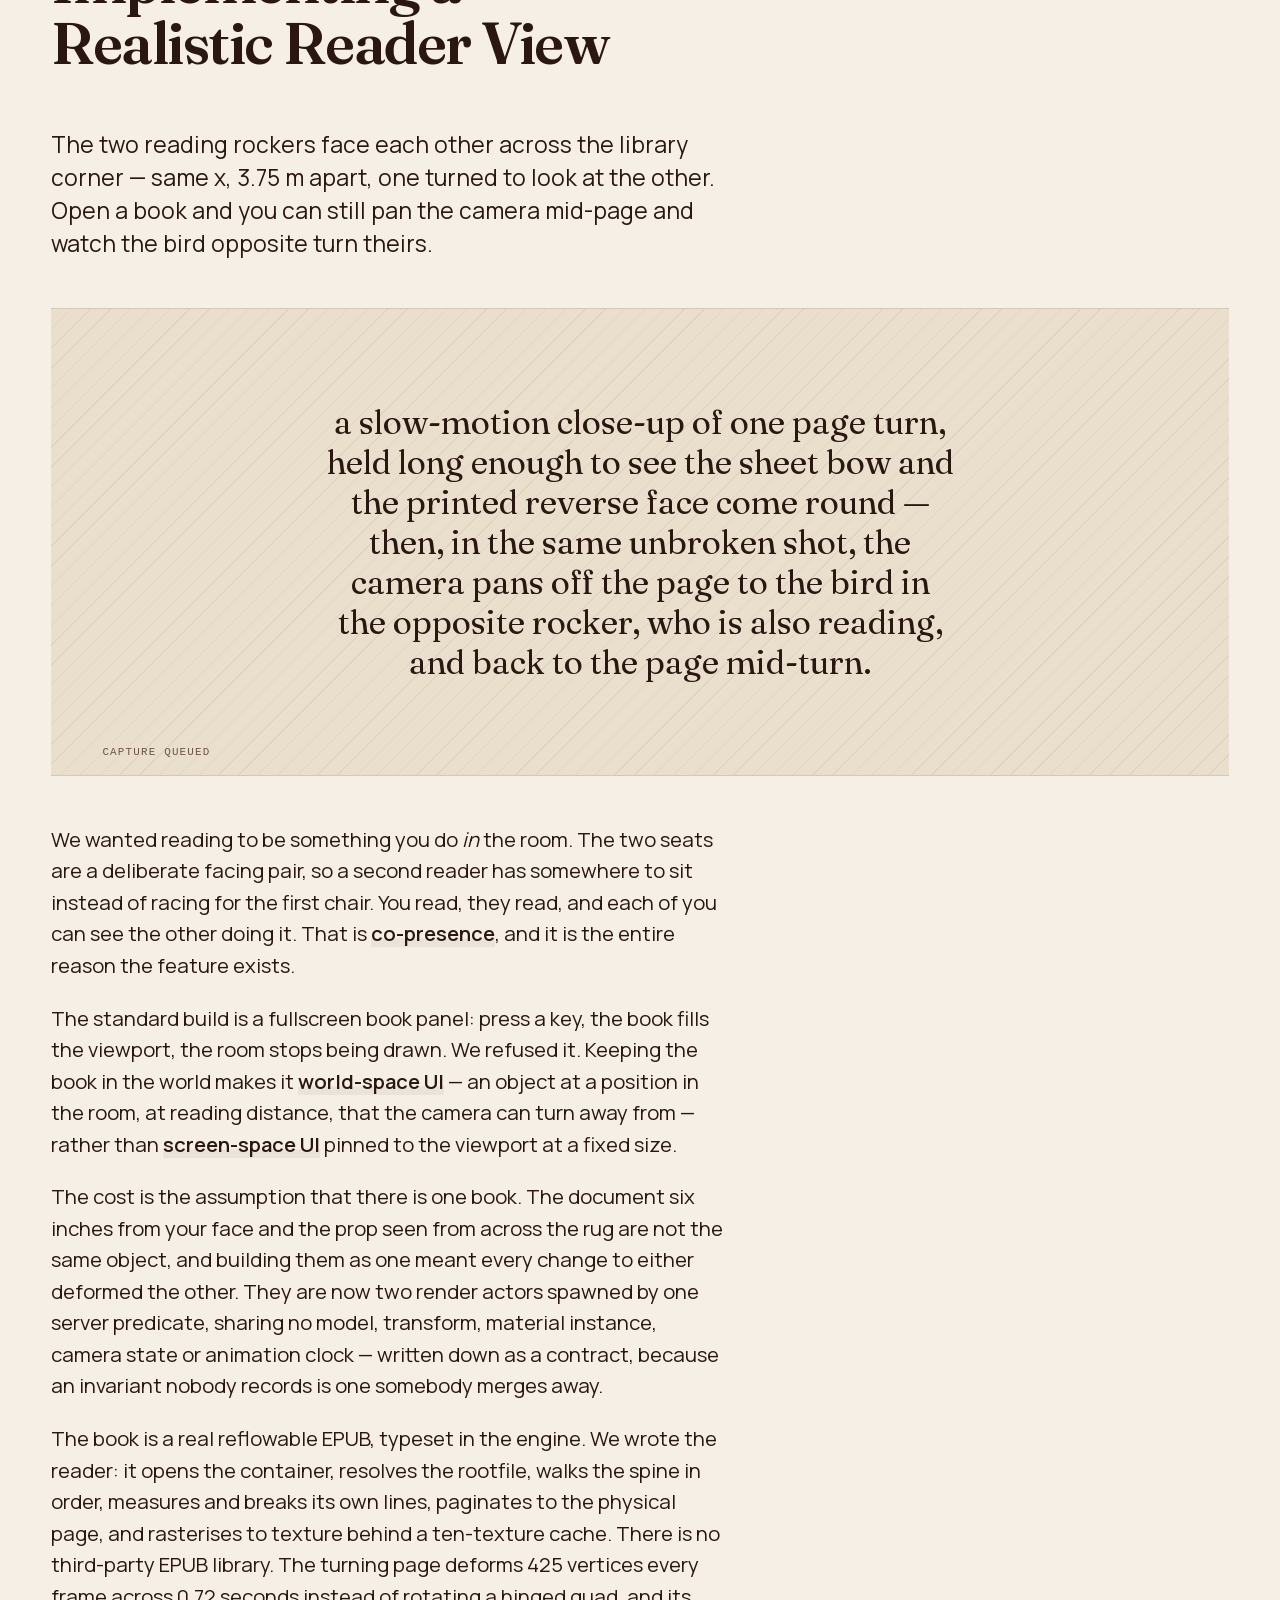
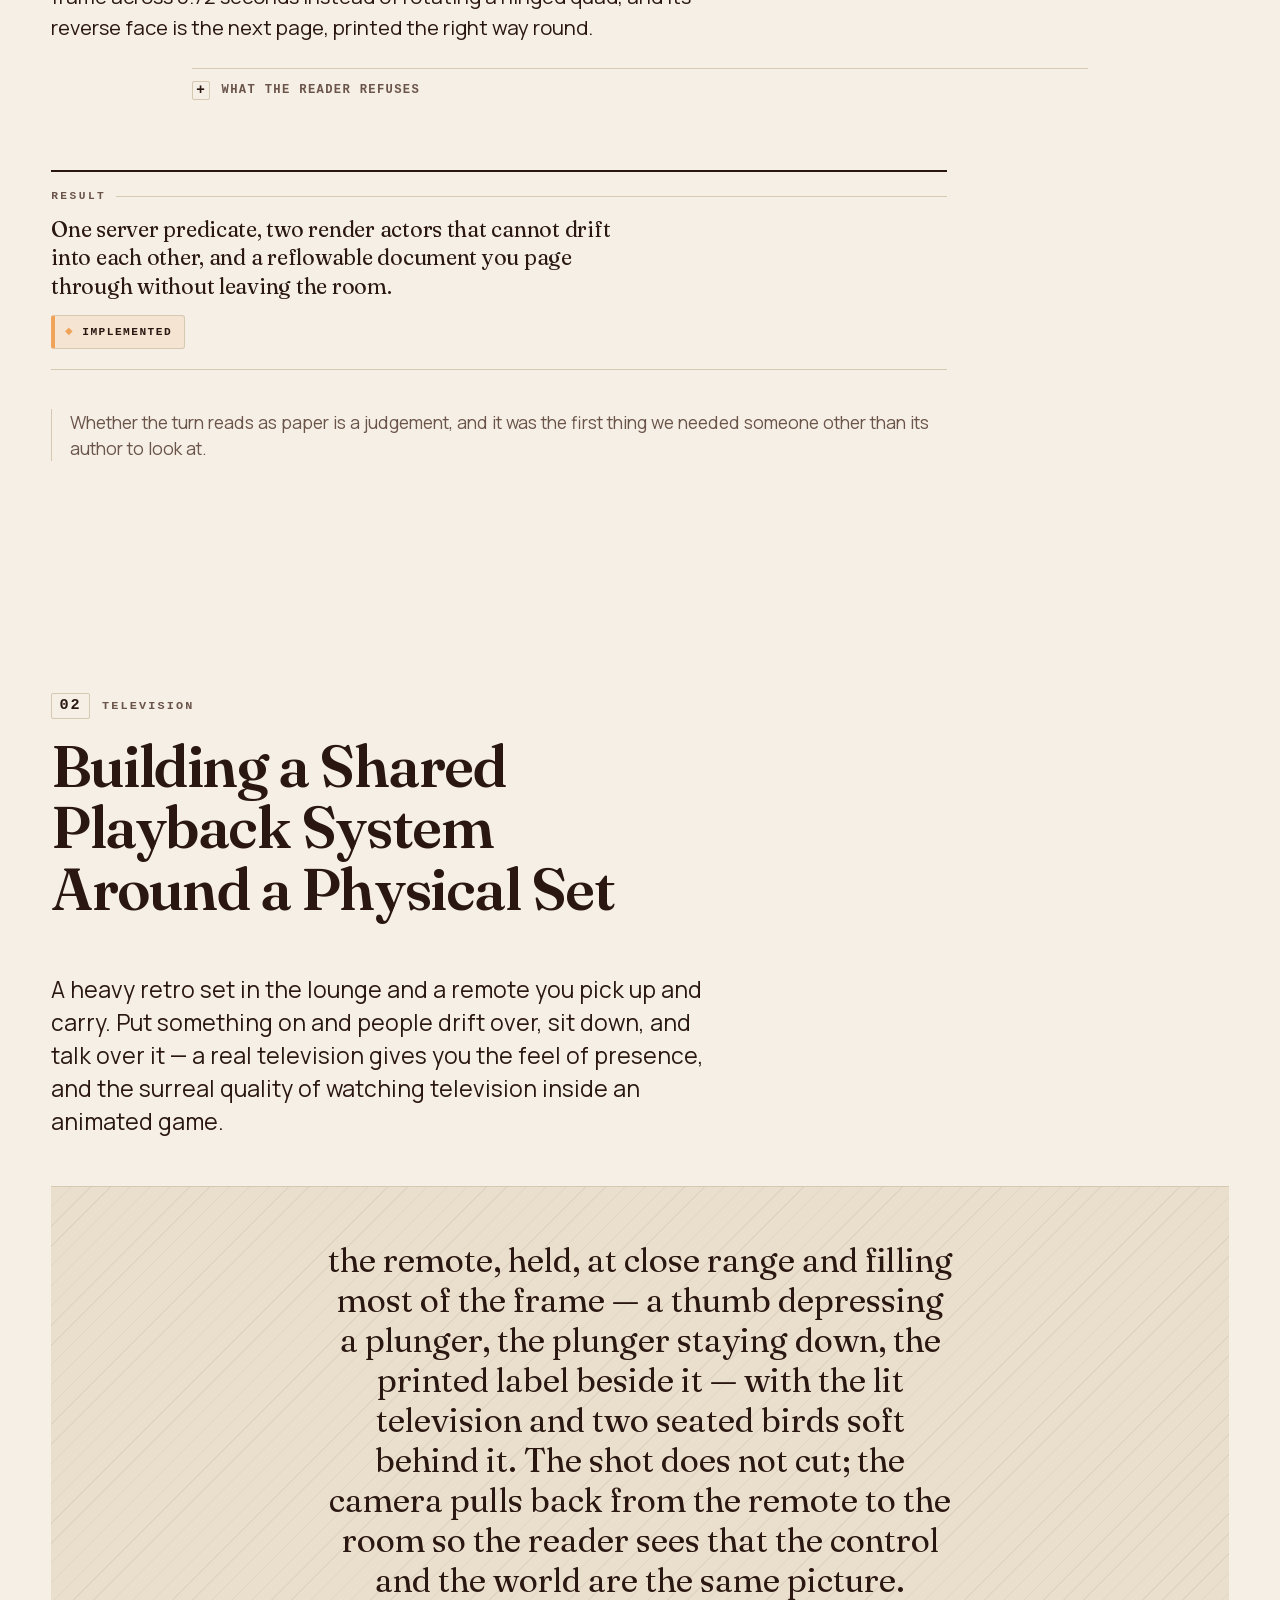
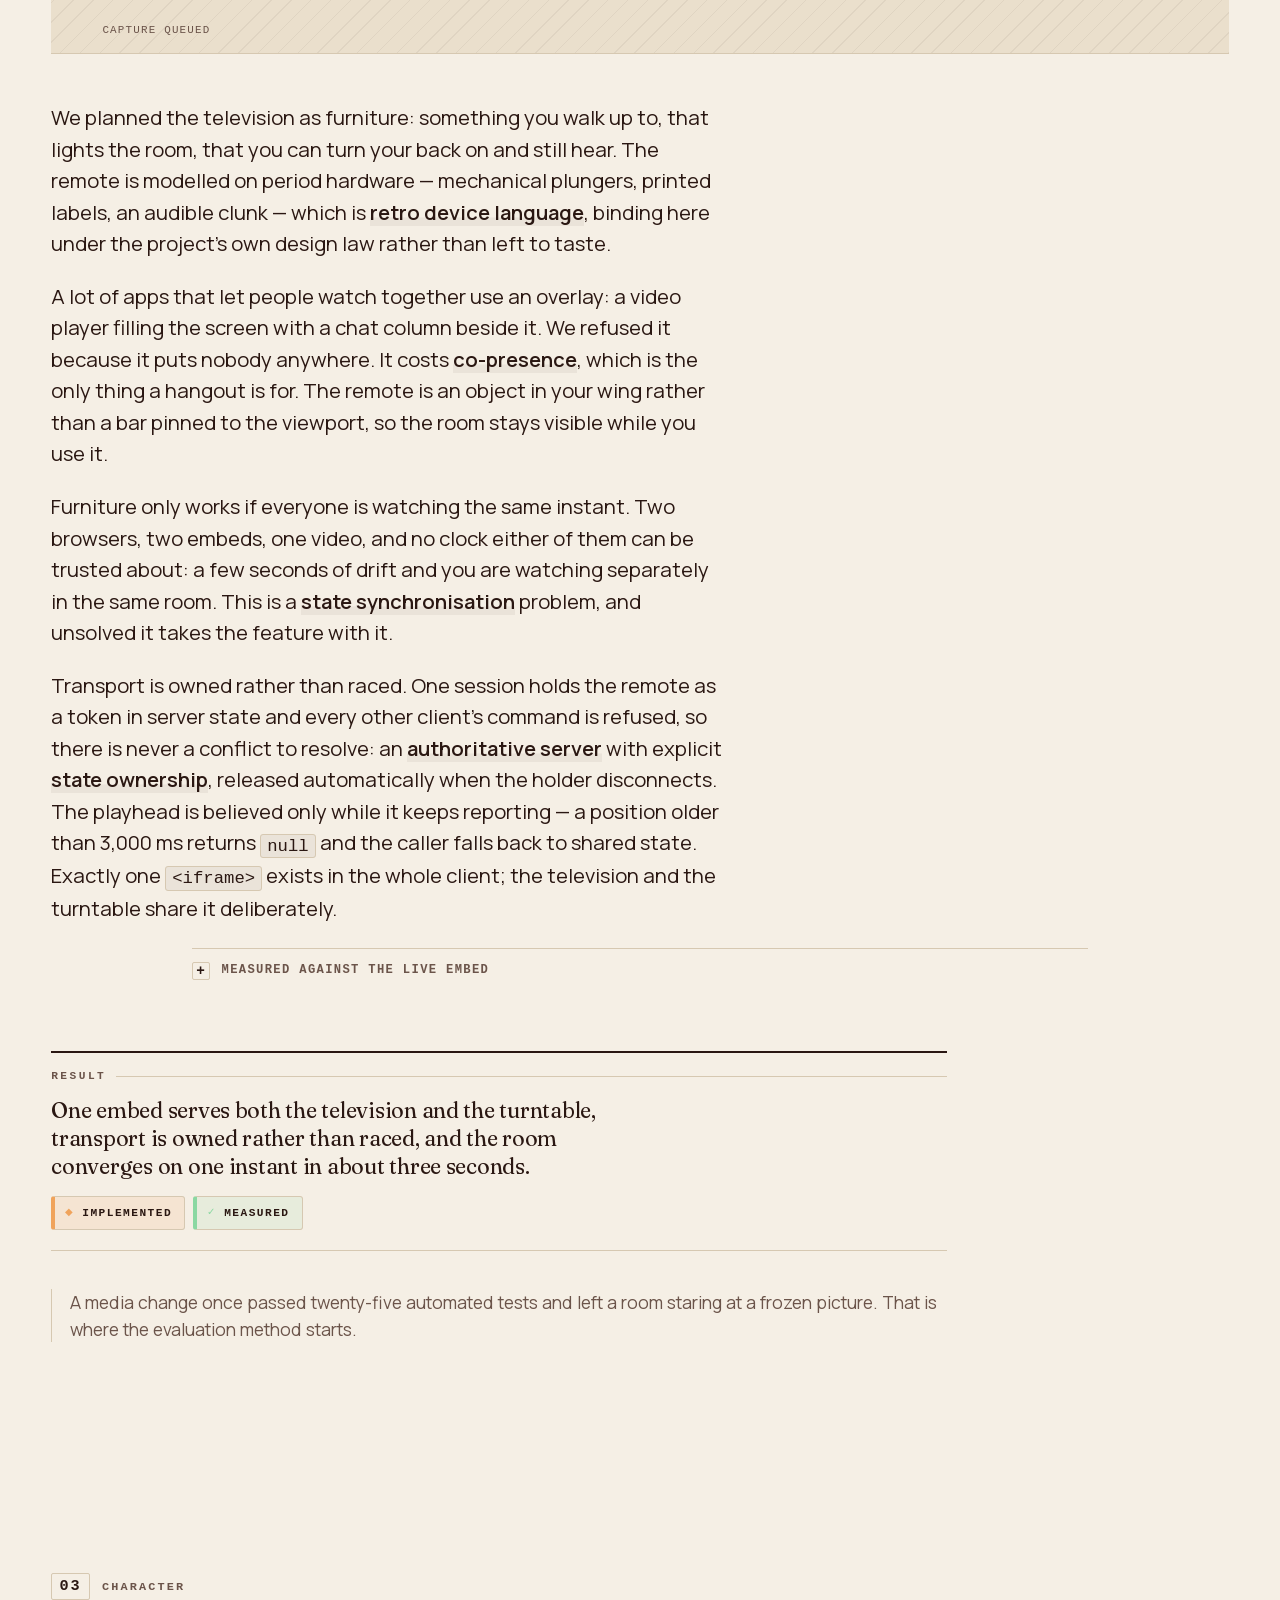
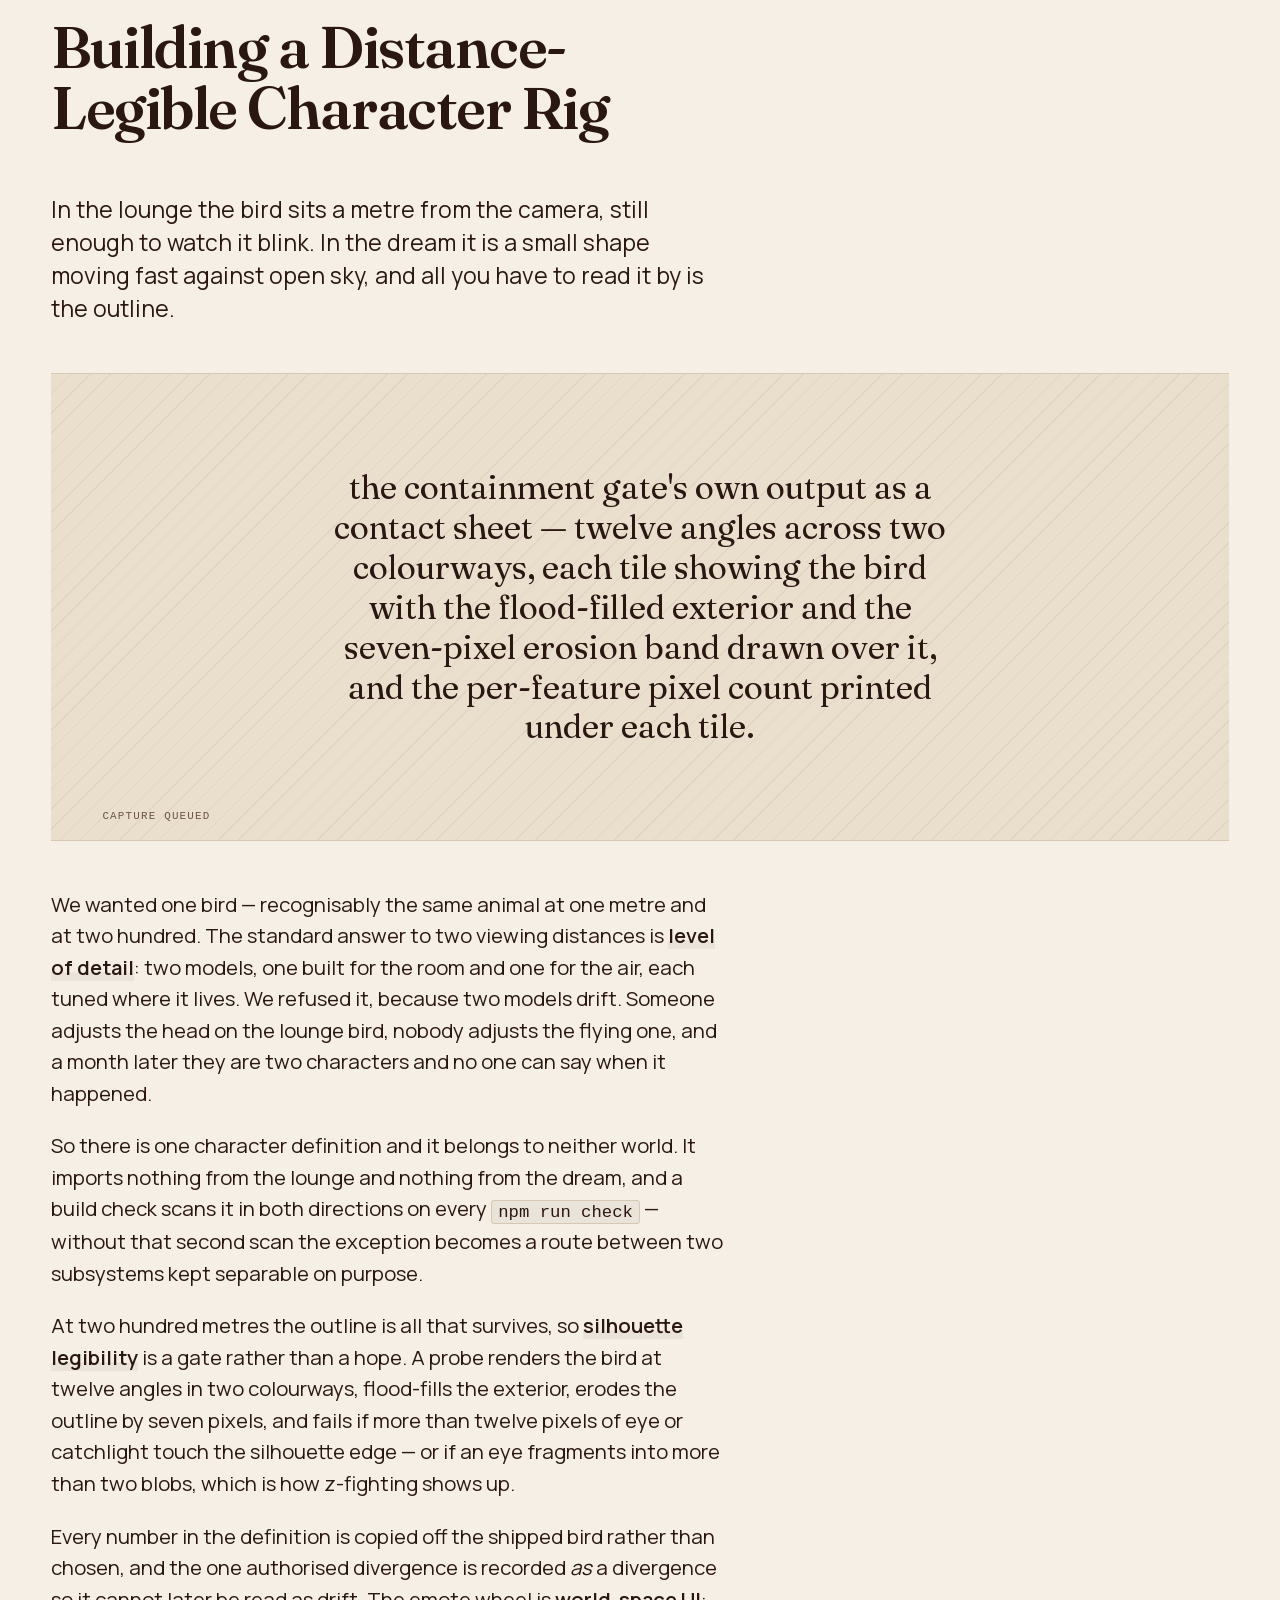
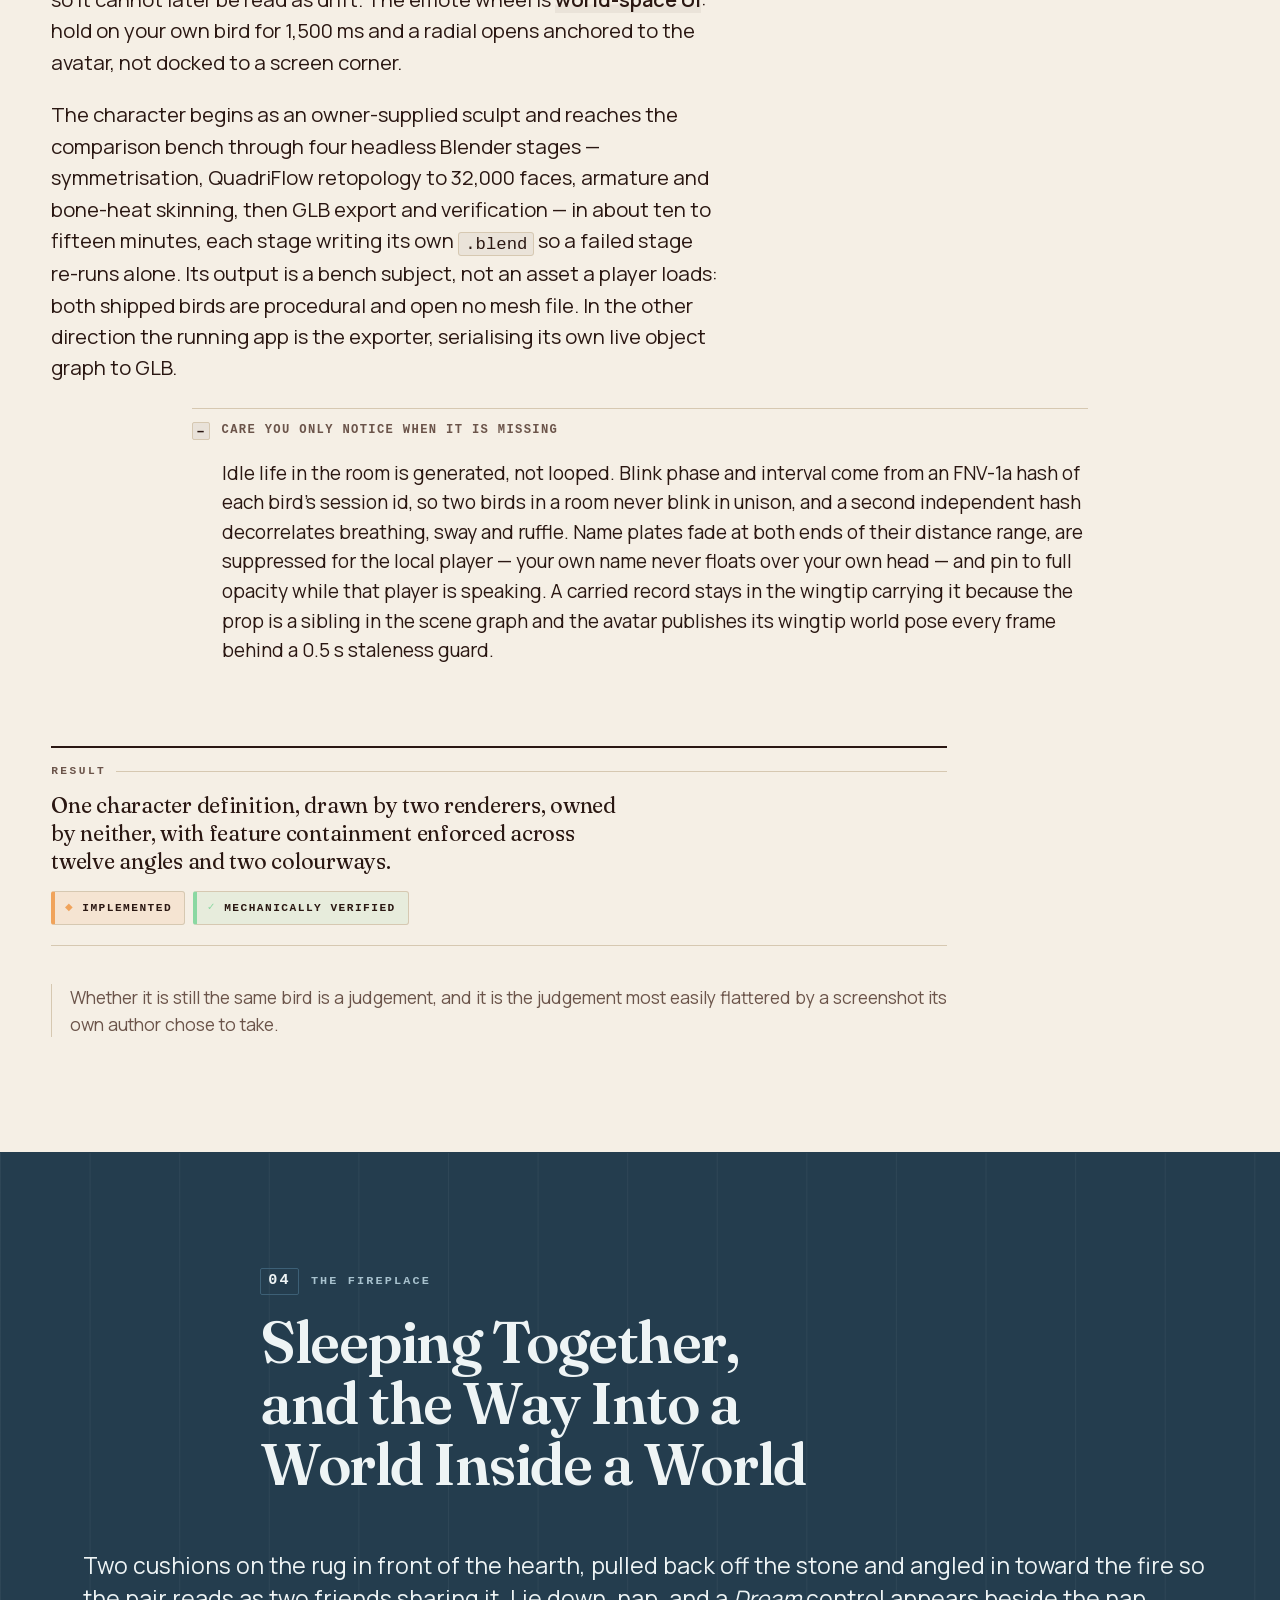
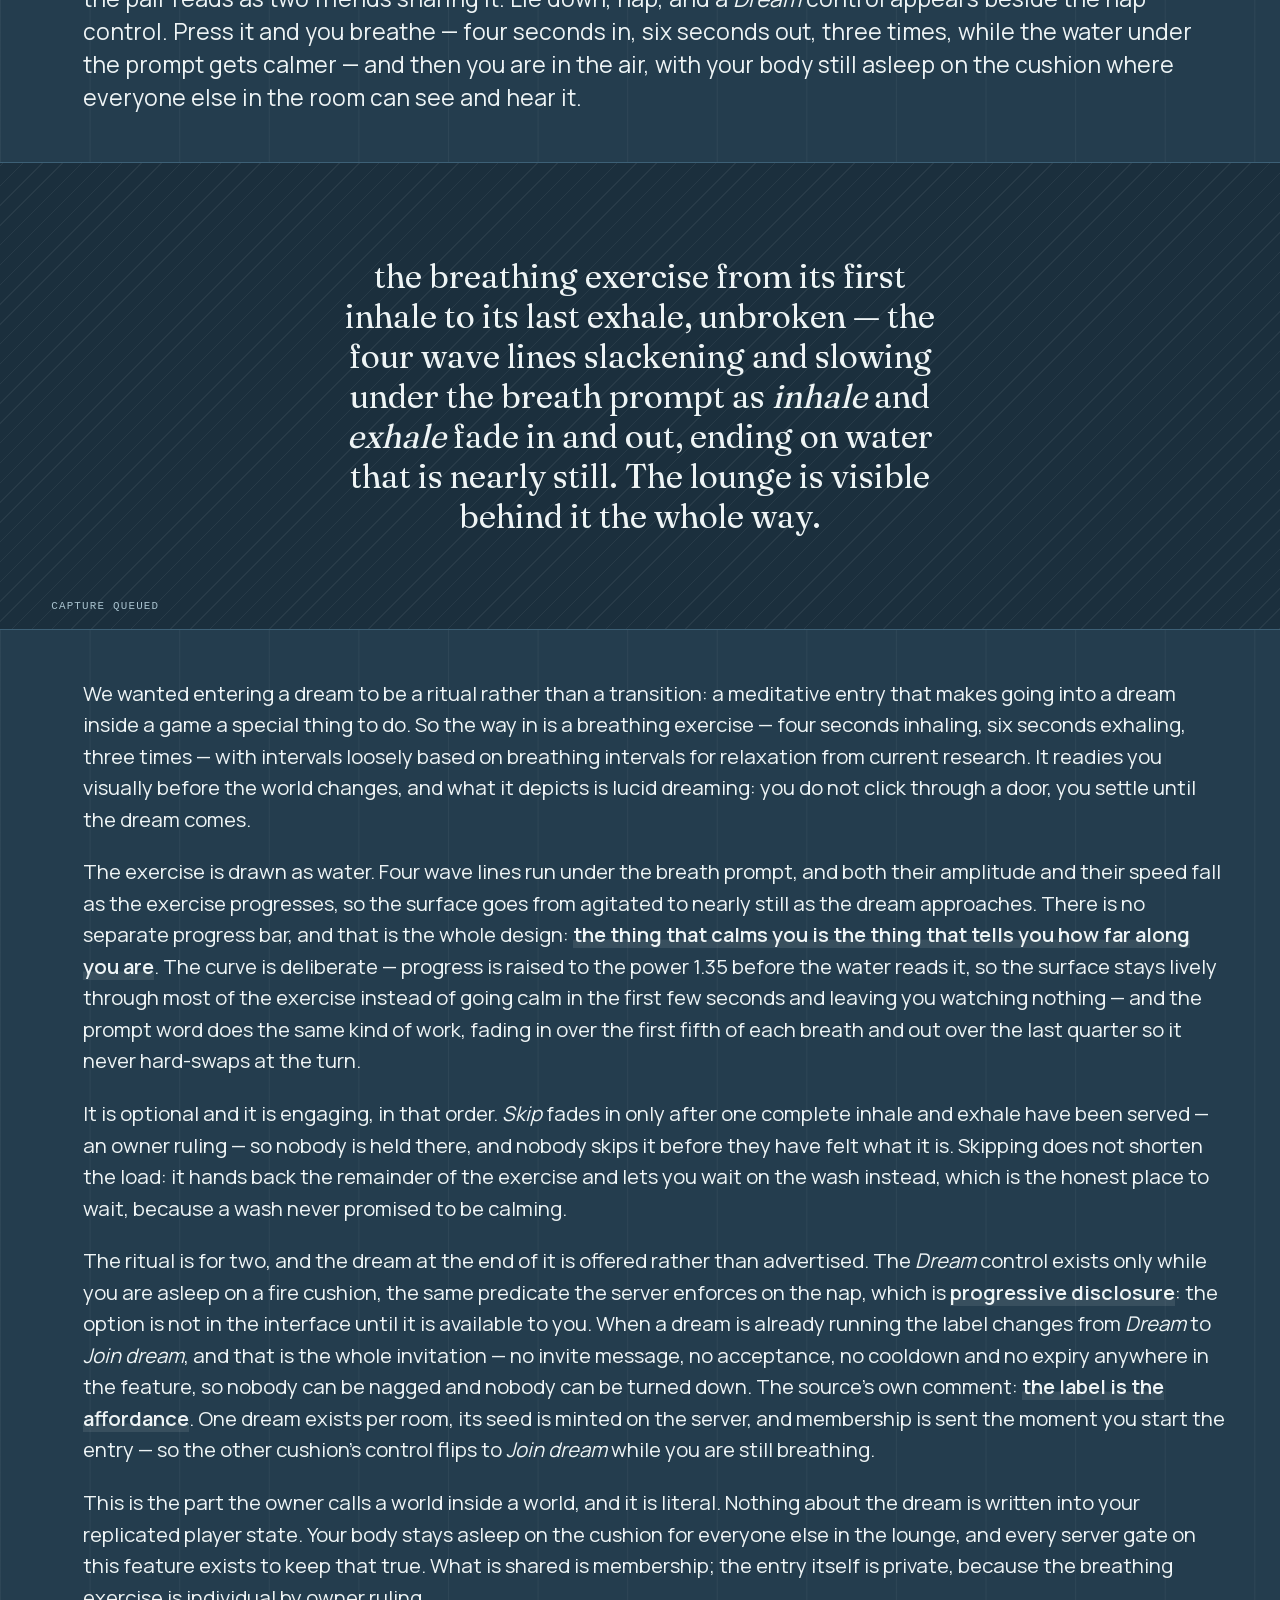
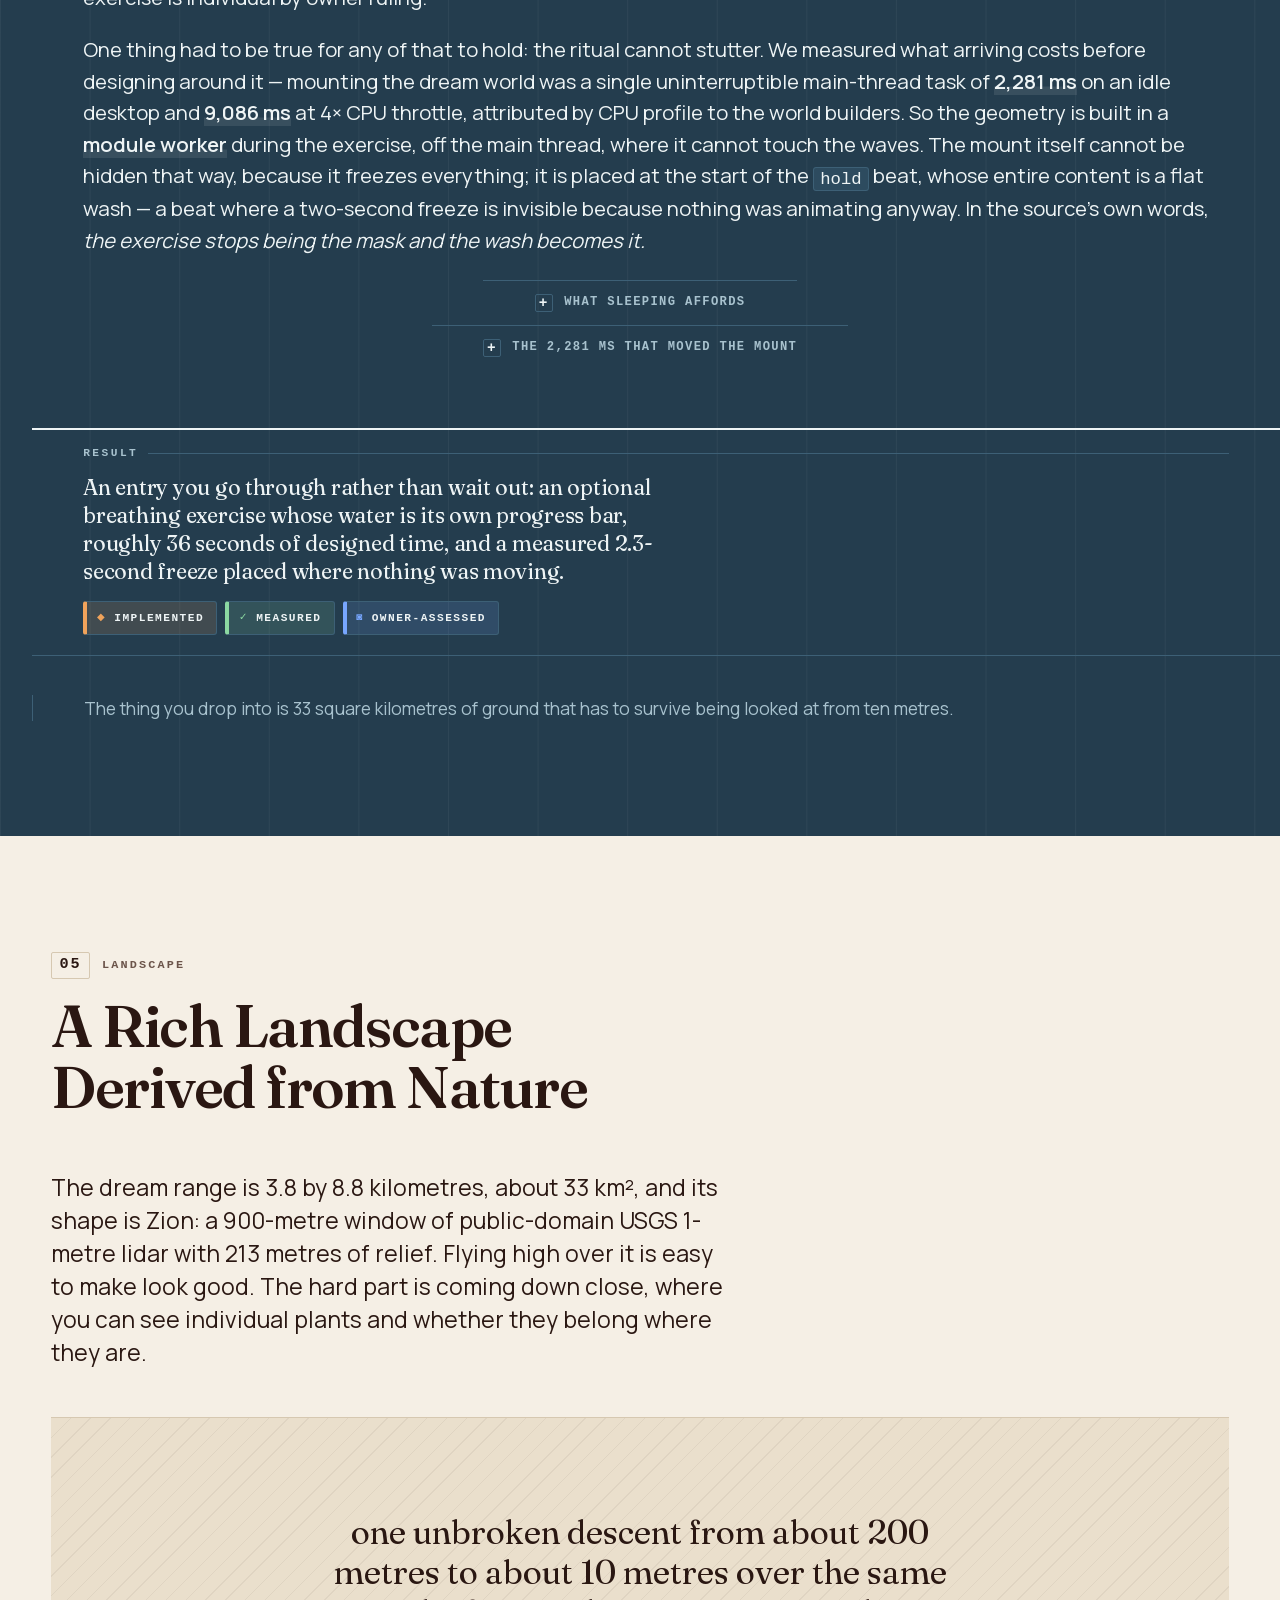
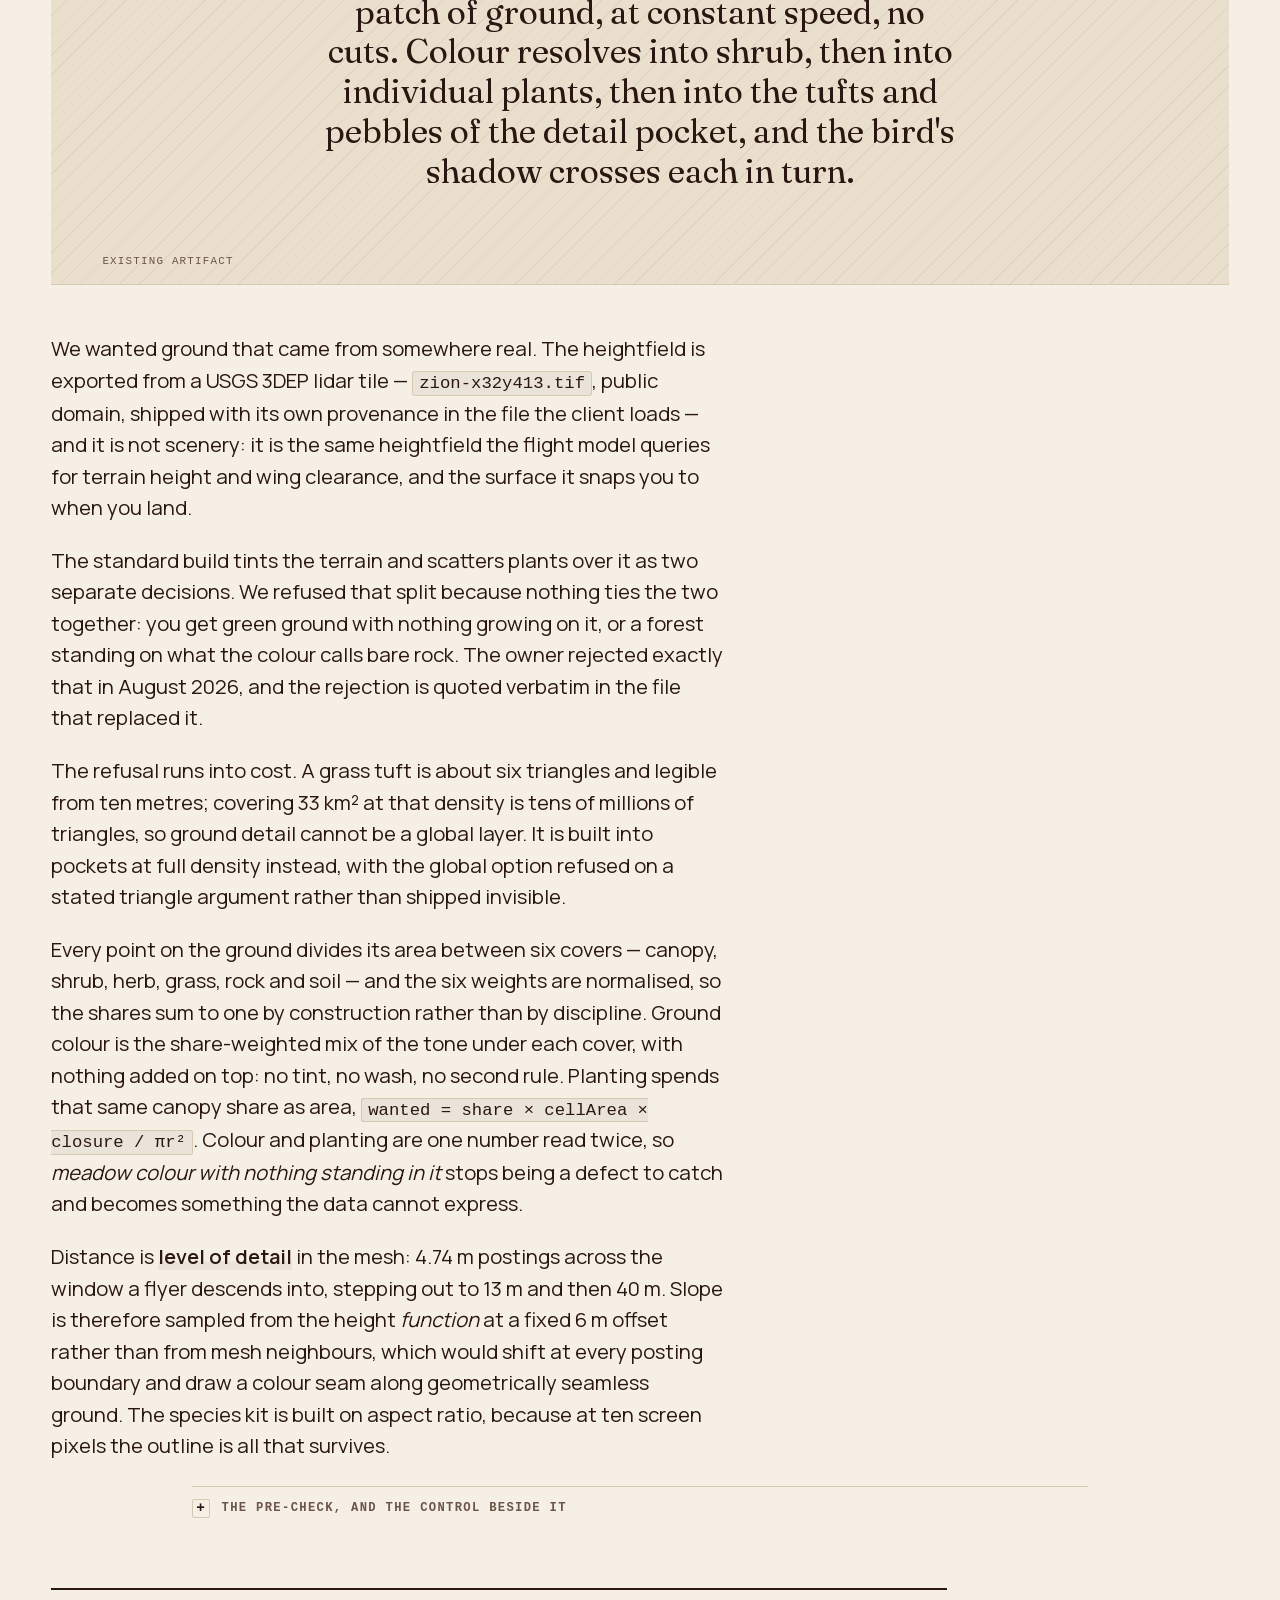
<file: snapshots/2026-09-04T1603-published.html>
<!doctype html>
<html lang="en">
<head>
<meta charset="utf-8">
<meta name="viewport" content="width=device-width,initial-scale=1">
<title>Birb Hangout Thesis</title>
<meta name="description" content="A cozy browser hangout, and the evaluation harness built to know whether it felt right.">
<meta name="color-scheme" content="light dark">
<style>
/* ------------------------------------------------------------------
   Fonts — Fraunces & Manrope, SIL Open Font License 1.1, embedded as
   data URIs so the page has no external dependency of any kind.
   Licence texts travel with the vendored files in styles/fonts/.
   ------------------------------------------------------------------ */
@font-face{
  font-family:"Fraunces";
  src:url([data-uri]) format("woff2");
  font-weight:100 900;font-style:normal;font-display:swap;
}
@font-face{
  font-family:"Manrope";
  src:url([data-uri]) format("woff2");
  font-weight:200 800;font-style:normal;font-display:swap;
}

/* ==================================================================
   1 · Tokens — the complete light palette lives here, on bare :root.
   ================================================================== */
:root{
  color-scheme:light dark;

  /* day / paper */
  --paper:#f5efe5;
  --paper-deep:#eadfcc;
  --paper-raised:#fdfaf4;
  --ink:#2a1712;
  --ink-soft:#6b544a;
  --ink-rule:#d6c8b1;
  --paper-hatch:rgba(42,23,18,.055);
  --paper-link:#17458f;

  /* night / instrument */
  --night:#120f17;
  --night-raised:#201826;
  --night-deep:#0a080e;
  --night-fg:#f1e9dd;
  --night-fg-soft:#a99dae;
  --night-rule:#372c44;
  --night-hatch:rgba(241,233,221,.05);

  /* dream / bridge */
  --dream:#243d4e;
  --dream-raised:#2d4b5f;
  --dream-deep:#1b2f3d;
  --dream-fg:#eef4f5;
  --dream-fg-soft:#a8c2ce;
  --dream-rule:#3d6076;
  --dream-hatch:rgba(238,244,245,.06);

  /* accents — never carry meaning alone */
  --apricot:#f0a35b;
  --mint:#8bd8a2;
  --blueberry:#78a7ff;
  --danger:#e5484d;
  --neutral:#9b8d7d;
  --dark-link:#9dbeff;

  /* metrics */
  --gutter:clamp(1.25rem,4vw,4.5rem);
  --measure:42rem;
  --w-inset:56rem;
  --w-wide:76rem;
  --w-cinema:92rem;
  --pad-y:clamp(4.5rem,9vw,10.5rem);
  --rail-w:13.5rem;

  --sans:"Manrope",-apple-system,BlinkMacSystemFont,"Segoe UI",Roboto,"Helvetica Neue",Arial,sans-serif;
  --serif:"Fraunces","Iowan Old Style","Palatino Linotype",Palatino,Georgia,"Times New Roman",serif;
  --mono:ui-monospace,SFMono-Regular,"SF Mono",Menlo,Consolas,"Liberation Mono","Courier New",monospace;

  /* default field = paper (used by chrome outside a field) */
  --field-bg:var(--paper);
  --field-fg:var(--ink);
  --field-soft:var(--ink-soft);
  --field-rule:var(--ink-rule);
  --field-raised:var(--paper-raised);
  --field-deep:var(--paper-deep);
  --field-hatch:var(--paper-hatch);
  --link:var(--paper-link);
}

/* dark theme — token overrides only, guarded so an explicit light choice wins */
@media (prefers-color-scheme:dark){
  :root:not([data-theme="light"]){
    --paper:#1a1512;
    --paper-deep:#241c17;
    --paper-raised:#221a15;
    --ink:#f0e6d7;
    --ink-soft:#b5a392;
    --ink-rule:#3b2e26;
    --paper-hatch:rgba(240,230,215,.05);
    --paper-link:#9dbeff;

    --night:#0a080e;
    --night-raised:#171220;
    --night-deep:#050409;
    --night-rule:#2b2334;

    --dream:#16252f;
    --dream-raised:#1f3341;
    --dream-deep:#101c24;
    --dream-rule:#2f4b5d;

    --danger:#ff7276;
    --neutral:#a2958a;
  }
}
:root[data-theme="dark"]{
  --paper:#1a1512;
  --paper-deep:#241c17;
  --paper-raised:#221a15;
  --ink:#f0e6d7;
  --ink-soft:#b5a392;
  --ink-rule:#3b2e26;
  --paper-hatch:rgba(240,230,215,.05);
  --paper-link:#9dbeff;

  --night:#0a080e;
  --night-raised:#171220;
  --night-deep:#050409;
  --night-rule:#2b2334;

  --dream:#16252f;
  --dream-raised:#1f3341;
  --dream-deep:#101c24;
  --dream-rule:#2f4b5d;

  --danger:#ff7276;
  --neutral:#a2958a;
}

/* ==================================================================
   2 · Base
   ================================================================== */
*,*::before,*::after{box-sizing:border-box}
html{-webkit-text-size-adjust:100%}
html:focus-within{scroll-behavior:smooth}
body{
  margin:0;
  overflow-x:clip;
  background:var(--paper);
  color:var(--ink);
  font-family:var(--sans);
  font-size:clamp(1.06rem,.4vw + .95rem,1.28rem);
  line-height:1.55;
  font-weight:400;
  font-synthesis-weight:none;
  text-rendering:optimizeLegibility;
  -webkit-font-smoothing:antialiased;
}
img,svg,video{max-width:100%;height:auto}
p,li{overflow-wrap:break-word}
h1,h2,h3,h4{font-family:var(--serif);font-weight:600;line-height:1.04;margin:0;letter-spacing:-.015em}
a{color:var(--link);text-underline-offset:.22em;text-decoration-thickness:.06em}
a:hover{text-decoration-thickness:.12em}
:focus-visible{outline:3px solid var(--blueberry);outline-offset:3px;border-radius:2px}
::selection{background:var(--apricot);color:#2a1712}
hr{border:0;border-top:1px solid var(--field-rule);margin:0}

.skip{
  position:fixed;left:1rem;top:-6rem;z-index:200;
  display:inline-flex;align-items:center;min-height:44px;
  padding:.5rem 1.1rem;border-radius:2px;
  background:var(--ink);color:var(--paper);
  font:600 .95rem/1 var(--sans);text-decoration:none;
  transition:top .18s ease;
}
.skip:focus{top:1rem}
.vh{position:absolute!important;width:1px;height:1px;margin:-1px;padding:0;overflow:hidden;clip:rect(0 0 0 0);clip-path:inset(50%);white-space:nowrap;border:0}

/* ==================================================================
   3 · Fields — the structural paper / instrument / dream contrast
   ================================================================== */
.field{
  background:var(--field-bg);
  color:var(--field-fg);
  padding:var(--pad-y) var(--gutter);
  position:relative;
  transition:background-color .5s ease,color .5s ease;
}
.f-paper{
  --field-bg:var(--paper);--field-fg:var(--ink);--field-soft:var(--ink-soft);
  --field-rule:var(--ink-rule);--field-raised:var(--paper-raised);--field-deep:var(--paper-deep);
  --field-hatch:var(--paper-hatch);--link:var(--paper-link);
}
.f-night{
  --field-bg:var(--night);--field-fg:var(--night-fg);--field-soft:var(--night-fg-soft);
  --field-rule:var(--night-rule);--field-raised:var(--night-raised);--field-deep:var(--night-deep);
  --field-hatch:var(--night-hatch);--link:var(--dark-link);
}
.f-dream{
  --field-bg:var(--dream);--field-fg:var(--dream-fg);--field-soft:var(--dream-fg-soft);
  --field-rule:var(--dream-rule);--field-raised:var(--dream-raised);--field-deep:var(--dream-deep);
  --field-hatch:var(--dream-hatch);--link:var(--dark-link);
}
/* the instrument fields run on a tighter measure and a visible grid */
.f-night .beat,.f-night .runin-list{font-size:.97em}
.f-night::before,.f-dream::before{
  content:"";position:absolute;inset:0;pointer-events:none;
  background-image:linear-gradient(to right,var(--field-hatch) 1px,transparent 1px);
  background-size:clamp(48px,7vw,96px) 100%;
  opacity:.85;
}
.f-night>*,.f-dream>*{position:relative}

/* widths */
.text,.inset,.wide,.cinema{margin-inline:auto;width:100%}
.text{max-width:var(--measure)}
.inset{max-width:var(--w-inset)}
.wide{max-width:var(--w-wide)}
.cinema{max-width:var(--w-cinema)}
.stack>*+*{margin-top:1.05em}
.beat>p{margin:0}
.beat>p+p{margin-top:1.05em}

/* ==================================================================
   4 · Chrome — progress, rail, top bar
   ================================================================== */
.progress{
  position:fixed;inset:0 0 auto 0;height:3px;z-index:120;
  background:transparent;pointer-events:none;
}
.progress>i{
  display:block;height:100%;width:100%;
  transform:scaleX(var(--p,0));transform-origin:0 50%;
  background:linear-gradient(90deg,var(--apricot),var(--mint) 55%,var(--blueberry));
}
.topbar{
  position:sticky;top:0;z-index:100;
  display:flex;align-items:center;gap:1rem;justify-content:space-between;
  padding:.55rem var(--gutter);
  background:var(--field-bg);
  color:var(--field-fg);
  border-bottom:1px solid var(--field-rule);
  transition:background-color .5s ease,color .5s ease,border-color .5s ease;
}
:root[data-field="night"] .topbar{--field-bg:var(--night);--field-fg:var(--night-fg);--field-rule:var(--night-rule);--link:var(--dark-link)}
:root[data-field="dream"] .topbar{--field-bg:var(--dream);--field-fg:var(--dream-fg);--field-rule:var(--dream-rule);--link:var(--dark-link)}
.topbar__mark{
  font:600 .78rem/1 var(--mono);letter-spacing:.12em;text-transform:uppercase;
  text-decoration:none;color:inherit;display:inline-flex;align-items:center;min-height:44px;
  min-width:0;flex:0 1 auto;overflow:hidden;text-overflow:ellipsis;white-space:nowrap;
}
.topbar__mark b{font-weight:700}
.topbar__right{display:flex;align-items:center;gap:.4rem;flex:none}
@media (max-width:520px){
  .topbar{gap:.5rem}
  .topbar__suffix{display:none}
  .tbtn{padding:0 .7rem;letter-spacing:.08em}
}
.tbtn{
  flex:none;white-space:nowrap;
  font:600 .72rem/1 var(--mono);letter-spacing:.1em;text-transform:uppercase;
  color:inherit;background:transparent;border:1px solid var(--field-rule);
  border-radius:999px;padding:0 .9rem;min-height:44px;min-width:44px;cursor:pointer;
  display:inline-flex;align-items:center;gap:.45rem;
}
.tbtn:hover{border-color:currentColor}
.tbtn__dot{width:.55rem;height:.55rem;border-radius:50%;background:currentColor;opacity:.65}

/* chapter rail — collapsed to numerals in the gutter, label on hover/focus */
.rail{
  position:fixed;left:.6rem;top:50%;transform:translateY(-50%);z-index:90;display:none;
}
.rail ol{list-style:none;margin:0;padding:0;display:grid;gap:2px}
.rail a{
  position:relative;display:flex;align-items:center;gap:.35rem;
  height:44px;padding:0 .3rem;border-radius:3px;text-decoration:none;
  color:var(--field-soft);font:500 .7rem/1 var(--mono);letter-spacing:.04em;
  transition:color .2s ease,background-color .2s ease;
}
.rail a:hover{color:var(--field-fg);background:var(--field-hatch)}
.rail a .n{font-variant-numeric:tabular-nums;opacity:.85}
.rail a .k{width:.5rem;height:.5rem;border:1px solid currentColor;border-radius:1px;flex:none}
.rail a[data-k="night"] .k{background:currentColor}
.rail a[data-k="dream"] .k{border-radius:50%}
.rail a[aria-current="true"]{color:var(--field-fg);font-weight:700}
.rail a .t{
  position:absolute;left:100%;top:50%;transform:translateY(-50%);margin-left:.4rem;
  white-space:nowrap;padding:.32rem .6rem;border-radius:3px;
  background:var(--field-raised);border:1px solid var(--field-rule);color:var(--field-fg);
  opacity:0;pointer-events:none;transition:opacity .18s ease;
  font-size:.7rem;letter-spacing:.06em;
}
.rail a:hover .t,.rail a:focus-visible .t{opacity:1}
@media (min-width:1400px){.rail{display:block}}
:root[data-field="night"] .rail{--field-fg:var(--night-fg);--field-soft:var(--night-fg-soft);--field-rule:var(--night-rule);--field-raised:var(--night-raised);--field-hatch:var(--night-hatch)}
:root[data-field="dream"] .rail{--field-fg:var(--dream-fg);--field-soft:var(--dream-fg-soft);--field-rule:var(--dream-rule);--field-raised:var(--dream-raised);--field-hatch:var(--dream-hatch)}

/* ==================================================================
   5 · Hero
   ================================================================== */
.hero{
  min-height:100svh;
  display:grid;align-content:center;
  padding-top:clamp(5rem,14vh,9rem);
  padding-bottom:clamp(4rem,10vh,7rem);
  overflow:hidden;
}
.hero__sky{
  position:absolute;inset:-8% -2% -2%;pointer-events:none;z-index:0;
  will-change:transform;
}
.hero__sky svg{width:100%;height:100%;display:block}
.hero__inner{position:relative;z-index:1;max-width:var(--w-wide);margin-inline:auto;width:100%}
.eyebrow{
  font:700 .78rem/1.3 var(--mono);letter-spacing:.18em;text-transform:uppercase;
  color:var(--field-soft);margin:0 0 1.4rem;
  display:flex;align-items:center;gap:.7rem;flex-wrap:wrap;
}
.eyebrow::before{content:"";width:2.2rem;height:1px;background:currentColor;opacity:.6;flex:none}
.hero h1{
  font-size:clamp(3.05rem,7.6vw,8.2rem);
  font-weight:600;line-height:.98;letter-spacing:-.03em;
  max-width:16ch;margin:0;
  text-wrap:balance;
}
.hero h1 em{font-style:normal;font-weight:300}
.hero__stand{
  margin:clamp(1.6rem,3.5vw,2.6rem) 0 0;max-width:var(--measure);
  font-size:clamp(1.1rem,.5vw + 1rem,1.36rem);line-height:1.5;color:var(--field-fg);
}
.hero__meta{
  margin-top:clamp(2.2rem,5vw,3.4rem);
  display:flex;flex-wrap:wrap;gap:.6rem 1.4rem;align-items:center;
  font:500 .74rem/1.4 var(--mono);letter-spacing:.09em;text-transform:uppercase;
  color:var(--field-soft);
}
.hero__cue{
  display:inline-flex;align-items:center;gap:.6rem;min-height:44px;
  text-decoration:none;color:var(--field-fg);border-bottom:1px solid var(--field-rule);
}
.hero__cue:hover{border-color:currentColor}
.hero__cue span.arrow{display:inline-block;transition:transform .3s ease}
.hero__cue:hover span.arrow{transform:translateY(3px)}

/* ==================================================================
   6 · Section furniture
   ================================================================== */
.sec-head{max-width:var(--w-wide);margin:0 auto clamp(2.2rem,5vw,3.4rem)}
.sec-head h2{
  font-size:clamp(2.25rem,4.6vw,4.6rem);font-weight:600;letter-spacing:-.025em;
  max-width:20ch;text-wrap:balance;
}
.sec-head .kicker{
  font:700 .74rem/1.3 var(--mono);letter-spacing:.18em;text-transform:uppercase;
  color:var(--field-soft);margin:0 0 1rem;display:flex;align-items:baseline;gap:.75rem;
}
.sec-head .kicker .num{
  font-size:.95rem;color:var(--field-fg);
  border:1px solid var(--field-rule);border-radius:2px;padding:.15rem .45rem;
}
.sec-head .anchor{
  margin:1.3rem 0 0;max-width:var(--measure);font-size:1.08em;color:var(--field-fg);
}
h3{
  font-size:clamp(1.35rem,2vw,1.9rem);font-weight:600;margin:0 0 .7em;letter-spacing:-.015em;
}
.runin{
  font-family:var(--mono);font-size:.72em;font-weight:700;
  letter-spacing:.14em;text-transform:uppercase;
  color:var(--field-soft);margin-right:.3em;
  overflow-wrap:break-word;
}
.runin-list{list-style:none;margin:1.6rem 0 0;padding:0;display:grid;gap:1.1rem;max-width:var(--measure)}
.runin-list>li{
  padding-left:1.5rem;position:relative;
}
.runin-list>li::before{
  content:"";position:absolute;left:0;top:.62em;width:.62rem;height:1px;background:var(--field-fg);opacity:.55;
}
.runin-list b{font-weight:700}
.lede{font-size:1.12em;line-height:1.45}
.mono{font-family:var(--mono);font-size:.88em}
code{
  font-family:var(--mono);font-size:.85em;
  background:var(--field-hatch);border:1px solid var(--field-rule);
  border-radius:3px;padding:.1em .35em;overflow-wrap:anywhere;
}
.f-night code,.f-dream code{background:var(--field-raised)}
strong{font-weight:700}

/* section rule between fields */
.field + .field{border-top:1px solid transparent}
</style>
<style>
/* ==================================================================
   7 · The result line — the page's spine
   ================================================================== */
.result{
  max-width:var(--w-inset);margin:clamp(2.4rem,5vw,3.6rem) auto 0;
  border-top:2px solid var(--field-fg);
  border-bottom:1px solid var(--field-rule);
  padding:1.15rem 0 1.25rem;
  display:grid;grid-template-columns:minmax(0,1fr);gap:.9rem;
}
.result__tag{
  font:700 .7rem/1 var(--mono);letter-spacing:.22em;text-transform:uppercase;
  color:var(--field-soft);margin:0;
  display:flex;align-items:center;gap:.6rem;
}
.result__tag::after{content:"";flex:1;height:1px;background:var(--field-rule)}
.result__text{
  font-family:var(--serif);font-weight:400;
  font-size:clamp(1.22rem,1.7vw,1.62rem);line-height:1.3;letter-spacing:-.012em;
  margin:0;max-width:34ch;max-width:min(100%,42ch);text-wrap:pretty;
}
.result__note{
  margin:0;font-size:.86em;line-height:1.45;color:var(--field-soft);max-width:52ch;
}
.classes{list-style:none;margin:0;padding:0;display:flex;flex-wrap:wrap;gap:.5rem}

/* class chips — colour is always paired with a word and a glyph */
.chip{
  display:inline-flex;align-items:center;gap:.5rem;
  min-height:34px;padding:.25rem .75rem .25rem .6rem;
  border:1px solid var(--field-rule);
  border-left:4px solid var(--c,var(--neutral));
  border-radius:3px;
  background:color-mix(in srgb,var(--c,var(--neutral)) 14%,transparent);
  font:700 .7rem/1.1 var(--mono);letter-spacing:.13em;text-transform:uppercase;
  color:var(--field-fg);
}
.chip .g{font-size:.9em;line-height:1;color:var(--c,var(--neutral));flex:none}
.c-implemented{--c:var(--apricot)}
.c-verified{--c:var(--mint)}
.c-owner{--c:var(--blueberry)}
.c-limit{--c:var(--danger)}
.c-cited{--c:var(--neutral)}


/* boundary panel — a limit of an instrument, not an alarm */
.panel--bound{--c:var(--neutral);border-left:4px dashed var(--neutral)}

/* a limitation is a side note, never a component of its own */
.sidenote{
  max-width:var(--w-inset);margin:clamp(1.6rem,3.5vw,2.4rem) auto 0;
  padding-left:1.1rem;border-left:1px solid var(--field-rule);
  font-size:.86em;line-height:1.5;color:var(--field-soft);
}
.sidenote code{font-size:.9em}

/* a quoted critic verdict */
.verdict-quote{
  max-width:var(--w-inset);margin:1.5rem auto;padding:.9rem 1.15rem;
  border-left:3px solid var(--apricot);background:var(--field-hatch);border-radius:0 3px 3px 0;
  font-family:var(--mono);font-size:.84em;line-height:1.55;color:var(--field-soft);
}
.verdict-quote em{font-style:italic;font-weight:700;color:var(--field-fg)}

.diagram--wide svg{min-width:66rem}
ol.cards{list-style:none}

/* ==================================================================
   8 · Pull quotes
   ================================================================== */
.pull{
  max-width:var(--w-inset);margin:clamp(2.6rem,6vw,4.4rem) auto;
  padding-left:clamp(1rem,3vw,2.2rem);
  border-left:2px solid var(--apricot);
}
.pull p{
  font-family:var(--serif);font-weight:400;
  font-size:clamp(1.5rem,3.2vw,2.5rem);line-height:1.18;letter-spacing:-.022em;
  margin:0;text-wrap:pretty;
}
.pull cite{
  display:block;margin-top:.9rem;font-style:normal;
  font:600 .72rem/1.3 var(--mono);letter-spacing:.15em;text-transform:uppercase;color:var(--field-soft);
}

/* ------------------------------------------------------------------
   The design principle — a named thesis, set as a block. Used twice:
   the interaction-design principle before section 01, and the evidence
   principle inside the method section. Both are quoted on the page as
   principles, not implied by the sections that follow them.
   ------------------------------------------------------------------ */
.principle{
  max-width:var(--w-wide);margin:clamp(2.6rem,6vw,4.6rem) auto;
  display:grid;gap:clamp(1.1rem,2.4vw,1.8rem);
  grid-template-columns:minmax(0,1fr);
}
@media (min-width:900px){
  .principle{grid-template-columns:minmax(0,7.5rem) minmax(0,1fr);gap:clamp(1.6rem,3vw,2.8rem)}
}
.principle__label{
  font:700 .7rem/1.35 var(--mono);letter-spacing:.18em;text-transform:uppercase;
  color:var(--field-soft);margin:0;padding-top:.55rem;
  border-top:2px solid var(--apricot);align-self:start;
}
.principle__body{margin:0;max-width:var(--measure)}
.principle__body .p-lead{
  font-family:var(--serif);font-weight:500;
  font-size:clamp(1.5rem,3.1vw,2.35rem);line-height:1.13;letter-spacing:-.022em;
  margin:0;text-wrap:pretty;
}
.principle__body .p-gloss{
  margin:1.15rem 0 0;color:var(--field-soft);font-size:.98em;line-height:1.55;
}

/* First naming of a term of art. The mark says "this is what the thing
   is called" without a gloss — the sentence before it did the grounding. */
.term{
  font-weight:600;color:var(--field-fg);
  box-shadow:inset 0 -.42em 0 var(--field-hatch);
}
.f-night .term,.f-dream .term{box-shadow:inset 0 -.42em 0 rgba(255,255,255,.09)}

/* the big closing statement */
.statement{
  max-width:var(--w-wide);margin:clamp(2rem,5vw,3.4rem) auto;
  font-family:var(--serif);font-weight:500;
  font-size:clamp(1.85rem,4.2vw,3.4rem);line-height:1.1;letter-spacing:-.025em;
  text-wrap:balance;
}

/* ==================================================================
   9 · Figure slots — deliberate reserved plates, never fake images
   ================================================================== */
.plate{margin:clamp(2.2rem,5vw,3.4rem) auto;max-width:var(--w-wide)}
.plate--wide{max-width:var(--w-cinema)}
.plate--text{max-width:var(--w-inset)}
.plate-row{
  display:grid;gap:clamp(1.2rem,2.5vw,2rem);
  grid-template-columns:repeat(auto-fit,minmax(min(100%,19rem),1fr));
  margin:clamp(2.2rem,5vw,3.4rem) auto;max-width:var(--w-cinema);
}
.plate-row .plate{margin:0;max-width:none}

.slot{
  position:relative;
  border:1px solid var(--field-rule);
  background:
    repeating-linear-gradient(-45deg,var(--field-hatch) 0 1px,transparent 1px 11px),
    var(--field-raised);
  border-radius:3px;
  padding:clamp(1.1rem,2.4vw,1.7rem);
  min-height:clamp(12rem,26vw,20rem);
  display:grid;grid-template-rows:auto 1fr auto;gap:1rem;
}
.slot--tall{min-height:clamp(16rem,36vw,27rem)}
.slot--short{min-height:clamp(9rem,18vw,13rem)}
/* corner ticks */
.slot::before,.slot::after{
  content:"";position:absolute;width:14px;height:14px;pointer-events:none;
  border:1px solid var(--field-fg);opacity:.45;
}
.slot::before{top:7px;left:7px;border-right:0;border-bottom:0}
.slot::after{bottom:7px;right:7px;border-left:0;border-top:0}
.slot__top{display:flex;align-items:baseline;justify-content:space-between;gap:1rem;flex-wrap:wrap}
.slot__id{
  font:700 .82rem/1 var(--mono);letter-spacing:.14em;color:var(--field-fg);
  border-bottom:2px solid var(--c,var(--neutral));padding-bottom:.3rem;
}
.slot__what{
  align-self:center;margin:0;max-width:34ch;
  font-family:var(--serif);font-weight:400;
  font-size:clamp(1.05rem,1.6vw,1.4rem);line-height:1.25;color:var(--field-fg);
}
.slot__foot{
  display:flex;align-items:center;justify-content:space-between;gap:1rem;flex-wrap:wrap;
  font:500 .7rem/1.3 var(--mono);letter-spacing:.11em;text-transform:uppercase;color:var(--field-soft);
  border-top:1px solid var(--field-rule);padding-top:.75rem;
}
.status{
  display:inline-flex;align-items:center;gap:.5rem;
  font:700 .7rem/1 var(--mono);letter-spacing:.13em;text-transform:uppercase;
  color:var(--field-fg);
  background:color-mix(in srgb,var(--c,var(--neutral)) 16%,transparent);
  border:1px solid color-mix(in srgb,var(--c,var(--neutral)) 55%,transparent);
  border-radius:999px;padding:.32rem .7rem;
}
.status .g{color:var(--c,var(--neutral));font-size:.95em;line-height:1}
.s-capture{--c:var(--blueberry)}
.s-plot{--c:var(--blueberry)}
.s-promote{--c:var(--mint)}
.s-author{--c:var(--apricot)}
.s-owner{--c:var(--blueberry)}
.s-reserved{--c:var(--neutral)}
figcaption{
  margin-top:.85rem;font-size:.84em;line-height:1.45;color:var(--field-soft);max-width:56ch;
}
figcaption b{color:var(--field-fg);font-weight:700}
figure{margin:0}

/* four-up sub-cells inside a slot (e.g. the camera steps) */
.subcells{
  display:grid;gap:.6rem;grid-template-columns:repeat(auto-fit,minmax(min(100%,8rem),1fr));
  align-self:center;width:100%;
}
.subcell{
  border:1px dashed var(--field-rule);border-radius:2px;
  aspect-ratio:16/10;display:grid;place-items:center;padding:.5rem;
  font:600 .72rem/1.2 var(--mono);letter-spacing:.1em;text-transform:uppercase;
  color:var(--field-soft);text-align:center;
}

/* ==================================================================
   10 · Instrument components
   ================================================================== */
.panel{
  border:1px solid var(--field-rule);border-radius:6px;
  background:var(--field-raised);
  padding:clamp(1.1rem,2.4vw,1.7rem);
}
.panel h3{font-size:1.15rem;margin-bottom:.55em}
.panel__label{
  font:700 .7rem/1 var(--mono);letter-spacing:.18em;text-transform:uppercase;
  color:var(--field-soft);margin:0 0 .9rem;display:flex;align-items:center;gap:.55rem;
}
.panel__label .g{color:var(--c,var(--neutral))}
.panel--ok{--c:var(--mint);border-left:4px solid var(--mint)}
.panel--no{--c:var(--danger);border-left:4px solid var(--danger)}
.panel--note{--c:var(--apricot);border-left:4px solid var(--apricot)}
.panel--trace{--c:var(--blueberry);border-left:4px solid var(--blueberry)}
.panel ul{margin:0;padding-left:1.1rem}
.panel li+li{margin-top:.4rem}
.panel p{margin:0}
.panel p+p{margin-top:.8rem}

.duo{
  display:grid;gap:clamp(1rem,2.2vw,1.6rem);
  grid-template-columns:repeat(auto-fit,minmax(min(100%,20rem),1fr));
  max-width:var(--w-wide);margin:clamp(2rem,4vw,3rem) auto;
}
.cards{
  display:grid;gap:clamp(1rem,2.2vw,1.5rem);
  grid-template-columns:repeat(auto-fit,minmax(min(100%,23rem),1fr));
  max-width:var(--w-cinema);margin:clamp(2rem,4vw,3rem) auto;
  list-style:none;padding:0;
}
.cards li{
  border:1px solid var(--field-rule);border-radius:6px;background:var(--field-raised);
  padding:clamp(1rem,2.2vw,1.5rem);font-size:.94em;
}
.cards li .n{
  font:700 .72rem/1 var(--mono);letter-spacing:.16em;color:var(--field-soft);
  display:block;margin-bottom:.7rem;
}
.cards li h3{font-size:1.05rem;margin-bottom:.5em}

/* readouts: figures pulled out of prose */
.readout{
  display:grid;gap:1px;background:var(--field-rule);
  border:1px solid var(--field-rule);border-radius:4px;overflow:hidden;
  grid-template-columns:repeat(auto-fit,minmax(min(100%,11rem),1fr));
  max-width:var(--w-wide);margin:clamp(1.8rem,4vw,2.6rem) auto;
}
.readout>div{background:var(--field-bg);padding:1rem 1.1rem}
.readout dt{
  font:600 .68rem/1.3 var(--mono);letter-spacing:.13em;text-transform:uppercase;
  color:var(--field-soft);margin:0 0 .45rem;
}
.readout dd{
  margin:0;font-family:var(--serif);font-weight:500;
  font-size:clamp(1.35rem,2.4vw,2rem);line-height:1;letter-spacing:-.02em;
  font-variant-numeric:tabular-nums;
}
.readout dd small{display:block;margin-top:.45rem;font:400 .72rem/1.35 var(--sans);letter-spacing:0;color:var(--field-soft)}

.steps{
  display:flex;flex-wrap:wrap;gap:.5rem;margin:1.6rem 0 0;padding:0;list-style:none;
}
.steps li{
  font:700 .74rem/1 var(--mono);letter-spacing:.12em;
  border:1px solid var(--field-rule);border-radius:3px;padding:.55rem .8rem;
  background:var(--field-raised);
}
.steps li.absent{
  border-style:dashed;color:var(--field-soft);
  background:transparent;text-decoration:line-through;text-decoration-thickness:1px;
}

/* pipeline (annotation section) */
.pipe{list-style:none;margin:1.8rem 0 0;padding:0;max-width:var(--w-inset);counter-reset:pipe}
.pipe li{
  position:relative;padding:0 0 1.15rem 2.6rem;counter-increment:pipe;
  font-size:.98em;
}
.pipe li::before{
  content:counter(pipe,decimal-leading-zero);
  position:absolute;left:0;top:.05em;
  font:700 .72rem/1.6 var(--mono);letter-spacing:.08em;color:var(--field-soft);
}
.pipe li::after{
  content:"";position:absolute;left:.55rem;top:1.7em;bottom:.15rem;width:1px;background:var(--field-rule);
}
.pipe li:last-child{padding-bottom:0}
.pipe li:last-child::after{display:none}

/* the ink bar comparison */
.bars{max-width:var(--w-inset);margin:1.8rem auto 0;display:grid;gap:1.15rem}
.bar__head{
  display:flex;justify-content:space-between;gap:1rem;align-items:baseline;flex-wrap:wrap;
  font:600 .76rem/1.3 var(--mono);letter-spacing:.08em;margin-bottom:.45rem;
}
.bar__head .v{font-weight:700;font-variant-numeric:tabular-nums;color:var(--field-fg)}
.bar__track{
  position:relative;height:1.6rem;border:1px solid var(--field-rule);
  border-radius:2px;background:var(--field-hatch);overflow:hidden;
}
.bar__fill{
  position:absolute;top:0;bottom:0;
  left:var(--from,0%);width:max(2px,calc(var(--to,0%) - var(--from,0%)));
  background:repeating-linear-gradient(90deg,var(--c,var(--mint)) 0 6px,color-mix(in srgb,var(--c,var(--mint)) 55%,transparent) 6px 12px);
}
.bar__zero{position:absolute;top:0;bottom:0;left:0;width:3px;background:var(--danger)}
.bar__axis{
  display:flex;justify-content:space-between;
  font:500 .66rem/1 var(--mono);letter-spacing:.1em;color:var(--field-soft);margin-top:.4rem;
}

/* tables */
.scroll-x{overflow-x:auto;-webkit-overflow-scrolling:touch;max-width:100%}
table{border-collapse:collapse;width:100%;font-size:.9em;min-width:34rem}
caption{
  text-align:left;font:700 .7rem/1.3 var(--mono);letter-spacing:.16em;text-transform:uppercase;
  color:var(--field-soft);padding-bottom:.75rem;
}
th,td{padding:.7rem .85rem;text-align:left;border:1px solid var(--field-rule);vertical-align:top}
thead th{
  font:700 .72rem/1.3 var(--mono);letter-spacing:.12em;text-transform:uppercase;
  background:var(--field-raised);
}
td.reserved{
  color:var(--field-soft);font:500 .78rem/1.5 var(--mono);letter-spacing:.06em;
  padding:clamp(2rem,4vw,3.2rem) 1.1rem;text-align:center;
  background:repeating-linear-gradient(-45deg,var(--field-hatch) 0 1px,transparent 1px 11px);
}

/* evidence drawer */
.drawer{
  max-width:var(--w-inset);margin:1.5rem auto 0;
  border-top:1px solid var(--field-rule);
}
.drawer>summary{
  list-style:none;cursor:pointer;display:flex;align-items:center;gap:.65rem;
  min-height:44px;font:700 .72rem/1 var(--mono);letter-spacing:.14em;text-transform:uppercase;
  color:var(--field-soft);
}
.drawer>summary::-webkit-details-marker{display:none}
.drawer>summary::before{content:"+";font-size:1.1em;line-height:1;width:1em;text-align:center}
.drawer[open]>summary::before{content:"–"}
.drawer>summary:hover{color:var(--field-fg)}
.drawer__body{padding:.25rem 0 1.2rem 1.65rem;font-size:.86em;line-height:1.5;color:var(--field-soft)}
.drawer__body ul{margin:0;padding-left:1rem}
.drawer__body li+li{margin-top:.35rem}
.drawer__body code{font-size:.92em}

/* authored diagrams */
.diagram{max-width:var(--w-cinema);margin:clamp(2.2rem,5vw,3.4rem) auto}
.diagram .scroll-x{border:1px solid var(--field-rule);border-radius:4px;background:var(--field-raised)}
.diagram svg{display:block;min-width:38rem;width:100%;height:auto;padding:1.2rem}
.diagram .authored{
  display:inline-flex;align-items:center;gap:.5rem;margin-bottom:.85rem;
  font:700 .68rem/1 var(--mono);letter-spacing:.14em;text-transform:uppercase;color:var(--field-soft);
}
.diagram .authored .g{color:var(--apricot)}
.dg-fill{fill:var(--field-raised)}
.dg-mass{fill:var(--field-soft);opacity:.26;stroke:none}
.dg-stroke{stroke:var(--field-fg);fill:none;stroke-width:1.4}
.dg-rule{stroke:var(--field-rule);fill:none;stroke-width:1.2}
.dg-text{fill:var(--field-fg);font-family:var(--mono);font-size:13px;letter-spacing:.06em}
.dg-text-sm{fill:var(--field-soft);font-family:var(--mono);font-size:11px;letter-spacing:.06em}
.dg-serif{fill:var(--field-fg);font-family:var(--serif);font-size:16px}
.dg-a{stroke:var(--apricot);fill:none;stroke-width:1.8}
.dg-a-f{fill:var(--apricot)}
.dg-m{stroke:var(--mint);fill:none;stroke-width:1.8}
.dg-m-f{fill:var(--mint)}
.dg-b{stroke:var(--blueberry);fill:none;stroke-width:1.8}
.dg-b-f{fill:var(--blueberry)}
.dg-d{stroke:var(--danger);fill:none;stroke-width:1.8}
.dg-d-f{fill:var(--danger)}

/* footer */
.colophon{
  background:var(--paper-deep);color:var(--ink);
  --field-bg:var(--paper-deep);--field-fg:var(--ink);--field-soft:var(--ink-soft);
  --field-rule:var(--ink-rule);--link:var(--paper-link);
  padding:clamp(3.5rem,7vw,6rem) var(--gutter);
}
.colophon__inner{max-width:var(--w-wide);margin:0 auto;display:grid;gap:1.6rem}
.colophon p{margin:0;max-width:60ch}
.colophon .small{font-size:.82em;color:var(--field-soft);line-height:1.5}
.colophon .back{
  display:inline-flex;align-items:center;gap:.5rem;min-height:44px;
  font:700 .74rem/1 var(--mono);letter-spacing:.14em;text-transform:uppercase;
  text-decoration:none;color:var(--field-fg);border-bottom:1px solid var(--field-rule);
  align-self:start;
}

/* ==================================================================
   11 · Motion — added by JS only when motion is allowed
   ================================================================== */
.js-motion .reveal{opacity:0;transform:translateY(11px)}
.js-motion .reveal.is-in{opacity:1;transform:none;transition:opacity .42s ease,transform .42s ease}
@media (prefers-reduced-motion:reduce){
  html:focus-within{scroll-behavior:auto}
  .reveal,.js-motion .reveal{opacity:1!important;transform:none!important;transition:none!important}
  *{animation-duration:.001ms!important;animation-iteration-count:1!important;transition-duration:.001ms!important}
  .hero__sky{transform:none!important}
}

/* ==================================================================
   12 · Print
   ================================================================== */
@media print{
  .rail,.progress,.topbar,.skip,.hero__sky{display:none!important}
  body{background:#fff;color:#000}
  .field,.colophon{background:#fff!important;color:#000!important;padding:1.5rem 0;break-inside:avoid;
    --field-bg:#fff;--field-fg:#000;--field-soft:#444;--field-rule:#999;--field-raised:#fff;--field-hatch:rgba(0,0,0,.05)}
  .f-night::before,.f-dream::before{display:none}
  .drawer__body{display:block!important}
  .drawer[open]>summary::before,.drawer>summary::before{content:""}
  a{text-decoration:underline}
  .slot{min-height:0}
}

/* ==================================================================
   13 · One left spine
   Narrow blocks share the wide column's left edge instead of floating
   in the centre of the field; only the wide-media tier steps outside it.
   ================================================================== */
.text,.inset,.result,.pull,.drawer,.sidenote,.verdict-quote,.bars,.pipe,
.runin-list,.statement,.steps{
  margin-left:max(0px,calc((100% - var(--w-wide))/2));
  margin-right:auto;
}
.hero__meta code{text-transform:none;font-size:.82em;letter-spacing:0}

</style>
<style>
/* ==================================================================
   REVISION · progressive disclosure, width tiers, varied openings
   ================================================================== */

/* --- evidence drawer: the page's spine for detail --------------- */
.drawer{
  max-width:var(--w-inset);margin:1.5rem auto 0;
  border-top:1px solid var(--field-rule);
}
.drawer+.drawer{margin-top:0}
.drawer>summary{
  list-style:none;cursor:pointer;
  display:flex;align-items:center;gap:.7rem;
  min-height:44px;padding:.55rem 0;
  font:600 .76rem/1.3 var(--mono);letter-spacing:.11em;text-transform:uppercase;
  color:var(--field-soft);
}
.drawer>summary::-webkit-details-marker{display:none}
.drawer>summary::before{
  content:"+";flex:none;width:1.15rem;height:1.15rem;
  display:grid;place-items:center;
  border:1px solid var(--field-rule);border-radius:2px;
  font-size:.9rem;line-height:1;color:var(--field-fg);
  transition:background-color .18s ease;
}
.drawer[open]>summary::before{content:"–";background:var(--field-hatch)}
.drawer>summary:hover{color:var(--field-fg)}
.drawer>summary:hover::before{border-color:currentColor}
.drawer__body{
  padding:.35rem 0 1.4rem 1.85rem;font-size:.94em;line-height:1.55;
  color:var(--field-fg);
}
.drawer__body>*+*{margin-top:.9rem}
.drawer__body ul{margin:0;padding-left:1.1rem}
.drawer__body li+li{margin-top:.45rem}
.drawer__body p{margin:0}

/* --- bleed: a section that owns the whole viewport --------------- */
.field--bleed{
  padding-left:0;padding-right:0;
  min-height:100svh;display:grid;align-content:center;
}
.field--bleed>*{padding-inline:var(--gutter);min-width:0;width:auto}
.field--bleed>.text,.field--bleed>.sec-head,.field--bleed>.result,
.field--bleed>.exhibit,.field--bleed>.plate,.field--bleed>.sidenote,
.field--bleed>.drawer,.field--bleed>.pull{max-width:100%}
.field--bleed>.bleed-stage{padding-inline:0}
.bleed-stage{
  width:100%;margin:clamp(1.6rem,4vw,3rem) 0;
  border-top:1px solid var(--field-rule);border-bottom:1px solid var(--field-rule);
  background:
    repeating-linear-gradient(-45deg,var(--field-hatch) 0 1px,transparent 1px 14px),
    var(--field-deep);
  min-height:clamp(18rem,52vh,34rem);
  display:grid;place-items:center;padding:clamp(1.5rem,4vw,3rem) var(--gutter);
  position:relative;
}
.bleed-stage__id{
  position:absolute;top:1rem;left:var(--gutter);
  font:700 .8rem/1 var(--mono);letter-spacing:.15em;color:var(--field-fg);
  border-bottom:2px solid var(--c,var(--neutral));padding-bottom:.3rem;
}
.bleed-stage__status{position:absolute;top:1rem;right:var(--gutter)}
.bleed-stage__what{
  margin:0;max-width:30ch;text-align:center;
  font-family:var(--serif);font-weight:400;
  font-size:clamp(1.3rem,2.6vw,2.1rem);line-height:1.2;color:var(--field-fg);
}
.bleed-stage__foot{
  position:absolute;bottom:1rem;left:var(--gutter);right:var(--gutter);
  display:flex;justify-content:space-between;gap:1rem;flex-wrap:wrap;
  font:500 .68rem/1.3 var(--mono);letter-spacing:.11em;text-transform:uppercase;
  color:var(--field-soft);
}

/* --- opening variants -------------------------------------------- */
.open-quote{max-width:var(--w-wide);margin:0 auto clamp(2rem,4vw,3rem)}
.open-quote p{
  font-family:var(--serif);font-weight:400;
  font-size:clamp(1.9rem,4.4vw,3.6rem);line-height:1.1;letter-spacing:-.025em;
  margin:0;text-wrap:balance;
}
.open-quote .attrib{
  margin:1.1rem 0 0;font:600 .72rem/1.3 var(--mono);
  letter-spacing:.15em;text-transform:uppercase;color:var(--field-soft);
}
.sec-head--tight{margin-bottom:clamp(1.4rem,3vw,2.2rem)}

/* --- ribbon: one token, not the whole accent set ----------------- */
.progress>i{background:var(--apricot)}

/* --- the control bar reads as a good result, not an alarm -------- */
.bar__zero{background:var(--neutral)}

/* --- two-record table on the spine (replaces the centred cards) --- */
.recs{max-width:var(--w-inset);margin:clamp(1.8rem,4vw,2.6rem) auto 0}

/* --- steppable exhibit -------------------------------------------- */
.exhibit{
  max-width:var(--w-wide);margin:clamp(2rem,4vw,3rem) auto;
  border:1px solid var(--field-rule);border-radius:6px;
  background:var(--field-raised);overflow:hidden;
}
.exhibit__bar{
  display:flex;flex-wrap:wrap;gap:.5rem;align-items:center;
  padding:.8rem 1rem;border-bottom:1px solid var(--field-rule);
}
.exhibit__bar .lbl{
  font:700 .68rem/1 var(--mono);letter-spacing:.16em;text-transform:uppercase;
  color:var(--field-soft);margin-right:.4rem;
}
.ebtn{
  font:700 .72rem/1 var(--mono);letter-spacing:.1em;text-transform:uppercase;
  min-height:44px;padding:0 .95rem;cursor:pointer;
  border:1px solid var(--field-rule);border-radius:3px;
  background:transparent;color:var(--field-fg);
}
.ebtn[aria-pressed="true"]{background:var(--field-hatch);border-color:currentColor}
.exhibit__stage{padding:clamp(1.1rem,2.6vw,1.8rem)}
.exhibit__stage p{margin:0;max-width:56ch}
.exhibit__stage .st{display:none}
.exhibit__stage .st.on{display:block}
.exhibit__verdict{
  margin-top:1.1rem;padding-top:.9rem;border-top:1px dashed var(--field-rule);
  font:600 .8rem/1.5 var(--mono);letter-spacing:.06em;color:var(--field-soft);
}
.exhibit__verdict b{color:var(--field-fg)}

@media (prefers-reduced-motion:reduce){
  *,*::before,*::after{animation-duration:.001ms!important;transition-duration:.001ms!important}
  html:focus-within{scroll-behavior:auto}
}
</style>


<style id="editorCss">
#edbar{
  position:fixed;left:50%;bottom:1rem;transform:translateX(-50%);z-index:400;
  display:flex;align-items:center;gap:.4rem;padding:.4rem;border-radius:999px;
  background:var(--paper-raised);border:1px solid var(--ink-rule);
  box-shadow:0 8px 30px rgba(0,0,0,.2);font-family:var(--mono);
}
#edbar button{
  font:700 .7rem/1 var(--mono);letter-spacing:.1em;text-transform:uppercase;
  min-height:40px;padding:0 .85rem;cursor:pointer;
  border:1px solid var(--ink-rule);border-radius:999px;background:transparent;color:var(--ink);
}
#edbar button:disabled{opacity:.35;cursor:default}
#edbar button.on{background:var(--ink);color:var(--paper);border-color:var(--ink)}
#edbar .sep{width:1px;height:24px;background:var(--ink-rule)}
#edbar .msg{font-size:.68rem;letter-spacing:.07em;color:var(--ink-soft);padding:0 .5rem;max-width:38ch}

/* an editable region, highlighted only in edit mode — outline never reflows */
:root[data-edit="on"] [data-eid]{
  outline:1px dashed color-mix(in srgb,var(--blueberry) 50%,transparent);
  outline-offset:4px;border-radius:2px;cursor:text;
}
:root[data-edit="on"] [data-eid]:hover{
  outline:2px solid var(--blueberry);
  background:color-mix(in srgb,var(--blueberry) 8%,transparent);
}
:root[data-edit="on"] .bleed-stage[data-slot]{cursor:pointer}
:root[data-edit="on"] .bleed-stage[data-slot]:hover{outline:2px solid var(--blueberry);outline-offset:-2px}

/* the field replaces the element in flow, inheriting its type so nothing shifts */
.edfield{position:relative;margin:0}
.edfield textarea{
  display:block;width:100%;box-sizing:border-box;
  font:inherit;color:inherit;letter-spacing:inherit;line-height:inherit;
  background:color-mix(in srgb,var(--blueberry) 9%,var(--field-bg,var(--paper)));
  border:2px solid var(--blueberry);border-radius:3px;
  padding:.35em .5em;margin:-.35em -.5em;
  resize:vertical;overflow:hidden;min-height:2.2em;
}
.edfield textarea:focus{outline:none}
.edfield .edacts{
  display:flex;gap:.35rem;justify-content:flex-end;margin-top:.5rem;
}
.edfield .edacts button{
  font:700 .68rem/1 var(--mono);letter-spacing:.1em;text-transform:uppercase;
  min-height:36px;padding:0 .8rem;cursor:pointer;border-radius:999px;
  border:1px solid var(--field-rule,var(--ink-rule));background:transparent;color:inherit;
}
.edfield .edacts .ok{background:var(--blueberry);border-color:var(--blueberry);color:#0b1020}
.slot-img{display:block;width:100%;height:auto;max-height:80svh;object-fit:contain;border-radius:2px}
.bleed-stage.has-img{background:none;min-height:0;padding:0}
.bleed-stage.has-img .bleed-stage__what,.bleed-stage.has-img .bleed-stage__foot{display:none}
.slot-cap{margin:.6rem 0 0;font:500 .72rem/1.4 var(--mono);letter-spacing:.08em;color:var(--field-soft)}
@media print{#edbar{display:none}}
</style>
</head>
<body>

<a class="skip" href="#main">Skip to the thesis</a>
<div class="progress" aria-hidden="true"><i style="--p: 0.0572;"></i></div>

<header class="topbar">
  <a class="topbar__mark" href="#top"><b>Birb&nbsp;Hangout</b><span class="topbar__suffix">&nbsp;·&nbsp;Thesis</span></a>
  <div class="topbar__right">
    <button class="tbtn" type="button" id="themeBtn" title="Theme: system. Activate for day.">
      <span class="tbtn__dot" aria-hidden="true"></span><span class="vh">Theme:&nbsp;</span><span id="themeLabel" aria-live="polite">System</span>
    </button>
  </div>
</header>



<!-- =============================== 0 · HERO =============================== -->
<section class="field f-paper hero" id="top" data-field="paper" aria-labelledby="heroTitle">
  <div class="hero__sky" aria-hidden="true" style="transform: translate3d(0px, 16px, 0px);">
    <svg viewBox="0 0 1600 900" preserveAspectRatio="xMidYMid slice" role="presentation" focusable="false">
      <g stroke="currentColor" fill="none" opacity=".16">
        <path d="M-40 640 C 260 560, 420 664, 700 620 S 1180 540, 1660 606" stroke-width="1.4"></path>
        <path d="M-40 700 C 300 630, 520 726, 820 682 S 1260 610, 1660 668" stroke-width="1.2" opacity=".8"></path>
        <path d="M-40 772 C 340 706, 600 796, 900 752 S 1320 690, 1660 742" stroke-width="1" opacity=".6"></path>
      </g>
      <g fill="currentColor" opacity=".055">
        <path d="M-40 648 C 260 568, 420 672, 700 628 S 1180 548, 1660 614 L1660 940 L-40 940 Z"></path>
      </g>
      <g fill="currentColor" opacity=".085">
        <path d="M-40 780 C 340 714, 600 804, 900 760 S 1320 698, 1660 750 L1660 940 L-40 940 Z"></path>
      </g>
      <g stroke="currentColor" fill="none" stroke-width="1.6" stroke-linecap="round" opacity=".3">
        <path d="M1218 214 q 16 -13 31 0 q 15 -13 31 0"></path>
        <path d="M1332 288 q 12 -10 24 0 q 12 -10 24 0" opacity=".75"></path>
        <path d="M1156 322 q 9 -8 18 0 q 9 -8 18 0" opacity=".55"></path>
      </g>
      <circle cx="1392" cy="150" r="52" fill="currentColor" opacity=".05"></circle>
    </svg>
  </div>

  <div class="hero__inner">
    <p class="eyebrow">birb-hangout</p>
    <h1 id="heroTitle">Building a 3D exploration world <em>for birds</em></h1>
    <p class="hero__stand" style="font-family:var(--serif);font-size:clamp(1.25rem,1.1vw+1rem,1.7rem);line-height:1.3">A study on interaction design, game mechanics, and agentic collaboration.</p>
    <p class="hero__stand">Birb Hangout is a browser game in which you are a small bird in a shared world.
      Its first room is the Birb Lounge: you read books, watch television, put records on, and lie down on a
      cushion by the fire. Sleep beside someone on that cushion and a second control appears — go into a
      dream, where the room gives way to a 3.8 by 8.8 kilometre range built from real elevation data, and you fly it.</p>
    <p class="hero__stand">We built it with an AI collaborator. What follows is an account of the design
      decisions behind each part of that world, the mechanics that carry them, and the evaluation method that
      had to be built alongside them.</p>
    <p class="hero__meta">
      <a class="hero__cue" href="#s0b">Start with the design philosophy <span class="arrow" aria-hidden="true">↓</span></a>
      <span>Built from committed source at <code>19f0f43</code></span>
    </p>
  </div>
</section>

<main id="main">
<section class="field f-paper" id="s0b" data-field="paper" aria-labelledby="h_s0b">
<div class="sec-head reveal is-in"><p class="kicker" data-eid="e1">Design Philosophy</p>
<h2 id="h_s0b" data-eid="e2">Design Philosophy: Diegetic Interaction</h2></div>
<div class="principle reveal is-in"><p class="principle__label" data-eid="e3">The principle</p><div class="principle__body"><p class="p-lead" data-eid="e4" style="">Interacting with elements like a book in a game can be achieved through overlay menus that momentarily override the regular gameplay to display content, an entirely reasonable way to build activities in a game.  But can we bypass it to enhance immersion? What is the limit?</p><p class="p-gloss" data-eid="e5" style="">I attempted to entirely refuse and bypass overlays in several elements of birb-hangout. For example, book reading or playing an album stacked on the vinyl cabinet, which, even in many ambitious games, is achieved by directing a user to an in-game window that hosts the content. Luckily, in real life, a book doesn't hover over our entire vision when we pick it up to read it, so we can still see what's happening around us and the people accompanying us. To me, that is the immersion that was my north star for the game design. 
Games, however, save on development effort to precisely capture the scale of a page rendered in-game, and also to sustain gameplay momentum to not detract from the actual game; therefore, games simplify these interactions with a menu that emerges when you select a piece of media; the menu then collapses to leave you to focus back on the game. So normally you can't look around to see what's happening. Making the object of interaction as well as the world around it visible simultaneously, That is <b class="term">diegetic interaction</b>, and in this repository it was written down as binding law from the very early stages of development.  Reading, television, playing music sleeping  together are examples that substantiate this philosophy.</p></div></div>
<div class="text beat stack reveal is-in"><p data-eid="e6" style="">Even loading/status bars, a fairly common in-game occurrence, were bypassed to keep the experience seamless and immersive.  That is what this principle looks like taken all the way.</p><p data-eid="e7" style="">Every hard problem created exists because of that refusal.</p></div>
<div class="principle reveal is-in"><p class="principle__label" data-eid="e8" style="">And its counterpart</p><div class="principle__body"><p class="p-lead" data-eid="e9"><b class="term">An oracle only has authority if it can disagree with you for reasons you do not control.</b></p></div></div>
</section>

<section class="field f-paper" id="s1" data-field="paper" aria-labelledby="h_s1">
<div class="sec-head reveal is-in"><p class="kicker" data-eid="e10"><span class="num">01</span> Reading</p>
<h2 id="h_s1" data-eid="e11">Implementing a Realistic Reader View</h2></div>
<div class="text beat stack reveal is-in"><p class="lede" data-eid="e12">The two reading rockers face each other across the library corner — same x, 3.75 m apart, one turned to look at the other. Open a book and you can still pan the camera mid-page and watch the bird opposite turn theirs.</p></div>
<div class="bleed-stage reveal is-in" data-slot="slot1"><p class="bleed-stage__what" data-eid="e13">a slow-motion close-up of one page turn, held long enough to see the sheet bow and the printed reverse face come round — then, in the same unbroken shot, the camera pans off the page to the bird in the opposite rocker, who is also reading, and back to the page mid-turn.</p><div class="bleed-stage__foot"><span>Capture queued</span></div></div>
<div class="text beat stack reveal is-in"><p data-eid="e14">We wanted reading to be something you do <em>in</em> the room. The two seats are a deliberate facing pair, so a second reader has somewhere to sit instead of racing for the first chair. You read, they read, and each of you can see the other doing it. That is <b class="term">co-presence</b>, and it is the entire reason the feature exists.</p><p data-eid="e15">The standard build is a fullscreen book panel: press a key, the book fills the viewport, the room stops being drawn. We refused it. Keeping the book in the world makes it <b class="term">world-space UI</b> — an object at a position in the room, at reading distance, that the camera can turn away from — rather than <b class="term">screen-space UI</b> pinned to the viewport at a fixed size.</p><p data-eid="e16">The cost is the assumption that there is one book. The document six inches from your face and the prop seen from across the rug are not the same object, and building them as one meant every change to either deformed the other. They are now two render actors spawned by one server predicate, sharing no model, transform, material instance, camera state or animation clock — written down as a contract, because an invariant nobody records is one somebody merges away.</p><p data-eid="e17">The book is a real reflowable EPUB, typeset in the engine. We wrote the reader: it opens the container, resolves the rootfile, walks the spine in order, measures and breaks its own lines, paginates to the physical page, and rasterises to texture behind a ten-texture cache. There is no third-party EPUB library. The turning page deforms 425 vertices every frame across 0.72 seconds instead of rotating a hinged quad, and its reverse face is the next page, printed the right way round.</p></div>
<details class="drawer reveal is-in"><summary data-eid="e18">What the reader refuses</summary><div class="drawer__body"><p data-eid="e19">A fixed-layout EPUB cannot reflow to this page size. Rather than rendering it wrong, the reader checks for <code>rendition:layout: pre-paginated</code> and throws with a message naming the subset it supports. Page text is mapped onto the one authoritative top surface, so there is no second display plane that can z-fight with the page it is printed on. The shelf holds nine books: eight public-domain EPUBs and one PDF of our own, all paged by the same reader.</p></div></details>
<div class="result reveal is-in"><p class="result__tag" data-eid="e20">Result</p><p class="result__text" data-eid="e21">One server predicate, two render actors that cannot drift into each other, and a reflowable document you page through without leaving the room.</p><ul class="classes"><li class="chip c-implemented"><span class="g" aria-hidden="true">◆</span>Implemented</li></ul></div>
<p class="sidenote reveal is-in" data-eid="e22">Whether the turn reads as paper is a judgement, and it was the first thing we needed someone other than its author to look at.</p>
</section>

<section class="field f-paper" id="s2" data-field="paper" aria-labelledby="h_s2">
<div class="sec-head reveal is-in"><p class="kicker" data-eid="e23"><span class="num">02</span> Television</p>
<h2 id="h_s2" data-eid="e24">Building a Shared Playback System Around a Physical Set</h2></div>
<div class="text beat stack reveal is-in"><p class="lede" data-eid="e25">A heavy retro set in the lounge and a remote you pick up and carry. Put something on and people drift over, sit down, and talk over it — a real television gives you the feel of presence, and the surreal quality of watching television inside an animated game.</p></div>
<div class="bleed-stage reveal is-in" data-slot="slot2"><p class="bleed-stage__what" data-eid="e26">the remote, held, at close range and filling most of the frame — a thumb depressing a plunger, the plunger staying down, the printed label beside it — with the lit television and two seated birds soft behind it. The shot does not cut; the camera pulls back from the remote to the room so the reader sees that the control and the world are the same picture.</p><div class="bleed-stage__foot"><span>Capture queued</span></div></div>
<div class="text beat stack reveal is-in"><p data-eid="e27">We planned the television as furniture: something you walk up to, that lights the room, that you can turn your back on and still hear. The remote is modelled on period hardware — mechanical plungers, printed labels, an audible clunk — which is <b class="term">retro device language</b>, binding here under the project's own design law rather than left to taste.</p><p data-eid="e28">A lot of apps that let people watch together use an overlay: a video player filling the screen with a chat column beside it. We refused it because it puts nobody anywhere. It costs <b class="term">co-presence</b>, which is the only thing a hangout is for. The remote is an object in your wing rather than a bar pinned to the viewport, so the room stays visible while you use it.</p><p data-eid="e29">Furniture only works if everyone is watching the same instant. Two browsers, two embeds, one video, and no clock either of them can be trusted about: a few seconds of drift and you are watching separately in the same room. This is a <b class="term">state synchronisation</b> problem, and unsolved it takes the feature with it.</p><p data-eid="e30">Transport is owned rather than raced. One session holds the remote as a token in server state and every other client's command is refused, so there is never a conflict to resolve: an <b class="term">authoritative server</b> with explicit <b class="term">state ownership</b>, released automatically when the holder disconnects. The playhead is believed only while it keeps reporting — a position older than 3,000 ms returns <code>null</code> and the caller falls back to shared state. Exactly one <code>&lt;iframe&gt;</code> exists in the whole client; the television and the turntable share it deliberately.</p></div>
<details class="drawer reveal is-in"><summary data-eid="e31">Measured against the live embed</summary><div class="drawer__body"><p data-eid="e32">Against a real YouTube embed on real hardware, the startup catch-up now ends at about <b class="term">3.0 s</b> where it previously ran to about <b class="term">7.5 s</b>, with residual drift of <b class="term">0.03–0.14 s</b>, exactly one re-anchor per play and no extra seeks. The remaining ~3 s is the embed's own load and first buffer. One failure could not be reproduced this way: a distant cross-region client stalling completely. Headless browsers are served a low-bitrate stream, so every cold seek lands in under a second and the stall never ignites. That boundary is recorded rather than closed.</p></div></details>
<div class="result reveal is-in"><p class="result__tag" data-eid="e33">Result</p><p class="result__text" data-eid="e34">One embed serves both the television and the turntable, transport is owned rather than raced, and the room converges on one instant in about three seconds.</p><ul class="classes"><li class="chip c-implemented"><span class="g" aria-hidden="true">◆</span>Implemented</li><li class="chip c-verified"><span class="g" aria-hidden="true">✓</span>Measured</li></ul></div>
<p class="sidenote reveal is-in" data-eid="e35">A media change once passed twenty-five automated tests and left a room staring at a frozen picture. That is where the evaluation method starts.</p>
</section>

<section class="field f-paper" id="s3" data-field="paper" aria-labelledby="h_s3">
<div class="sec-head reveal is-in"><p class="kicker" data-eid="e36"><span class="num">03</span> Character</p>
<h2 id="h_s3" data-eid="e37">Building a Distance-Legible Character Rig</h2></div>
<div class="text beat stack reveal is-in"><p class="lede" data-eid="e38">In the lounge the bird sits a metre from the camera, still enough to watch it blink. In the dream it is a small shape moving fast against open sky, and all you have to read it by is the outline.</p></div>
<div class="bleed-stage reveal is-in" data-slot="slot3"><p class="bleed-stage__what" data-eid="e39">the containment gate's own output as a contact sheet — twelve angles across two colourways, each tile showing the bird with the flood-filled exterior and the seven-pixel erosion band drawn over it, and the per-feature pixel count printed under each tile.</p><div class="bleed-stage__foot"><span>Capture queued</span></div></div>
<div class="text beat stack reveal is-in"><p data-eid="e40">We wanted one bird — recognisably the same animal at one metre and at two hundred. The standard answer to two viewing distances is <b class="term">level of detail</b>: two models, one built for the room and one for the air, each tuned where it lives. We refused it, because two models drift. Someone adjusts the head on the lounge bird, nobody adjusts the flying one, and a month later they are two characters and no one can say when it happened.</p><p data-eid="e41">So there is one character definition and it belongs to neither world. It imports nothing from the lounge and nothing from the dream, and a build check scans it in both directions on every <code>npm run check</code> — without that second scan the exception becomes a route between two subsystems kept separable on purpose.</p><p data-eid="e42">At two hundred metres the outline is all that survives, so <b class="term">silhouette legibility</b> is a gate rather than a hope. A probe renders the bird at twelve angles in two colourways, flood-fills the exterior, erodes the outline by seven pixels, and fails if more than twelve pixels of eye or catchlight touch the silhouette edge — or if an eye fragments into more than two blobs, which is how z-fighting shows up.</p><p data-eid="e43">Every number in the definition is copied off the shipped bird rather than chosen, and the one authorised divergence is recorded <em>as</em> a divergence so it cannot later be read as drift. The emote wheel is <b class="term">world-space UI</b>: hold on your own bird for 1,500 ms and a radial opens anchored to the avatar, not docked to a screen corner.</p><p data-eid="e44">The character begins as an owner-supplied sculpt and reaches the comparison bench through four headless Blender stages — symmetrisation, QuadriFlow retopology to 32,000 faces, armature and bone-heat skinning, then GLB export and verification — in about ten to fifteen minutes, each stage writing its own <code>.blend</code> so a failed stage re-runs alone. Its output is a bench subject, not an asset a player loads: both shipped birds are procedural and open no mesh file. In the other direction the running app is the exporter, serialising its own live object graph to GLB.</p></div>
<details class="drawer reveal is-in" open=""><summary data-eid="e45">Care you only notice when it is missing</summary><div class="drawer__body"><p data-eid="e46">Idle life in the room is generated, not looped. Blink phase and interval come from an FNV-1a hash of each bird's session id, so two birds in a room never blink in unison, and a second independent hash decorrelates breathing, sway and ruffle. Name plates fade at both ends of their distance range, are suppressed for the local player — your own name never floats over your own head — and pin to full opacity while that player is speaking. A carried record stays in the wingtip carrying it because the prop is a sibling in the scene graph and the avatar publishes its wingtip world pose every frame behind a 0.5 s staleness guard.</p></div></details>
<div class="result reveal is-in"><p class="result__tag" data-eid="e47">Result</p><p class="result__text" data-eid="e48">One character definition, drawn by two renderers, owned by neither, with feature containment enforced across twelve angles and two colourways.</p><ul class="classes"><li class="chip c-implemented"><span class="g" aria-hidden="true">◆</span>Implemented</li><li class="chip c-verified"><span class="g" aria-hidden="true">✓</span>Mechanically verified</li></ul></div>
<p class="sidenote reveal is-in" data-eid="e49">Whether it is still the same bird is a judgement, and it is the judgement most easily flattered by a screenshot its own author chose to take.</p>
</section>

<section class="field f-dream field--bleed" id="s4" data-field="dream" aria-labelledby="h_s4">
<div class="sec-head reveal is-in"><p class="kicker" data-eid="e50"><span class="num">04</span> The fireplace</p>
<h2 id="h_s4" data-eid="e51">Sleeping Together, and the Way Into a World Inside a World</h2></div>
<div class="text beat stack reveal is-in"><p class="lede" data-eid="e52">Two cushions on the rug in front of the hearth, pulled back off the stone and angled in toward the fire so the pair reads as two friends sharing it. Lie down, nap, and a <em>Dream</em> control appears beside the nap control. Press it and you breathe — four seconds in, six seconds out, three times, while the water under the prompt gets calmer — and then you are in the air, with your body still asleep on the cushion where everyone else in the room can see and hear it.</p></div>
<div class="bleed-stage reveal is-in" data-slot="slot4"><p class="bleed-stage__what" data-eid="e53">the breathing exercise from its first inhale to its last exhale, unbroken — the four wave lines slackening and slowing under the breath prompt as <em>inhale</em> and <em>exhale</em> fade in and out, ending on water that is nearly still. The lounge is visible behind it the whole way.</p><div class="bleed-stage__foot"><span>Capture queued</span></div></div>
<div class="text beat stack reveal is-in"><p data-eid="e54">We wanted entering a dream to be a ritual rather than a transition: a meditative entry that makes going into a dream inside a game a special thing to do. So the way in is a breathing exercise — four seconds inhaling, six seconds exhaling, three times — with intervals loosely based on breathing intervals for relaxation from current research. It readies you visually before the world changes, and what it depicts is lucid dreaming: you do not click through a door, you settle until the dream comes.</p><p data-eid="e55">The exercise is drawn as water. Four wave lines run under the breath prompt, and both their amplitude and their speed fall as the exercise progresses, so the surface goes from agitated to nearly still as the dream approaches. There is no separate progress bar, and that is the whole design: <b class="term">the thing that calms you is the thing that tells you how far along you are</b>. The curve is deliberate — progress is raised to the power 1.35 before the water reads it, so the surface stays lively through most of the exercise instead of going calm in the first few seconds and leaving you watching nothing — and the prompt word does the same kind of work, fading in over the first fifth of each breath and out over the last quarter so it never hard-swaps at the turn.</p><p data-eid="e56">It is optional and it is engaging, in that order. <em>Skip</em> fades in only after one complete inhale and exhale have been served — an owner ruling — so nobody is held there, and nobody skips it before they have felt what it is. Skipping does not shorten the load: it hands back the remainder of the exercise and lets you wait on the wash instead, which is the honest place to wait, because a wash never promised to be calming.</p><p data-eid="e57">The ritual is for two, and the dream at the end of it is offered rather than advertised. The <em>Dream</em> control exists only while you are asleep on a fire cushion, the same predicate the server enforces on the nap, which is <b class="term">progressive disclosure</b>: the option is not in the interface until it is available to you. When a dream is already running the label changes from <em>Dream</em> to <em>Join dream</em>, and that is the whole invitation — no invite message, no acceptance, no cooldown and no expiry anywhere in the feature, so nobody can be nagged and nobody can be turned down. The source's own comment: <b class="term">the label is the affordance</b>. One dream exists per room, its seed is minted on the server, and membership is sent the moment you start the entry — so the other cushion's control flips to <em>Join dream</em> while you are still breathing.</p><p data-eid="e58">This is the part the owner calls a world inside a world, and it is literal. Nothing about the dream is written into your replicated player state. Your body stays asleep on the cushion for everyone else in the lounge, and every server gate on this feature exists to keep that true. What is shared is membership; the entry itself is private, because the breathing exercise is individual by owner ruling.</p><p data-eid="e59">One thing had to be true for any of that to hold: the ritual cannot stutter. We measured what arriving costs before designing around it — mounting the dream world was a single uninterruptible main-thread task of <b class="term">2,281 ms</b> on an idle desktop and <b class="term">9,086 ms</b> at 4× CPU throttle, attributed by CPU profile to the world builders. So the geometry is built in a <b class="term">module worker</b> during the exercise, off the main thread, where it cannot touch the waves. The mount itself cannot be hidden that way, because it freezes everything; it is placed at the start of the <code>hold</code> beat, whose entire content is a flat wash — a beat where a two-second freeze is invisible because nothing was animating anyway. In the source's own words, <em>the exercise stops being the mask and the wash becomes it.</em></p></div>
<details class="drawer reveal is-in"><summary data-eid="e60">What sleeping affords</summary><div class="drawer__body"><p data-eid="e61">The two cushions were moved off the stone hearth slab onto the rug, spread apart and turned inward, and their yaw is derived from the angle back to the fire rather than eyeballed, so it cannot drift if the spread changes again — the pair reads as two friends sharing a hearth rather than two seats bolted to a wall. Asleep on one you can roll on your side or lie on your back, and both are gated on the server rather than trusted from the client, because posture is replicated and a crafted message would otherwise put a standing bird on its side for everyone else. Each sleeping bird snores on its own voice at a volume that tracks how far away you are listening from, and its chest rises on the audio clock of that sigh rather than on a second timer — reading lung <em>fullness</em> rather than the amplitude envelope, because the chest is fullest at the end of the inhale. The hearth beside them is <b class="term">environmental audio design</b> with no loop point: procedural crackle scheduled recursively, each pop taking a random highpass between 400 and 850 Hz and a random read offset into a shared one-second noise buffer. Enter the dream and the lounge goes quiet for you alone — the snores and the fire are suppressed locally, touching no room state, so everyone still awake in the room keeps hearing you sleep.</p></div></details>
<details class="drawer reveal is-in"><summary data-eid="e62">The 2,281 ms that moved the mount</summary><div class="drawer__body"><p data-eid="e63"><code>hold</code> is the <b class="term">only</b> elastic beat in the entry. Every other beat is a fixed duration, so the choreography is identical on every machine, and <code>hold</code> is the one that waits. The wash rises over the last third of the beat before it, so the freeze never catches a moving frame. The wash is a DOM layer rather than a canvas layer, and that is load-bearing: a DOM layer that is already opaque before the block starts simply stays opaque, and its fade is a CSS opacity transition the compositor runs off the main thread — so even the fade survives a frozen main thread. The whole entry is a pure function of <code>now − startedAt</code>, so a dropped frame or a backgrounded tab cannot desynchronise the show from itself. If the world has not arrived twenty seconds into <code>hold</code>, the entry gives up and puts you back on the cushion rather than leaving a wash up forever; and if you stop being asleep on that cushion by any route at all, the entry cancels, because the dream must not outlive the nap.</p></div></details>
<div class="result reveal is-in"><p class="result__tag" data-eid="e64">Result</p><p class="result__text" data-eid="e65">An entry you go through rather than wait out: an optional breathing exercise whose water is its own progress bar, roughly 36 seconds of designed time, and a measured 2.3-second freeze placed where nothing was moving.</p><ul class="classes"><li class="chip c-implemented"><span class="g" aria-hidden="true">◆</span>Implemented</li><li class="chip c-verified"><span class="g" aria-hidden="true">✓</span>Measured</li><li class="chip c-owner"><span class="g" aria-hidden="true">◙</span>Owner-assessed</li></ul></div>
<p class="sidenote reveal is-in" data-eid="e66">The thing you drop into is 33 square kilometres of ground that has to survive being looked at from ten metres.</p>
</section>

<section class="field f-paper" id="s5" data-field="paper" aria-labelledby="h_s5">
<div class="sec-head reveal is-in"><p class="kicker" data-eid="e67"><span class="num">05</span> Landscape</p>
<h2 id="h_s5" data-eid="e68">A Rich Landscape Derived from Nature</h2></div>
<div class="text beat stack reveal is-in"><p class="lede" data-eid="e69">The dream range is 3.8 by 8.8 kilometres, about 33 km², and its shape is Zion: a 900-metre window of public-domain USGS 1-metre lidar with 213 metres of relief. Flying high over it is easy to make look good. The hard part is coming down close, where you can see individual plants and whether they belong where they are.</p></div>
<div class="bleed-stage reveal is-in" data-slot="slot5"><p class="bleed-stage__what" data-eid="e70">one unbroken descent from about 200 metres to about 10 metres over the same patch of ground, at constant speed, no cuts. Colour resolves into shrub, then into individual plants, then into the tufts and pebbles of the detail pocket, and the bird's shadow crosses each in turn.</p><div class="bleed-stage__foot"><span>Existing artifact</span></div></div>
<div class="text beat stack reveal is-in"><p data-eid="e71">We wanted ground that came from somewhere real. The heightfield is exported from a USGS 3DEP lidar tile — <code>zion-x32y413.tif</code>, public domain, shipped with its own provenance in the file the client loads — and it is not scenery: it is the same heightfield the flight model queries for terrain height and wing clearance, and the surface it snaps you to when you land.</p><p data-eid="e72">The standard build tints the terrain and scatters plants over it as two separate decisions. We refused that split because nothing ties the two together: you get green ground with nothing growing on it, or a forest standing on what the colour calls bare rock. The owner rejected exactly that in August 2026, and the rejection is quoted verbatim in the file that replaced it.</p><p data-eid="e73">The refusal runs into cost. A grass tuft is about six triangles and legible from ten metres; covering 33 km² at that density is tens of millions of triangles, so ground detail cannot be a global layer. It is built into pockets at full density instead, with the global option refused on a stated triangle argument rather than shipped invisible.</p><p data-eid="e74">Every point on the ground divides its area between six covers — canopy, shrub, herb, grass, rock and soil — and the six weights are normalised, so the shares sum to one by construction rather than by discipline. Ground colour is the share-weighted mix of the tone under each cover, with nothing added on top: no tint, no wash, no second rule. Planting spends that same canopy share as area, <code>wanted = share × cellArea × closure / πr²</code>. Colour and planting are one number read twice, so <em>meadow colour with nothing standing in it</em> stops being a defect to catch and becomes something the data cannot express.</p><p data-eid="e75">Distance is <b class="term">level of detail</b> in the mesh: 4.74 m postings across the window a flyer descends into, stepping out to 13 m and then 40 m. Slope is therefore sampled from the height <em>function</em> at a fixed 6 m offset rather than from mesh neighbours, which would shift at every posting boundary and draw a colour seam along geometrically seamless ground. The species kit is built on aspect ratio, because at ten screen pixels the outline is all that survives.</p></div>
<details class="drawer reveal is-in"><summary data-eid="e76">The pre-check, and the control beside it</summary><div class="drawer__body"><p data-eid="e77">Before any of the renderer existed we ran the renderer's own edge operator — a <b class="term">Roberts cross over surface normals</b>, threshold 0.22 — across the public-domain lidar tile, and beside it, on every invocation, an analytic Gaussian terrain the sourcing plan had already recorded as producing a lineless blob. Re-measured at the deployed commit: real terrain inks <b class="term">48.9–86.8 %</b> of samples depending on posting; the control inks <b class="term">0.0 %</b> at every posting tested, with a 99th-percentile edge response two orders of magnitude below the threshold. The tool states its own limits: it is top-down and orthographic over a raster, while the real pass is perspective and screen-space over a mesh, and the mapping from posting spacing to screen pixels is exactly what it cannot tell you. The same tile is exported as a four-step ladder — 8.04, 4.74, 2.0 and 1.0 metre postings over the same 900-metre window — and the range ships at 4.74.</p></div></details>
<div class="result reveal is-in"><p class="result__tag" data-eid="e78">Result</p><p class="result__text" data-eid="e79">A landscape built at load time from real public-domain elevation, where cover and colour cannot disagree because they are the same number.</p><ul class="classes"><li class="chip c-implemented"><span class="g" aria-hidden="true">◆</span>Implemented</li><li class="chip c-verified"><span class="g" aria-hidden="true">✓</span>Measured</li></ul></div>
<p class="sidenote reveal is-in" data-eid="e80">A number with nothing to compare against is decoration. The control is the reason the first number meant anything.</p>
</section>

<section class="field f-night field--bleed" id="s6" data-field="night" aria-labelledby="h_s6">
<div class="sec-head reveal is-in"><p class="kicker" data-eid="e81"><span class="num">06</span> Flight</p>
<h2 id="h_s6" data-eid="e82">How Do You Make Flight Easy to Learn but Rewarding Enough to Master?</h2></div>
<div class="text beat stack reveal is-in"><p class="lede" data-eid="e83">Push the nose down and speed builds; pull out and the turn loads up; let go at the top of a climb and the bird keeps going. Nothing here punishes you for being new, and nothing here flies itself.</p></div>
<div class="bleed-stage reveal is-in" data-slot="slot6"><p class="bleed-stage__what" data-eid="e84">one continuous manoeuvre — dive, pull-out, zoom, the beat at the apex — with a compact telemetry strip along the bottom carrying airspeed, angle of attack, load factor and <b class="term">specific energy <code>½v² + g·h</code></b>, so the reader can watch speed convert into height and back. The camera crop visibly tightens through the dive and breathes back open on release.</p><div class="bleed-stage__foot"><span>Capture queued</span></div></div>
<div class="text beat stack reveal is-in"><p data-eid="e85">What we were chasing is <b class="term">game feel</b> — the perceived quality of moment-to-moment control — and it is worth naming precisely because no instrument in this project measures it. It is judged, by a person, flying.</p><p data-eid="e86">Most flying in games steers the velocity directly: the stick points the bird and the bird goes there. It is responsive, it is easy to control, and it feels like driving, because nothing ever costs you anything. We refused it. Here the controls shape <em>energy</em>: speed is something you spend to climb and recover by diving, so a manoeuvre has a price and the bird keeps moving after you stop asking it to.</p><p data-eid="e87">That is the rewarding half, and it is the half that can hurt a new player, so the model is built to fail softly. The lift curve saturates rather than breaking: push too slow and you mush and sink, you never depart and spin. Two weathervanes are applied <em>after</em> your input rather than instead of it, so input pushes and stability pulls back — hands off, the model solves for the angle of attack that holds trim, so a fast exit arcs over instead of looping. The turn is coordinated, which means the same yaw increment is applied to the heading and to the horizontal velocity, so it costs no speed by construction. There is no landing cutscene either — the ground layer takes the frame only once the bird is unambiguously at rest, and it stands on the terrain rather than in it, because the footprint is sampled at five points and the highest one wins.</p><p data-eid="e88">Mastery is in what a turn costs. Induced drag is coupled to the square of the lift coefficient and bank costs vertical lift once through a <code>cos(roll)</code> factor, so a steep bank bleeds speed and holding one is a decision. That coupling was checked by measurement rather than by feel: with <code>neutralFallRollExemption</code> at 1, a release holding 0.8 of full bank <em>gained</em> 149.9 metres in six seconds while hands-off lost 229.7 — a turn that was strictly better than not turning, which removes the whole decision this section is about.</p><p data-eid="e89">Shaping energy means the model carries V² terms, and with a variable timestep the bird would be genuinely faster on a faster machine. So the simulation runs at a <b class="term">fixed 120 Hz step</b> underneath the frame rate, and the renderer samples one tick late and interpolates: a 60 Hz display and a 240 Hz display fly the same bird. Input edges are queued until a fixed tick consumes them, so a fast display cannot eat a flap press. That is <b class="term">determinism</b> in the useful sense — the same inputs produce the same trajectory on any machine — and it is what makes a dive inspectable frame by frame.</p></div>
<details class="drawer reveal is-in"><summary data-eid="e90">The camera reads momentum and never reads the stick</summary><div class="drawer__body"><p data-eid="e91">Four chase steps sit on one ring — <code>standard</code>, <code>close</code>, <code>c2</code>, <code>c3</code> — and the first three render at 1.00, 0.56 and 0.34 of the bounded framing distance, spaced so each press is one more notch of the same move rather than a jump to an unrelated shot. <code>c3</code> is a second, exponential crop layered on top rather than a deeper first one, because the first layer is linear and reaches zero at depth 2.27 — pushing it far enough to answer <em>the bird is still tiny on a phone</em> walks the camera through the bird and out the far side. Its constant was solved, not guessed: 1.36 puts cruise framing at 5.2 m against the first cut's 10.4 m, which is the owner's <em>"50 % more closer"</em> measured on the same scripted cruise. On the ground <code>c3</code> hands back to <code>c2</code> — not to a fourth crop, so standing looks exactly like the shot already accepted — and the handback starts on approach, keyed on airspeed multiplied by clearance, so a skim across a ridge at speed keeps the flight shot. Driving camera roll from the flight model's roll is a locked rejection on a sourced owner verdict: <em>camera movement is a way to capture momentum and turning gracefully, it's not supposed to be a capture for user input.</em></p></div></details>
<div class="result reveal is-in"><p class="result__tag" data-eid="e92">Result</p><p class="result__text" data-eid="e93">The same inputs fly the same path on any machine, the model mushes instead of departing, and a badly flown turn costs you height you can measure.</p><ul class="classes"><li class="chip c-implemented"><span class="g" aria-hidden="true">◆</span>Implemented</li><li class="chip c-verified"><span class="g" aria-hidden="true">✓</span>Mechanically verified</li></ul></div>
<p class="sidenote reveal is-in" data-eid="e94">Nine scripted reproductions failed to find a handling fault that one 36-second recording of the owner flying located in minutes.</p>
</section>

<section class="field f-dream field--bleed" id="s7" data-field="dream" aria-labelledby="h_s7">
<div class="sec-head reveal is-in"><p class="kicker" data-eid="ef1"><span class="num">07</span> Shared sky</p>
<h2 id="h_s7" data-eid="e96">Two Birds, One Sky: Replicating Flight Without Simulating It Twice</h2></div>
<div class="text beat stack reveal is-in"><p class="lede" data-eid="e97">Two birds asleep at the same fire can be in the same dream. Their bird appears off your wing and for a while you fly the same valley in formation — the surreal experience of dreaming together in game.</p></div>
<div class="bleed-stage reveal is-in" data-slot="slot7"><p class="bleed-stage__what" data-eid="e98">split screen, the two clients side by side, same wall clock, one packet stream between them — the owner flying the left bird and the second client flying the right — through a formation turn over the river corridor. Each half shows the other bird off its wing at the same instant.</p><div class="bleed-stage__foot"><span>Owner session required</span></div></div>
<div class="text beat stack reveal is-in"><p data-eid="e99">We wanted the second bird to be <em>there</em>, not represented. The obvious build runs the flight model for both birds on both machines and reconciles the difference. We refused it. Two simulations of the same bird disagree within seconds because they never receive inputs at quite the same moment, and sending a pose to re-run at the far end drifts for exactly the same reason.</p><p data-eid="e100">Each bird is simulated on exactly one machine — the machine of the person flying it — and the other side is played back, never re-simulated. The stream is relayed at <b class="term">10 Hz</b>, membership-gated by the server and deliberately kept <em>out</em> of replicated state, because a stream in the schema would be pushed at everyone still awake in the lounge, none of whom is in the sky. Membership and the server-minted seed live in the schema; the flight does not. The peer bird is posed by calling the same function that poses your own, so there is no second animation implementation to drift from the first.</p><p data-eid="e101">Between packets the receiver <b class="term">dead-reckons</b> along the last known velocity with a tapered horizon, then applies a speed-capped correction, so a large error is closed by the peer <em>flying</em> there rather than easing at an impossible speed. Presence has hysteresis: a gap in packets does not unmount the bird, but an authoritative departure removes it in the same frame, applied after ingest so a stale packet cannot resurrect someone the server said had gone. Either of you can wake up without disturbing the other's flight.</p></div>
<details class="drawer reveal is-in"><summary data-eid="e102">A wire format derived from its readers</summary><div class="drawer__body"><p data-eid="e103">The packet carries exactly the union of what the two pose functions read — sixteen channels, field for field, with nothing spare and nothing missing. A corruption sweep perturbs each channel in turn: fifteen of sixteen visibly change the rendered pose, and the sixteenth is recorded as measured-inert with its reason rather than quietly deleted. Encoding and rebuilding a real 3,600-state trajectory reproduces the pose identically, 3,600 of 3,600. Extrapolating a peer beats holding its last position by 5–10× at every horizon out to two seconds.</p></div></details>
<div class="result reveal is-in"><p class="result__tag" data-eid="e104">Result</p><p class="result__text" data-eid="e105">Two birds in one sky, one simulation per bird, one animation path, and either of you can leave without disturbing the other's flight.</p><ul class="classes"><li class="chip c-implemented"><span class="g" aria-hidden="true">◆</span>Implemented</li><li class="chip c-owner"><span class="g" aria-hidden="true">◙</span>Owner-assessed</li></ul></div>
<p class="sidenote reveal is-in" data-eid="e106">Whether two birds <em>look</em> right together is something only a person flying with someone else can report — and that acceptance was recorded with the defect register still open.</p>
</section>

<section class="field f-night" id="s8" data-field="night" aria-labelledby="h_s8">
<div class="sec-head reveal is-in"><p class="kicker" data-eid="e107"><span class="num">08</span> Method</p>
<h2 id="h_s8" data-eid="e108">Building an AI Evaluation and Assurance Harness</h2></div>
<div class="text beat stack reveal is-in"><p class="lede" data-eid="e109">Every section above ends on a question no test answers. Does the page turn read as paper. Is the bird at two hundred metres still the same bird. Does the dive have weight. Do two birds look right flying together. Two things had to be built for those questions: something that can refuse an answer, and a way to ask them precisely.</p></div>
<div class="bleed-stage reveal is-in" data-slot="slot8"><p class="bleed-stage__what" data-eid="e110">the live scene paused, then orbited and panned to bring the problem into view, then a stroke drawn around the area of concern, then the note attached — one continuous take, in the owner's own hand.</p><div class="bleed-stage__foot"><span>Owner session required</span></div></div>
<div class="text beat stack reveal is-in"><p data-eid="e111">And one question that was not a matter of taste. A media change shipped, passed twenty-five automated tests, and left a room watching a frozen picture. The code, the test, and the test's stand-in for the real video player had all been written in the same session and adjusted until they agreed, and that agreement was written up as proof. Nothing in the loop had ever been capable of saying no.</p><p data-eid="e112">That is the <b class="term">test-oracle problem</b>: for a subjective output there is no independent source of truth for the correct result, so what you compare against <em>is</em> the question. Everything below follows from one rule — an oracle only has authority if it can disagree with you for reasons you do not control.</p><p data-eid="e113">So we type evidence by where it came from. Every metric in a change contract declares its source, whether it is independent of the changed code, its acceptance role and its limitations; anything authored during the change is inadmissible on its own and can never be decisive. That is <b class="term">provenance-aware evaluation</b> — evaluation-evidence provenance, not training-data lineage — and the contract is hash-chained, so authority, scope, baseline, metrics and roles are fingerprinted before the first edit and cannot be rewritten afterwards to agree with the outcome.</p><p data-eid="e114">We separated the roles. Implementer, informed critic and observer are disjoint identities frozen in that contract, and the obligation to observe is created at capture time rather than review time — the moment the frames exist. Before any verdict exists, the observer is shown the frame and one fixed wording that names no subject, states that they have not been told what the image should look like, and asks for description rather than judgement. Their words are recorded first, and if they describe a defect the reviewer cannot mark that frame clean. That is <b class="term">blinded observation</b>, and the reason it is structural rather than polite is <b class="term">self-enhancement bias</b>: a model asked to grade output it produced rates it higher, which is documented in the model-as-judge literature. The boundary matters — the observer is another instance of the same model, so this reduces priming; it does not manufacture independent judgement.</p><p data-eid="e115">Where a choice is a matter of degree, the answer is <b class="term">comparative candidate evaluation</b> rather than another single guess. On the hug animation, a four-option pose sweep — one rig control at four divergent values, captured side by side from one fixed camera — settled the value in a single capture, while every other correction in that run took two attempts. Iterating on one implementation is a local search anchored on the first guess; divergent candidates force the reconsideration while it is still cheap. No reward model is trained and no weights are updated: the comparison is between artifacts, and a person picks.</p><p data-eid="e116">We match gate cost to risk. The Playwright suite is 446 tests across 60 files and the most expensive check in the project, so <b class="term">risk-based testing</b> selects the depth, and the suite is skipped only when every changed file is provably unreachable from it. The rules invert the usual default: unknown paths stay live, each exemption carries a premise re-verified at skip time, and a premise that has stopped being true drops its own rule — which can only move files from inert to live. Those are <b class="term">fail-safe defaults</b>, borrowed from dependable-system design. At the deployed commit two of the four premises are false and the gate fails closed, which is the design working rather than a fault in it. And every green result is a claim about something: every Playwright run in this project uses a hand-written stand-in for YouTube, including runs pointed at the deployed URL, and it is authoritative about transport plumbing and about nothing in the browser. The synchronisation figures in section two are <b class="term">deployment-representative</b> because they were taken against the live embed instead, and the one failure that could not be reproduced that way is written down rather than closed.</p></div>
<details class="drawer reveal is-in" open=""><summary data-eid="e117">Observe before you judge</summary><div class="drawer__body"><p data-eid="e118" style=""><b class="term">1 · Capture.</b> The frames are taken, and from that moment the review carries an observer obligation with status <code>REQUIRED</code>. <b class="term">2 · Describe.</b> An independent observer is shown one frame and the fixed prompt — no goal, no change, no reference images — and describes it. Their exact words and the exact briefing they were given are both stored, and an over-long briefing is flagged as possibly primed. <b class="term">3 · Judge.</b> Only now can a verdict be written. A clean verdict is refused if no observer looked at that frame, if the observer's words contain defect language, if its only supporting metric was authored during the change, or if the reviewer's own observations contain defect language. Byte-identical frames are refused outright, and an <em>after</em> with no <em>before</em> is refused as a comparison against memory.</p></div></details>
<details class="drawer reveal is-in"><summary data-eid="e119" style="">From a mark to a work item</summary><div class="drawer__body"><p data-eid="e120">The stroke is stored in normalised viewport coordinates. The tool rasterises an 11×11 grid over its bounding box, keeps every cell inside the closed path by an even-odd test or within reach of any ink point, and casts one ray per kept cell — up to 121 — taking the first hit that declares a scene id, so a scribble across a cloud still names the island behind it. The majority id wins, and the centre, radius and depth are computed over the winning subject's hits only, because averaging a near cliff with a far ridge lands the centre in the air between them. The whole vote split is kept and the reader prints <code>AMBIGUOUS</code> on any split at all. A stroke whose ends nearly meet is read as an area; a straight open line is read as a span and reduced to its two endpoints and the distance between them, because a hand-drawn gap line overshoots onto sky and its middle is <em>expected</em> to be sky. The classifier can be wrong, so the editor shows its reading before the note is saved. The camera pose is stored with the note, and the reader prints a command that re-creates the exact framing after the change.</p></div></details>
<div class="text beat stack reveal is-in"><p data-eid="e121" style="">The other half of the method is how a visual defect existing in 3d space is communicated to the collaborating agent.</p><p data-eid="e122" style=""></p><p>Language models are extremely capable of discerning an issue in code, but when it comes to a spatial problem- let's say fixing a texture issue or walkable terrain in a game that doesn't look or render well from a certain angle- it can be extremely challenging for the model to find. Even more challenging is how to communicate the problem well to the model. </p>

To resolve this issue, an annotation system was built, which helped me describe the problem and the point where it resided in 3D space. This consisted of pausing during gameplay or character design and being able to view the defective space or model from every angle(pan around), most importantly, to zoom in on and draw over the area that requires improvement and send the snapshot to the model for correction. So a defect becomes a sentence describing the issue coupled with the annotated capture. The model reconstructs or narrows down the issue in-game. Every reconstruction gives the model the ability to precisely fix a visual defect that can easily be worked around or misinterpreted by inferring the problem from a written description. Language models work a lot better when problems are described in a concrete way, which already puts a lot of pressure on the user, but they also require the problem to be unmistakably observable and trackable when dealing with a visual product or system, simply because language models tend to use resolutions and written descriptions (given by the user or by themselves)as an indication of having solved a problem, and bypass resolving what still persists as an issue for the user. This workflow made collaboration with the model substantially cheaper and better, because the issue was now visually traceable and took fewer attempts and effort to narrow down. Designing the UI for annotation that can combine a marked picture with a comment describing an issue and using it as input for the model to iteratively enhance was my attempt at <b class="term">multimodal visual grounding</b>.<p></p><p data-eid="e123" style="">The overlay is wired into the two studios where subjective work is judged: the rig bench, where the character is, and the dream studio, where the world is. Those are also the places the owner reports working this way.</p><p data-eid="e124" style="">Freezing a running interface and drawing over the viewport to brief a coding agent is an established pattern with published precedents. What is specific here is doing it inside an orbitable 3D scene, where the mark has to resolve to an object and a place rather than to a rectangle, and wiring the result into the same defect and evaluation workflow as everything above.</p></div>
<div class="text beat stack reveal is-in"><p data-eid="e125" style="">Together, these are the project's <b class="term">test, evaluation, verification, and validation</b> layer — TEVV — for work produced with an AI collaborator: executable gates, typed evidence, separated roles, comparative candidates, spatially grounded feedback, and human-in-the-loop acceptance at every terminus. Enforcing consistency among contracts, evidence, roles, and transitions, while the cited author's message remains the authority.</p></div>
<div class="result reveal is-in"><p class="result__tag" data-eid="e126" style="">Result</p><p class="result__text" data-eid="e127" style="">An accessible, peaceful, and hopefully cool game supported by an evaluation layer that can test whether its mechanics and experiences hold up with a review loop powered by spatial annotation.</p><ul class="classes"><li class="chip c-implemented"><span class="g" aria-hidden="true">◆</span>Implemented</li><li class="chip c-verified"><span class="g" aria-hidden="true">✓</span>Mechanically verified</li><li class="chip c-owner"><span class="g" aria-hidden="true">◙</span>Owner-assessed</li></ul></div>
</section>
</main>

<footer class="field f-paper" style="padding-block:clamp(3rem,7vw,6rem)"><p class="text mono" style="color:var(--ink-soft)" data-eid="ef2">Birb Hangout · built and evaluated 2026</p></footer>

<script>
(function () {
  "use strict";
  var root = document.documentElement;
  var KEY = "birb-thesis-theme";

  /* ---- theme: system by default, explicit choice remembered ---- */
  var stored = null;
  try { stored = localStorage.getItem(KEY); } catch (e) { stored = null; }
  if (stored === "light" || stored === "dark") root.setAttribute("data-theme", stored);

  var btn = document.getElementById("themeBtn");
  var label = document.getElementById("themeLabel");
  var order = ["system", "light", "dark"];
  var names = { system: "System", light: "Day", dark: "Night" };
  var hints = { system: "Theme: system. Activate for day.", light: "Theme: day. Activate for night.", dark: "Theme: night. Activate to follow the system." };

  function current() {
    var t = root.getAttribute("data-theme");
    return (t === "light" || t === "dark") ? t : "system";
  }
  function paint() {
    var c = current();
    if (label) label.textContent = names[c];
    if (btn) btn.setAttribute("title", hints[c]);
  }
  if (btn) {
    btn.addEventListener("click", function () {
      var next = order[(order.indexOf(current()) + 1) % order.length];
      if (next === "system") root.removeAttribute("data-theme");
      else root.setAttribute("data-theme", next);
      try {
        if (next === "system") localStorage.removeItem(KEY);
        else localStorage.setItem(KEY, next);
      } catch (e) { /* private mode — the choice simply does not persist */ }
      paint();
    });
  }
  paint();

  /* ---- reading progress ---- */
  var bar = document.querySelector(".progress > i");
  var ticking = false;
  function progress() {
    ticking = false;
    if (!bar) return;
    var h = document.documentElement.scrollHeight - window.innerHeight;
    var p = h > 0 ? Math.min(1, Math.max(0, window.scrollY / h)) : 0;
    bar.style.setProperty("--p", p.toFixed(4));
  }
  function onScroll() {
    if (!ticking) { ticking = true; window.requestAnimationFrame(progress); }
  }
  window.addEventListener("scroll", onScroll, { passive: true });
  window.addEventListener("resize", onScroll, { passive: true });
  progress();

  /* ---- which field are we in: drives the top bar's tone ---- */
  var sections = Array.prototype.slice.call(document.querySelectorAll("[data-field]"));
  var railLinks = Array.prototype.slice.call(document.querySelectorAll(".rail a"));
  function markRail(id) {
    for (var i = 0; i < railLinks.length; i++) {
      var on = railLinks[i].getAttribute("href") === "#" + id;
      if (on) railLinks[i].setAttribute("aria-current", "true");
      else railLinks[i].removeAttribute("aria-current");
    }
  }
  if ("IntersectionObserver" in window && sections.length) {
    var fieldObs = new IntersectionObserver(function (entries) {
      for (var i = 0; i < entries.length; i++) {
        if (entries[i].isIntersecting) {
          root.setAttribute("data-field", entries[i].target.getAttribute("data-field"));
          markRail(entries[i].target.id);
        }
      }
    }, { rootMargin: "-45% 0px -50% 0px", threshold: 0 });
    sections.forEach(function (s) { fieldObs.observe(s); });
  }

  /* ---- reveals and parallax: only when motion is welcome ---- */
  var mq = window.matchMedia ? window.matchMedia("(prefers-reduced-motion: reduce)") : null;
  var wantsMotion = !(mq && mq.matches);

  if (wantsMotion && "IntersectionObserver" in window) {
    root.classList.add("js-motion");
    var revObs = new IntersectionObserver(function (entries) {
      for (var i = 0; i < entries.length; i++) {
        if (entries[i].isIntersecting) {
          entries[i].target.classList.add("is-in");
          revObs.unobserve(entries[i].target);
        }
      }
    }, { rootMargin: "0px 0px -8% 0px", threshold: 0.06 });
    document.querySelectorAll(".reveal").forEach(function (el) { revObs.observe(el); });

    var sky = document.querySelector(".hero__sky");
    if (sky) {
      var pTicking = false;
      var park = function () {
        pTicking = false;
        var y = window.scrollY;
        if (y > window.innerHeight * 1.2) return;
        sky.style.transform = "translate3d(0," + Math.min(16, y * 0.045).toFixed(2) + "px,0)";
      };
      window.addEventListener("scroll", function () {
        if (!pTicking) { pTicking = true; window.requestAnimationFrame(park); }
      }, { passive: true });
    }
  }
  /* if the preference changes mid-session, stop animating and show every state */
  if (mq && mq.addEventListener) {
    mq.addEventListener("change", function (e) {
      if (e.matches) {
        root.classList.remove("js-motion");
        var sky2 = document.querySelector(".hero__sky");
        if (sky2) sky2.style.transform = "";
      }
    });
  }

  /* ---- print: no evidence hidden inside a closed drawer ---- */
  var drawers = Array.prototype.slice.call(document.querySelectorAll("details.drawer"));
  var reopen = [];
  window.addEventListener("beforeprint", function () {
    reopen = [];
    drawers.forEach(function (d) { if (!d.open) { reopen.push(d); d.open = true; } });
  });
  window.addEventListener("afterprint", function () {
    reopen.forEach(function (d) { d.open = false; });
    reopen = [];
  });
})();
</script>

<script>
(function(){"use strict";
  /* camera-step selector — plain buttons, full keyboard, static fallback is all
     four descriptions present in the DOM. */
  function wire(rootId, attr, onPick){
    var root=document.getElementById(rootId); if(!root) return;
    var btns=root.querySelectorAll(".ebtn"), panes=root.querySelectorAll(".st");
    btns.forEach(function(b){
      b.addEventListener("click",function(){
        var v=b.getAttribute(attr);
        btns.forEach(function(x){x.setAttribute("aria-pressed", x===b?"true":"false");});
        panes.forEach(function(pn){pn.classList.toggle("on", pn.getAttribute(attr)===v);});
        if(onPick) onPick(v, root);
      });
    });
  }
  wire("cams","data-cam");
  wire("ev","data-ev",function(v,root){
    var out=root.querySelector(".exhibit__verdict .v"); if(!out) return;
    if(v==="1"){out.textContent="no — nothing has been described yet";}
    else if(v==="2"){out.textContent="no — the description exists, the verdict does not";}
    else{out.textContent="yes — and it is bounded by that description";}
  });
})();
</script>


<script id="editorJs">
(function(){"use strict";
  var root=document.documentElement, api=null, dirty=false, undo=[], open=null;
  var ORIG={}, ORIG_SLOT={};
  document.querySelectorAll('[data-eid]').forEach(function(el){ORIG[el.dataset.eid]=el.innerHTML;});
  document.querySelectorAll('.bleed-stage[data-slot]').forEach(function(el){ORIG_SLOT[el.dataset.slot]=el.innerHTML;});

  var bar=document.createElement('div'); bar.id='edbar';
  bar.innerHTML='<button type="button" id="edToggle" aria-pressed="false">Edit</button>'+
    '<span class="sep"></span>'+
    '<button type="button" id="edSave" disabled>&#10003; Save</button>'+
    '<button type="button" id="edUndo" disabled>Undo</button>'+
    '<button type="button" id="edReset">Reset</button>'+
    '<span class="msg" id="edMsg"></span>';
  document.body.appendChild(bar);
  var bT=bar.querySelector('#edToggle'),bS=bar.querySelector('#edSave'),
      bU=bar.querySelector('#edUndo'),bR=bar.querySelector('#edReset'),msg=bar.querySelector('#edMsg');

  function say(t,keep){msg.textContent=t||'';if(t&&!keep)setTimeout(function(){if(msg.textContent===t)msg.textContent='';},4500);}
  function mark(){dirty=true;bS.disabled=false;bU.disabled=undo.length===0;}
  function editing(){return root.getAttribute('data-edit')==='on';}

  bT.addEventListener('click',function(){
    if(open)closeField(false);
    var on=!editing();
    root.setAttribute('data-edit',on?'on':'off');
    bT.setAttribute('aria-pressed',String(on));bT.classList.toggle('on',on);
    bT.textContent=on?'Editing':'Edit';
    say(on?'Click any text to open it in a box. Click a picture frame to attach an image.':'');
  });

  function grow(ta){ta.style.height='auto';ta.style.height=(ta.scrollHeight)+'px';}

  function openField(el){
    if(open)closeField(true);
    var wrap=document.createElement(el.tagName.toLowerCase()==='li'?'li':'div');
    wrap.className='edfield';
    var ta=document.createElement('textarea');
    ta.value=el.innerHTML.replace(/\s+/g,' ').trim();
    var acts=document.createElement('div'); acts.className='edacts';
    acts.innerHTML='<button type="button" class="cancel">Cancel</button><button type="button" class="ok">&#10003; Done</button>';
    wrap.appendChild(ta); wrap.appendChild(acts);
    // carry the element's own typography onto the field so nothing shifts
    var cs=getComputedStyle(el);
    ['fontFamily','fontSize','fontWeight','fontStyle','lineHeight','letterSpacing','color','textTransform'].forEach(function(k){ wrap.style[k]=cs[k]; });
    wrap.style.maxWidth=cs.maxWidth; wrap.style.width=cs.width;
    el.style.display='none';
    el.parentNode.insertBefore(wrap,el.nextSibling);
    open={el:el,wrap:wrap,before:el.innerHTML};
    grow(ta); ta.focus(); ta.setSelectionRange(ta.value.length,ta.value.length);
    ta.addEventListener('input',function(){grow(ta);});
    ta.addEventListener('keydown',function(e){
      if(e.key==='Escape'){e.preventDefault();closeField(false);}
      if(e.key==='Enter'&&(e.metaKey||e.ctrlKey)){e.preventDefault();closeField(true);}
    });
    acts.querySelector('.ok').addEventListener('click',function(){closeField(true);});
    acts.querySelector('.cancel').addEventListener('click',function(){closeField(false);});
  }

  function closeField(apply){
    if(!open)return;
    var o=open; open=null;
    var ta=o.wrap.querySelector('textarea');
    if(apply){
      var next=ta.value.trim();
      if(next!==o.before.replace(/\s+/g,' ').trim()){
        undo.push({el:o.el,html:o.before});
        o.el.innerHTML=next; mark();
      }
    }
    o.wrap.remove(); o.el.style.display='';
  }

  document.addEventListener('click',function(e){
    if(!editing())return;
    if(e.target.closest('#edbar')||e.target.closest('.edfield'))return;
    var slot=e.target.closest('.bleed-stage[data-slot]');
    var el=e.target.closest('[data-eid]');
    if(el){ e.preventDefault(); e.stopPropagation(); openField(el); return; }
    if(slot){ e.preventDefault(); target=slot; picker.value=''; picker.click(); }
  },true);

  var picker=document.createElement('input'); picker.type='file'; picker.accept='image/*';
  picker.style.display='none'; document.body.appendChild(picker); var target=null;

  picker.addEventListener('change',function(){
    var f=picker.files&&picker.files[0]; if(!f||!target)return;
    var slot=target, cap=(slot.querySelector('.bleed-stage__what')||{}).textContent||'';
    var r=new FileReader();
    r.onload=function(){
      function put(src){
        undo.push({el:slot,html:slot.innerHTML});
        slot.classList.add('has-img');
        slot.innerHTML='<img class="slot-img" alt="'+cap.replace(/"/g,'&quot;')+'" src="'+src+'"><p class="slot-cap">'+cap+'</p>';
        mark(); say('Image attached. Press Save to publish it.');
      }
      if(f.type==='image/gif'||f.size<400000){put(r.result);return;}
      var im=new Image();
      im.onload=function(){
        var mx=1600,sc=Math.min(1,mx/Math.max(im.width,im.height));
        var c=document.createElement('canvas');c.width=Math.round(im.width*sc);c.height=Math.round(im.height*sc);
        c.getContext('2d').drawImage(im,0,0,c.width,c.height);
        put(c.toDataURL('image/jpeg',0.86));
      };
      im.onerror=function(){put(r.result);}; im.src=r.result;
    };
    r.readAsDataURL(f);
  });

  bU.addEventListener('click',function(){
    if(open)closeField(false);
    var l=undo.pop(); if(!l)return;
    l.el.innerHTML=l.html;
    if(l.el.classList.contains('bleed-stage')&&l.html.indexOf('slot-img')===-1) l.el.classList.remove('has-img');
    bU.disabled=undo.length===0; mark(); say('Reverted.');
  });

  bR.addEventListener('click',function(){
    if(open)closeField(false);
    if(!confirm('Restore all original text and remove attached images?'))return;
    Object.keys(ORIG).forEach(function(k){var el=document.querySelector('[data-eid="'+k+'"]');if(el)el.innerHTML=ORIG[k];});
    Object.keys(ORIG_SLOT).forEach(function(k){var el=document.querySelector('.bleed-stage[data-slot="'+k+'"]');if(el){el.innerHTML=ORIG_SLOT[k];el.classList.remove('has-img');}});
    undo=[];bU.disabled=true;mark();say('Reset. Press Save to publish it.');
  });

  bS.addEventListener('click',function(){
    if(open)closeField(true);
    if(!api){say('This view cannot save.');return;}
    bS.disabled=true; say('Saving…',true);
    var c=document.documentElement.cloneNode(true);
    c.removeAttribute('data-edit');
    var b=c.querySelector('#edbar'); if(b)b.remove();
    c.querySelectorAll('.edfield').forEach(function(x){x.remove();});
    c.querySelectorAll('input[type=file]').forEach(function(x){x.remove();});
    c.querySelectorAll('[style*="display: none"],[style*="display:none"]').forEach(function(x){
      if(x.hasAttribute('data-eid'))x.style.display='';
    });
    api.publish('<!doctype html>\n'+c.outerHTML).then(function(){
      dirty=false;undo=[];bU.disabled=true;say('Saved.');
    }).catch(function(err){
      var code=err&&err.code;
      if(code==='conflict'){say('Someone saved first — reloading.',true);return;}
      if(code==='not_writer'||code==='not_granted'||code==='not_declared'){bar.remove();return;}
      if(code==='too_large'){say('Too large to save — use a smaller image.');bS.disabled=false;return;}
      say('Could not save. Try again.');bS.disabled=false;
    });
  });

  window.addEventListener('beforeunload',function(e){if(dirty){e.preventDefault();e.returnValue='';}});

  if(window.claude&&claude.use){
    claude.use('artifact').then(function(a){api=a;if(!a)bar.remove();}).catch(function(){bar.remove();});
  } else { bar.remove(); }
})();
</script>
</body>
</html>
</file>
<file: styles/shell.css>
:root{--paper:#f5efe5;--paper-deep:#eadfcc;--ink:#2a1712;--night:#120f17;--raised:#201826;--apricot:#f0a35b;--mint:#8bd8a2;--blue:#78a7ff;--gutter:clamp(1.25rem,4vw,4.5rem)}*{box-sizing:border-box}html{scroll-behavior:smooth}body{margin:0;background:var(--paper);color:var(--ink);font:clamp(1.06rem,.4vw + .95rem,1.28rem)/1.5 system-ui,sans-serif}.skip{position:absolute;left:1rem;top:-5rem;background:#fff;color:#000;padding:.8rem;z-index:10}.skip:focus{top:1rem}a{color:inherit;text-underline-offset:.2em}:focus-visible{outline:3px solid var(--blue);outline-offset:4px}.hero,.beat,footer{padding:clamp(4rem,10vw,10rem) var(--gutter)}.hero{min-height:100svh;display:grid;align-content:center;gap:1.25rem}.hero h1{font:700 clamp(3.4rem,8vw,8.5rem)/.9 Georgia,serif;margin:0}.beat h2{font:700 clamp(2.4rem,5vw,5.5rem)/1 Georgia,serif;margin:.25em 0}.eyebrow{font:700 .78rem/1.2 ui-monospace,monospace;letter-spacing:.08em;text-transform:uppercase}.trails{display:flex;gap:1rem;padding:1rem var(--gutter);position:sticky;top:0;background:color-mix(in srgb,var(--paper) 92%,transparent);z-index:5}.width-text>*{max-width:44rem;margin-left:auto;margin-right:auto}.width-wide>*{max-width:78rem;margin-left:auto;margin-right:auto}.width-cinema>*{max-width:96rem;margin-left:auto;margin-right:auto}.mode-night{background:var(--night);color:#f8f2e9}.mode-dream{background:#263f52;color:#fff}.media-placeholder,.interactive-placeholder{min-height:clamp(16rem,55vw,44rem);display:grid;place-items:center;border:2px dashed currentColor;background:color-mix(in srgb,currentColor 7%,transparent);text-align:center;padding:2rem}.interactive-placeholder{background:var(--raised);color:#fff;margin:1.5rem 0}.result{border-left:.35rem solid var(--mint);padding-left:1rem;font-family:Georgia,serif}details,aside,table{margin-block:1.5rem}summary,a{min-height:44px;display:inline-flex;align-items:center}table{width:100%;border-collapse:collapse}th,td{padding:.75rem;text-align:left;border:1px solid currentColor}@media(max-width:700px){.trails{position:static}.hero,.beat,footer{padding-inline:1.25rem}.media-placeholder,.interactive-placeholder{min-height:18rem}}@media(prefers-reduced-motion:reduce){html{scroll-behavior:auto}*{animation:none!important;transition:none!important}}@media print{.trails,.skip{display:none}.mode-night,.mode-dream{background:#fff;color:#000}.hero,.beat,footer{padding:1.5rem 0;break-inside:avoid}details{display:block}details>*{display:block}}
</file>
